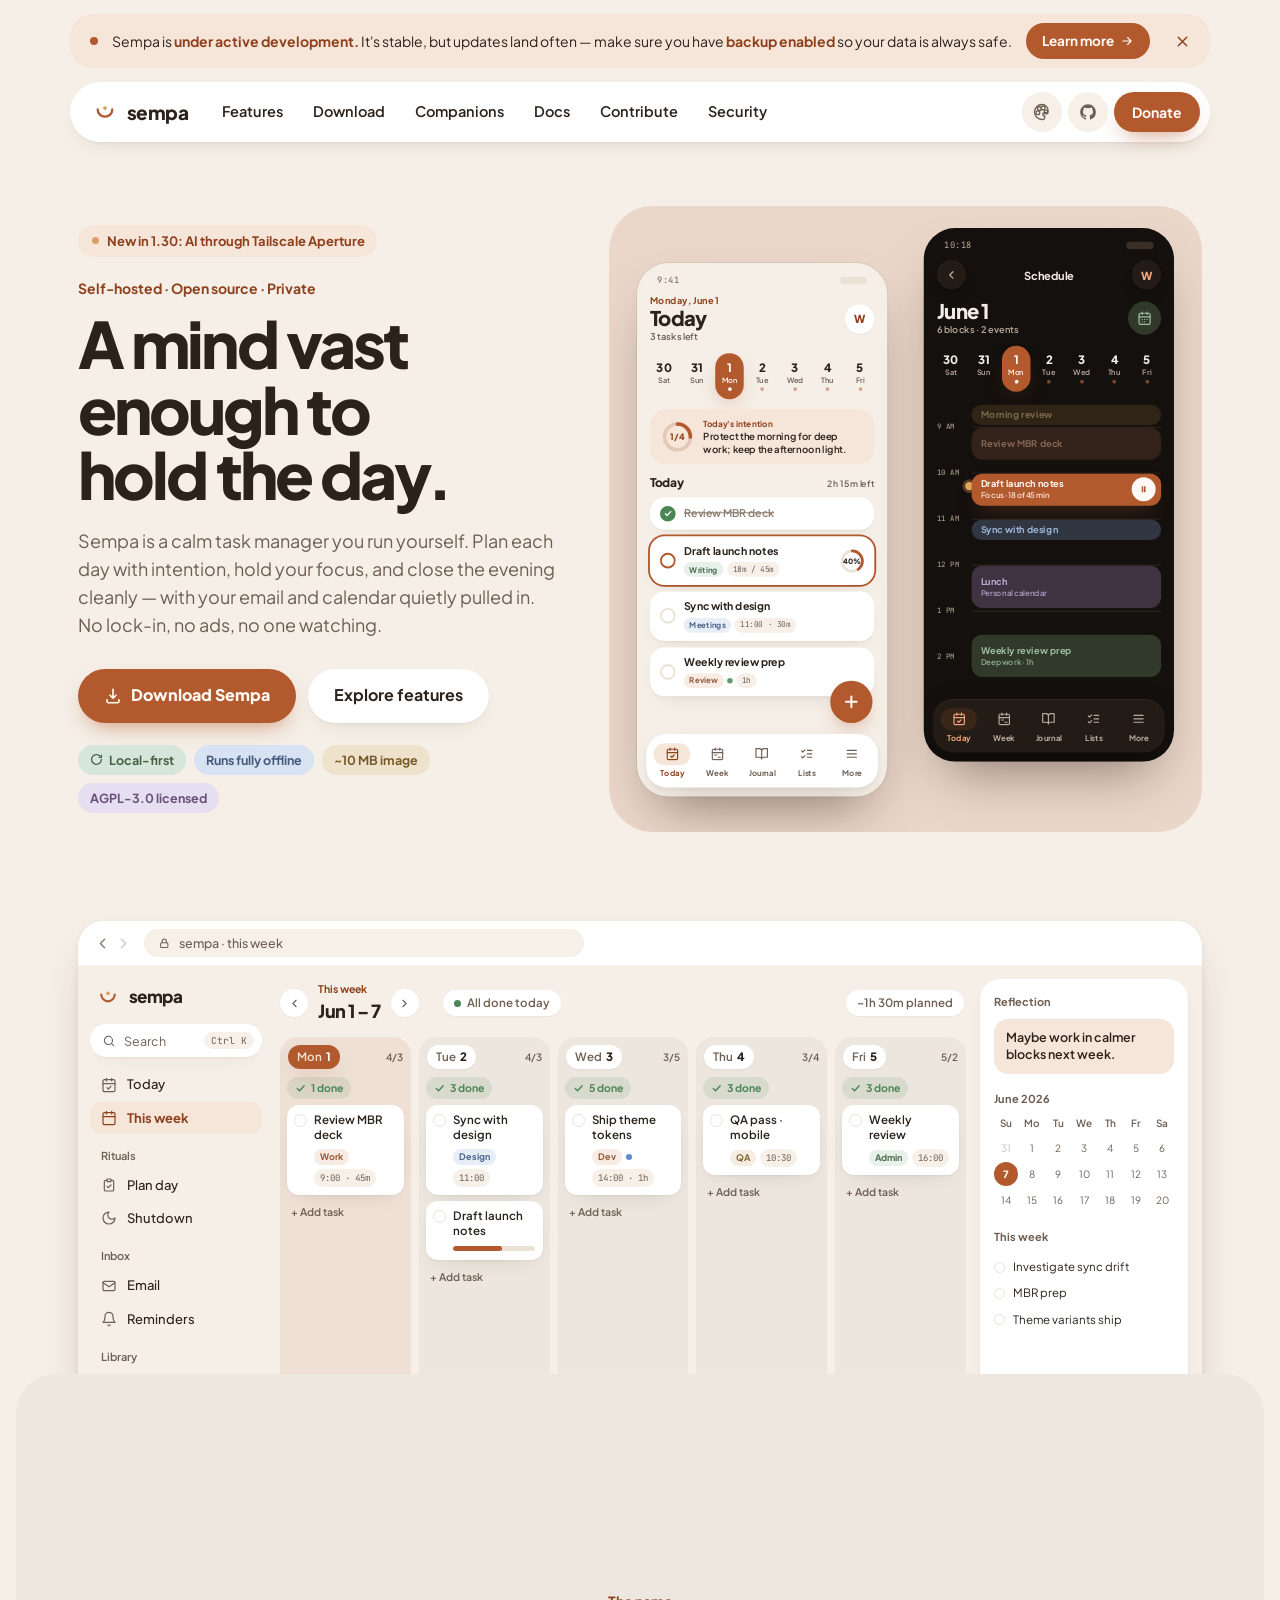
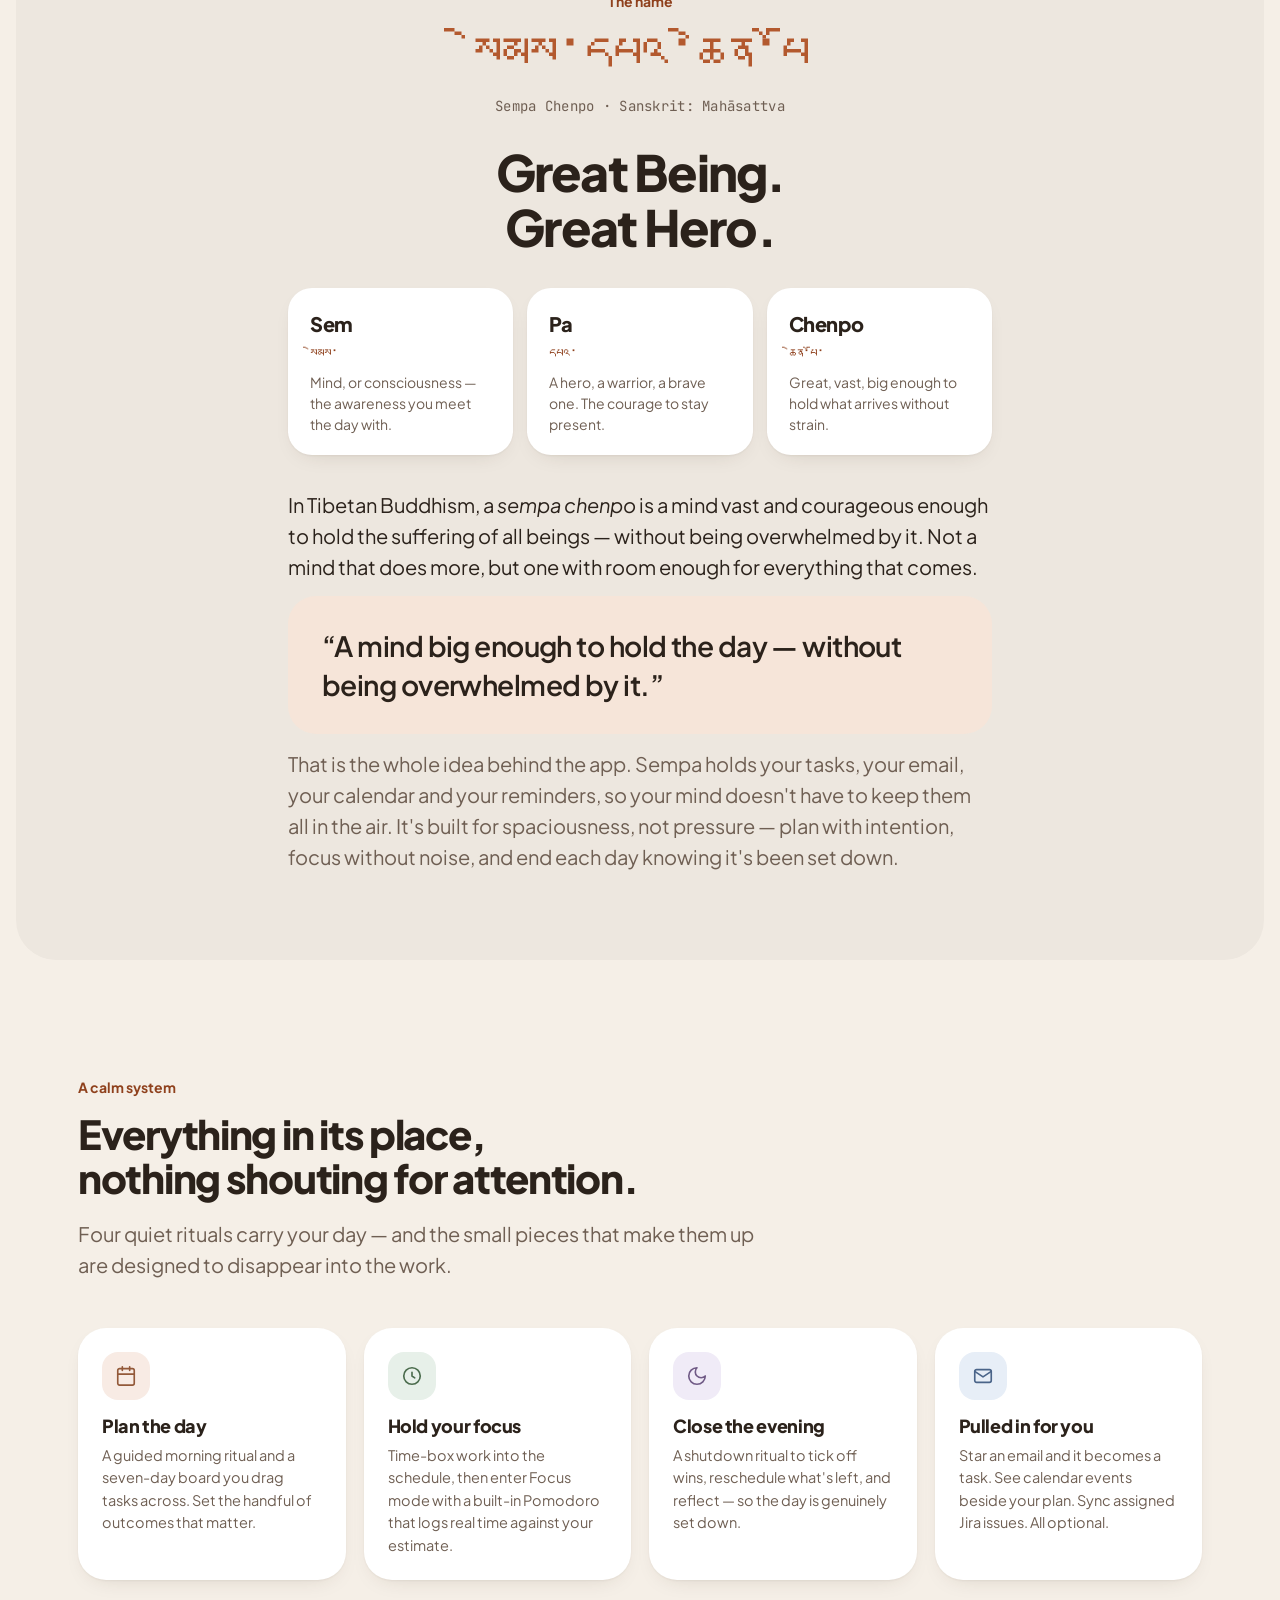
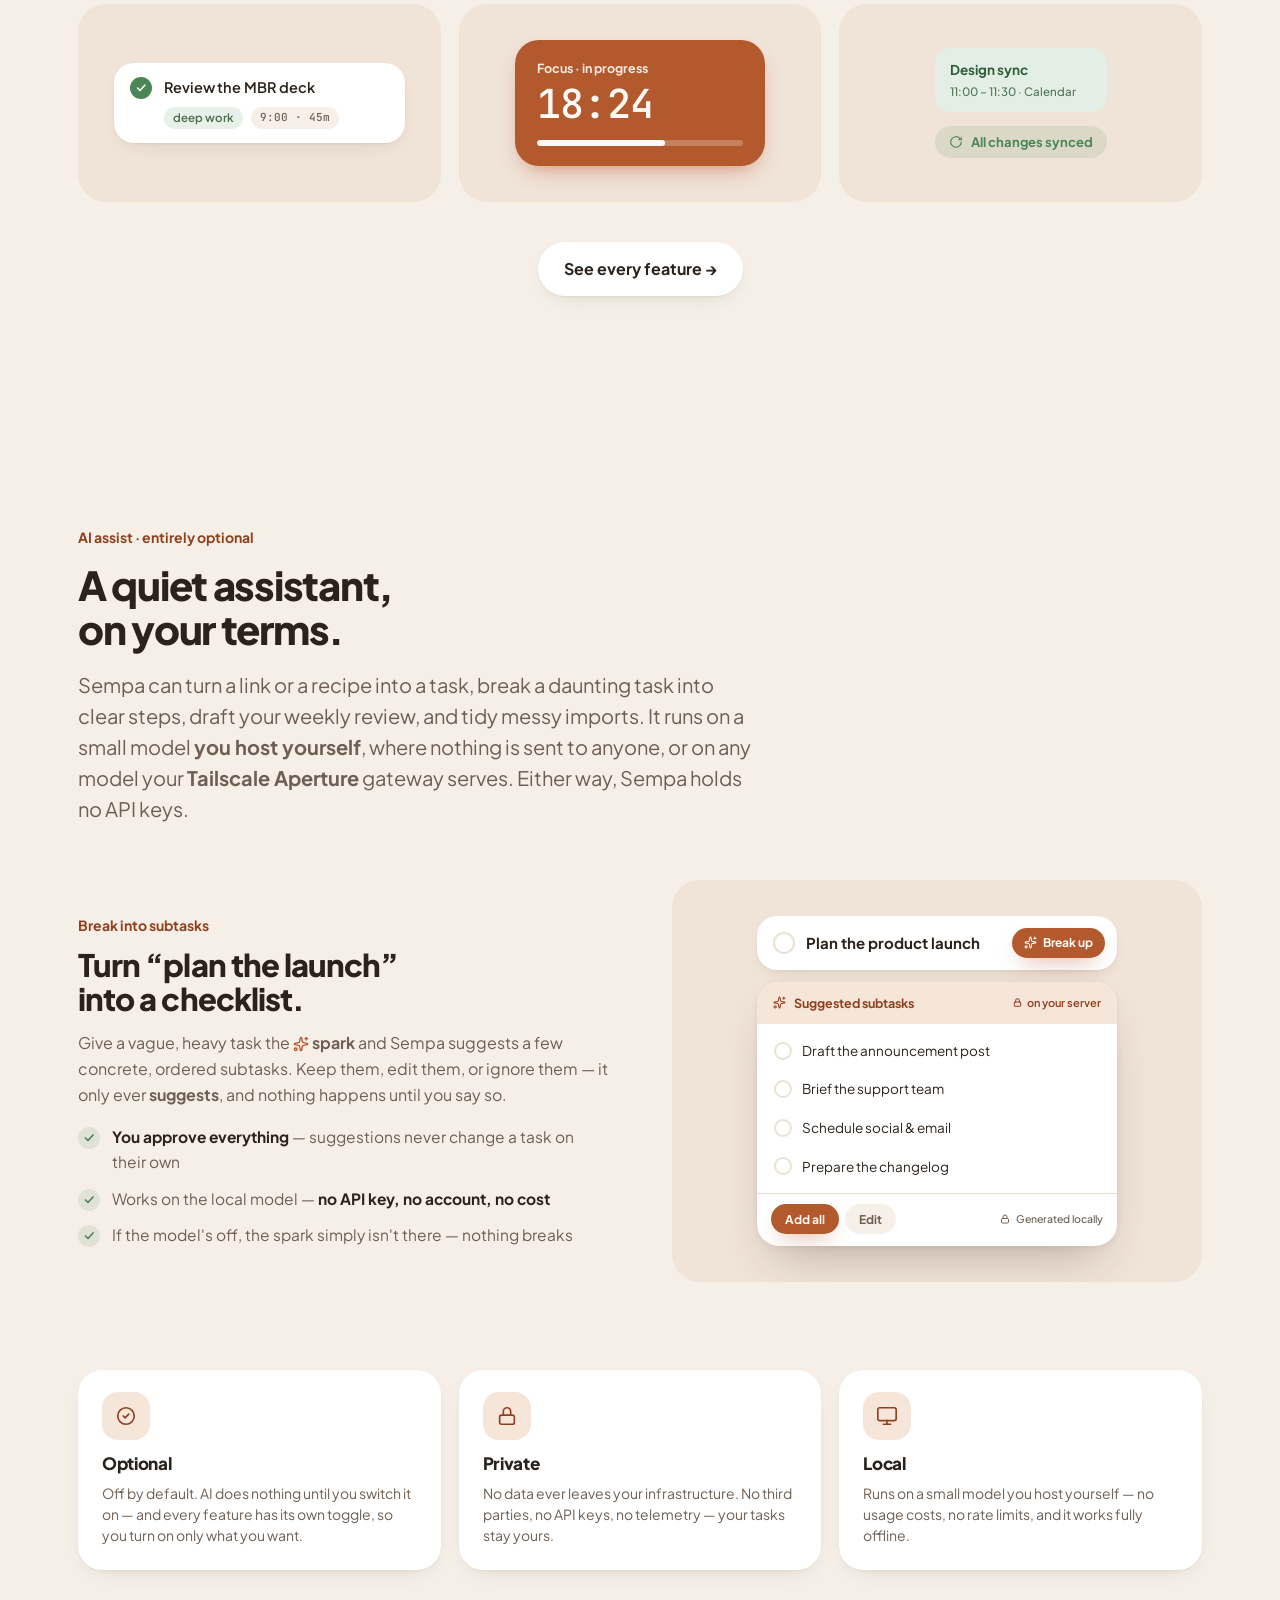
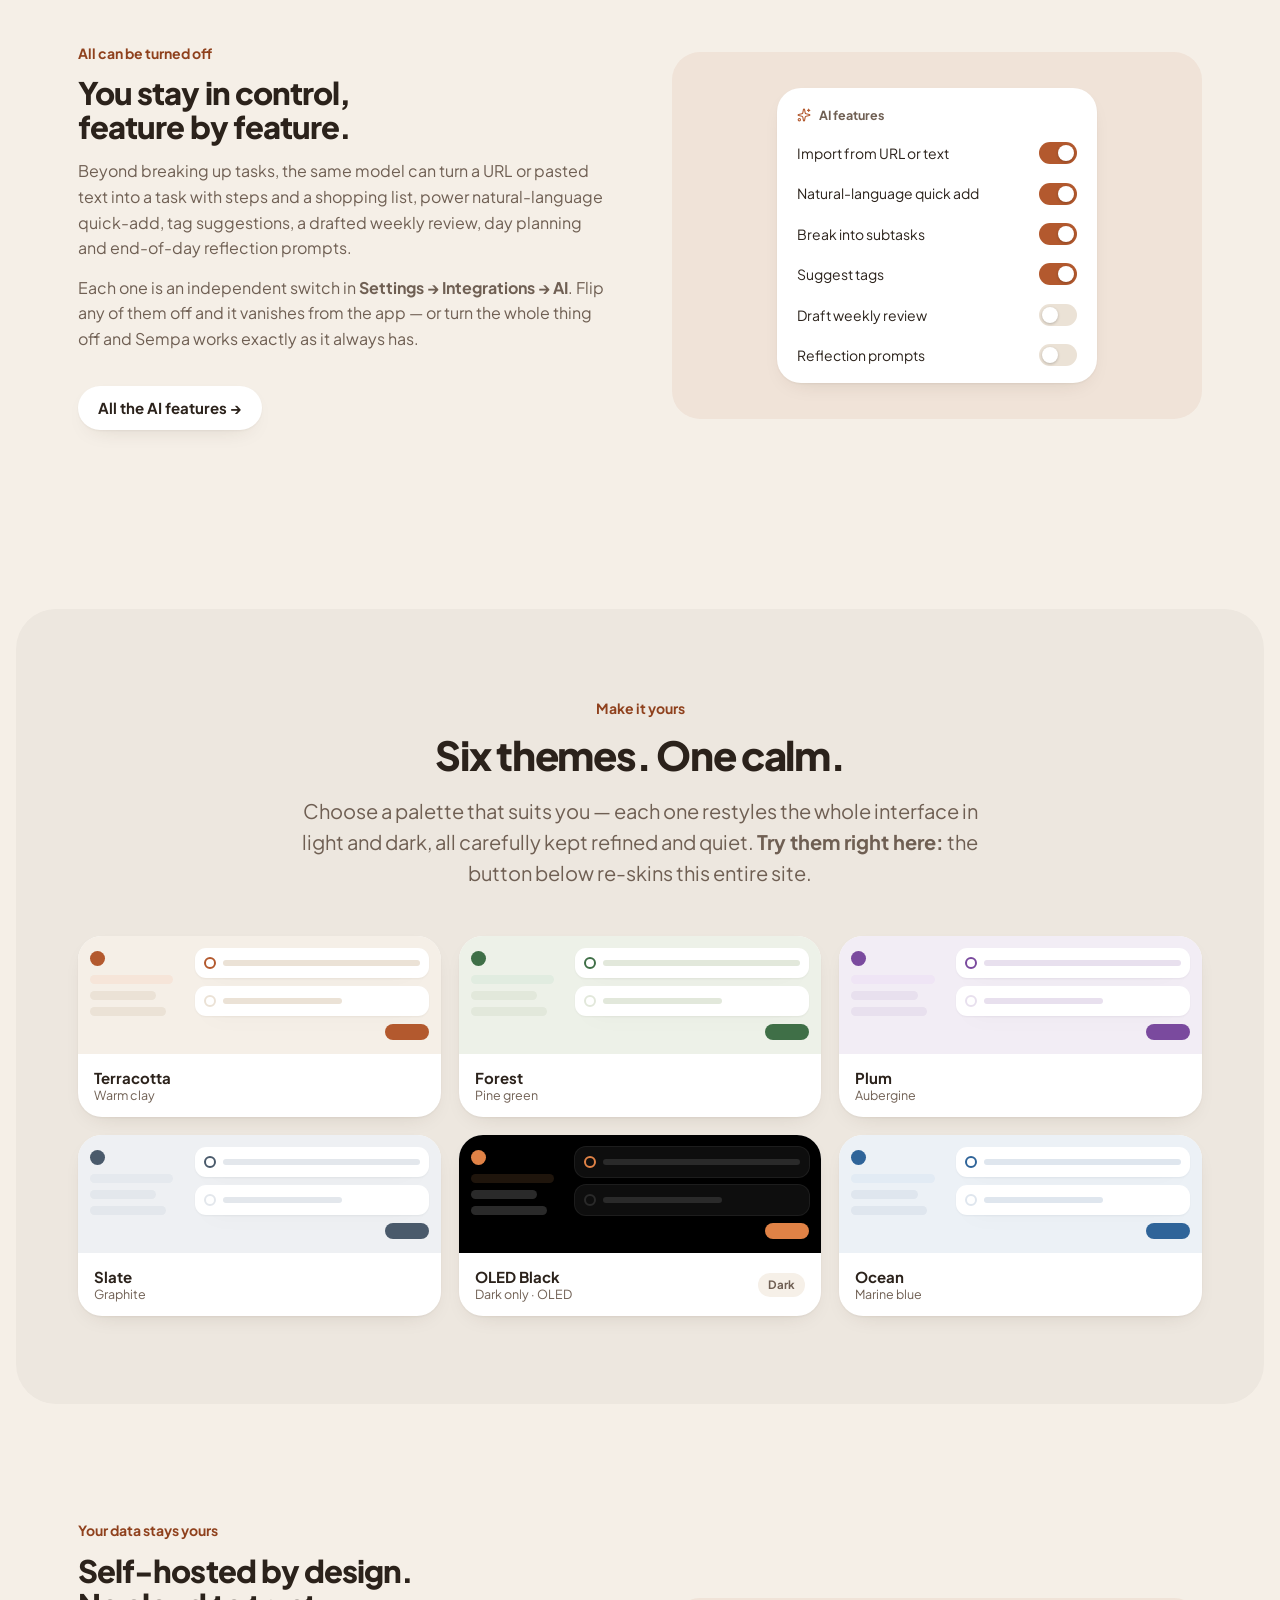
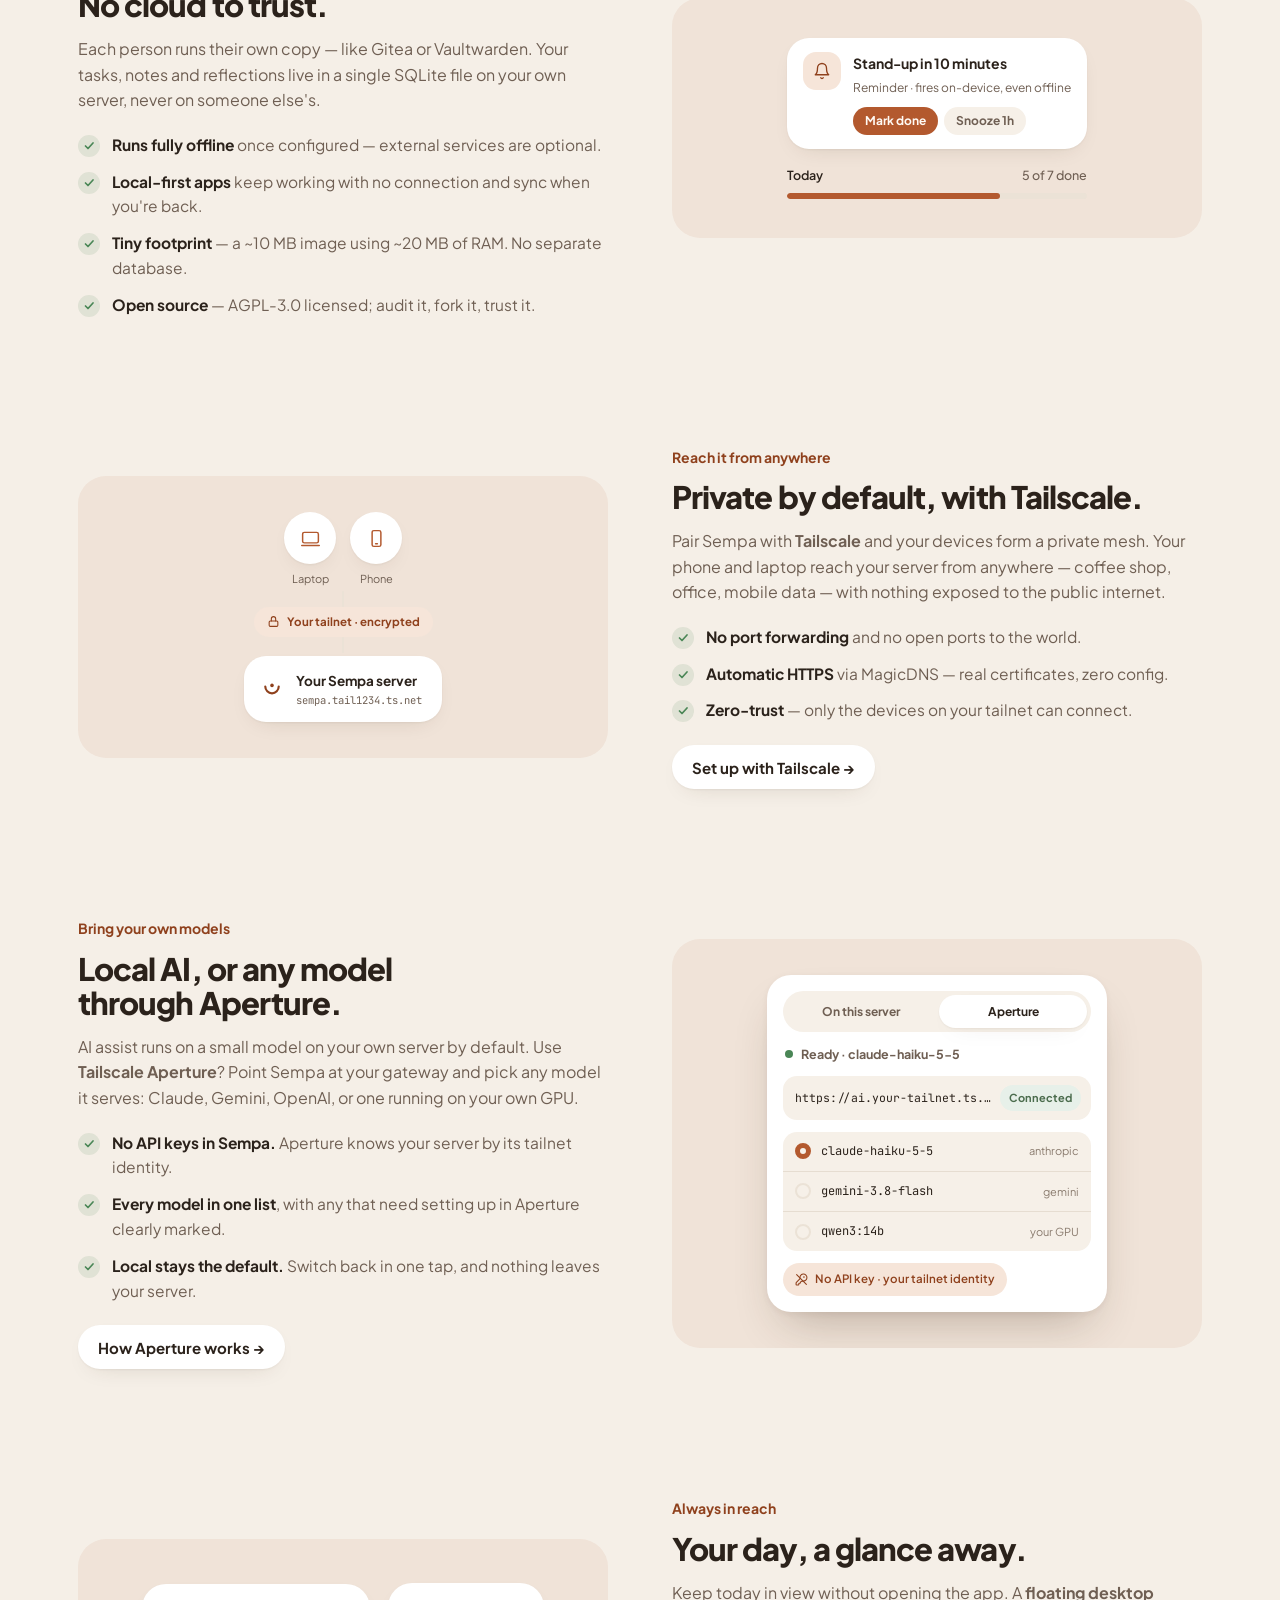
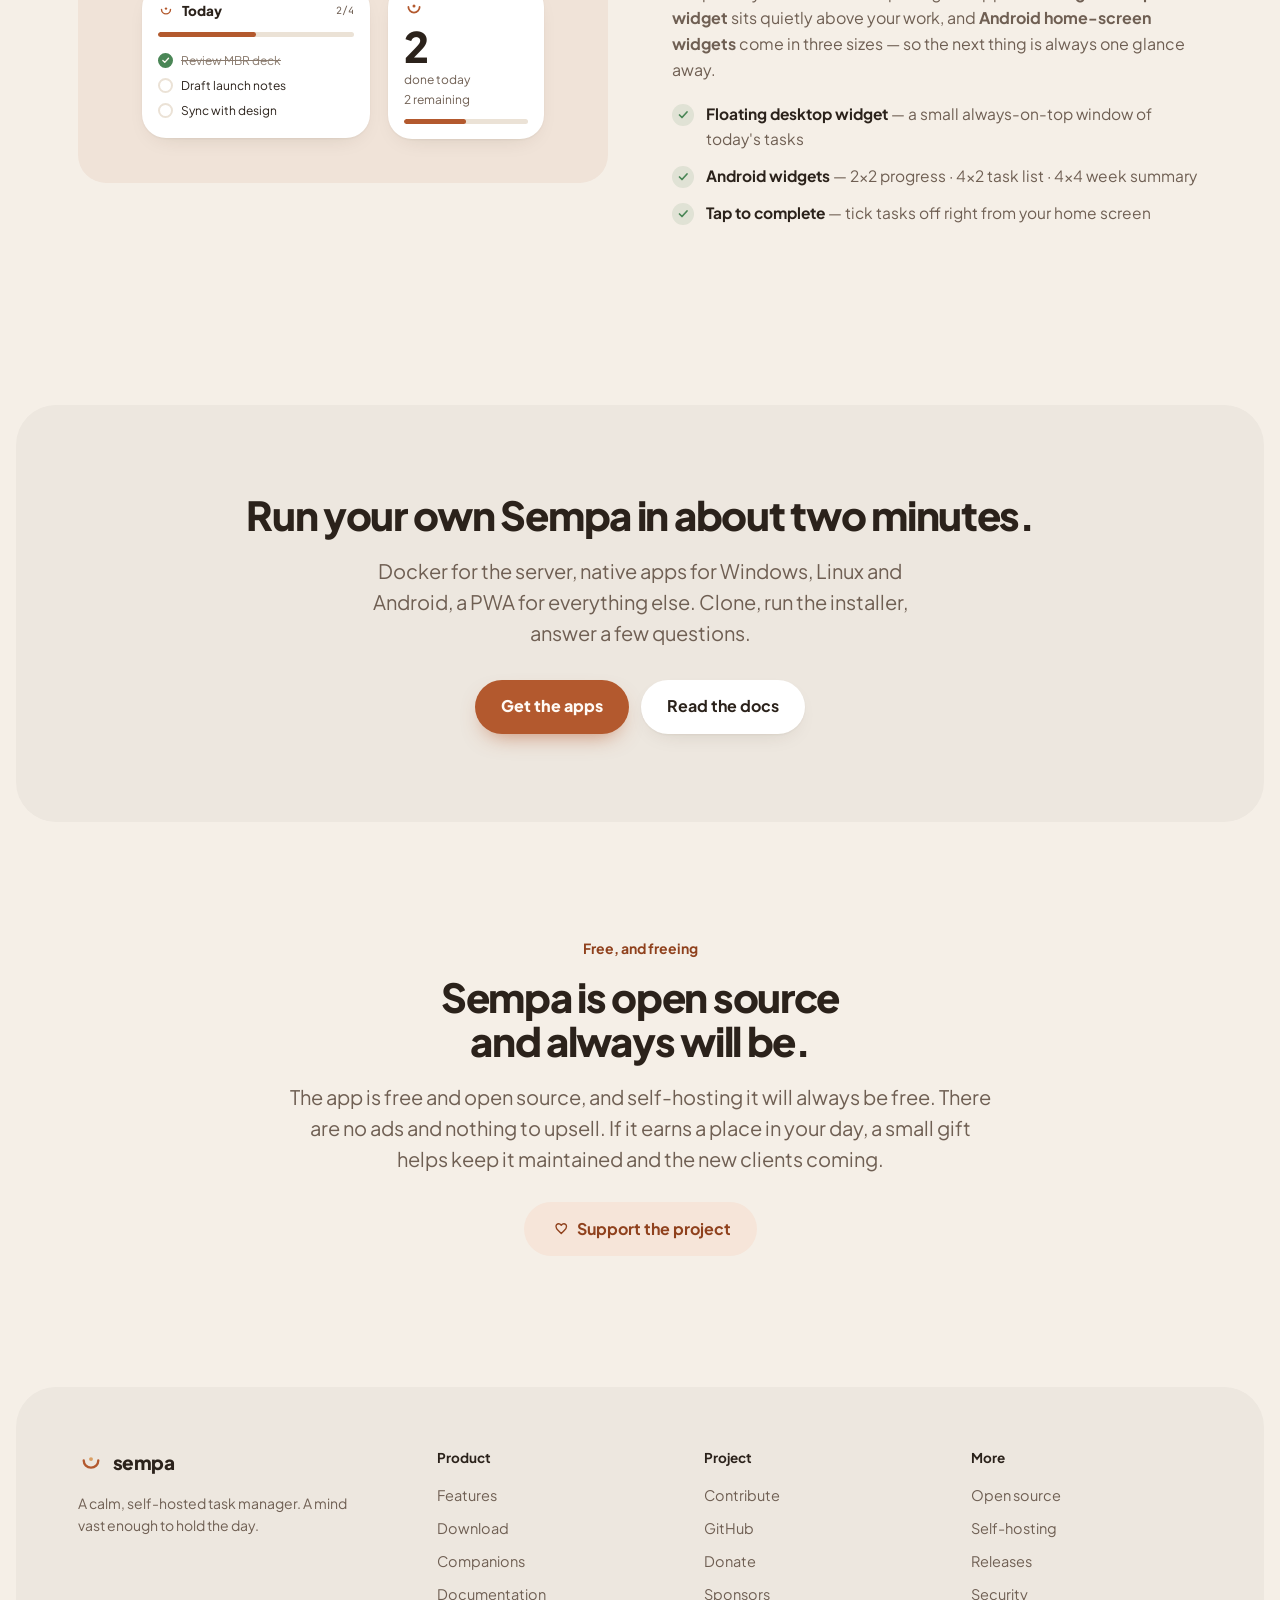
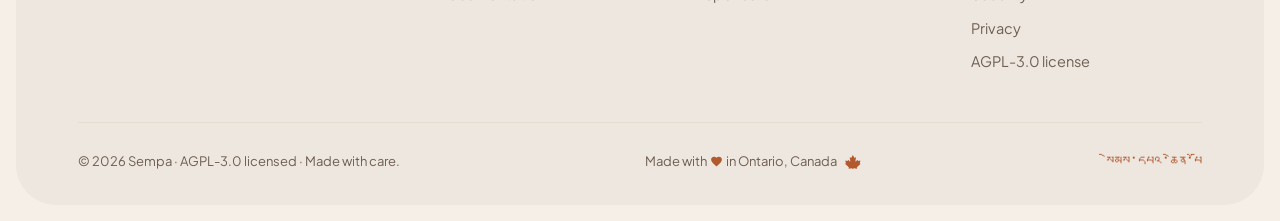
<file: index.html>
<!DOCTYPE html>
<html lang="en" data-theme="terracotta">
<head>
<meta charset="UTF-8"/>
<meta name="viewport" content="width=device-width, initial-scale=1.0"/>
<title>Sempa — a calm, self-hosted task manager</title>
<meta name="description" content="Sempa is a calm, self-hosted, open-source task manager. Plan your day, hold your focus, and close each evening with intention — your data stays on your server."/>
<link rel="preconnect" href="https://fonts.googleapis.com"/>
<link rel="preconnect" href="https://fonts.gstatic.com" crossorigin/>
<link href="https://fonts.googleapis.com/css2?family=Plus+Jakarta+Sans:wght@400;500;600;700;800&family=JetBrains+Mono:wght@400;500;600&display=swap" rel="stylesheet"/>
<script>(function(){try{var t=localStorage.getItem('sempa-site-theme')||'terracotta';var m=localStorage.getItem('sempa-site-mode')||'light';if(t==='oled')m='dark';document.documentElement.setAttribute('data-theme',t);if(m==='dark')document.documentElement.classList.add('dark');}catch(e){}})();</script>
<link rel="icon" href="/favicon.ico?v=3" sizes="any"/>
<link rel="icon" href="/assets/favicon.svg?v=3" type="image/svg+xml"/>
<link rel="icon" type="image/png" sizes="32x32" href="/assets/favicon-32.png?v=3"/>
<link rel="icon" type="image/png" sizes="16x16" href="/assets/favicon-16.png?v=3"/>
<link rel="apple-touch-icon" href="/assets/apple-touch-icon.png?v=3"/>
<link rel="stylesheet" href="assets/site.css"/>
<script src="assets/site.js" defer></script>
</head>
<body>

<!-- ══ DEV BANNER ══ -->
<aside class="dev-banner" id="dev-banner" role="region" aria-label="Project status" hidden>
  <div class="dev-banner-in">
    <span class="db-dot" aria-hidden="true"></span>
    <p>Sempa is <b>under active development.</b> It's stable, but updates land often — make sure you have <b>backup enabled</b> so your data is always safe.</p>
    <a class="db-btn" href="docs.html#active-development">
      Learn more
      <svg viewBox="0 0 24 24" fill="none" stroke="currentColor" stroke-width="2" stroke-linecap="round" stroke-linejoin="round" aria-hidden="true"><path d="M5 12h14M13 6l6 6-6 6"/></svg>
    </a>
    <button class="db-close" id="dev-banner-close" type="button" aria-label="Dismiss banner">
      <svg viewBox="0 0 24 24" fill="none" stroke="currentColor" stroke-width="2" stroke-linecap="round" stroke-linejoin="round" aria-hidden="true"><path d="M18 6 6 18M6 6l12 12"/></svg>
    </button>
  </div>
</aside>

<!-- ══ NAV ══ -->
<header class="nav">
  <div class="nav-in">
    <a class="brand" href="index.html" aria-label="Sempa home">
      <svg viewBox="0 0 100 100" fill="none" aria-hidden="true"><path d="M22,40 a28,28 0 0 0 56,0" stroke="currentColor" stroke-width="9" stroke-linecap="round"/><circle cx="50" cy="35" r="7.5" fill="currentColor"/></svg>
      sempa
    </a>
    <nav class="nav-links" id="nav-links">
      <a href="features.html">Features</a>
      <a href="download.html">Download</a>
      <a href="companions.html">Companions</a>
      <a href="docs.html">Docs</a>
      <a href="contribute.html">Contribute</a>
      <a href="security.html">Security</a>
    </nav>
    <div class="nav-right">
      <div style="position:relative">
        <button class="icon-btn" id="theme-trigger" aria-label="Change theme" title="Theme">
          <svg viewBox="0 0 24 24" fill="none" stroke="currentColor" stroke-width="1.8" stroke-linecap="round" stroke-linejoin="round"><circle cx="13.5" cy="6.5" r="2.5"/><circle cx="17.5" cy="12" r="2.5"/><circle cx="8.5" cy="7.5" r="2.5"/><circle cx="6.5" cy="13" r="2.5"/><path d="M12 22a10 10 0 1 1 0-20 8 8 0 0 1 8 8c0 2-1.5 3-3 3h-2a2 2 0 0 0-1.5 3.3A2 2 0 0 1 12 22Z"/></svg>
        </button>
        <div class="theme-pop" id="theme-pop"></div>
      </div>
      <a class="icon-btn donate-hide" href="https://github.com/moorew/sempa" target="_blank" rel="noopener" aria-label="GitHub repository" title="GitHub">
        <svg viewBox="0 0 24 24" fill="currentColor" aria-hidden="true"><path d="M12 1.5A10.5 10.5 0 0 0 1.5 12c0 4.64 3 8.57 7.18 9.96.53.1.72-.23.72-.5v-1.76c-2.92.63-3.54-1.4-3.54-1.4-.48-1.22-1.17-1.55-1.17-1.55-.95-.65.07-.64.07-.64 1.06.07 1.61 1.09 1.61 1.09.94 1.6 2.46 1.14 3.06.87.1-.68.37-1.14.67-1.4-2.33-.27-4.78-1.16-4.78-5.18 0-1.15.41-2.08 1.08-2.82-.11-.27-.47-1.34.1-2.79 0 0 .88-.28 2.88 1.07a10 10 0 0 1 5.24 0c2-1.35 2.88-1.07 2.88-1.07.57 1.45.21 2.52.1 2.79.67.74 1.08 1.67 1.08 2.82 0 4.03-2.46 4.91-4.8 5.17.38.33.71.97.71 1.96v2.9c0 .28.19.61.73.5A10.5 10.5 0 0 0 22.5 12 10.5 10.5 0 0 0 12 1.5Z"/></svg>
      </a>
      <a class="btn btn-primary btn-sm donate-hide" href="donate.html">Donate</a>
      <button class="icon-btn nav-toggle" id="nav-toggle" aria-label="Menu">
        <svg viewBox="0 0 24 24" fill="none" stroke="currentColor" stroke-width="1.8" stroke-linecap="round"><path d="M3 6h18M3 12h18M3 18h18"/></svg>
      </button>
    </div>
  </div>
</header>

<!-- ══ HERO ══ -->
<section class="hero">
  <div class="wrap">
    <div class="hero-grid">
      <div class="hero-copy">
        <a class="new-badge reveal" href="#aperture"><span class="nb-dot" aria-hidden="true"></span>New in 1.30: AI through Tailscale Aperture</a>
        <p class="eyebrow reveal">Self-hosted · Open source · Private</p>
        <h1 class="display reveal">A mind vast enough to hold the day.</h1>
        <p class="lede reveal">Sempa is a calm task manager you run yourself. Plan each day with intention, hold your focus, and close the evening cleanly — with your email and calendar quietly pulled in. No lock-in, no ads, no one watching.</p>
        <div class="hero-cta reveal">
          <a class="btn btn-primary btn-lg" href="download.html">
            <svg viewBox="0 0 24 24" fill="none" stroke="currentColor" stroke-width="2.2" stroke-linecap="round" stroke-linejoin="round"><path d="M12 3v12m0 0 4-4m-4 4-4-4M4 17v2a2 2 0 0 0 2 2h12a2 2 0 0 0 2-2v-2"/></svg>
            Download Sempa
          </a>
          <a class="btn btn-ghost btn-lg" href="features.html">Explore features</a>
        </div>
        <p class="hero-pills reveal">
          <span class="hp tint tint-strong hue-sage"><svg viewBox="0 0 24 24" fill="none" stroke="currentColor" stroke-width="2.4" stroke-linecap="round" stroke-linejoin="round" aria-hidden="true"><path d="M21 12a9 9 0 1 1-2.6-6.4"/><path d="M21 4v4h-4"/></svg>Local-first</span>
          <span class="hp tint tint-strong hue-sky">Runs fully offline</span>
          <span class="hp tint tint-strong hue-honey">~10 MB image</span>
          <span class="hp tint tint-strong hue-lilac">AGPL-3.0 licensed</span>
        </p>
      </div>

      <!-- Two live, themeable phones: Today in the site's mode, Schedule in the other -->
      <div class="hero-phones reveal" role="img" aria-label="Sempa on Android: the Today list and the day's schedule, one in light mode and one in dark">
       <div class="hp-in">
        <div class="phone ph-a" aria-hidden="true">
          <div class="ph-status"><span>9:41</span><i></i></div>
          <div class="ph-body">
            <div class="ph-head">
              <div><div class="ph-eb">Monday, June 1</div><b>Today</b><small>3 tasks left</small></div>
              <span class="ph-av">W</span>
            </div>
            <div class="ph-days">
              <span class="ph-day"><b>30</b><span>Sat</span><i class="no"></i></span>
              <span class="ph-day"><b>31</b><span>Sun</span><i class="no"></i></span>
              <span class="ph-day on"><b>1</b><span>Mon</span><i></i></span>
              <span class="ph-day"><b>2</b><span>Tue</span><i></i></span>
              <span class="ph-day"><b>3</b><span>Wed</span><i></i></span>
              <span class="ph-day"><b>4</b><span>Thu</span><i></i></span>
              <span class="ph-day"><b>5</b><span>Fri</span><i></i></span>
            </div>
            <div class="ph-int">
              <svg class="ph-ring" viewBox="0 0 36 36"><circle class="rt" cx="18" cy="18" r="14" fill="none" stroke-width="4"/><circle class="rv" cx="18" cy="18" r="14" fill="none" stroke-width="4" stroke-linecap="round" stroke-dasharray="22 88" transform="rotate(-90 18 18)"/><text x="18" y="21.3" text-anchor="middle">1/4</text></svg>
              <div><div class="k">Today's intention</div><div class="v">Protect the morning for deep work; keep the afternoon light.</div></div>
            </div>
            <div class="ph-sh"><b>Today</b><span>2h 15m left</span></div>
            <div class="ph-list">
              <div class="ph-card"><span class="ph-ck done"><svg viewBox="0 0 24 24" fill="none" stroke="currentColor" stroke-width="4" stroke-linecap="round" stroke-linejoin="round"><path d="m5 12 5 5L20 6"/></svg></span><div class="ph-tx"><span class="ph-t done">Review MBR deck</span></div></div>
              <div class="ph-card now"><span class="ph-ck on"></span><div class="ph-tx"><span class="ph-t">Draft launch notes</span><span class="ph-meta"><span class="ph-tag tint hue-sage">Writing</span><span class="ph-chip">18m / 45m</span></span></div><svg class="ph-pct" viewBox="0 0 28 28"><circle class="rt" cx="14" cy="14" r="11" fill="none" stroke-width="3"/><circle class="rv" cx="14" cy="14" r="11" fill="none" stroke-width="3" stroke-linecap="round" stroke-dasharray="27.6 69.1" transform="rotate(-90 14 14)"/><text x="14" y="16.8" text-anchor="middle">40%</text></svg></div>
              <div class="ph-card"><span class="ph-ck"></span><div class="ph-tx"><span class="ph-t">Sync with design</span><span class="ph-meta"><span class="ph-tag tint hue-sky">Meetings</span><span class="ph-chip">11:00 · 30m</span></span></div></div>
              <div class="ph-card"><span class="ph-ck"></span><div class="ph-tx"><span class="ph-t">Weekly review prep</span><span class="ph-meta"><span class="ph-tag tint hue-clay">Review</span><i class="hue-sage"></i><span class="ph-chip">1h</span></span></div></div>
            </div>
          </div>
          <div class="ph-fab"><svg viewBox="0 0 24 24" fill="none" stroke="currentColor" stroke-width="2.6" stroke-linecap="round"><path d="M12 5v14M5 12h14"/></svg></div>
          <div class="ph-tabs">
            <span class="ph-tab on"><span><svg viewBox="0 0 24 24" fill="none" stroke="currentColor" stroke-width="2" stroke-linecap="round" stroke-linejoin="round"><rect x="3" y="4" width="18" height="18" rx="2"/><path d="M8 2v4M16 2v4M3 10h18"/><path d="m9 16 2 2 4-4"/></svg></span>Today</span>
            <span class="ph-tab"><span><svg viewBox="0 0 24 24" fill="none" stroke="currentColor" stroke-width="2" stroke-linecap="round" stroke-linejoin="round"><rect x="3" y="4" width="18" height="18" rx="2"/><path d="M8 2v4M16 2v4M3 10h18M7 14h4M13 18h4"/></svg></span>Week</span>
            <span class="ph-tab"><span><svg viewBox="0 0 24 24" fill="none" stroke="currentColor" stroke-width="2" stroke-linecap="round" stroke-linejoin="round"><path d="M2 3h6a4 4 0 0 1 4 4v14a3 3 0 0 0-3-3H2zM22 3h-6a4 4 0 0 0-4 4v14a3 3 0 0 1 3-3h7z"/></svg></span>Journal</span>
            <span class="ph-tab"><span><svg viewBox="0 0 24 24" fill="none" stroke="currentColor" stroke-width="2" stroke-linecap="round" stroke-linejoin="round"><path d="m3 17 2 2 4-4M3 7l2 2 4-4M13 6h8M13 12h8M13 18h8"/></svg></span>Lists</span>
            <span class="ph-tab"><span><svg viewBox="0 0 24 24" fill="none" stroke="currentColor" stroke-width="2" stroke-linecap="round"><path d="M4 6h16M4 12h16M4 18h16"/></svg></span>More</span>
          </div>
        </div>

        <div class="phone ph-b dark" data-theme="terracotta" data-theme-flip aria-hidden="true">
          <div class="ph-status"><span>10:18</span><i></i></div>
          <div class="ph-body">
            <div class="ph-top">
              <span class="ph-rb"><svg viewBox="0 0 24 24" fill="none" stroke="currentColor" stroke-width="2.4" stroke-linecap="round" stroke-linejoin="round"><path d="m15 18-6-6 6-6"/></svg></span>
              <span class="ttl">Schedule</span>
              <span class="ph-av">W</span>
            </div>
            <div class="ph-head">
              <div><b>June 1</b><small>6 blocks · 2 events</small></div>
              <span class="ph-calbtn tint hue-sage"><svg viewBox="0 0 24 24" fill="none" stroke="currentColor" stroke-width="2" stroke-linecap="round" stroke-linejoin="round"><rect x="3" y="4" width="18" height="18" rx="2"/><path d="M8 2v4M16 2v4M3 10h18M8 14h.01M12 14h.01M16 14h.01M8 18h.01M12 18h.01"/></svg></span>
            </div>
            <div class="ph-days">
              <span class="ph-day"><b>30</b><span>Sat</span><i class="no"></i></span>
              <span class="ph-day"><b>31</b><span>Sun</span><i class="no"></i></span>
              <span class="ph-day on"><b>1</b><span>Mon</span><i></i></span>
              <span class="ph-day"><b>2</b><span>Tue</span><i></i></span>
              <span class="ph-day"><b>3</b><span>Wed</span><i></i></span>
              <span class="ph-day"><b>4</b><span>Thu</span><i></i></span>
              <span class="ph-day"><b>5</b><span>Fri</span><i></i></span>
            </div>
            <div class="ph-tl">
              <div class="ph-hr" style="top:20px"><span>9 AM</span><i></i></div>
              <div class="ph-hr" style="top:70px"><span>10 AM</span><i></i></div>
              <div class="ph-hr" style="top:120px"><span>11 AM</span><i></i></div>
              <div class="ph-hr" style="top:170px"><span>12 PM</span><i></i></div>
              <div class="ph-hr" style="top:220px"><span>1 PM</span><i></i></div>
              <div class="ph-hr" style="top:270px"><span>2 PM</span><i></i></div>
              <div class="ph-blk tint hue-honey done" style="top:1px;height:22px"><div><span class="bt">Morning review</span></div></div>
              <div class="ph-blk tint hue-clay done" style="top:26px;height:35px"><div><span class="bt">Review MBR deck</span></div></div>
              <div class="ph-blk now" style="top:76px;height:35px"><div><span class="bt">Draft launch notes</span><span class="bs">Focus · 18 of 45 min</span></div><span class="pause"><svg viewBox="0 0 24 24" fill="currentColor"><path d="M7 4h4v16H7zM13 4h4v16h-4z"/></svg></span></div>
              <div class="ph-blk tint hue-sky" style="top:126px;height:22px"><div><span class="bt">Sync with design</span></div></div>
              <div class="ph-blk tint hue-lilac" style="top:176px;height:46px"><div><span class="bt">Lunch</span><span class="bs">Personal calendar</span></div></div>
              <div class="ph-blk tint hue-sage" style="top:251px;height:46px"><div><span class="bt">Weekly review prep</span><span class="bs">Deep work · 1h</span></div></div>
              <div class="ph-now" style="top:85px"><b></b><i></i></div>
            </div>
          </div>
          <div class="ph-tabs">
            <span class="ph-tab on"><span><svg viewBox="0 0 24 24" fill="none" stroke="currentColor" stroke-width="2" stroke-linecap="round" stroke-linejoin="round"><rect x="3" y="4" width="18" height="18" rx="2"/><path d="M8 2v4M16 2v4M3 10h18"/><path d="m9 16 2 2 4-4"/></svg></span>Today</span>
            <span class="ph-tab"><span><svg viewBox="0 0 24 24" fill="none" stroke="currentColor" stroke-width="2" stroke-linecap="round" stroke-linejoin="round"><rect x="3" y="4" width="18" height="18" rx="2"/><path d="M8 2v4M16 2v4M3 10h18M7 14h4M13 18h4"/></svg></span>Week</span>
            <span class="ph-tab"><span><svg viewBox="0 0 24 24" fill="none" stroke="currentColor" stroke-width="2" stroke-linecap="round" stroke-linejoin="round"><path d="M2 3h6a4 4 0 0 1 4 4v14a3 3 0 0 0-3-3H2zM22 3h-6a4 4 0 0 0-4 4v14a3 3 0 0 1 3-3h7z"/></svg></span>Journal</span>
            <span class="ph-tab"><span><svg viewBox="0 0 24 24" fill="none" stroke="currentColor" stroke-width="2" stroke-linecap="round" stroke-linejoin="round"><path d="m3 17 2 2 4-4M3 7l2 2 4-4M13 6h8M13 12h8M13 18h8"/></svg></span>Lists</span>
            <span class="ph-tab"><span><svg viewBox="0 0 24 24" fill="none" stroke="currentColor" stroke-width="2" stroke-linecap="round"><path d="M4 6h16M4 12h16M4 18h16"/></svg></span>More</span>
          </div>
        </div>
       </div>
        <script>(function(){try{var r=document.documentElement,p=document.querySelector('[data-theme-flip]'),t=r.getAttribute('data-theme')||'terracotta';p.setAttribute('data-theme',t);p.classList.toggle('dark',t==='oled'||!r.classList.contains('dark'));}catch(e){}})();</script>
      </div>
    </div>
  </div>
  <div class="wrap hero-stage">
    <div class="appshot reveal" role="img" aria-label="Sempa week view — a calm Kanban across seven days with a reflection and calendar panel">
      <div class="as-bar">
        <span class="as-chrome-nav">
          <svg viewBox="0 0 24 24" fill="none" stroke="currentColor" stroke-width="2" stroke-linecap="round" stroke-linejoin="round" aria-hidden="true"><path d="M15 18l-6-6 6-6"/></svg>
          <svg viewBox="0 0 24 24" fill="none" stroke="currentColor" stroke-width="2" stroke-linecap="round" stroke-linejoin="round" aria-hidden="true"><path d="M9 18l6-6-6-6"/></svg>
        </span>
        <div class="as-omni">
          <svg viewBox="0 0 24 24" fill="none" stroke="currentColor" stroke-width="2" stroke-linecap="round" stroke-linejoin="round" aria-hidden="true"><rect x="5" y="11" width="14" height="9" rx="2"/><path d="M8 11V8a4 4 0 0 1 8 0v3"/></svg>
          <span>sempa · this week</span>
        </div>
      </div>
      <div class="as-body">
        <aside class="as-rail">
          <div class="as-logo"><svg viewBox="0 0 100 100" fill="none"><path d="M22,40 a28,28 0 0 0 56,0" stroke="currentColor" stroke-width="9" stroke-linecap="round"/><circle cx="50" cy="35" r="7.5" fill="currentColor"/></svg><b>sempa</b></div>
          <nav class="as-nav">
            <div class="as-search"><svg viewBox="0 0 24 24" fill="none" stroke="currentColor" stroke-width="1.8" stroke-linecap="round" stroke-linejoin="round"><circle cx="11" cy="11" r="7"/><path d="m20 20-3.5-3.5"/></svg><span>Search</span><kbd>Ctrl K</kbd></div>
            <div class="as-i"><svg viewBox="0 0 24 24" fill="none" stroke="currentColor" stroke-width="1.8" stroke-linecap="round" stroke-linejoin="round"><rect x="3" y="4" width="18" height="18" rx="2"/><path d="M8 2v4M16 2v4M3 10h18"/><path d="m9 16 2 2 4-4"/></svg><span>Today</span></div>
            <div class="as-i on"><svg viewBox="0 0 24 24" fill="none" stroke="currentColor" stroke-width="1.8" stroke-linecap="round" stroke-linejoin="round"><rect x="3" y="4" width="18" height="18" rx="2"/><path d="M8 2v4M16 2v4M3 10h18"/></svg><span>This week</span></div>
            <div class="as-sec">Rituals</div>
            <div class="as-i"><svg viewBox="0 0 24 24" fill="none" stroke="currentColor" stroke-width="1.8" stroke-linecap="round" stroke-linejoin="round"><path d="M9 5H7a2 2 0 0 0-2 2v12a2 2 0 0 0 2 2h10a2 2 0 0 0 2-2V7a2 2 0 0 0-2-2h-2"/><rect x="9" y="3" width="6" height="4" rx="1"/><path d="m9 14 2 2 4-4"/></svg><span>Plan day</span></div>
            <div class="as-i"><svg viewBox="0 0 24 24" fill="none" stroke="currentColor" stroke-width="1.8" stroke-linecap="round" stroke-linejoin="round"><path d="M12 3a6 6 0 0 0 9 9 9 9 0 1 1-9-9Z"/></svg><span>Shutdown</span></div>
            <div class="as-sec">Inbox</div>
            <div class="as-i"><svg viewBox="0 0 24 24" fill="none" stroke="currentColor" stroke-width="1.8" stroke-linecap="round" stroke-linejoin="round"><rect x="3" y="5" width="18" height="14" rx="2"/><path d="m3 7 9 6 9-6"/></svg><span>Email</span></div>
            <div class="as-i"><svg viewBox="0 0 24 24" fill="none" stroke="currentColor" stroke-width="1.8" stroke-linecap="round" stroke-linejoin="round"><path d="M6 8a6 6 0 0 1 12 0c0 7 3 9 3 9H3s3-2 3-9"/><path d="M10.3 21a1.94 1.94 0 0 0 3.4 0"/></svg><span>Reminders</span></div>
            <div class="as-sec">Library</div>
            <div class="as-i"><svg viewBox="0 0 24 24" fill="none" stroke="currentColor" stroke-width="1.8" stroke-linecap="round" stroke-linejoin="round"><path d="m12 2 9 5-9 5-9-5 9-5Z"/><path d="m3 12 9 5 9-5"/></svg><span>Backlog</span></div>
            <div class="as-i"><svg viewBox="0 0 24 24" fill="none" stroke="currentColor" stroke-width="1.8" stroke-linecap="round" stroke-linejoin="round"><path d="M4 19.5A2.5 2.5 0 0 1 6.5 17H20"/><path d="M6.5 2H20v20H6.5A2.5 2.5 0 0 1 4 19.5v-15A2.5 2.5 0 0 1 6.5 2Z"/></svg><span>Journal</span></div>
            <div class="as-foot">
              <span class="as-ib"><svg viewBox="0 0 24 24" fill="none" stroke="currentColor" stroke-width="1.8" stroke-linecap="round"><path d="M4 6h10M18 6h2M4 12h2M10 12h10M4 18h12M20 18h0"/><circle cx="16" cy="6" r="2"/><circle cx="8" cy="12" r="2"/><circle cx="18" cy="18" r="2"/></svg></span>
              <span class="as-ib"><svg viewBox="0 0 24 24" fill="none" stroke="currentColor" stroke-width="1.8" stroke-linecap="round" stroke-linejoin="round"><path d="M12 3a6 6 0 0 0 9 9 9 9 0 1 1-9-9Z"/></svg></span>
              <span class="as-ib"><svg viewBox="0 0 24 24" fill="none" stroke="currentColor" stroke-width="1.8" stroke-linecap="round" stroke-linejoin="round"><rect x="3" y="3" width="7" height="7" rx="1"/><rect x="14" y="3" width="7" height="7" rx="1"/><rect x="14" y="14" width="7" height="7" rx="1"/><rect x="3" y="14" width="7" height="7" rx="1"/></svg></span>
              <span class="as-av">W</span>
            </div>
          </nav>
        </aside>
        <div class="as-main">
          <div class="as-top">
            <span class="as-arw"><svg viewBox="0 0 24 24" fill="none" stroke="currentColor" stroke-width="2" stroke-linecap="round" stroke-linejoin="round"><path d="m15 18-6-6 6-6"/></svg></span>
            <div class="as-wk"><div><div class="eb">This week</div><b>Jun 1 – 7</b></div></div>
            <span class="as-arw"><svg viewBox="0 0 24 24" fill="none" stroke="currentColor" stroke-width="2" stroke-linecap="round" stroke-linejoin="round"><path d="m9 18 6-6-6-6"/></svg></span>
            <span class="as-chip" style="margin-left:14px"><span class="d"></span>All done today</span>
            <span class="as-chip" style="margin-left:auto">~1h 30m planned</span>
          </div>
          <div class="as-week">
            <div class="as-col is-today">
              <div class="as-dh"><span class="as-day"><span class="dow">Mon</span><span class="dn">1</span></span><span class="fr">4/3</span></div>
              <div class="as-done"><svg viewBox="0 0 24 24" fill="none" stroke="currentColor" stroke-width="3" stroke-linecap="round" stroke-linejoin="round"><path d="m5 12 5 5L20 6"/></svg>1 done</div>
              <div class="as-card"><span class="as-ck"></span><div><div class="t">Review MBR deck</div><div class="m"><b class="tint hue-clay">Work</b><span>9:00 · 45m</span></div></div></div>
              <div class="as-add">+ Add task</div>
            </div>
            <div class="as-col">
              <div class="as-dh"><span class="as-day"><span class="dow">Tue</span><span class="dn">2</span></span><span class="fr">4/3</span></div>
              <div class="as-done"><svg viewBox="0 0 24 24" fill="none" stroke="currentColor" stroke-width="3" stroke-linecap="round" stroke-linejoin="round"><path d="m5 12 5 5L20 6"/></svg>3 done</div>
              <div class="as-card"><span class="as-ck"></span><div><div class="t">Sync with design</div><div class="m"><b class="tint hue-sky">Design</b><span>11:00</span></div></div></div>
              <div class="as-card"><span class="as-ck"></span><div><div class="t">Draft launch notes</div><div class="as-track"><i style="width:60%"></i></div></div></div>
              <div class="as-add">+ Add task</div>
            </div>
            <div class="as-col">
              <div class="as-dh"><span class="as-day"><span class="dow">Wed</span><span class="dn">3</span></span><span class="fr">3/5</span></div>
              <div class="as-done"><svg viewBox="0 0 24 24" fill="none" stroke="currentColor" stroke-width="3" stroke-linecap="round" stroke-linejoin="round"><path d="m5 12 5 5L20 6"/></svg>5 done</div>
              <div class="as-card"><span class="as-ck"></span><div><div class="t">Ship theme tokens</div><div class="m"><b class="tint hue-clay">Dev</b><i class="hue-sky"></i><span>14:00 · 1h</span></div></div></div>
              <div class="as-add">+ Add task</div>
            </div>
            <div class="as-col">
              <div class="as-dh"><span class="as-day"><span class="dow">Thu</span><span class="dn">4</span></span><span class="fr">3/4</span></div>
              <div class="as-done"><svg viewBox="0 0 24 24" fill="none" stroke="currentColor" stroke-width="3" stroke-linecap="round" stroke-linejoin="round"><path d="m5 12 5 5L20 6"/></svg>3 done</div>
              <div class="as-card"><span class="as-ck"></span><div><div class="t">QA pass · mobile</div><div class="m"><b class="tint hue-honey">QA</b><span>10:30</span></div></div></div>
              <div class="as-add">+ Add task</div>
            </div>
            <div class="as-col">
              <div class="as-dh"><span class="as-day"><span class="dow">Fri</span><span class="dn">5</span></span><span class="fr">5/2</span></div>
              <div class="as-done"><svg viewBox="0 0 24 24" fill="none" stroke="currentColor" stroke-width="3" stroke-linecap="round" stroke-linejoin="round"><path d="m5 12 5 5L20 6"/></svg>3 done</div>
              <div class="as-card"><span class="as-ck"></span><div><div class="t">Weekly review</div><div class="m"><b class="tint hue-sage">Admin</b><span>16:00</span></div></div></div>
              <div class="as-add">+ Add task</div>
            </div>
          </div>
        </div>
        <aside class="as-right">
          <div class="as-mh">Reflection</div>
          <div class="as-ref">Maybe work in calmer blocks next week.</div>
          <div class="as-mh">June 2026</div>
          <div class="as-cal">
            <div class="wd">Su</div><div class="wd">Mo</div><div class="wd">Tu</div><div class="wd">We</div><div class="wd">Th</div><div class="wd">Fr</div><div class="wd">Sa</div>
            <div class="dy" style="opacity:.4">31</div><div class="dy">1</div><div class="dy">2</div><div class="dy">3</div><div class="dy">4</div><div class="dy">5</div><div class="dy">6</div>
            <div class="dy on">7</div><div class="dy">8</div><div class="dy">9</div><div class="dy">10</div><div class="dy">11</div><div class="dy">12</div><div class="dy">13</div>
            <div class="dy">14</div><div class="dy">15</div><div class="dy">16</div><div class="dy">17</div><div class="dy">18</div><div class="dy">19</div><div class="dy">20</div>
          </div>
          <div style="margin-top:16px" class="as-mh">This week</div>
          <div class="as-obj"><i></i>Investigate sync drift</div>
          <div class="as-obj"><i></i>MBR prep</div>
          <div class="as-obj"><i></i>Theme variants ship</div>
        </aside>
      </div>
    </div>
  </div>
</section>

<!-- ══ PHILOSOPHY · SEMPA CHENPO ══ -->
<section class="philo band tuck-under">
  <div class="wrap narrow">
    <p class="eyebrow center reveal">The name</p>
    <div class="center reveal">
      <p class="tib" lang="bo">སེམས་དཔའ་ཆེན་པོ</p>
      <p class="translit">Sempa Chenpo · Sanskrit: Mahāsattva</p>
    </div>
    <h2 class="h1 center reveal" style="margin:26px auto 0;max-width:16ch">Great Being. Great Hero.</h2>
    <div class="gloss reveal">
      <div class="g"><b>Sem</b><div class="r">སེམས་</div><p>Mind, or consciousness — the awareness you meet the day with.</p></div>
      <div class="g"><b>Pa</b><div class="r">དཔའ་</div><p>A hero, a warrior, a brave one. The courage to stay present.</p></div>
      <div class="g"><b>Chenpo</b><div class="r">ཆེན་པོ་</div><p>Great, vast, big enough to hold what arrives without strain.</p></div>
    </div>
    <p class="lede reveal" style="color:var(--sempa-text)">In Tibetan Buddhism, a <i>sempa chenpo</i> is a mind vast and courageous enough to hold the suffering of all beings — without being overwhelmed by it. Not a mind that does more, but one with room enough for everything that comes.</p>
    <p class="pull reveal">“A mind big enough to hold the day — without being overwhelmed by it.”</p>
    <p class="lede reveal">That is the whole idea behind the app. Sempa holds your tasks, your email, your calendar and your reminders, so your mind doesn't have to keep them all in the air. It's built for spaciousness, not pressure — plan with intention, focus without noise, and end each day knowing it's been set down.</p>
  </div>
</section>

<!-- ══ FEATURE HIGHLIGHTS ══ -->
<section>
  <div class="wrap">
    <div class="sec-head reveal">
      <span class="eyebrow">A calm system</span>
      <h2 class="h2">Everything in its place,<br/>nothing shouting for attention.</h2>
      <p class="lede">Four quiet rituals carry your day — and the small pieces that make them up are designed to disappear into the work.</p>
    </div>

    <div class="grid g-4 reveal">
      <div class="card">
        <div class="ic tint hue-clay"><svg viewBox="0 0 24 24" fill="none" stroke="currentColor" stroke-width="1.8" stroke-linecap="round" stroke-linejoin="round"><rect x="3" y="4" width="18" height="18" rx="2"/><path d="M8 2v4M16 2v4M3 10h18"/></svg></div>
        <h3>Plan the day</h3>
        <p>A guided morning ritual and a seven-day board you drag tasks across. Set the handful of outcomes that matter.</p>
      </div>
      <div class="card">
        <div class="ic tint hue-sage"><svg viewBox="0 0 24 24" fill="none" stroke="currentColor" stroke-width="1.8" stroke-linecap="round" stroke-linejoin="round"><circle cx="12" cy="12" r="9"/><path d="M12 8v4l3 2"/></svg></div>
        <h3>Hold your focus</h3>
        <p>Time-box work into the schedule, then enter Focus mode with a built-in Pomodoro that logs real time against your estimate.</p>
      </div>
      <div class="card">
        <div class="ic tint hue-lilac"><svg viewBox="0 0 24 24" fill="none" stroke="currentColor" stroke-width="1.8" stroke-linecap="round" stroke-linejoin="round"><path d="M12 3a6 6 0 0 0 9 9 9 9 0 1 1-9-9Z"/></svg></div>
        <h3>Close the evening</h3>
        <p>A shutdown ritual to tick off wins, reschedule what's left, and reflect — so the day is genuinely set down.</p>
      </div>
      <div class="card">
        <div class="ic tint hue-sky"><svg viewBox="0 0 24 24" fill="none" stroke="currentColor" stroke-width="1.8" stroke-linecap="round" stroke-linejoin="round"><rect x="3" y="5" width="18" height="14" rx="2"/><path d="m3 7 9 6 9-6"/></svg></div>
        <h3>Pulled in for you</h3>
        <p>Star an email and it becomes a task. See calendar events beside your plan. Sync assigned Jira issues. All optional.</p>
      </div>
    </div>

    <!-- live element teaser strip -->
    <div class="grid g-3 reveal" style="margin-top:24px">
      <div class="ft-stage" style="min-height:170px">
        <div class="ui-task">
          <div class="row">
            <span class="ui-check done"><svg viewBox="0 0 24 24" fill="none" stroke="currentColor" stroke-width="3" stroke-linecap="round" stroke-linejoin="round"><path d="m5 12 5 5L20 6"/></svg></span>
            <div style="flex:1">
              <div class="tt">Review the MBR deck</div>
              <div class="meta">
                <span class="evt-pill tint hue-sage">deep work</span>
                <span class="evt-pill chip-time">9:00 · 45m</span>
              </div>
            </div>
          </div>
        </div>
      </div>
      <div class="ft-stage" style="min-height:170px">
        <div class="ui-pomo">
          <div class="lbl">Focus · in progress</div>
          <div class="time">18:24</div>
          <div class="bar"><i></i></div>
        </div>
      </div>
      <div class="ft-stage" style="min-height:170px">
        <div style="display:flex;flex-direction:column;gap:14px;align-items:center">
          <div class="ui-cal-evt"><div class="t">Design sync</div><div class="h">11:00 – 11:30 · Calendar</div></div>
          <div class="ui-sync"><svg viewBox="0 0 24 24" fill="none" stroke="currentColor" stroke-width="2" stroke-linecap="round" stroke-linejoin="round"><path d="M21 12a9 9 0 1 1-2.6-6.4"/><path d="M21 4v4h-4"/></svg>All changes synced</div>
        </div>
      </div>
    </div>

    <div class="center reveal" style="margin-top:40px">
      <a class="btn btn-ghost btn-lg" href="features.html">See every feature →</a>
    </div>
  </div>
</section>

<!-- ══ AI ASSIST (spotlight) ══ -->
<section>
  <div class="wrap">
    <div class="sec-head reveal">
      <span class="eyebrow">AI assist · entirely optional</span>
      <h2 class="h2">A quiet assistant,<br/>on your terms.</h2>
      <p class="lede">Sempa can turn a link or a recipe into a task, break a daunting task into clear steps, draft your weekly review, and tidy messy imports. It runs on a small model <b>you host yourself</b>, where nothing is sent to anyone, or on any model your <b>Tailscale Aperture</b> gateway serves. Either way, Sempa holds no API keys.</p>
    </div>

    <div class="feature-row" style="border:0;padding-top:8px">
      <div class="ft-copy reveal">
        <span class="eyebrow">Break into subtasks</span>
        <h3>Turn “plan the launch” into a checklist.</h3>
        <p>Give a vague, heavy task the <b><svg viewBox="0 0 24 24" fill="none" stroke="currentColor" stroke-width="2" stroke-linecap="round" stroke-linejoin="round" aria-hidden="true" style="width:1em;height:1em;vertical-align:-.14em;color:var(--sempa-accent)"><path d="M11.017 2.814a1 1 0 0 1 1.966 0l1.051 5.558a2 2 0 0 0 1.594 1.594l5.558 1.051a1 1 0 0 1 0 1.966l-5.558 1.051a2 2 0 0 0-1.594 1.594l-1.051 5.558a1 1 0 0 1-1.966 0l-1.051-5.558a2 2 0 0 0-1.594-1.594l-5.558-1.051a1 1 0 0 1 0-1.966l5.558-1.051a2 2 0 0 0 1.594-1.594z"/><path d="M20 2v4"/><path d="M22 4h-4"/><circle cx="4" cy="20" r="2"/></svg> spark</b> and Sempa suggests a few concrete, ordered subtasks. Keep them, edit them, or ignore them — it only ever <b>suggests</b>, and nothing happens until you say so.</p>
        <ul class="checklist" style="margin-top:18px">
          <li><b>You approve everything</b> — suggestions never change a task on their own</li>
          <li>Works on the local model — <b>no API key, no account, no cost</b></li>
          <li>If the model's off, the spark simply isn't there — nothing breaks</li>
        </ul>
      </div>
      <div class="ft-stage reveal">
        <div class="ai-demo">
          <div class="ai-parent">
            <div class="row">
              <span class="ui-check"></span>
              <span class="tt">Plan the product launch</span>
              <span class="ai-spark solid"><svg viewBox="0 0 24 24" fill="none" stroke="currentColor" stroke-width="1.9" stroke-linecap="round" stroke-linejoin="round" aria-hidden="true"><path d="M11.017 2.814a1 1 0 0 1 1.966 0l1.051 5.558a2 2 0 0 0 1.594 1.594l5.558 1.051a1 1 0 0 1 0 1.966l-5.558 1.051a2 2 0 0 0-1.594 1.594l-1.051 5.558a1 1 0 0 1-1.966 0l-1.051-5.558a2 2 0 0 0-1.594-1.594l-5.558-1.051a1 1 0 0 1 0-1.966l5.558-1.051a2 2 0 0 0 1.594-1.594z"/><path d="M20 2v4"/><path d="M22 4h-4"/><circle cx="4" cy="20" r="2"/></svg>Break up</span>
            </div>
          </div>
          <div class="ai-panel">
            <div class="ai-head">
              <svg viewBox="0 0 24 24" fill="none" stroke="currentColor" stroke-width="1.9" stroke-linecap="round" stroke-linejoin="round" aria-hidden="true"><path d="M11.017 2.814a1 1 0 0 1 1.966 0l1.051 5.558a2 2 0 0 0 1.594 1.594l5.558 1.051a1 1 0 0 1 0 1.966l-5.558 1.051a2 2 0 0 0-1.594 1.594l-1.051 5.558a1 1 0 0 1-1.966 0l-1.051-5.558a2 2 0 0 0-1.594-1.594l-5.558-1.051a1 1 0 0 1 0-1.966l5.558-1.051a2 2 0 0 0 1.594-1.594z"/><path d="M20 2v4"/><path d="M22 4h-4"/><circle cx="4" cy="20" r="2"/></svg>
              Suggested subtasks
              <span class="priv"><svg viewBox="0 0 24 24" fill="none" stroke="currentColor" stroke-width="2.2" stroke-linecap="round" stroke-linejoin="round"><rect x="5" y="11" width="14" height="9" rx="2"/><path d="M8 11V8a4 4 0 0 1 8 0v3"/></svg>on your server</span>
            </div>
            <div class="ai-list">
              <div class="ai-row"><span class="b"></span>Draft the announcement post</div>
              <div class="ai-row"><span class="b"></span>Brief the support team</div>
              <div class="ai-row"><span class="b"></span>Schedule social &amp; email</div>
              <div class="ai-row"><span class="b"></span>Prepare the changelog</div>
            </div>
            <div class="ai-acts">
              <span class="keep">Add all</span>
              <span class="edit">Edit</span>
              <span class="ai-foot"><svg viewBox="0 0 24 24" fill="none" stroke="currentColor" stroke-width="2" stroke-linecap="round" stroke-linejoin="round"><rect x="5" y="11" width="14" height="9" rx="2"/><path d="M8 11V8a4 4 0 0 1 8 0v3"/></svg>Generated locally</span>
            </div>
          </div>
        </div>
      </div>
    </div>

    <div class="ai-pillars reveal" style="margin-top:24px">
      <div class="ai-pillar">
        <span class="pic"><svg viewBox="0 0 24 24" fill="none" stroke="currentColor" stroke-width="1.8" stroke-linecap="round" stroke-linejoin="round"><circle cx="12" cy="12" r="9"/><path d="m9 12 2 2 4-4"/></svg></span>
        <h4>Optional</h4>
        <p>Off by default. AI does nothing until you switch it on — and every feature has its own toggle, so you turn on only what you want.</p>
      </div>
      <div class="ai-pillar">
        <span class="pic"><svg viewBox="0 0 24 24" fill="none" stroke="currentColor" stroke-width="1.8" stroke-linecap="round" stroke-linejoin="round"><rect x="4" y="11" width="16" height="10" rx="2"/><path d="M8 11V7a4 4 0 0 1 8 0v4"/></svg></span>
        <h4>Private</h4>
        <p>No data ever leaves your infrastructure. No third parties, no API keys, no telemetry — your tasks stay yours.</p>
      </div>
      <div class="ai-pillar">
        <span class="pic"><svg viewBox="0 0 24 24" fill="none" stroke="currentColor" stroke-width="1.8" stroke-linecap="round" stroke-linejoin="round"><rect x="2" y="3" width="20" height="14" rx="2"/><path d="M8 21h8M12 17v4"/></svg></span>
        <h4>Local</h4>
        <p>Runs on a small model you host yourself — no usage costs, no rate limits, and it works fully offline.</p>
      </div>
    </div>

    <div class="feature-row" style="margin-top:8px">
      <div class="ft-copy reveal">
        <span class="eyebrow">All can be turned off</span>
        <h3>You stay in control, feature by feature.</h3>
        <p>Beyond breaking up tasks, the same model can turn a URL or pasted text into a task with steps and a shopping list, power natural-language quick-add, tag suggestions, a drafted weekly review, day planning and end-of-day reflection prompts.</p>
        <p>Each one is an independent switch in <b>Settings → Integrations → AI</b>. Flip any of them off and it vanishes from the app — or turn the whole thing off and Sempa works exactly as it always has.</p>
        <a class="btn btn-ghost" href="features.html#ai" style="margin-top:20px">All the AI features →</a>
      </div>
      <div class="ft-stage reveal">
        <div class="ai-toggles">
          <div class="ai-tg-h"><svg viewBox="0 0 24 24" fill="none" stroke="currentColor" stroke-width="1.9" stroke-linecap="round" stroke-linejoin="round" aria-hidden="true"><path d="M11.017 2.814a1 1 0 0 1 1.966 0l1.051 5.558a2 2 0 0 0 1.594 1.594l5.558 1.051a1 1 0 0 1 0 1.966l-5.558 1.051a2 2 0 0 0-1.594 1.594l-1.051 5.558a1 1 0 0 1-1.966 0l-1.051-5.558a2 2 0 0 0-1.594-1.594l-5.558-1.051a1 1 0 0 1 0-1.966l5.558-1.051a2 2 0 0 0 1.594-1.594z"/><path d="M20 2v4"/><path d="M22 4h-4"/><circle cx="4" cy="20" r="2"/></svg>AI features</div>
          <div class="ai-tg"><span>Import from URL or text</span><span class="ai-sw on"></span></div>
          <div class="ai-tg"><span>Natural-language quick add</span><span class="ai-sw on"></span></div>
          <div class="ai-tg"><span>Break into subtasks</span><span class="ai-sw on"></span></div>
          <div class="ai-tg"><span>Suggest tags</span><span class="ai-sw on"></span></div>
          <div class="ai-tg"><span>Draft weekly review</span><span class="ai-sw"></span></div>
          <div class="ai-tg"><span>Reflection prompts</span><span class="ai-sw"></span></div>
        </div>
      </div>
    </div>
  </div>
</section>

<!-- ══ THEME SHOWCASE ══ -->
<section class="band">
  <div class="wrap">
    <div class="sec-head center reveal">
      <span class="eyebrow">Make it yours</span>
      <h2 class="h2">Six themes. One calm.</h2>
      <p class="lede">Choose a palette that suits you — each one restyles the whole interface in light and dark, all carefully kept refined and quiet. <b>Try them right here:</b> the button below re-skins this entire site.</p>
    </div>
    <div class="theme-cards reveal" id="home-theme-cards"></div>
  </div>
</section>

<!-- ══ PRIVACY / LOCAL-FIRST ══ -->
<section>
  <div class="wrap">
    <div class="feature-row" style="border:0;padding-top:0">
      <div class="ft-copy reveal">
        <span class="eyebrow">Your data stays yours</span>
        <h3>Self-hosted by design. No cloud to trust.</h3>
        <p>Each person runs their own copy — like Gitea or Vaultwarden. Your tasks, notes and reflections live in a single SQLite file on your own server, never on someone else's.</p>
        <ul class="checklist" style="margin-top:20px">
          <li><b>Runs fully offline</b> once configured — external services are optional.</li>
          <li><b>Local-first apps</b> keep working with no connection and sync when you're back.</li>
          <li><b>Tiny footprint</b> — a ~10 MB image using ~20 MB of RAM. No separate database.</li>
          <li><b>Open source</b> — AGPL-3.0 licensed; audit it, fork it, trust it.</li>
        </ul>
      </div>
      <div class="ft-stage reveal">
        <div style="display:flex;flex-direction:column;gap:16px;width:100%;max-width:300px">
          <div class="ui-reminder">
            <span class="bell"><svg viewBox="0 0 24 24" fill="none" stroke="currentColor" stroke-width="1.8" stroke-linecap="round" stroke-linejoin="round"><path d="M6 8a6 6 0 0 1 12 0c0 7 3 9 3 9H3s3-2 3-9"/><path d="M10.3 21a1.94 1.94 0 0 0 3.4 0"/></svg></span>
            <div style="flex:1"><div class="rt">Stand-up in 10 minutes</div><div class="ui-sub" style="margin-top:3px">Reminder · fires on-device, even offline</div>
              <div class="acts"><span>Mark done</span><span class="ghost">Snooze 1h</span></div></div>
          </div>
          <div class="ui-progress" style="max-width:300px">
            <div class="pr-row"><span>Today</span><span class="d">5 of 7 done</span></div>
            <div class="track"><i style="width:71%"></i></div>
          </div>
        </div>
      </div>
    </div>

    <div class="feature-row flip">
      <div class="ft-copy reveal">
        <span class="eyebrow">Reach it from anywhere</span>
        <h3>Private by default, with Tailscale.</h3>
        <p>Pair Sempa with <b>Tailscale</b> and your devices form a private mesh. Your phone and laptop reach your server from anywhere — coffee shop, office, mobile data — with nothing exposed to the public internet.</p>
        <ul class="checklist" style="margin-top:20px">
          <li><b>No port forwarding</b> and no open ports to the world.</li>
          <li><b>Automatic HTTPS</b> via MagicDNS — real certificates, zero config.</li>
          <li><b>Zero-trust</b> — only the devices on your tailnet can connect.</li>
        </ul>
        <a class="btn btn-ghost" href="docs.html#tailscale" style="margin-top:22px">Set up with Tailscale →</a>
      </div>
      <div class="ft-stage reveal">
        <div style="display:flex;flex-direction:column;align-items:center;width:100%;max-width:300px">
          <div style="display:flex;gap:14px">
            <div style="display:flex;flex-direction:column;align-items:center;gap:6px;font-size:11px;color:var(--sempa-text-soft)">
              <div style="width:52px;height:52px;border-radius:999px;background:var(--card-bg);box-shadow:var(--sempa-shadow-1);display:flex;align-items:center;justify-content:center;color:var(--sempa-accent)"><svg width="21" height="21" viewBox="0 0 24 24" fill="none" stroke="currentColor" stroke-width="1.7" stroke-linecap="round" stroke-linejoin="round"><rect x="3" y="5" width="18" height="12" rx="2"/><path d="M2 20h20"/></svg></div>Laptop
            </div>
            <div style="display:flex;flex-direction:column;align-items:center;gap:6px;font-size:11px;color:var(--sempa-text-soft)">
              <div style="width:52px;height:52px;border-radius:999px;background:var(--card-bg);box-shadow:var(--sempa-shadow-1);display:flex;align-items:center;justify-content:center;color:var(--sempa-accent)"><svg width="21" height="21" viewBox="0 0 24 24" fill="none" stroke="currentColor" stroke-width="1.7" stroke-linecap="round" stroke-linejoin="round"><rect x="7" y="3" width="10" height="18" rx="2"/><path d="M11 18h2"/></svg></div>Phone
            </div>
          </div>
          <div style="display:flex;flex-direction:column;align-items:center;margin:3px 0">
            <div style="width:2px;height:16px;border-radius:2px;background:var(--sempa-track)"></div>
            <div style="display:flex;align-items:center;gap:7px;height:30px;padding:0 13px;border-radius:999px;background:var(--sempa-accent-bg);color:var(--sempa-accent-ink);font-size:11.5px;font-weight:700"><svg width="13" height="13" viewBox="0 0 24 24" fill="none" stroke="currentColor" stroke-width="2" stroke-linecap="round" stroke-linejoin="round"><rect x="4" y="11" width="16" height="10" rx="2"/><path d="M8 11V7a4 4 0 0 1 8 0v4"/></svg>Your tailnet · encrypted</div>
            <div style="width:2px;height:16px;border-radius:2px;background:var(--sempa-track)"></div>
          </div>
          <div style="display:flex;align-items:center;gap:12px;padding:14px 20px 14px 16px;border-radius:22px;background:var(--card-bg);box-shadow:var(--sempa-shadow-1)">
            <svg width="24" height="24" viewBox="0 0 100 100" fill="none" style="color:var(--sempa-accent-ink)"><path d="M22,40 a28,28 0 0 0 56,0" stroke="currentColor" stroke-width="9" stroke-linecap="round"/><circle cx="50" cy="35" r="7.5" fill="currentColor"/></svg>
            <div><div style="font-weight:700;font-size:13.5px;color:var(--sempa-text)">Your Sempa server</div><div class="mono" style="font-size:10.5px;color:var(--sempa-text-soft)">sempa.tail1234.ts.net</div></div>
          </div>
        </div>
      </div>
    </div>

    <div class="feature-row" id="aperture">
      <div class="ft-copy reveal">
        <span class="eyebrow">Bring your own models</span>
        <h3>Local AI, or any model through Aperture.</h3>
        <p>AI assist runs on a small model on your own server by default. Use <b>Tailscale Aperture</b>? Point Sempa at your gateway and pick any model it serves: Claude, Gemini, OpenAI, or one running on your own GPU.</p>
        <ul class="checklist" style="margin-top:20px">
          <li><b>No API keys in Sempa.</b> Aperture knows your server by its tailnet identity.</li>
          <li><b>Every model in one list</b>, with any that need setting up in Aperture clearly marked.</li>
          <li><b>Local stays the default.</b> Switch back in one tap, and nothing leaves your server.</li>
        </ul>
        <a class="btn btn-ghost" href="docs.html#aperture" style="margin-top:22px">How Aperture works &rarr;</a>
      </div>
      <div class="ft-stage reveal">
        <div class="ap-demo" aria-hidden="true">
          <div class="ap-seg"><span>On this server</span><span class="on">Aperture</span></div>
          <div class="ap-status"><i></i>Ready &middot; claude-haiku-5-5</div>
          <div class="ap-url"><span class="mono">https://ai.your-tailnet.ts.net</span><span class="ap-ok">Connected</span></div>
          <div class="ap-list">
            <div class="ap-model on"><span class="r"></span><span class="n mono">claude-haiku-5-5</span><span class="p">anthropic</span></div>
            <div class="ap-model"><span class="r"></span><span class="n mono">gemini-3.8-flash</span><span class="p">gemini</span></div>
            <div class="ap-model"><span class="r"></span><span class="n mono">qwen3:14b</span><span class="p">your GPU</span></div>
          </div>
          <div class="ap-foot"><svg viewBox="0 0 24 24" fill="none" stroke="currentColor" stroke-width="2" stroke-linecap="round" stroke-linejoin="round" aria-hidden="true"><path d="M2.586 17.414A2 2 0 0 0 2 18.828V21a1 1 0 0 0 1 1h3a1 1 0 0 0 1-1v-1a1 1 0 0 1 1-1h1a1 1 0 0 0 1-1v-1a1 1 0 0 1 1-1h.172a2 2 0 0 0 1.414-.586l.814-.814a6.5 6.5 0 1 0-4-4z"/><circle cx="16.5" cy="7.5" r=".5" fill="currentColor"/><path d="m3 3 18 18"/></svg>No API key &middot; your tailnet identity</div>
        </div>
      </div>
    </div>

    <div class="feature-row flip">
      <div class="ft-copy reveal">
        <span class="eyebrow">Always in reach</span>
        <h3>Your day, a glance away.</h3>
        <p>Keep today in view without opening the app. A <b>floating desktop widget</b> sits quietly above your work, and <b>Android home-screen widgets</b> come in three sizes — so the next thing is always one glance away.</p>
        <ul class="checklist" style="margin-top:20px">
          <li><b>Floating desktop widget</b> — a small always-on-top window of today's tasks</li>
          <li><b>Android widgets</b> — 2×2 progress · 4×2 task list · 4×4 week summary</li>
          <li><b>Tap to complete</b> — tick tasks off right from your home screen</li>
        </ul>
      </div>
      <div class="ft-stage reveal">
        <div class="widget-stage">
          <div class="wg" style="width:228px">
            <div class="wg-head"><svg viewBox="0 0 100 100" fill="none"><path d="M22,40 a28,28 0 0 0 56,0" stroke="currentColor" stroke-width="9" stroke-linecap="round"/><circle cx="50" cy="35" r="7.5" fill="currentColor"/></svg><b>Today</b><span class="d">2/4</span></div>
            <div class="wg-trk"><i></i></div>
            <div class="wg-line done"><span class="b"></span><span>Review MBR deck</span></div>
            <div class="wg-line"><span class="b"></span><span>Draft launch notes</span></div>
            <div class="wg-line"><span class="b"></span><span>Sync with design</span></div>
          </div>
          <div class="wg wg-sm">
            <svg viewBox="0 0 100 100" fill="none" style="width:20px;height:20px;color:var(--sempa-accent)"><path d="M22,40 a28,28 0 0 0 56,0" stroke="currentColor" stroke-width="9" stroke-linecap="round"/><circle cx="50" cy="35" r="7.5" fill="currentColor"/></svg>
            <div class="big">2</div>
            <div class="sub">done today</div>
            <div class="rem">2 remaining</div>
            <div style="flex:1"></div>
            <div class="wg-trk" style="margin-bottom:0"><i></i></div>
          </div>
        </div>
      </div>
    </div>
  </div>
</section>

<!-- ══ DOWNLOAD BAND ══ -->
<section class="band">
  <div class="wrap center">
    <h2 class="h2 reveal">Run your own Sempa in about two minutes.</h2>
    <p class="lede reveal center" style="margin:18px auto 32px;max-width:540px">Docker for the server, native apps for Windows, Linux and Android, a PWA for everything else. Clone, run the installer, answer a few questions.</p>
    <div class="hero-cta reveal" style="justify-content:center">
      <a class="btn btn-primary btn-lg" href="download.html">Get the apps</a>
      <a class="btn btn-ghost btn-lg" href="docs.html">Read the docs</a>
    </div>
  </div>
</section>

<!-- ══ DONATE TEASER ══ -->
<section>
  <div class="wrap narrow center">
    <p class="eyebrow reveal">Free, and freeing</p>
    <h2 class="h2 reveal" style="margin-top:16px">Sempa is open source and always will be.</h2>
    <p class="lede reveal" style="margin:18px auto 0">The app is free and open source, and self-hosting it will always be free. There are no ads and nothing to upsell. If it earns a place in your day, a small gift helps keep it maintained and the new clients coming.</p>
    <div class="hero-cta reveal" style="justify-content:center;margin-top:28px">
      <a class="btn btn-soft btn-lg" href="donate.html">
        <svg viewBox="0 0 24 24" fill="none" stroke="currentColor" stroke-width="1.8" stroke-linecap="round" stroke-linejoin="round"><path d="M19 14c1.5-1.5 3-3.3 3-5.5A3.5 3.5 0 0 0 18.5 5c-1.4 0-2.6.8-3.5 2-.9-1.2-2.1-2-3.5-2A3.5 3.5 0 0 0 8 8.5c0 2.2 1.5 4 3 5.5l4 4 4-4Z"/></svg>
        Support the project
      </a>
    </div>
  </div>
</section>

<!-- ══ FOOTER ══ -->
<footer class="footer">
  <div class="wrap">
    <div class="footer-grid">
      <div>
        <a class="brand" href="index.html"><svg viewBox="0 0 100 100" fill="none"><path d="M22,40 a28,28 0 0 0 56,0" stroke="currentColor" stroke-width="9" stroke-linecap="round"/><circle cx="50" cy="35" r="7.5" fill="currentColor"/></svg>sempa</a>
        <p class="tagline">A calm, self-hosted task manager. A mind vast enough to hold the day.</p>
      </div>
      <div class="fcol"><div class="fh">Product</div><a href="features.html">Features</a><a href="download.html">Download</a><a href="companions.html">Companions</a><a href="docs.html">Documentation</a></div>
      <div class="fcol"><div class="fh">Project</div><a href="contribute.html">Contribute</a><a href="https://github.com/moorew/sempa" target="_blank" rel="noopener">GitHub</a><a href="donate.html">Donate</a><a href="sponsors.html">Sponsors</a></div>
      <div class="fcol"><div class="fh">More</div><a href="open-source.html">Open source</a><a href="docs.html#self-hosting">Self-hosting</a><a href="https://github.com/moorew/sempa/releases" target="_blank" rel="noopener">Releases</a><a href="security.html">Security</a><a href="privacy.html">Privacy</a><a href="https://github.com/moorew/sempa/blob/main/LICENSE" target="_blank" rel="noopener">AGPL-3.0 license</a></div>
    </div>
    <div class="footer-base">
      <span>© <span id="yr">2026</span> Sempa · AGPL-3.0 licensed · Made with care.</span>
      <span class="made-ca"><span class="mc-txt">Made with <svg class="heart" viewBox="0 0 24 24" aria-hidden="true"><path d="M12 21.35l-1.45-1.32C5.4 15.36 2 12.28 2 8.5 2 5.42 4.42 3 7.5 3c1.74 0 3.41.81 4.5 2.09C13.09 3.81 14.76 3 16.5 3 19.58 3 22 5.42 22 8.5c0 3.78-3.4 6.86-8.55 11.54L12 21.35z"></path></svg> in Ontario, Canada</span><svg class="maple" viewBox="0 0 630.80101 562" aria-hidden="true"><g transform="translate(-225.97627,-261.21204)"><path d="m 541.37727,261.21204 -54.548,99.275 c -5.274,9.495 -16.917,13.434 -26.909,9.09 l -46.183,-19.637 25.577,163.639 c 1.366,8.938 -9.362,14.39 -15.879,8.123 l -72.244,-70.184 -11.031,32.364 c -4.097,11.916 -16.744,18.799 -28.971,15.759 l -72.121,-18.061 20.606,100.122 c 2.358,11.482 -3.747,23.048 -14.546,27.517 l -19.152,7.757 141.215,124.851 c 10.179,9.061 14.617,22.841 11.637,36.121 l -8.242,37.214 133.699,-17.577 c 13.343,-1.738 25.159,8.84 24.848,22.183 l -3.392,155.155 15.636,0 15.635,0 -3.392,-155.155 c -0.248,-13.405 11.568,-23.983 24.848,-22.183 l 133.578,17.577 -8.242,-37.214 c -2.855,-13.218 1.7,-27.06 11.878,-36.121 l 141.095,-124.851 -37.698,-15.516 24.607,-120.002 -93.701,23.516 -18.302,-53.456 -72.243,70.184 c -6.456,6.329 -17.244,0.815 -15.88,-8.123 l 25.575,-163.639 -46.181,19.637 c -10.054,4.282 -21.697,0.405 -26.91,-9.09 l -54.667,-99.275 z"></path></g></svg></span>
      <span class="tib-mini" lang="bo" title="Sempa Chenpo — a mind vast enough to hold the day">སེམས་དཔའ་ཆེན་པོ</span>
    </div>
  </div>
</footer>

<script>
  document.getElementById('yr').textContent = new Date().getFullYear();
  // Dev banner — dismissable, persists in localStorage
  (function(){
    var b=document.getElementById('dev-banner'); if(!b) return;
    var KEY='sempa-dev-banner-dismissed';
    try{ if(localStorage.getItem(KEY)==='1') return; }catch(e){}
    b.hidden=false;
    var x=document.getElementById('dev-banner-close');
    if(x) x.addEventListener('click',function(){
      b.hidden=true;
      try{ localStorage.setItem(KEY,'1'); }catch(e){}
    });
  })();
  // Home theme showcase cards. Each preview carries its own data-theme, so it is
  // drawn from that palette's real light tokens (OLED is dark-only). Click re-skins the site.
  (function(){
    var order=['terracotta','forest','plum','slate','oled','ocean'];
    var names={terracotta:'Terracotta',forest:'Forest',plum:'Plum',slate:'Slate',oled:'OLED Black',ocean:'Ocean'};
    var subs={terracotta:'Warm clay',forest:'Pine green',plum:'Aubergine',slate:'Graphite',oled:'Dark only · OLED',ocean:'Marine blue'};
    var host=document.getElementById('home-theme-cards'); if(!host) return;
    host.innerHTML = order.map(function(id){
      return '<button class="tcardx" data-apply="'+id+'" aria-label="Preview '+names[id]+' theme">'+
        '<div class="prev" data-theme="'+id+'" aria-hidden="true">'+
          '<div class="pr-rail">'+
            '<div class="pr-dot"></div>'+
            '<div class="pr-l on" style="width:88%"></div>'+
            '<div class="pr-l" style="width:70%"></div>'+
            '<div class="pr-l" style="width:80%"></div>'+
          '</div>'+
          '<div class="pr-main">'+
            '<div class="pr-card"><span class="pr-pill on"></span><span class="pr-tx"></span></div>'+
            '<div class="pr-card"><span class="pr-pill"></span><span class="pr-tx" style="max-width:55%"></span></div>'+
            '<div class="pr-btn"></div>'+
          '</div>'+
        '</div>'+
        '<div class="cap"><div><div class="nm">'+names[id]+'</div><div class="sb">'+subs[id]+'</div></div>'+
        (id==='oled'?'<span class="badge">Dark</span>':'')+'</div>'+
      '</button>';
    }).join('');
    host.querySelectorAll('[data-apply]').forEach(function(b){
      b.addEventListener('click',function(){
        var id=b.getAttribute('data-apply');
        var mode='light'; try{ mode = localStorage.getItem('sempa-site-mode')||'light'; }catch(e){}
        if(id==='oled') mode='dark';
        window.SempaSite.apply(id, mode);
      });
    });
  })();
</script>
</body>
</html>
</file>
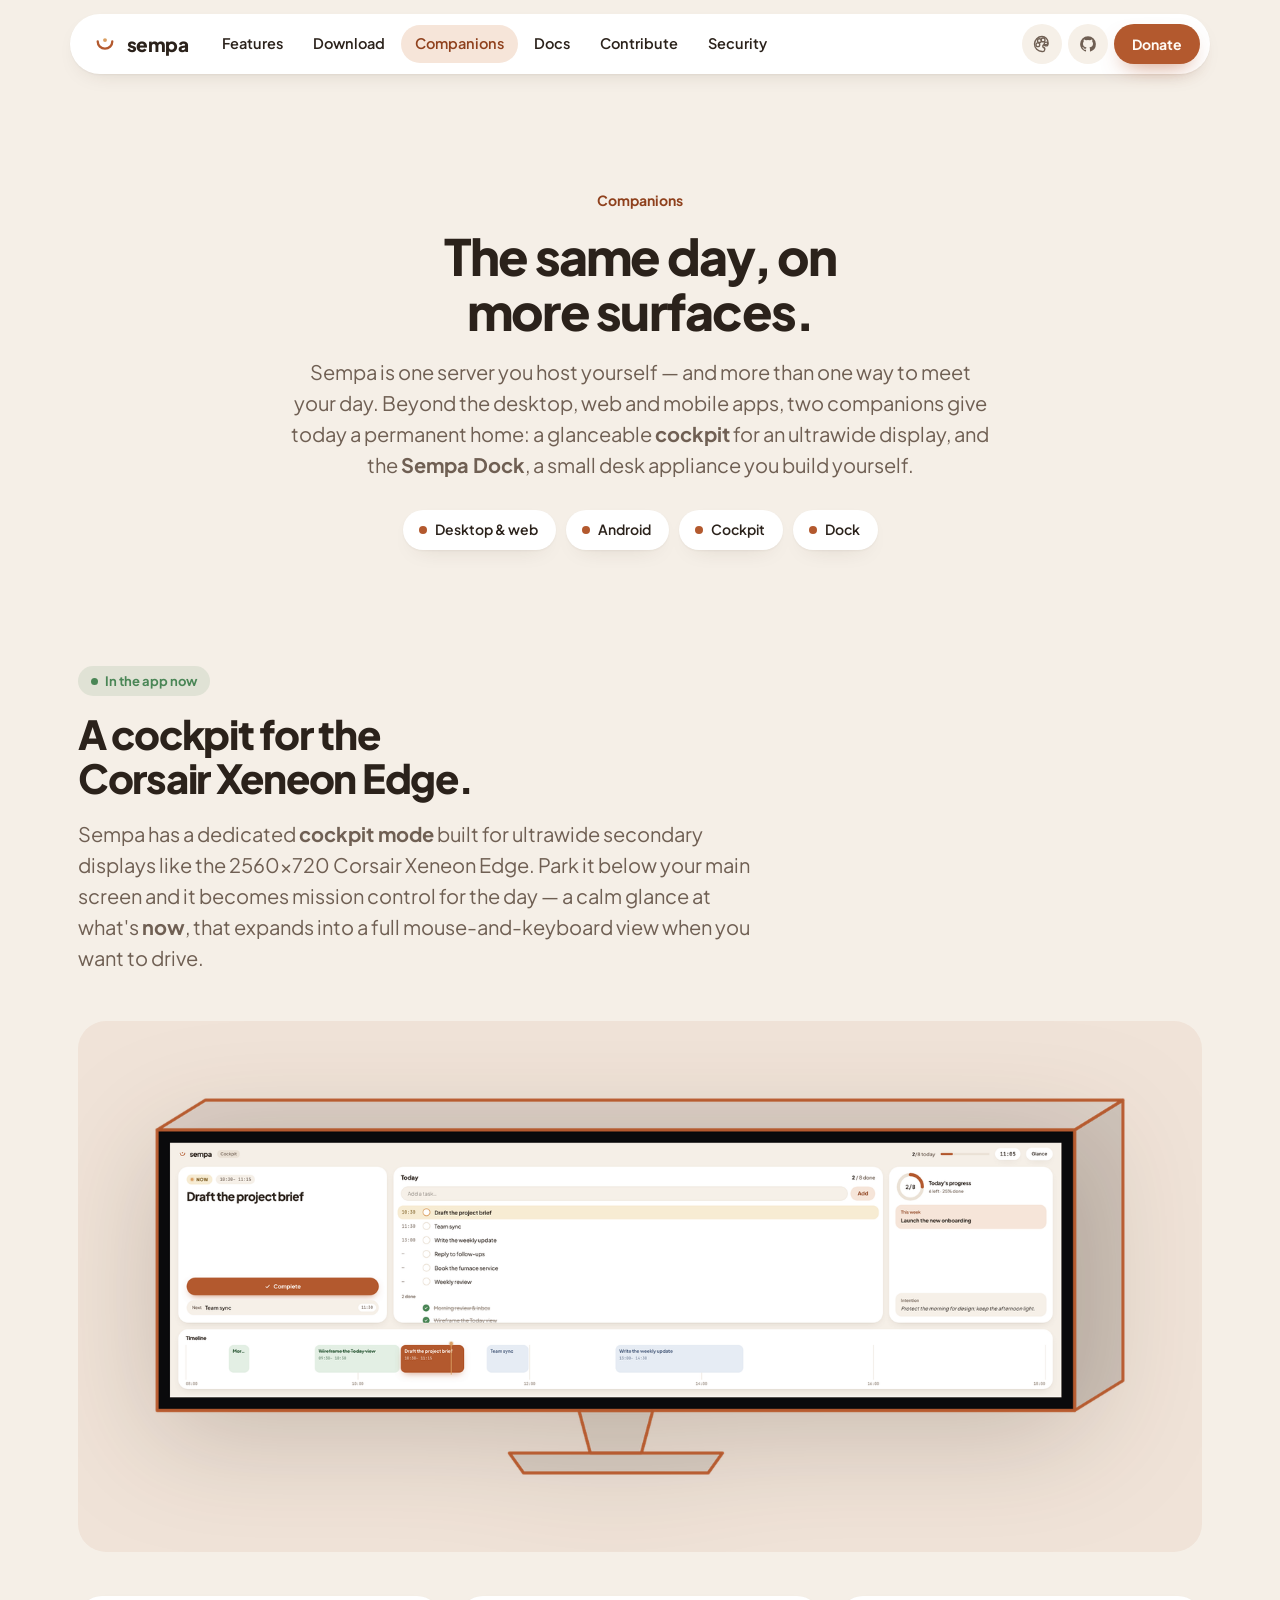
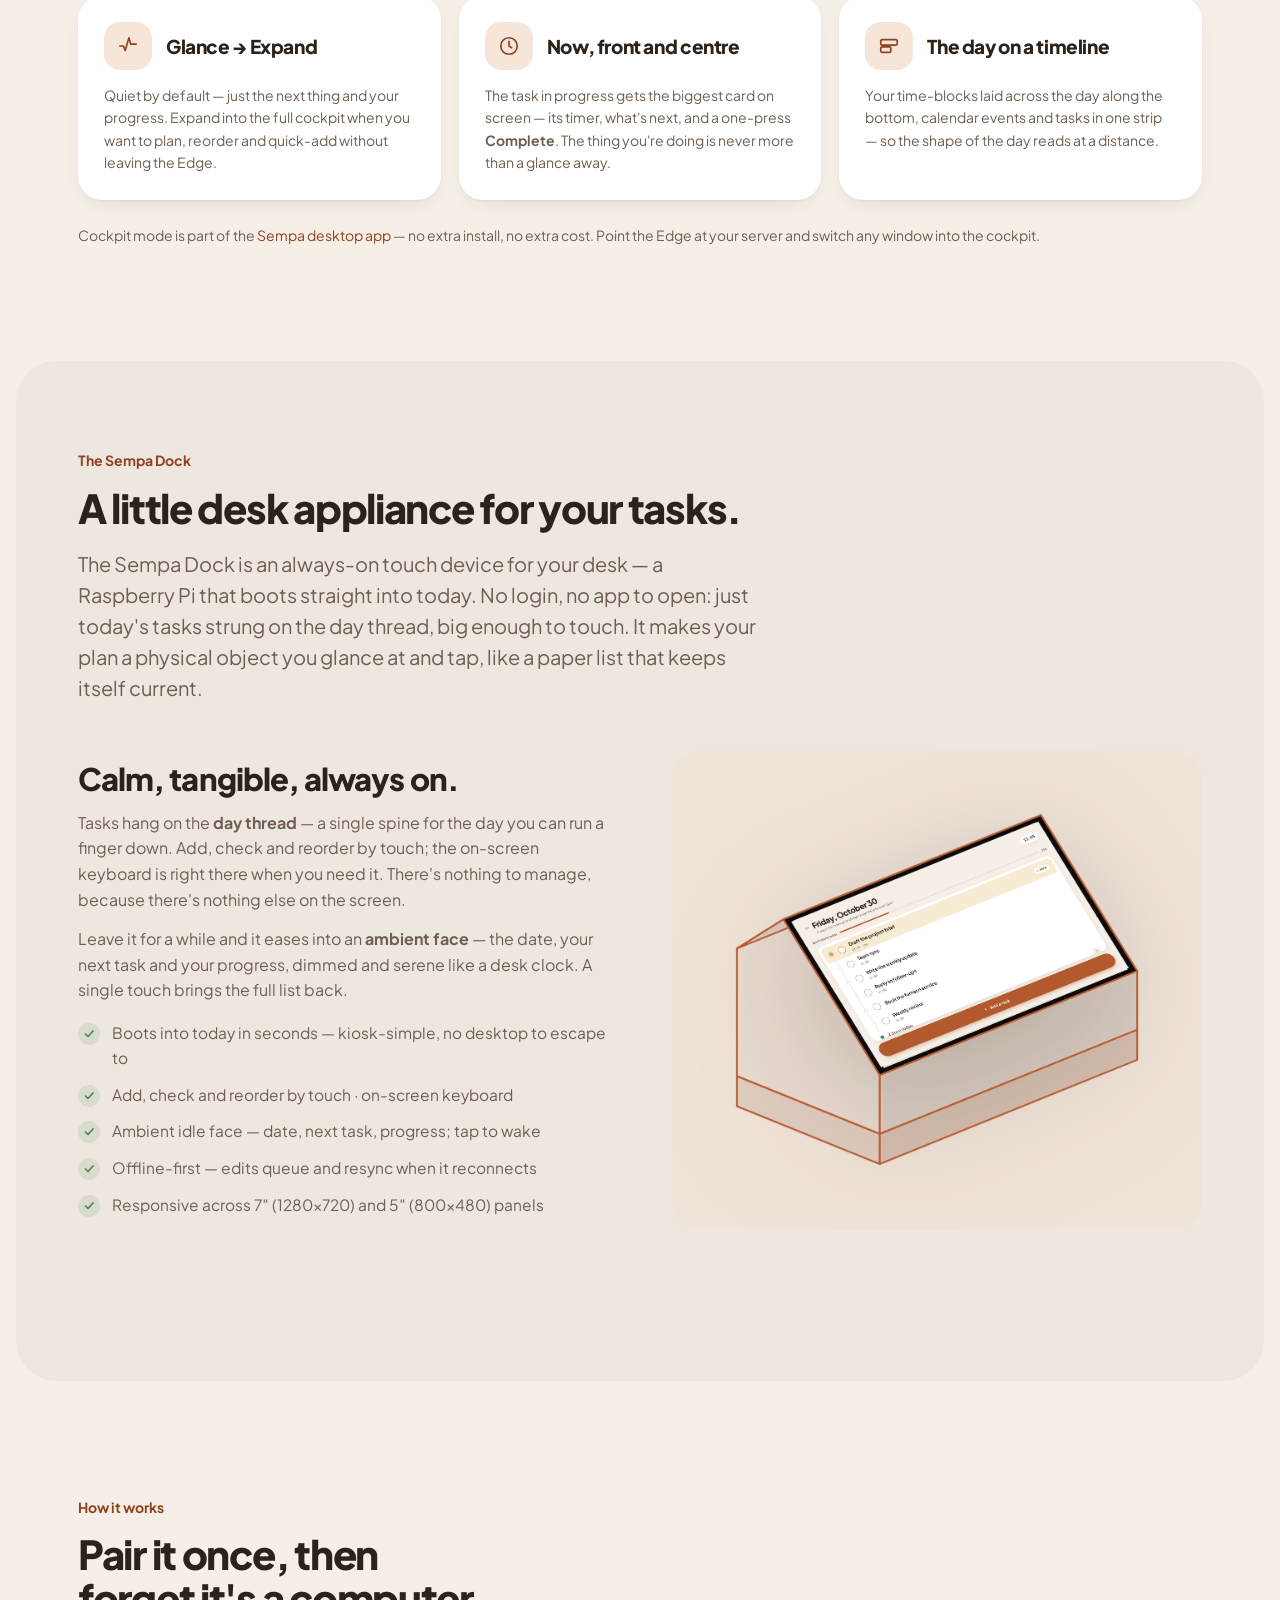
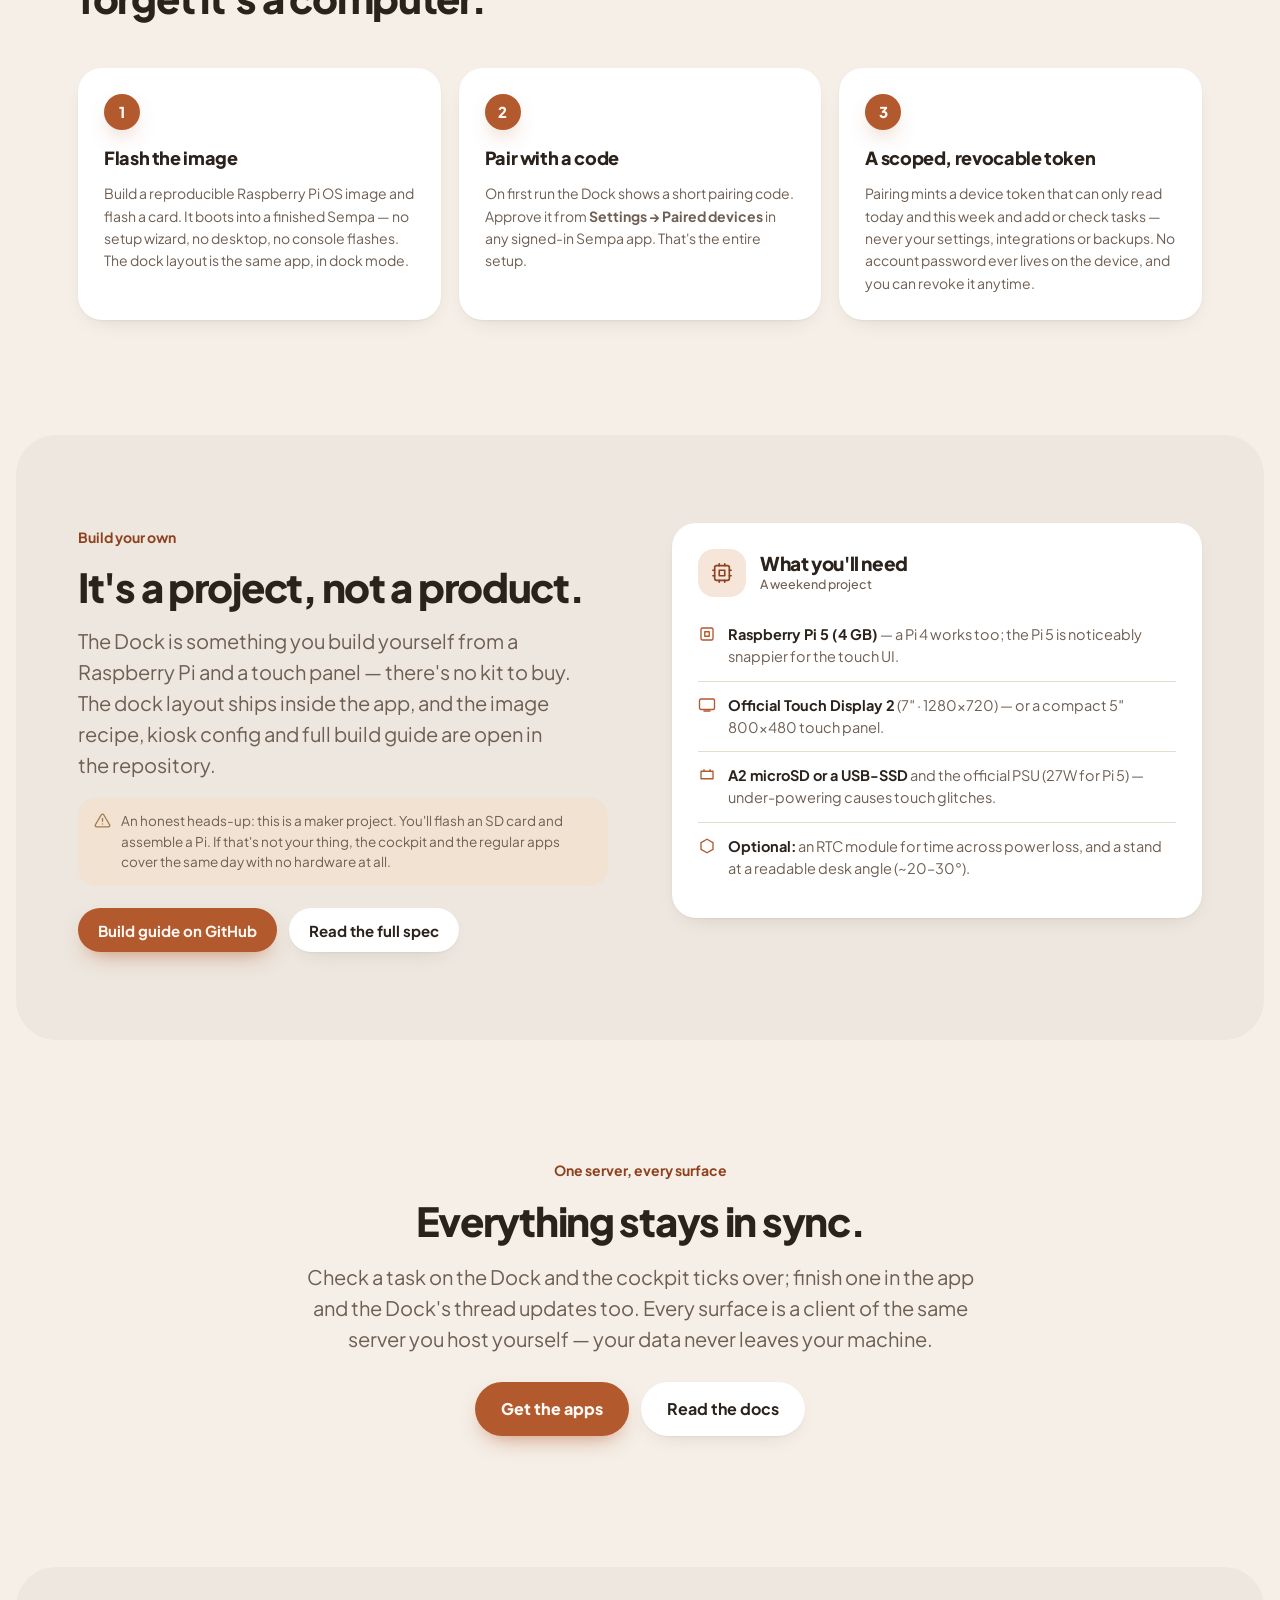
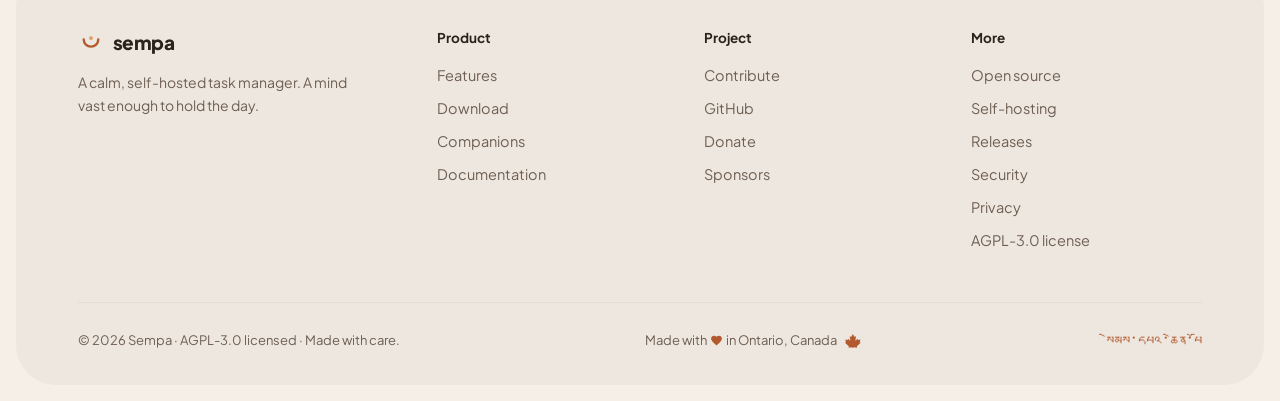
<file: companions.html>
<!DOCTYPE html>
<html lang="en" data-theme="terracotta">
<head>
<meta charset="UTF-8"/>
<meta name="viewport" content="width=device-width, initial-scale=1.0"/>
<title>Companions — Sempa</title>
<meta name="description" content="Two more surfaces for your day: a glanceable cockpit mode for the ultrawide Corsair Xeneon Edge, and the Sempa Dock — a build-it-yourself Raspberry Pi desk appliance. Both clients of the same server you host."/>
<meta property="og:title" content="Sempa Companions — Cockpit &amp; the Sempa Dock"/>
<meta property="og:description" content="A glanceable cockpit for an ultrawide display, and a small desk appliance you build yourself. The same day, on more surfaces."/>
<meta property="og:type" content="website"/>
<link rel="preconnect" href="https://fonts.googleapis.com"/>
<link rel="preconnect" href="https://fonts.gstatic.com" crossorigin/>
<link href="https://fonts.googleapis.com/css2?family=Plus+Jakarta+Sans:wght@400;500;600;700;800&family=JetBrains+Mono:wght@400;500;600&display=swap" rel="stylesheet"/>
<script>(function(){try{var t=localStorage.getItem('sempa-site-theme')||'terracotta';var m=localStorage.getItem('sempa-site-mode')||'light';if(t==='oled')m='dark';document.documentElement.setAttribute('data-theme',t);if(m==='dark')document.documentElement.classList.add('dark');}catch(e){}})();</script>
<link rel="icon" href="/favicon.ico?v=3" sizes="any"/>
<link rel="icon" href="/assets/favicon.svg?v=3" type="image/svg+xml"/>
<link rel="icon" type="image/png" sizes="32x32" href="/assets/favicon-32.png?v=3"/>
<link rel="icon" type="image/png" sizes="16x16" href="/assets/favicon-16.png?v=3"/>
<link rel="apple-touch-icon" href="/assets/apple-touch-icon.png?v=3"/>
<link rel="stylesheet" href="assets/site.css"/>
<script src="assets/site.js" defer></script>
<style>
  .dev-stage{background:var(--stage-bg);border-radius:var(--r-xl);
    position:relative;overflow:hidden;padding:clamp(18px,3.5vw,48px);display:flex;align-items:center;justify-content:center}
  .dev-stage img{position:relative;max-width:100%;height:auto;display:block;
    filter:drop-shadow(0 24px 58px rgba(40,24,12,.20))}
  .dev-wide img{width:min(100%,1120px)}
  html.dark .dev-stage img{filter:drop-shadow(0 26px 60px rgba(0,0,0,.55))}
  /* theme-aware art: light art in light mode, dark art in dark mode */
  img.art-dark{display:none}
  html.dark img.art-light{display:none}
  html.dark img.art-dark{display:block}
  .surfaces{display:flex;flex-wrap:wrap;gap:10px;justify-content:center;margin-top:30px}
  .surfaces .chip{display:inline-flex;align-items:center;gap:8px;height:40px;padding:0 18px 0 16px;border-radius:999px;
    background:var(--card-bg);box-shadow:var(--sempa-shadow-1);font-size:14px;font-weight:600;color:var(--sempa-text)}
  .surfaces .chip svg{width:16px;height:16px;color:var(--sempa-accent)}
  .surfaces .chip.dot::before{content:"";width:8px;height:8px;border-radius:50%;background:var(--sempa-accent)}
  .spec-list{list-style:none;margin:0;padding:0;display:flex;flex-direction:column}
  .spec-list li{display:flex;gap:12px;padding:13px 0;border-bottom:1px solid var(--sempa-border);font-size:14.5px;color:var(--sempa-text-soft);line-height:1.5}
  .spec-list li:last-child{border-bottom:0}
  .spec-list li b{color:var(--sempa-text);font-weight:700}
  .spec-list svg{width:18px;height:18px;color:var(--sempa-accent);flex-shrink:0;margin-top:1px}
  .stepnum{font-size:15px;font-weight:800;color:var(--sempa-btn-fg);background:var(--sempa-btn-bg);box-shadow:var(--sempa-shadow-accent);
    border-radius:9999px;width:36px;height:36px;display:inline-flex;align-items:center;justify-content:center;margin-bottom:4px}
  .availpill{display:inline-flex;align-items:center;gap:7px;height:30px;padding:0 13px;border-radius:9999px;
    font-size:13px;font-weight:700;color:var(--sempa-success);background:var(--sempa-success-soft)}
  .availpill::before{content:"";width:7px;height:7px;border-radius:50%;background:var(--sempa-success)}
</style>
</head>
<body>

<header class="nav">
  <div class="nav-in">
    <a class="brand" href="index.html" aria-label="Sempa home">
      <svg viewBox="0 0 100 100" fill="none" aria-hidden="true"><path d="M22,40 a28,28 0 0 0 56,0" stroke="currentColor" stroke-width="9" stroke-linecap="round"/><circle cx="50" cy="35" r="7.5" fill="currentColor"/></svg>
      sempa
    </a>
    <nav class="nav-links" id="nav-links">
      <a href="features.html">Features</a>
      <a href="download.html">Download</a>
      <a href="companions.html">Companions</a>
      <a href="docs.html">Docs</a>
      <a href="contribute.html">Contribute</a>
      <a href="security.html">Security</a>
    </nav>
    <div class="nav-right">
      <div style="position:relative">
        <button class="icon-btn" id="theme-trigger" aria-label="Change theme" title="Theme">
          <svg viewBox="0 0 24 24" fill="none" stroke="currentColor" stroke-width="1.8" stroke-linecap="round" stroke-linejoin="round"><circle cx="13.5" cy="6.5" r="2.5"/><circle cx="17.5" cy="12" r="2.5"/><circle cx="8.5" cy="7.5" r="2.5"/><circle cx="6.5" cy="13" r="2.5"/><path d="M12 22a10 10 0 1 1 0-20 8 8 0 0 1 8 8c0 2-1.5 3-3 3h-2a2 2 0 0 0-1.5 3.3A2 2 0 0 1 12 22Z"/></svg>
        </button>
        <div class="theme-pop" id="theme-pop"></div>
      </div>
      <a class="icon-btn donate-hide" href="https://github.com/moorew/sempa" target="_blank" rel="noopener" aria-label="GitHub repository" title="GitHub">
        <svg viewBox="0 0 24 24" fill="currentColor" aria-hidden="true"><path d="M12 1.5A10.5 10.5 0 0 0 1.5 12c0 4.64 3 8.57 7.18 9.96.53.1.72-.23.72-.5v-1.76c-2.92.63-3.54-1.4-3.54-1.4-.48-1.22-1.17-1.55-1.17-1.55-.95-.65.07-.64.07-.64 1.06.07 1.61 1.09 1.61 1.09.94 1.6 2.46 1.14 3.06.87.1-.68.37-1.14.67-1.4-2.33-.27-4.78-1.16-4.78-5.18 0-1.15.41-2.08 1.08-2.82-.11-.27-.47-1.34.1-2.79 0 0 .88-.28 2.88 1.07a10 10 0 0 1 5.24 0c2-1.35 2.88-1.07 2.88-1.07.57 1.45.21 2.52.1 2.79.67.74 1.08 1.67 1.08 2.82 0 4.03-2.46 4.91-4.8 5.17.38.33.71.97.71 1.96v2.9c0 .28.19.61.73.5A10.5 10.5 0 0 0 22.5 12 10.5 10.5 0 0 0 12 1.5Z"/></svg>
      </a>
      <a class="btn btn-primary btn-sm donate-hide" href="donate.html">Donate</a>
      <button class="icon-btn nav-toggle" id="nav-toggle" aria-label="Menu">
        <svg viewBox="0 0 24 24" fill="none" stroke="currentColor" stroke-width="1.8" stroke-linecap="round"><path d="M3 6h18M3 12h18M3 18h18"/></svg>
      </button>
    </div>
  </div>
</header>

<!-- ══ HERO ══ -->
<section id="top" style="padding-bottom:0">
  <div class="wrap narrow center">
    <p class="eyebrow reveal">Companions</p>
    <h1 class="h1 reveal" style="margin-top:16px">The same day, on more surfaces.</h1>
    <p class="lede reveal" style="margin:18px auto 0">Sempa is one server you host yourself — and more than one way to meet your day. Beyond the desktop, web and mobile apps, two companions give today a permanent home: a glanceable <b>cockpit</b> for an ultrawide display, and the <b>Sempa Dock</b>, a small desk appliance you build yourself.</p>
    <div class="surfaces reveal">
      <span class="chip dot">Desktop &amp; web</span>
      <span class="chip dot">Android</span>
      <span class="chip dot">Cockpit</span>
      <span class="chip dot">Dock</span>
    </div>
  </div>
</section>

<!-- ══ COCKPIT ══ -->
<section>
  <div class="wrap">
    <div class="sec-head reveal">
      <span class="availpill" style="margin-bottom:16px">In the app now</span>
      <h2 class="h2">A cockpit for the Corsair Xeneon Edge.</h2>
      <p class="lede">Sempa has a dedicated <b>cockpit mode</b> built for ultrawide secondary displays like the 2560×720 Corsair Xeneon Edge. Park it below your main screen and it becomes mission control for the day — a calm glance at what's <b>now</b>, that expands into a full mouse-and-keyboard view when you want to drive.</p>
    </div>

    <div class="dev-stage dev-wide reveal">
      <img class="art-light" src="assets/img/cockpit-light.png" alt="Sempa cockpit mode on an ultrawide Corsair Xeneon Edge — a NOW card with the current task and a Complete button, the day's task list for Tuesday June 18, a Today's progress panel, and a timeline of the day's time-blocks along the bottom."/>
      <img class="art-dark" src="assets/img/cockpit-dark.png" alt="Sempa cockpit mode on an ultrawide Corsair Xeneon Edge in dark mode — a NOW card with the current task and a Complete button, the day's task list, a Today's progress panel, and a timeline of time-blocks along the bottom."/>
    </div>

    <div class="grid g-3 reveal" style="margin-top:44px">
      <div class="plat">
        <div class="top">
          <span class="glyph"><svg viewBox="0 0 24 24" fill="none" stroke="currentColor" stroke-width="1.8" stroke-linecap="round" stroke-linejoin="round"><path d="M3 12h4l2 5 4-14 2 7h6"/></svg></span>
          <div><h3>Glance → Expand</h3></div>
        </div>
        <p class="muted" style="font-size:14px">Quiet by default — just the next thing and your progress. Expand into the full cockpit when you want to plan, reorder and quick-add without leaving the Edge.</p>
      </div>
      <div class="plat">
        <div class="top">
          <span class="glyph"><svg viewBox="0 0 24 24" fill="none" stroke="currentColor" stroke-width="1.8" stroke-linecap="round" stroke-linejoin="round"><circle cx="12" cy="12" r="9"/><path d="M12 7v5l3 2"/></svg></span>
          <div><h3>Now, front and centre</h3></div>
        </div>
        <p class="muted" style="font-size:14px">The task in progress gets the biggest card on screen — its timer, what's next, and a one-press <b>Complete</b>. The thing you're doing is never more than a glance away.</p>
      </div>
      <div class="plat">
        <div class="top">
          <span class="glyph"><svg viewBox="0 0 24 24" fill="none" stroke="currentColor" stroke-width="1.8" stroke-linecap="round" stroke-linejoin="round"><rect x="3" y="5" width="18" height="6" rx="1.5"/><rect x="3" y="13" width="11" height="6" rx="1.5"/></svg></span>
          <div><h3>The day on a timeline</h3></div>
        </div>
        <p class="muted" style="font-size:14px">Your time-blocks laid across the day along the bottom, calendar events and tasks in one strip — so the shape of the day reads at a distance.</p>
      </div>
    </div>

    <p class="reveal" style="margin-top:24px;font-size:14px;color:var(--sempa-text-soft)">Cockpit mode is part of the <a href="download.html" style="color:var(--sempa-accent-ink)">Sempa desktop app</a> — no extra install, no extra cost. Point the Edge at your server and switch any window into the cockpit.</p>
  </div>
</section>

<!-- ══ DOCK ══ -->
<section class="band">
  <div class="wrap">
    <div class="sec-head reveal">
      <span class="eyebrow">The Sempa Dock</span>
      <h2 class="h2">A little desk appliance for your tasks.</h2>
      <p class="lede">The Sempa Dock is an always-on touch device for your desk — a Raspberry Pi that boots straight into today. No login, no app to open: just today's tasks strung on the day thread, big enough to touch. It makes your plan a physical object you glance at and tap, like a paper list that keeps itself current.</p>
    </div>

    <div class="feature-row flip" style="border-top:0;padding-top:0">
      <div class="ft-copy reveal">
        <h3>Calm, tangible, always on.</h3>
        <p>Tasks hang on the <b>day thread</b> — a single spine for the day you can run a finger down. Add, check and reorder by touch; the on-screen keyboard is right there when you need it. There's nothing to manage, because there's nothing else on the screen.</p>
        <p>Leave it for a while and it eases into an <b>ambient face</b> — the date, your next task and your progress, dimmed and serene like a desk clock. A single touch brings the full list back.</p>
        <ul class="checklist" style="margin-top:18px">
          <li>Boots into today in seconds — kiosk-simple, no desktop to escape to</li>
          <li>Add, check and reorder by touch · on-screen keyboard</li>
          <li>Ambient idle face — date, next task, progress; tap to wake</li>
          <li>Offline-first — edits queue and resync when it reconnects</li>
          <li>Responsive across 7″ (1280×720) and 5″ (800×480) panels</li>
        </ul>
      </div>
      <div class="dev-stage reveal">
        <img class="art-light" src="assets/img/dock-light.png" alt="The Sempa Dock — a small angled Raspberry Pi touch appliance on a desk, its light paper-style screen showing Tuesday June 18, the day's tasks strung on a vertical thread, and an Add a task button."/>
        <img class="art-dark" src="assets/img/dock-dark.png" alt="The Sempa Dock in dark mode — a small angled Raspberry Pi touch appliance showing Tuesday June 18, the day's tasks on a vertical thread, and an Add a task button."/>
      </div>
    </div>
  </div>
</section>

<!-- ══ HOW IT WORKS ══ -->
<section>
  <div class="wrap">
    <div class="sec-head reveal">
      <span class="eyebrow">How it works</span>
      <h2 class="h2">Pair it once, then forget it's a computer.</h2>
    </div>
    <div class="grid g-3 reveal">
      <div class="plat">
        <span class="stepnum">1</span>
        <h3 style="font-size:18px">Flash the image</h3>
        <p class="muted" style="font-size:14px">Build a reproducible Raspberry Pi OS image and flash a card. It boots into a finished Sempa — no setup wizard, no desktop, no console flashes. The dock layout is the same app, in dock mode.</p>
      </div>
      <div class="plat">
        <span class="stepnum">2</span>
        <h3 style="font-size:18px">Pair with a code</h3>
        <p class="muted" style="font-size:14px">On first run the Dock shows a short pairing code. Approve it from <b>Settings → Paired devices</b> in any signed-in Sempa app. That's the entire setup.</p>
      </div>
      <div class="plat">
        <span class="stepnum">3</span>
        <h3 style="font-size:18px">A scoped, revocable token</h3>
        <p class="muted" style="font-size:14px">Pairing mints a device token that can only read today and this week and add or check tasks — never your settings, integrations or backups. No account password ever lives on the device, and you can revoke it anytime.</p>
      </div>
    </div>
  </div>
</section>

<!-- ══ BUILD YOUR OWN ══ -->
<section class="band">
  <div class="wrap">
    <div class="grid g-2" style="align-items:start;gap:clamp(28px,5vw,64px)">
      <div class="reveal">
        <span class="eyebrow">Build your own</span>
        <h2 class="h2" style="margin-top:14px">It's a project, not a product.</h2>
        <p class="lede" style="margin-top:16px">The Dock is something you build yourself from a Raspberry Pi and a touch panel — there's no kit to buy. The dock layout ships inside the app, and the image recipe, kiosk config and full build guide are open in the repository.</p>
        <p class="note-warn" style="margin-top:18px">
          <svg viewBox="0 0 24 24" fill="none" stroke="currentColor" stroke-width="1.9" stroke-linecap="round" stroke-linejoin="round"><path d="M12 9v4m0 4h.01M10.3 3.9 2 18a2 2 0 0 0 1.7 3h16.6a2 2 0 0 0 1.7-3L13.7 3.9a2 2 0 0 0-3.4 0Z"/></svg>
          <span>An honest heads-up: this is a maker project. You'll flash an SD card and assemble a Pi. If that's not your thing, the cockpit and the regular apps cover the same day with no hardware at all.</span>
        </p>
        <div class="hero-cta" style="margin-top:22px">
          <a class="btn btn-primary" href="https://github.com/moorew/sempa/tree/main/sempa-linux/dock" target="_blank" rel="noopener">Build guide on GitHub</a>
          <a class="btn btn-ghost" href="https://github.com/moorew/sempa/blob/main/sempa-linux/PI_DOCK_SPEC.md" target="_blank" rel="noopener">Read the full spec</a>
        </div>
      </div>
      <div class="plat reveal">
        <div class="top">
          <span class="glyph"><svg viewBox="0 0 24 24" fill="none" stroke="currentColor" stroke-width="1.8" stroke-linecap="round" stroke-linejoin="round"><rect x="4" y="4" width="16" height="16" rx="2"/><rect x="9" y="9" width="6" height="6"/><path d="M9 2v2M15 2v2M9 20v2M15 20v2M2 9h2M2 15h2M20 9h2M20 15h2"/></svg></span>
          <div><h3>What you'll need</h3><div class="ver">A weekend project</div></div>
        </div>
        <ul class="spec-list">
          <li><svg viewBox="0 0 24 24" fill="none" stroke="currentColor" stroke-width="1.8" stroke-linecap="round" stroke-linejoin="round"><rect x="4" y="4" width="16" height="16" rx="2"/><rect x="9" y="9" width="6" height="6"/></svg><span><b>Raspberry Pi 5 (4 GB)</b> — a Pi 4 works too; the Pi 5 is noticeably snappier for the touch UI.</span></li>
          <li><svg viewBox="0 0 24 24" fill="none" stroke="currentColor" stroke-width="1.8" stroke-linecap="round" stroke-linejoin="round"><rect x="2" y="4" width="20" height="14" rx="2"/><path d="M8 20h8"/></svg><span><b>Official Touch Display 2</b> (7″ · 1280×720) — or a compact 5″ 800×480 touch panel.</span></li>
          <li><svg viewBox="0 0 24 24" fill="none" stroke="currentColor" stroke-width="1.8" stroke-linecap="round" stroke-linejoin="round"><path d="M4 7h16v10H4z"/><path d="M8 7V5M16 7V5"/></svg><span><b>A2 microSD or a USB-SSD</b> and the official PSU (27W for Pi 5) — under-powering causes touch glitches.</span></li>
          <li><svg viewBox="0 0 24 24" fill="none" stroke="currentColor" stroke-width="1.8" stroke-linecap="round" stroke-linejoin="round"><path d="M12 3l8 4.5v9L12 21l-8-4.5v-9L12 3Z"/></svg><span><b>Optional:</b> an RTC module for time across power loss, and a stand at a readable desk angle (~20–30°).</span></li>
        </ul>
      </div>
    </div>
  </div>
</section>

<!-- ══ ONE SERVER ══ -->
<section>
  <div class="wrap narrow center">
    <span class="eyebrow reveal">One server, every surface</span>
    <h2 class="h2 reveal" style="margin-top:16px">Everything stays in sync.</h2>
    <p class="lede reveal" style="margin:18px auto 0">Check a task on the Dock and the cockpit ticks over; finish one in the app and the Dock's thread updates too. Every surface is a client of the same server you host yourself — your data never leaves your machine.</p>
    <div class="hero-cta reveal" style="justify-content:center;margin-top:28px">
      <a class="btn btn-primary btn-lg" href="download.html">Get the apps</a>
      <a class="btn btn-ghost btn-lg" href="docs.html">Read the docs</a>
    </div>
  </div>
</section>

<footer class="footer">
  <div class="wrap">
    <div class="footer-grid">
      <div>
        <a class="brand" href="index.html"><svg viewBox="0 0 100 100" fill="none"><path d="M22,40 a28,28 0 0 0 56,0" stroke="currentColor" stroke-width="9" stroke-linecap="round"/><circle cx="50" cy="35" r="7.5" fill="currentColor"/></svg>sempa</a>
        <p class="tagline">A calm, self-hosted task manager. A mind vast enough to hold the day.</p>
      </div>
      <div class="fcol"><div class="fh">Product</div><a href="features.html">Features</a><a href="download.html">Download</a><a href="companions.html">Companions</a><a href="docs.html">Documentation</a></div>
      <div class="fcol"><div class="fh">Project</div><a href="contribute.html">Contribute</a><a href="https://github.com/moorew/sempa" target="_blank" rel="noopener">GitHub</a><a href="donate.html">Donate</a><a href="sponsors.html">Sponsors</a></div>
      <div class="fcol"><div class="fh">More</div><a href="open-source.html">Open source</a><a href="docs.html#self-hosting">Self-hosting</a><a href="https://github.com/moorew/sempa/releases" target="_blank" rel="noopener">Releases</a><a href="security.html">Security</a><a href="privacy.html">Privacy</a><a href="https://github.com/moorew/sempa/blob/main/LICENSE" target="_blank" rel="noopener">AGPL-3.0 license</a></div>
    </div>
    <div class="footer-base">
      <span>© <span class="yr">2026</span> Sempa · AGPL-3.0 licensed · Made with care.</span>
      <span class="made-ca"><span class="mc-txt">Made with <svg class="heart" viewBox="0 0 24 24" aria-hidden="true"><path d="M12 21.35l-1.45-1.32C5.4 15.36 2 12.28 2 8.5 2 5.42 4.42 3 7.5 3c1.74 0 3.41.81 4.5 2.09C13.09 3.81 14.76 3 16.5 3 19.58 3 22 5.42 22 8.5c0 3.78-3.4 6.86-8.55 11.54L12 21.35z"></path></svg> in Ontario, Canada</span><svg class="maple" viewBox="0 0 630.80101 562" aria-hidden="true"><g transform="translate(-225.97627,-261.21204)"><path d="m 541.37727,261.21204 -54.548,99.275 c -5.274,9.495 -16.917,13.434 -26.909,9.09 l -46.183,-19.637 25.577,163.639 c 1.366,8.938 -9.362,14.39 -15.879,8.123 l -72.244,-70.184 -11.031,32.364 c -4.097,11.916 -16.744,18.799 -28.971,15.759 l -72.121,-18.061 20.606,100.122 c 2.358,11.482 -3.747,23.048 -14.546,27.517 l -19.152,7.757 141.215,124.851 c 10.179,9.061 14.617,22.841 11.637,36.121 l -8.242,37.214 133.699,-17.577 c 13.343,-1.738 25.159,8.84 24.848,22.183 l -3.392,155.155 15.636,0 15.635,0 -3.392,-155.155 c -0.248,-13.405 11.568,-23.983 24.848,-22.183 l 133.578,17.577 -8.242,-37.214 c -2.855,-13.218 1.7,-27.06 11.878,-36.121 l 141.095,-124.851 -37.698,-15.516 24.607,-120.002 -93.701,23.516 -18.302,-53.456 -72.243,70.184 c -6.456,6.329 -17.244,0.815 -15.88,-8.123 l 25.575,-163.639 -46.181,19.637 c -10.054,4.282 -21.697,0.405 -26.91,-9.09 l -54.667,-99.275 z"></path></g></svg></span>
      <span class="tib-mini" lang="bo" title="Sempa Chenpo — a mind vast enough to hold the day">སེམས་དཔའ་ཆེན་པོ</span>
    </div>
  </div>
</footer>
<script>document.querySelectorAll('.yr').forEach(function(e){e.textContent=new Date().getFullYear();});</script>
</body>
</html>
</file>
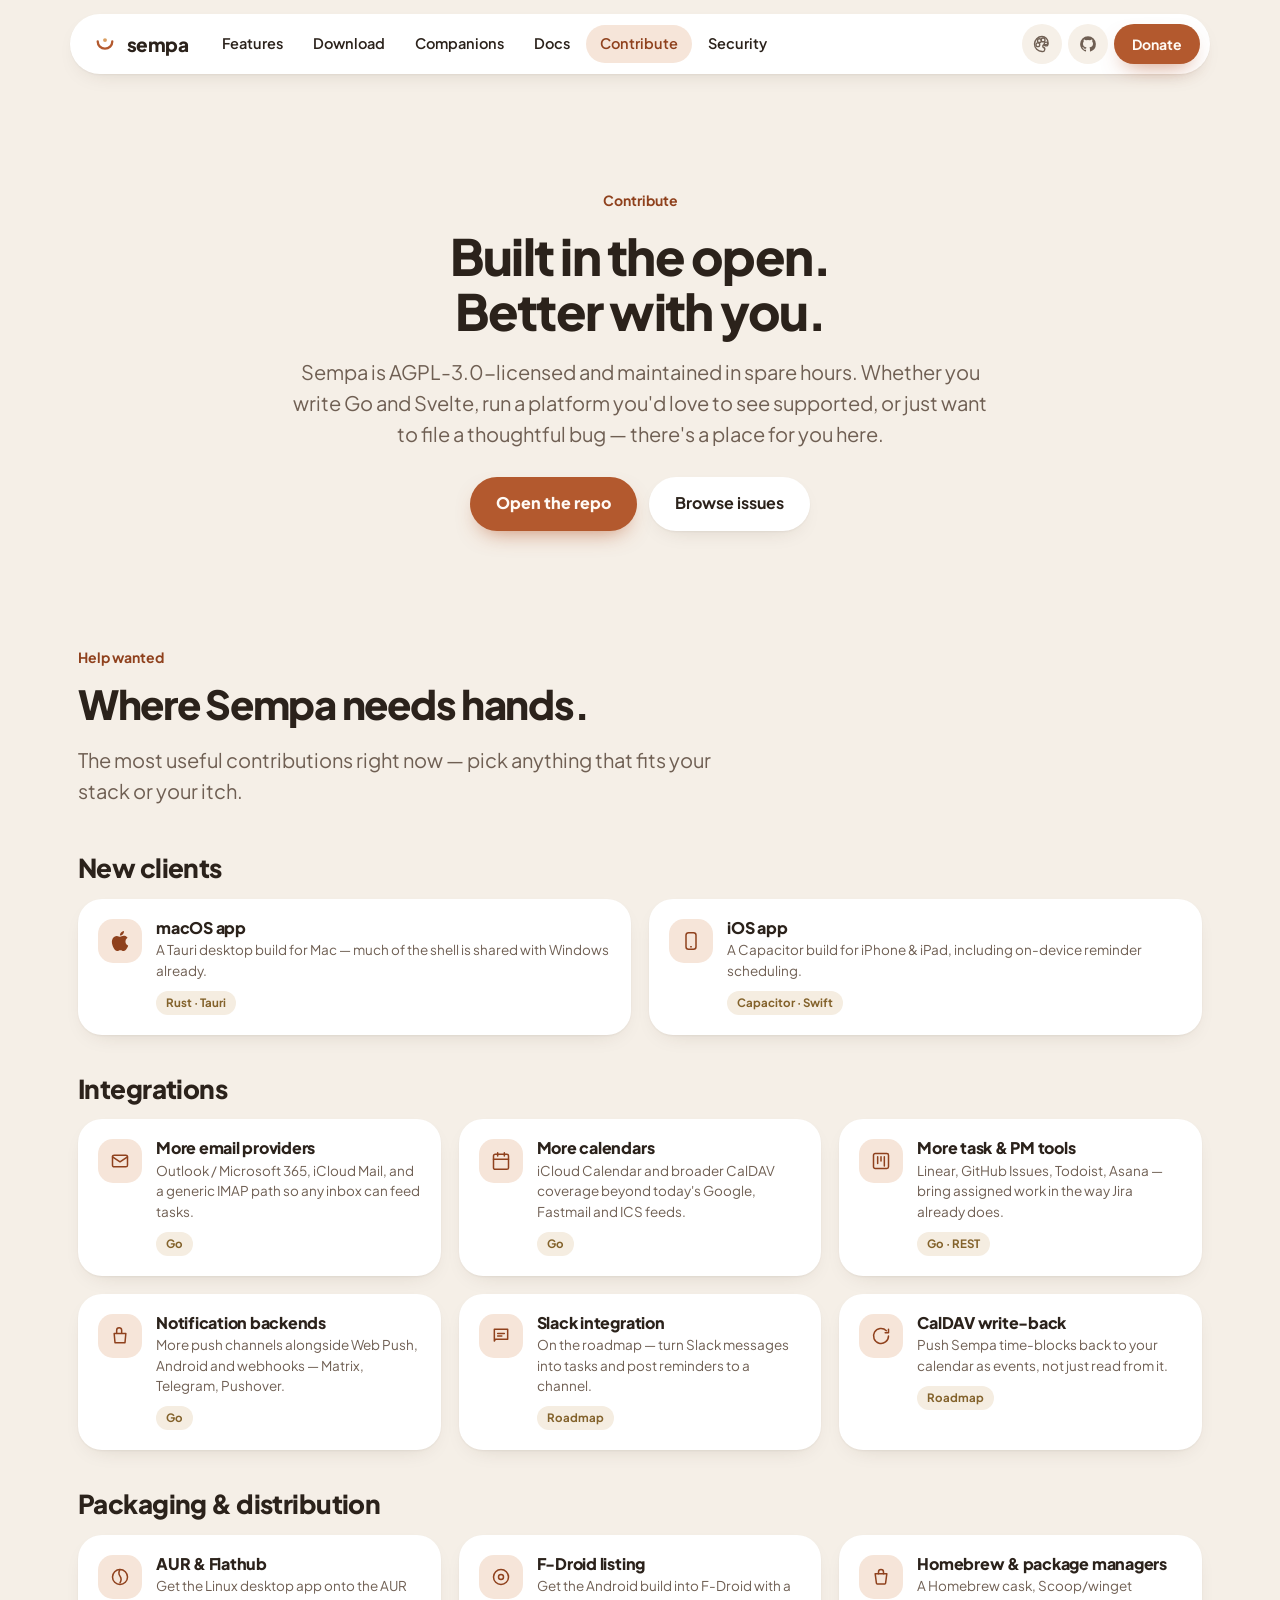
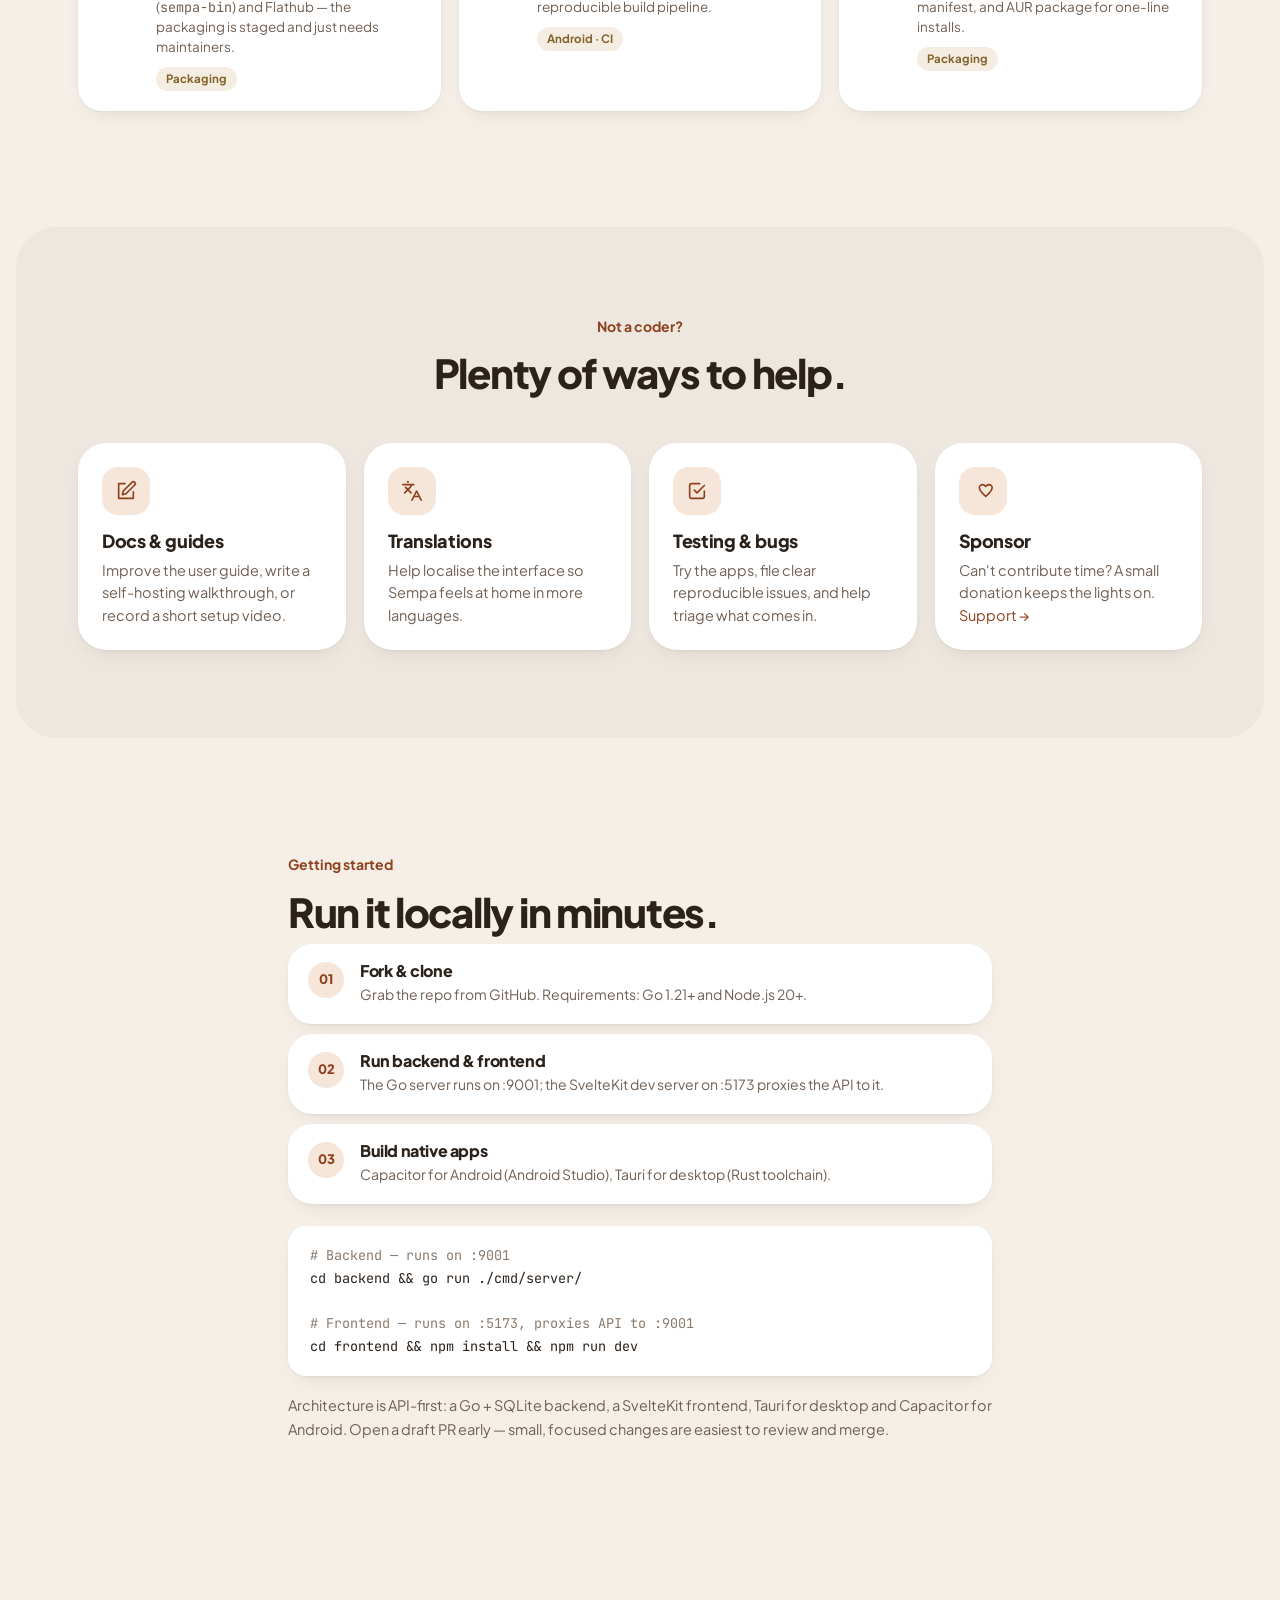
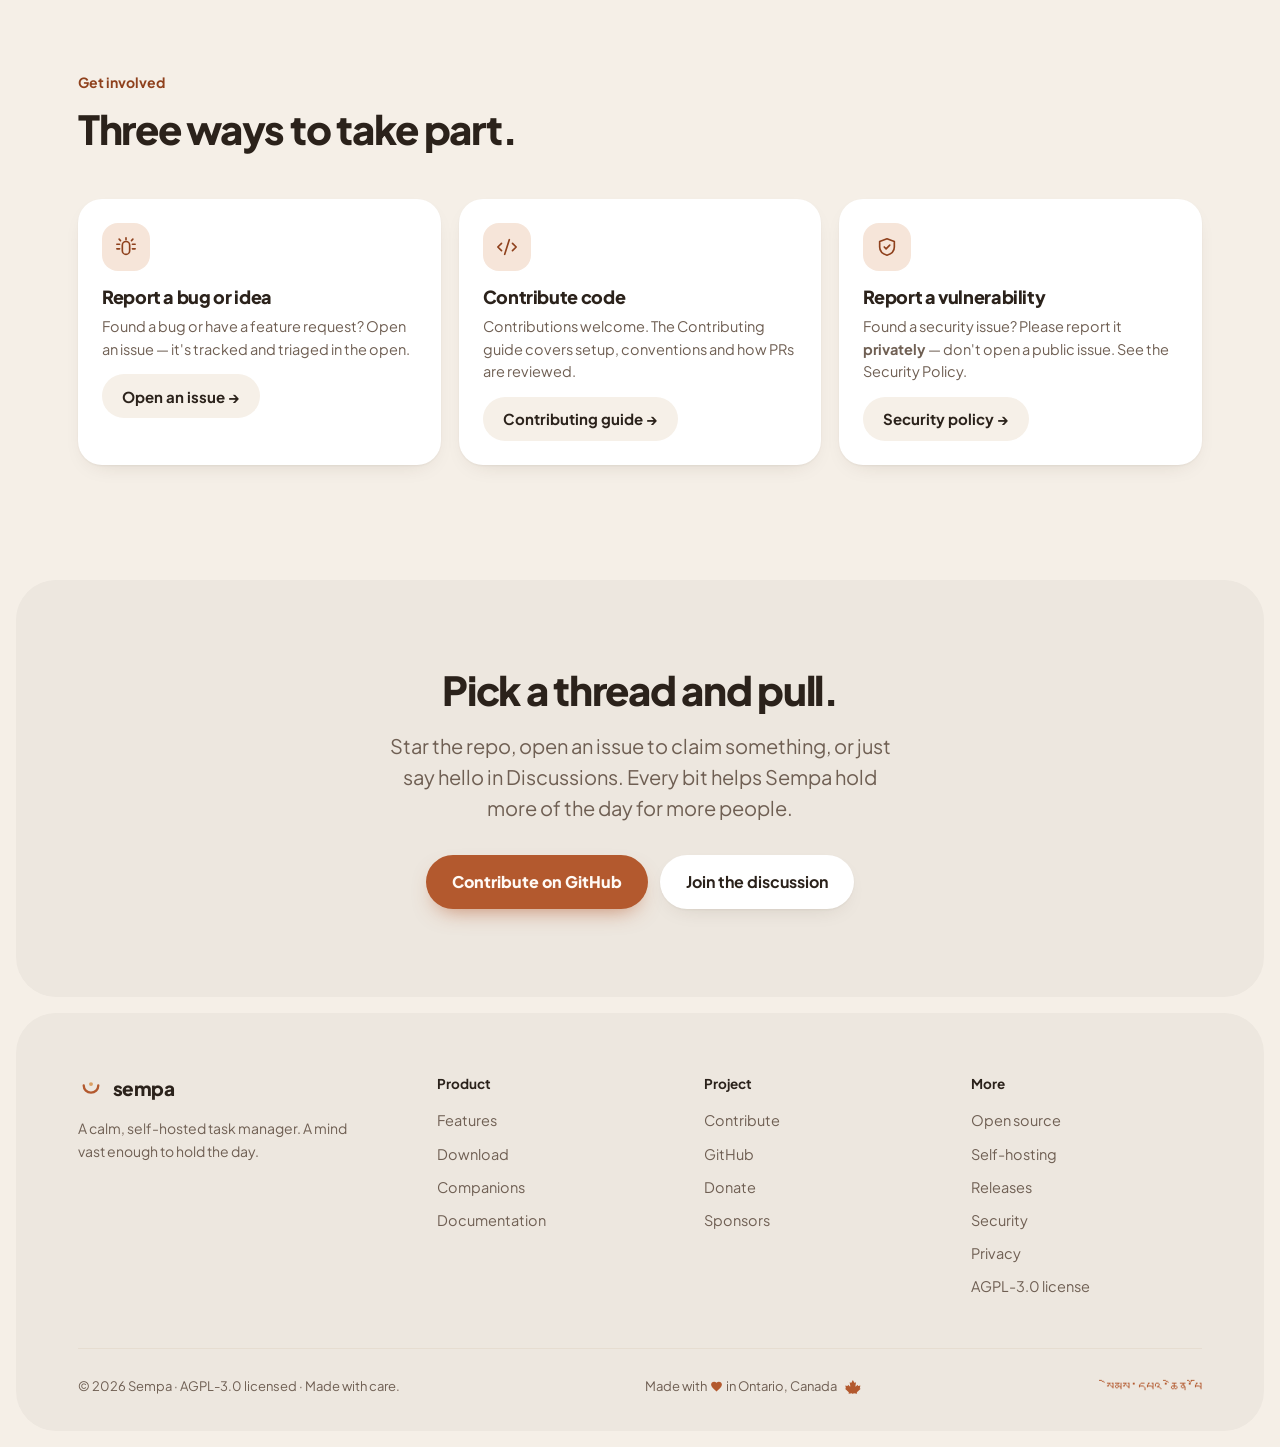
<file: contribute.html>
<!DOCTYPE html>
<html lang="en" data-theme="terracotta">
<head>
<meta charset="UTF-8"/>
<meta name="viewport" content="width=device-width, initial-scale=1.0"/>
<title>Contribute — Sempa</title>
<meta name="description" content="Sempa is open source and welcomes help — native clients for macOS and iOS, new integrations, packaging, docs and testing. Here's how to get involved."/>
<link rel="preconnect" href="https://fonts.googleapis.com"/>
<link rel="preconnect" href="https://fonts.gstatic.com" crossorigin/>
<link href="https://fonts.googleapis.com/css2?family=Plus+Jakarta+Sans:wght@400;500;600;700;800&family=JetBrains+Mono:wght@400;500;600&display=swap" rel="stylesheet"/>
<script>(function(){try{var t=localStorage.getItem('sempa-site-theme')||'terracotta';var m=localStorage.getItem('sempa-site-mode')||'light';if(t==='oled')m='dark';document.documentElement.setAttribute('data-theme',t);if(m==='dark')document.documentElement.classList.add('dark');}catch(e){}})();</script>
<link rel="icon" href="/favicon.ico?v=3" sizes="any"/>
<link rel="icon" href="/assets/favicon.svg?v=3" type="image/svg+xml"/>
<link rel="icon" type="image/png" sizes="32x32" href="/assets/favicon-32.png?v=3"/>
<link rel="icon" type="image/png" sizes="16x16" href="/assets/favicon-16.png?v=3"/>
<link rel="apple-touch-icon" href="/assets/apple-touch-icon.png?v=3"/>
<link rel="stylesheet" href="assets/site.css"/>
<script src="assets/site.js" defer></script>
<style>
  .want{display:flex;gap:14px;padding:20px;border-radius:var(--r-lg);background:var(--card-bg);box-shadow:var(--sempa-shadow-1);align-items:flex-start}
  .want .wi{width:44px;height:44px;border-radius:15px;background:var(--sempa-accent-bg);color:var(--sempa-accent-ink);display:flex;align-items:center;justify-content:center;flex-shrink:0}
  .want .wi svg{width:20px;height:20px}
  .want h4{font-size:16px;font-weight:800;letter-spacing:-.015em;margin-bottom:4px}
  .want p{font-size:13.5px;color:var(--sempa-text-soft);line-height:1.5}
  .want .tag{--tint:var(--hue-honey);font-size:11.5px;font-weight:700;margin-top:10px;display:inline-flex;align-items:center;height:24px;padding:0 10px;border-radius:999px;
    background:color-mix(in srgb,var(--tint) var(--sempa-tint-bg),var(--sempa-bg-panel));color:color-mix(in srgb,var(--tint) var(--sempa-tint-fg),var(--sempa-text))}
  .step{display:flex;gap:16px;align-items:flex-start;padding:18px 20px;margin-top:10px;border-radius:var(--r-lg);background:var(--card-bg);box-shadow:var(--sempa-shadow-1)}
  .step .n{font-size:13px;font-weight:800;color:var(--sempa-accent-ink);background:var(--sempa-accent-bg);width:36px;height:36px;border-radius:999px;
    display:inline-flex;align-items:center;justify-content:center;flex-shrink:0}
  .step h4{font-size:16px;font-weight:800;margin-bottom:4px}
  .step p{font-size:14px;color:var(--sempa-text-soft)}
</style>
</head>
<body>

<header class="nav">
  <div class="nav-in">
    <a class="brand" href="index.html" aria-label="Sempa home">
      <svg viewBox="0 0 100 100" fill="none" aria-hidden="true"><path d="M22,40 a28,28 0 0 0 56,0" stroke="currentColor" stroke-width="9" stroke-linecap="round"/><circle cx="50" cy="35" r="7.5" fill="currentColor"/></svg>
      sempa
    </a>
    <nav class="nav-links" id="nav-links">
      <a href="features.html">Features</a>
      <a href="download.html">Download</a>
      <a href="companions.html">Companions</a>
      <a href="docs.html">Docs</a>
      <a href="contribute.html">Contribute</a>
      <a href="security.html">Security</a>
    </nav>
    <div class="nav-right">
      <div style="position:relative">
        <button class="icon-btn" id="theme-trigger" aria-label="Change theme" title="Theme">
          <svg viewBox="0 0 24 24" fill="none" stroke="currentColor" stroke-width="1.8" stroke-linecap="round" stroke-linejoin="round"><circle cx="13.5" cy="6.5" r="2.5"/><circle cx="17.5" cy="12" r="2.5"/><circle cx="8.5" cy="7.5" r="2.5"/><circle cx="6.5" cy="13" r="2.5"/><path d="M12 22a10 10 0 1 1 0-20 8 8 0 0 1 8 8c0 2-1.5 3-3 3h-2a2 2 0 0 0-1.5 3.3A2 2 0 0 1 12 22Z"/></svg>
        </button>
        <div class="theme-pop" id="theme-pop"></div>
      </div>
      <a class="icon-btn donate-hide" href="https://github.com/moorew/sempa" target="_blank" rel="noopener" aria-label="GitHub repository" title="GitHub">
        <svg viewBox="0 0 24 24" fill="currentColor" aria-hidden="true"><path d="M12 1.5A10.5 10.5 0 0 0 1.5 12c0 4.64 3 8.57 7.18 9.96.53.1.72-.23.72-.5v-1.76c-2.92.63-3.54-1.4-3.54-1.4-.48-1.22-1.17-1.55-1.17-1.55-.95-.65.07-.64.07-.64 1.06.07 1.61 1.09 1.61 1.09.94 1.6 2.46 1.14 3.06.87.1-.68.37-1.14.67-1.4-2.33-.27-4.78-1.16-4.78-5.18 0-1.15.41-2.08 1.08-2.82-.11-.27-.47-1.34.1-2.79 0 0 .88-.28 2.88 1.07a10 10 0 0 1 5.24 0c2-1.35 2.88-1.07 2.88-1.07.57 1.45.21 2.52.1 2.79.67.74 1.08 1.67 1.08 2.82 0 4.03-2.46 4.91-4.8 5.17.38.33.71.97.71 1.96v2.9c0 .28.19.61.73.5A10.5 10.5 0 0 0 22.5 12 10.5 10.5 0 0 0 12 1.5Z"/></svg>
      </a>
      <a class="btn btn-primary btn-sm donate-hide" href="donate.html">Donate</a>
      <button class="icon-btn nav-toggle" id="nav-toggle" aria-label="Menu">
        <svg viewBox="0 0 24 24" fill="none" stroke="currentColor" stroke-width="1.8" stroke-linecap="round"><path d="M3 6h18M3 12h18M3 18h18"/></svg>
      </button>
    </div>
  </div>
</header>

<section style="padding-bottom:0">
  <div class="wrap narrow center">
    <p class="eyebrow reveal">Contribute</p>
    <h1 class="h1 reveal" style="margin-top:16px">Built in the open. Better with you.</h1>
    <p class="lede reveal" style="margin:18px auto 0">Sempa is AGPL-3.0-licensed and maintained in spare hours. Whether you write Go and Svelte, run a platform you'd love to see supported, or just want to file a thoughtful bug — there's a place for you here.</p>
    <div class="hero-cta reveal" style="justify-content:center;margin-top:28px">
      <a class="btn btn-primary btn-lg" href="https://github.com/moorew/sempa" target="_blank" rel="noopener">Open the repo</a>
      <a class="btn btn-ghost btn-lg" href="https://github.com/moorew/sempa/issues" target="_blank" rel="noopener">Browse issues</a>
    </div>
  </div>
</section>

<!-- ══ HELP WANTED ══ -->
<section>
  <div class="wrap">
    <div class="sec-head reveal">
      <span class="eyebrow">Help wanted</span>
      <h2 class="h2">Where Sempa needs hands.</h2>
      <p class="lede">The most useful contributions right now — pick anything that fits your stack or your itch.</p>
    </div>

    <h3 class="h3 reveal" style="margin-bottom:16px">New clients</h3>
    <div class="grid g-2 reveal" style="margin-bottom:40px">
      <div class="want"><span class="wi"><svg viewBox="0 0 24 24" fill="currentColor"><path d="M12.152 6.896c-.948 0-2.415-1.078-3.96-1.04-2.04.027-3.91 1.183-4.961 3.014-2.117 3.675-.546 9.103 1.519 12.09 1.013 1.454 2.208 3.09 3.792 3.039 1.52-.065 2.09-.987 3.935-.987 1.831 0 2.35.987 3.96.948 1.637-.026 2.676-1.48 3.676-2.948 1.156-1.688 1.636-3.325 1.662-3.415-.039-.013-3.182-1.221-3.22-4.857-.026-3.04 2.48-4.494 2.597-4.559-1.429-2.09-3.623-2.324-4.39-2.376-2-.156-3.675 1.09-4.61 1.09zM15.53 3.83c.843-1.012 1.4-2.427 1.245-3.83-1.207.052-2.662.805-3.532 1.818-.78.896-1.454 2.338-1.273 3.714 1.338.104 2.715-.688 3.559-1.701z"/></svg></span><div><h4>macOS app</h4><p>A Tauri desktop build for Mac — much of the shell is shared with Windows already.</p><span class="tag">Rust · Tauri</span></div></div>
      <div class="want"><span class="wi"><svg viewBox="0 0 24 24" fill="none" stroke="currentColor" stroke-width="1.8"><rect x="6" y="2" width="12" height="20" rx="3"/><path d="M11 19h2"/></svg></span><div><h4>iOS app</h4><p>A Capacitor build for iPhone &amp; iPad, including on-device reminder scheduling.</p><span class="tag">Capacitor · Swift</span></div></div>
    </div>

    <h3 class="h3 reveal" style="margin-bottom:16px">Integrations</h3>
    <div class="grid g-3 reveal" style="margin-bottom:40px">
      <div class="want"><span class="wi"><svg viewBox="0 0 24 24" fill="none" stroke="currentColor" stroke-width="1.8" stroke-linecap="round" stroke-linejoin="round"><rect x="3" y="5" width="18" height="14" rx="2"/><path d="m3 7 9 6 9-6"/></svg></span><div><h4>More email providers</h4><p>Outlook / Microsoft 365, iCloud Mail, and a generic IMAP path so any inbox can feed tasks.</p><span class="tag">Go</span></div></div>
      <div class="want"><span class="wi"><svg viewBox="0 0 24 24" fill="none" stroke="currentColor" stroke-width="1.8" stroke-linecap="round" stroke-linejoin="round"><rect x="3" y="4" width="18" height="18" rx="2"/><path d="M8 2v4M16 2v4M3 10h18"/></svg></span><div><h4>More calendars</h4><p>iCloud Calendar and broader CalDAV coverage beyond today's Google, Fastmail and ICS feeds.</p><span class="tag">Go</span></div></div>
      <div class="want"><span class="wi"><svg viewBox="0 0 24 24" fill="none" stroke="currentColor" stroke-width="1.8" stroke-linecap="round" stroke-linejoin="round"><rect x="3" y="3" width="18" height="18" rx="2"/><path d="M8 7v8M12 7v5M16 7v11"/></svg></span><div><h4>More task &amp; PM tools</h4><p>Linear, GitHub Issues, Todoist, Asana — bring assigned work in the way Jira already does.</p><span class="tag">Go · REST</span></div></div>
      <div class="want"><span class="wi"><svg viewBox="0 0 24 24" fill="none" stroke="currentColor" stroke-width="1.8" stroke-linecap="round" stroke-linejoin="round"><path d="M14 9V5a3 3 0 0 0-6 0v4M5 9h14l-1 11H6L5 9Z"/></svg></span><div><h4>Notification backends</h4><p>More push channels alongside Web Push, Android and webhooks — Matrix, Telegram, Pushover.</p><span class="tag">Go</span></div></div>
      <div class="want"><span class="wi"><svg viewBox="0 0 24 24" fill="none" stroke="currentColor" stroke-width="1.8" stroke-linecap="round" stroke-linejoin="round"><path d="M4 4h16v12H5.2L4 18V4Z"/><path d="M8 9h8M8 12h5"/></svg></span><div><h4>Slack integration</h4><p>On the roadmap — turn Slack messages into tasks and post reminders to a channel.</p><span class="tag">Roadmap</span></div></div>
      <div class="want"><span class="wi"><svg viewBox="0 0 24 24" fill="none" stroke="currentColor" stroke-width="1.8" stroke-linecap="round" stroke-linejoin="round"><path d="M21 12a9 9 0 1 1-2.6-6.4"/><path d="M21 4v4h-4"/></svg></span><div><h4>CalDAV write-back</h4><p>Push Sempa time-blocks back to your calendar as events, not just read from it.</p><span class="tag">Roadmap</span></div></div>
    </div>

    <h3 class="h3 reveal" style="margin-bottom:16px">Packaging &amp; distribution</h3>
    <div class="grid g-3 reveal">
      <div class="want"><span class="wi"><svg viewBox="0 0 24 24" fill="none" stroke="currentColor" stroke-width="1.8" stroke-linecap="round" stroke-linejoin="round"><path d="M12 3c-2 3-2 5 0 8s2 5 0 8"/><circle cx="12" cy="12" r="9"/></svg></span><div><h4>AUR &amp; Flathub</h4><p>Get the Linux desktop app onto the AUR (<span class="mono">sempa-bin</span>) and Flathub — the packaging is staged and just needs maintainers.</p><span class="tag">Packaging</span></div></div>
      <div class="want"><span class="wi"><svg viewBox="0 0 24 24" fill="none" stroke="currentColor" stroke-width="1.8"><circle cx="12" cy="12" r="9"/><circle cx="12" cy="12" r="3"/></svg></span><div><h4>F-Droid listing</h4><p>Get the Android build into F-Droid with a reproducible build pipeline.</p><span class="tag">Android · CI</span></div></div>
      <div class="want"><span class="wi"><svg viewBox="0 0 24 24" fill="none" stroke="currentColor" stroke-width="1.8" stroke-linecap="round" stroke-linejoin="round"><path d="M5 8h14l-1.5 11.5a1 1 0 0 1-1 .9H7.5a1 1 0 0 1-1-.9L5 8Z"/><path d="M9 8V6a3 3 0 0 1 6 0v2"/></svg></span><div><h4>Homebrew &amp; package managers</h4><p>A Homebrew cask, Scoop/winget manifest, and AUR package for one-line installs.</p><span class="tag">Packaging</span></div></div>
    </div>
  </div>
</section>

<!-- ══ OTHER WAYS ══ -->
<section class="band">
  <div class="wrap">
    <div class="sec-head center reveal"><span class="eyebrow">Not a coder?</span><h2 class="h2">Plenty of ways to help.</h2></div>
    <div class="grid g-4 reveal">
      <div class="card"><div class="ic"><svg viewBox="0 0 24 24" fill="none" stroke="currentColor" stroke-width="1.8" stroke-linecap="round" stroke-linejoin="round"><path d="M11 4H4v16h16v-7"/><path d="M18.5 2.5a2.1 2.1 0 0 1 3 3L12 15l-4 1 1-4 9.5-9.5Z"/></svg></div><h3>Docs &amp; guides</h3><p>Improve the user guide, write a self-hosting walkthrough, or record a short setup video.</p></div>
      <div class="card"><div class="ic"><svg viewBox="0 0 24 24" fill="none" stroke="currentColor" stroke-width="1.8" stroke-linecap="round" stroke-linejoin="round"><path d="m5 8 6 6M4 14l6-6 2-3M2 5h12M7 2h1M22 22l-5-10-5 10M14 18h6"/></svg></div><h3>Translations</h3><p>Help localise the interface so Sempa feels at home in more languages.</p></div>
      <div class="card"><div class="ic"><svg viewBox="0 0 24 24" fill="none" stroke="currentColor" stroke-width="1.8" stroke-linecap="round" stroke-linejoin="round"><path d="M9 11l3 3 8-8"/><path d="M20 12v6a2 2 0 0 1-2 2H6a2 2 0 0 1-2-2V6a2 2 0 0 1 2-2h9"/></svg></div><h3>Testing &amp; bugs</h3><p>Try the apps, file clear reproducible issues, and help triage what comes in.</p></div>
      <div class="card"><div class="ic"><svg viewBox="0 0 24 24" fill="none" stroke="currentColor" stroke-width="1.8" stroke-linecap="round" stroke-linejoin="round"><path d="M19 14c1.5-1.5 3-3.3 3-5.5A3.5 3.5 0 0 0 18.5 5c-1.4 0-2.6.8-3.5 2-.9-1.2-2.1-2-3.5-2A3.5 3.5 0 0 0 8 8.5c0 2.2 1.5 4 3 5.5l4 4 4-4Z"/></svg></div><h3>Sponsor</h3><p>Can't contribute time? A small donation keeps the lights on. <a href="donate.html" style="color:var(--sempa-accent-ink)">Support →</a></p></div>
    </div>
  </div>
</section>

<!-- ══ DEV SETUP ══ -->
<section>
  <div class="wrap narrow">
    <div class="sec-head reveal" style="margin-bottom:8px"><span class="eyebrow" style="display:block;margin-bottom:14px">Getting started</span><h2 class="h2">Run it locally in minutes.</h2></div>
    <div class="reveal">
      <div class="step"><span class="n">01</span><div><h4>Fork &amp; clone</h4><p>Grab the repo from GitHub. Requirements: Go 1.21+ and Node.js 20+.</p></div></div>
      <div class="step"><span class="n">02</span><div><h4>Run backend &amp; frontend</h4><p>The Go server runs on :9001; the SvelteKit dev server on :5173 proxies the API to it.</p></div></div>
      <div class="step"><span class="n">03</span><div><h4>Build native apps</h4><p>Capacitor for Android (Android Studio), Tauri for desktop (Rust toolchain).</p></div></div>
    </div>
    <div class="code reveal" style="margin-top:22px"><span class="c"># Backend — runs on :9001</span>
cd backend && go run ./cmd/server/

<span class="c"># Frontend — runs on :5173, proxies API to :9001</span>
cd frontend && npm install && npm run dev</div>
    <p class="muted reveal" style="margin-top:18px;font-size:14.5px">Architecture is API-first: a Go + SQLite backend, a SvelteKit frontend, Tauri for desktop and Capacitor for Android. Open a draft PR early — small, focused changes are easiest to review and merge.</p>
  </div>
</section>

<!-- ══ HOW TO TAKE PART ══ -->
<section>
  <div class="wrap">
    <div class="sec-head reveal"><span class="eyebrow">Get involved</span><h2 class="h2">Three ways to take part.</h2></div>
    <div class="grid g-3 reveal">
      <div class="card"><div class="ic"><svg viewBox="0 0 24 24" fill="none" stroke="currentColor" stroke-width="1.8" stroke-linecap="round" stroke-linejoin="round"><rect x="8" y="6" width="8" height="14" rx="4"/><path d="M12 2v2M5 9H2m3 5H2m20-5h-3m3 5h-3M6 5 4.5 3.5M18 5l1.5-1.5"/></svg></div><h3>Report a bug or idea</h3><p>Found a bug or have a feature request? Open an issue — it's tracked and triaged in the open.</p><a class="btn btn-ghost" style="margin-top:14px" href="https://github.com/moorew/sempa/issues" target="_blank" rel="noopener">Open an issue →</a></div>
      <div class="card"><div class="ic"><svg viewBox="0 0 24 24" fill="none" stroke="currentColor" stroke-width="1.8" stroke-linecap="round" stroke-linejoin="round"><path d="m18 16 4-4-4-4M6 8l-4 4 4 4M14.5 4l-5 16"/></svg></div><h3>Contribute code</h3><p>Contributions welcome. The Contributing guide covers setup, conventions and how PRs are reviewed.</p><a class="btn btn-ghost" style="margin-top:14px" href="https://github.com/moorew/sempa/blob/main/CONTRIBUTING.md" target="_blank" rel="noopener">Contributing guide →</a></div>
      <div class="card"><div class="ic"><svg viewBox="0 0 24 24" fill="none" stroke="currentColor" stroke-width="1.8" stroke-linecap="round" stroke-linejoin="round"><path d="M12 3 4 6v6c0 5 3.4 7.6 8 9 4.6-1.4 8-4 8-9V6l-8-3Z"/><path d="m9 12 2 2 4-4"/></svg></div><h3>Report a vulnerability</h3><p>Found a security issue? Please report it <b>privately</b> — don't open a public issue. See the Security Policy.</p><a class="btn btn-ghost" style="margin-top:14px" href="https://github.com/moorew/sempa/blob/main/SECURITY.md" target="_blank" rel="noopener">Security policy →</a></div>
    </div>
  </div>
</section>

<!-- ══ CTA ══ -->
<section class="band">
  <div class="wrap center">
    <h2 class="h2 reveal">Pick a thread and pull.</h2>
    <p class="lede reveal center" style="margin:18px auto 30px;max-width:520px">Star the repo, open an issue to claim something, or just say hello in Discussions. Every bit helps Sempa hold more of the day for more people.</p>
    <div class="hero-cta reveal" style="justify-content:center">
      <a class="btn btn-primary btn-lg" href="https://github.com/moorew/sempa" target="_blank" rel="noopener">Contribute on GitHub</a>
      <a class="btn btn-ghost btn-lg" href="https://github.com/moorew/sempa/discussions" target="_blank" rel="noopener">Join the discussion</a>
    </div>
  </div>
</section>

<footer class="footer">
  <div class="wrap">
    <div class="footer-grid">
      <div>
        <a class="brand" href="index.html"><svg viewBox="0 0 100 100" fill="none"><path d="M22,40 a28,28 0 0 0 56,0" stroke="currentColor" stroke-width="9" stroke-linecap="round"/><circle cx="50" cy="35" r="7.5" fill="currentColor"/></svg>sempa</a>
        <p class="tagline">A calm, self-hosted task manager. A mind vast enough to hold the day.</p>
      </div>
      <div class="fcol"><div class="fh">Product</div><a href="features.html">Features</a><a href="download.html">Download</a><a href="companions.html">Companions</a><a href="docs.html">Documentation</a></div>
      <div class="fcol"><div class="fh">Project</div><a href="contribute.html">Contribute</a><a href="https://github.com/moorew/sempa" target="_blank" rel="noopener">GitHub</a><a href="donate.html">Donate</a><a href="sponsors.html">Sponsors</a></div>
      <div class="fcol"><div class="fh">More</div><a href="open-source.html">Open source</a><a href="docs.html#self-hosting">Self-hosting</a><a href="https://github.com/moorew/sempa/releases" target="_blank" rel="noopener">Releases</a><a href="security.html">Security</a><a href="privacy.html">Privacy</a><a href="https://github.com/moorew/sempa/blob/main/LICENSE" target="_blank" rel="noopener">AGPL-3.0 license</a></div>
    </div>
    <div class="footer-base">
      <span>© <span class="yr">2026</span> Sempa · AGPL-3.0 licensed · Made with care.</span>
      <span class="made-ca"><span class="mc-txt">Made with <svg class="heart" viewBox="0 0 24 24" aria-hidden="true"><path d="M12 21.35l-1.45-1.32C5.4 15.36 2 12.28 2 8.5 2 5.42 4.42 3 7.5 3c1.74 0 3.41.81 4.5 2.09C13.09 3.81 14.76 3 16.5 3 19.58 3 22 5.42 22 8.5c0 3.78-3.4 6.86-8.55 11.54L12 21.35z"></path></svg> in Ontario, Canada</span><svg class="maple" viewBox="0 0 630.80101 562" aria-hidden="true"><g transform="translate(-225.97627,-261.21204)"><path d="m 541.37727,261.21204 -54.548,99.275 c -5.274,9.495 -16.917,13.434 -26.909,9.09 l -46.183,-19.637 25.577,163.639 c 1.366,8.938 -9.362,14.39 -15.879,8.123 l -72.244,-70.184 -11.031,32.364 c -4.097,11.916 -16.744,18.799 -28.971,15.759 l -72.121,-18.061 20.606,100.122 c 2.358,11.482 -3.747,23.048 -14.546,27.517 l -19.152,7.757 141.215,124.851 c 10.179,9.061 14.617,22.841 11.637,36.121 l -8.242,37.214 133.699,-17.577 c 13.343,-1.738 25.159,8.84 24.848,22.183 l -3.392,155.155 15.636,0 15.635,0 -3.392,-155.155 c -0.248,-13.405 11.568,-23.983 24.848,-22.183 l 133.578,17.577 -8.242,-37.214 c -2.855,-13.218 1.7,-27.06 11.878,-36.121 l 141.095,-124.851 -37.698,-15.516 24.607,-120.002 -93.701,23.516 -18.302,-53.456 -72.243,70.184 c -6.456,6.329 -17.244,0.815 -15.88,-8.123 l 25.575,-163.639 -46.181,19.637 c -10.054,4.282 -21.697,0.405 -26.91,-9.09 l -54.667,-99.275 z"></path></g></svg></span>
      <span class="tib-mini" lang="bo" title="Sempa Chenpo — a mind vast enough to hold the day">སེམས་དཔའ་ཆེན་པོ</span>
    </div>
  </div>
</footer>
<script>document.querySelectorAll('.yr').forEach(function(e){e.textContent=new Date().getFullYear();});</script>
</body>
</html>
</file>
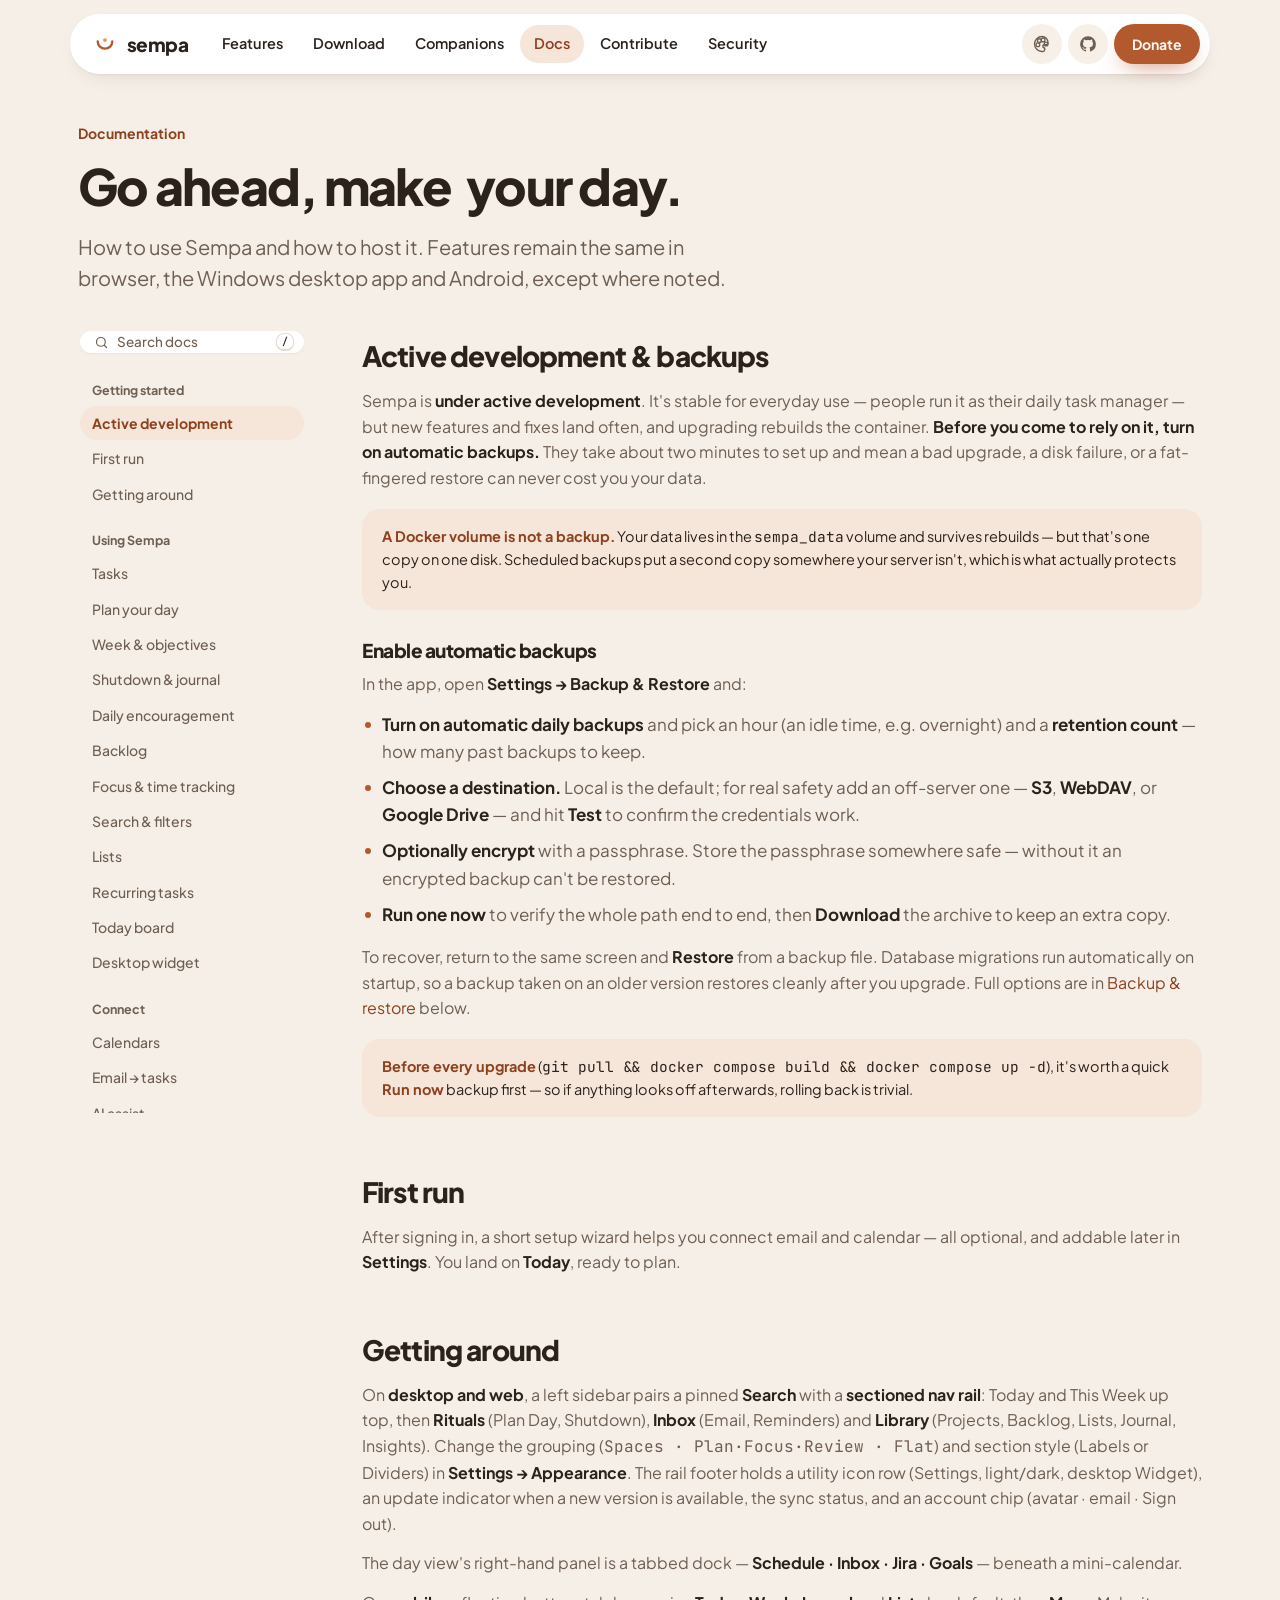
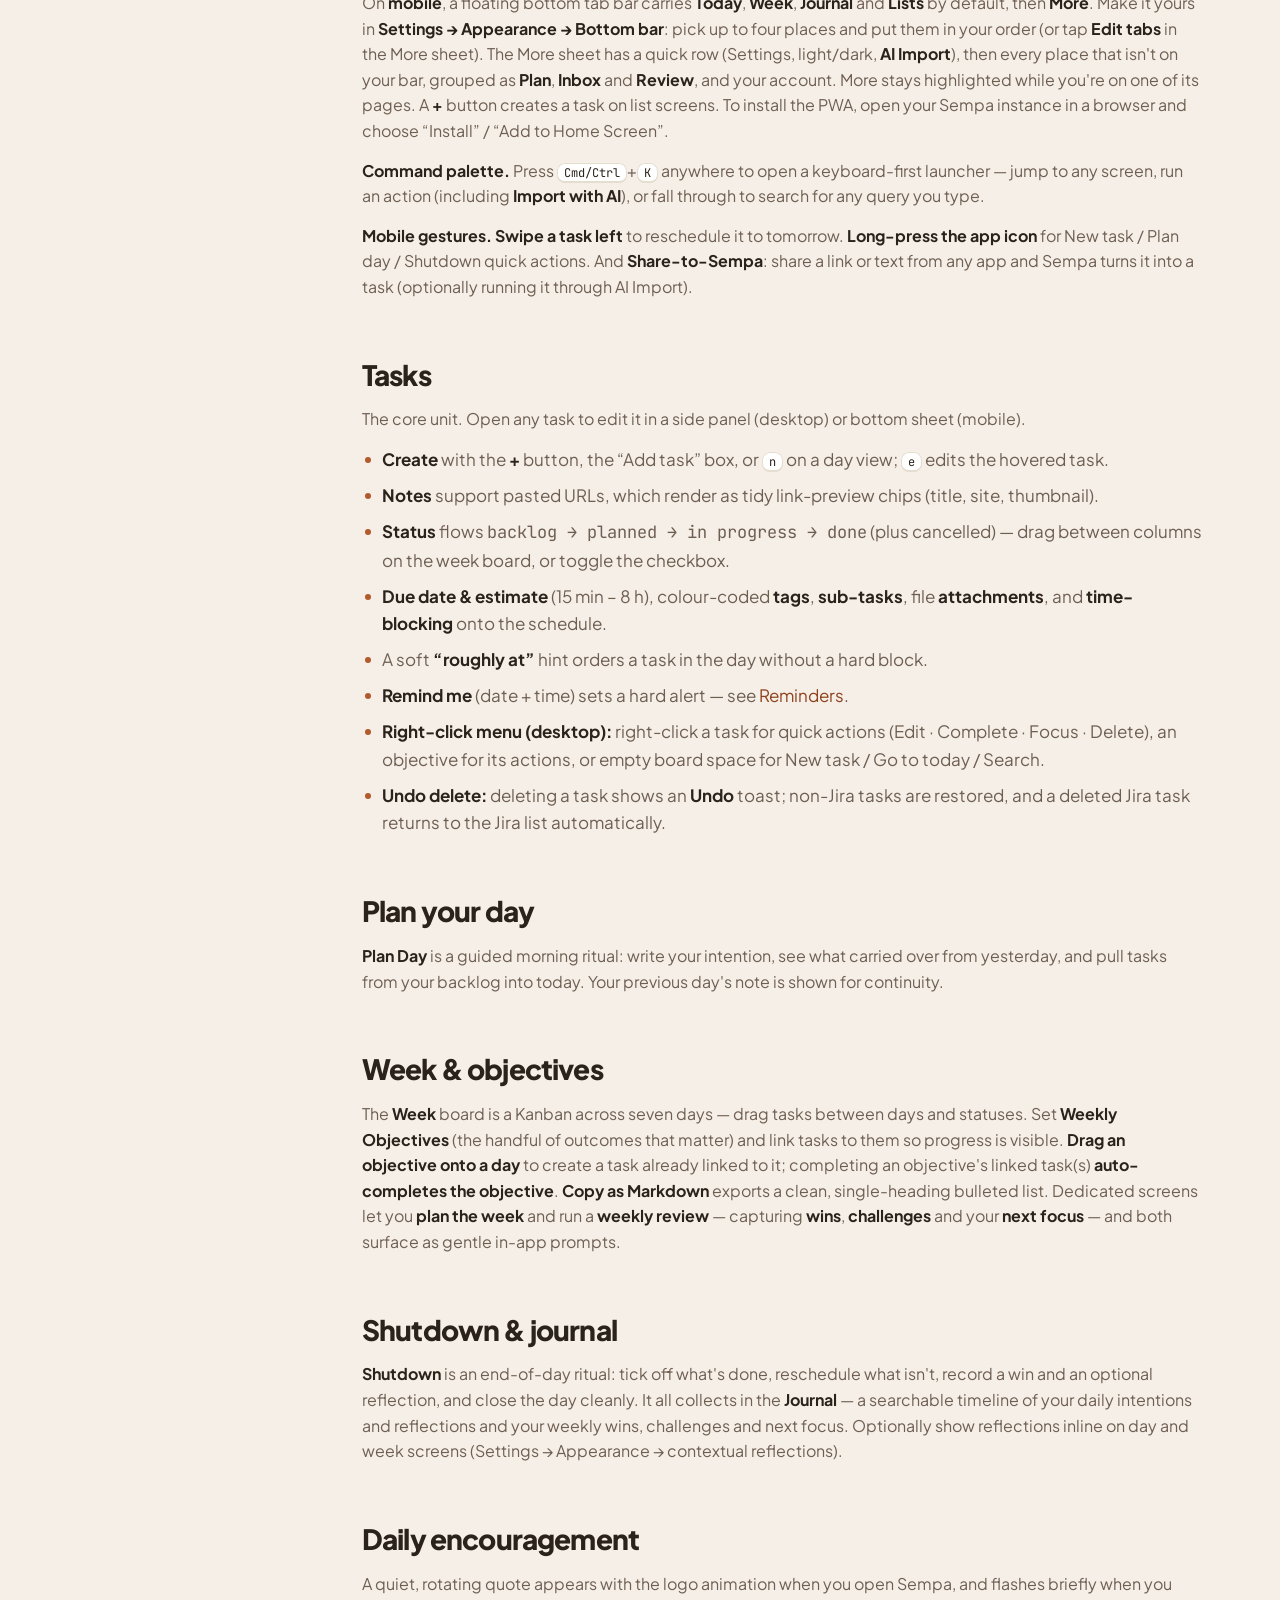
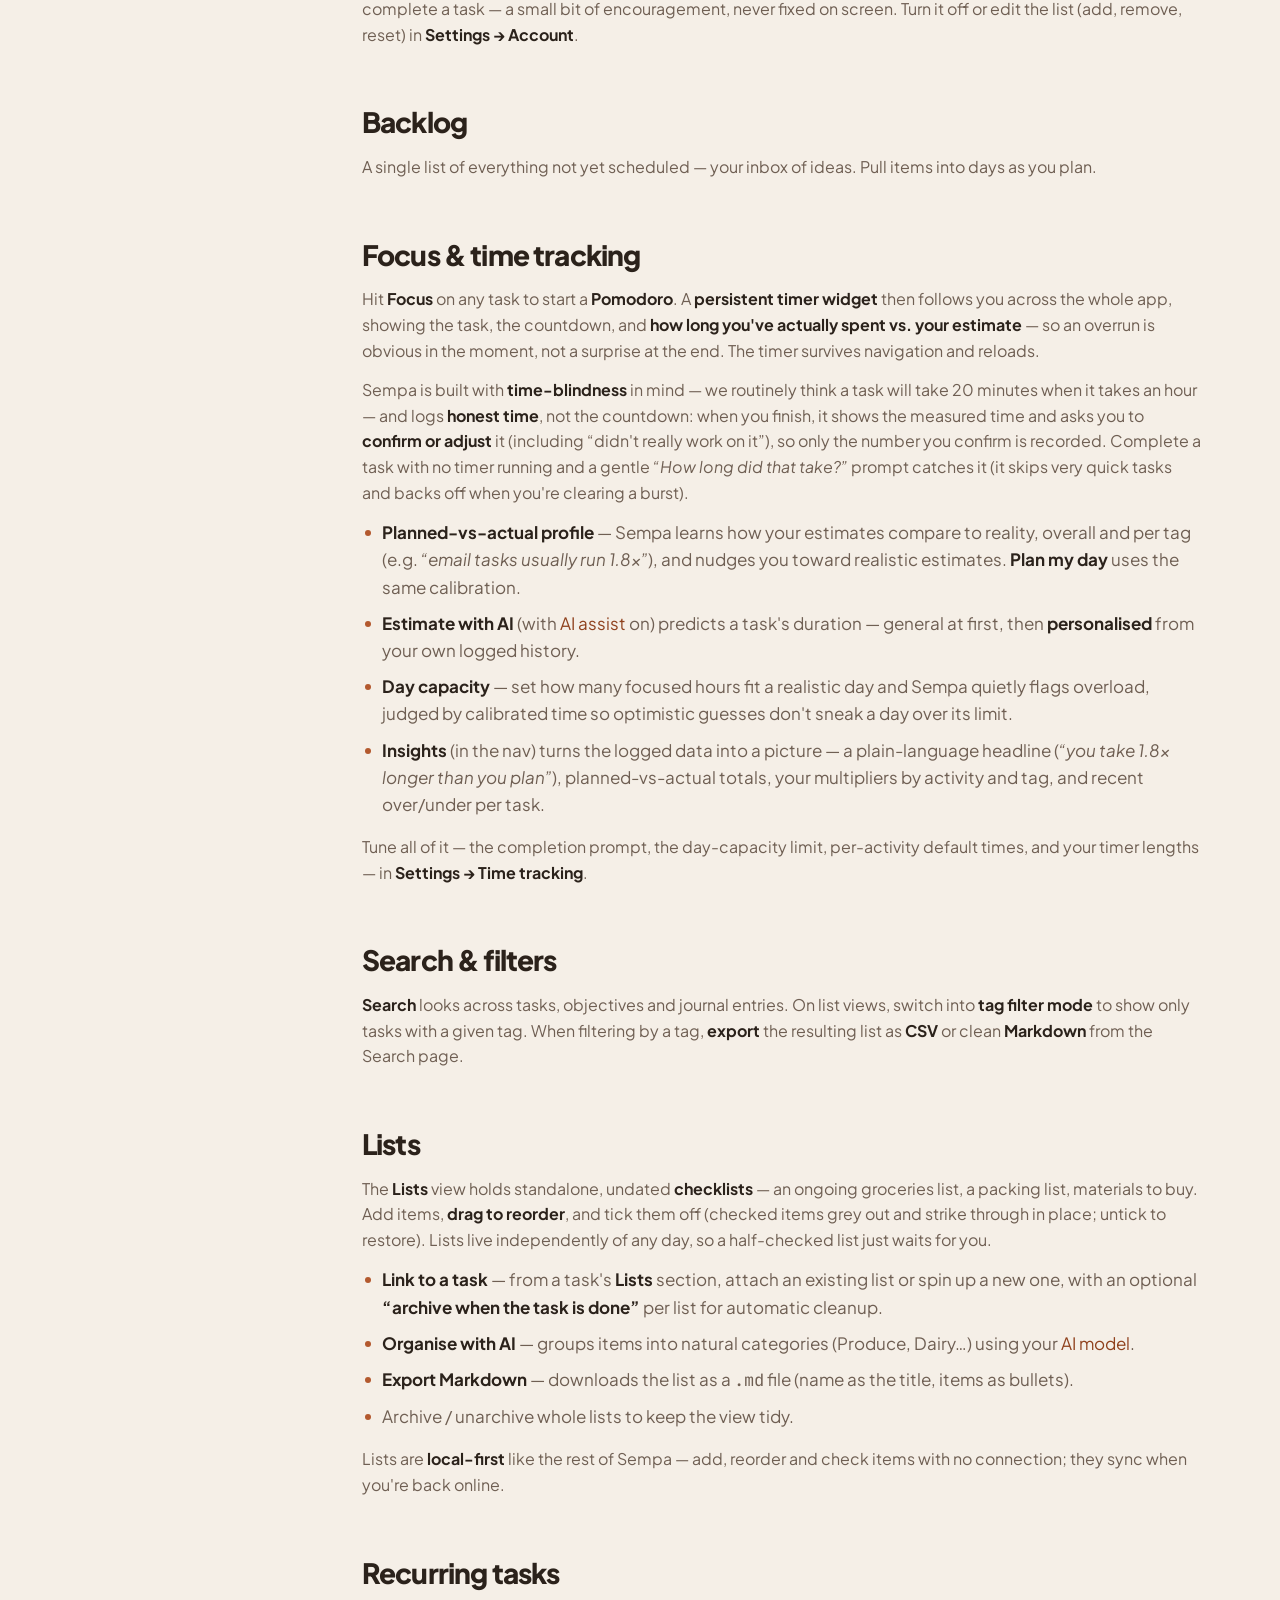
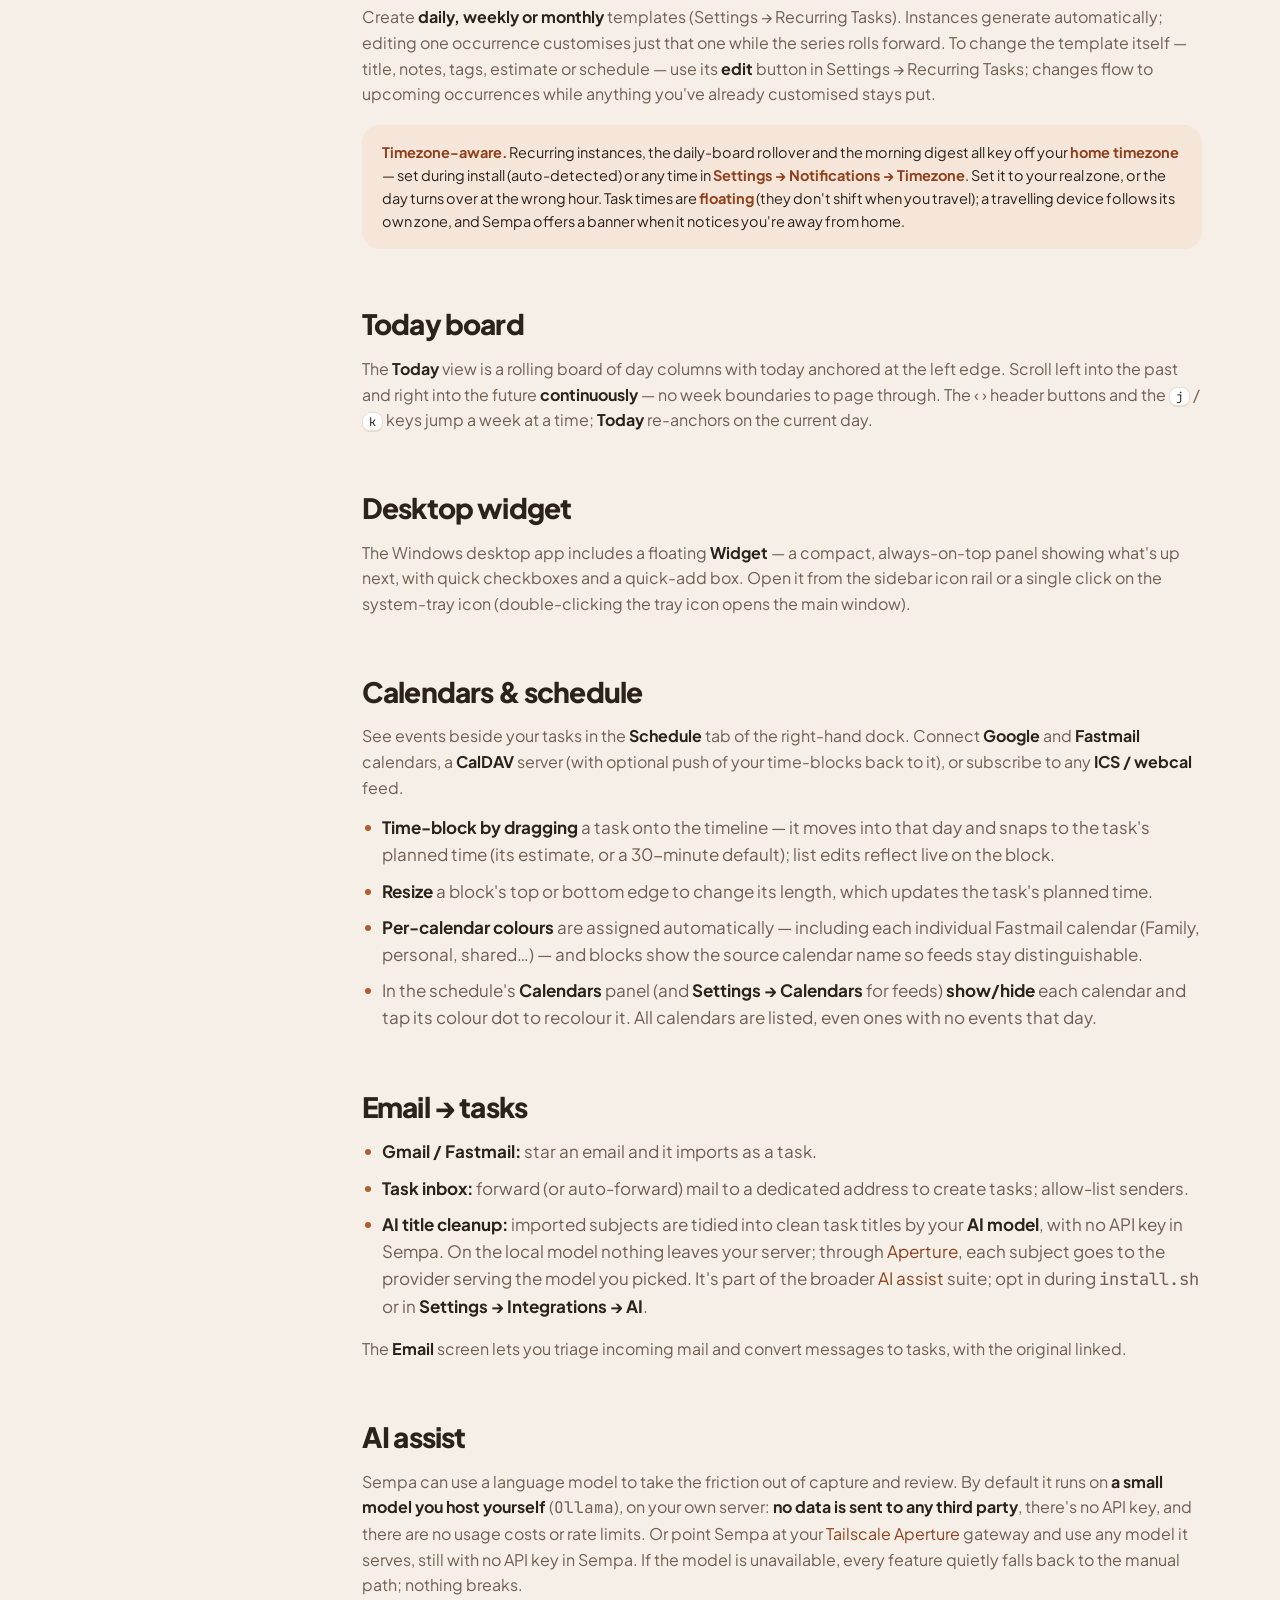
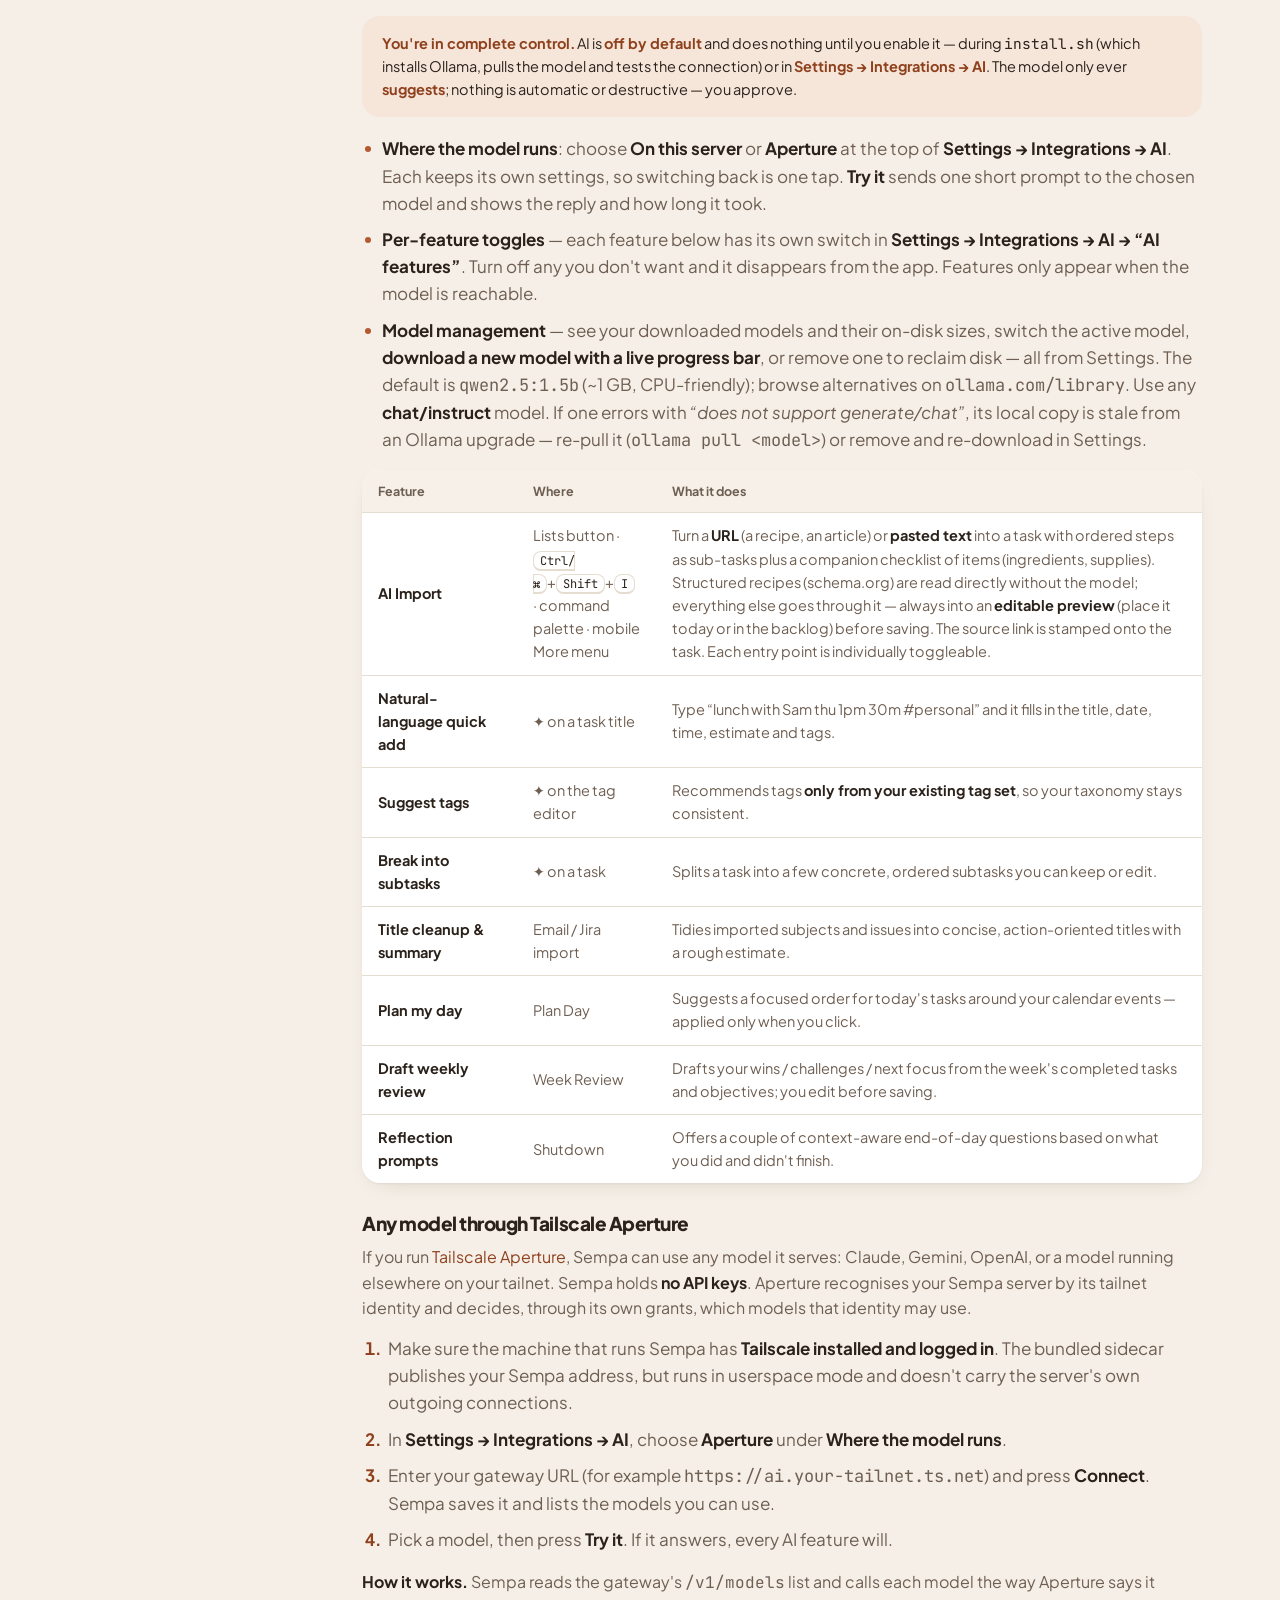
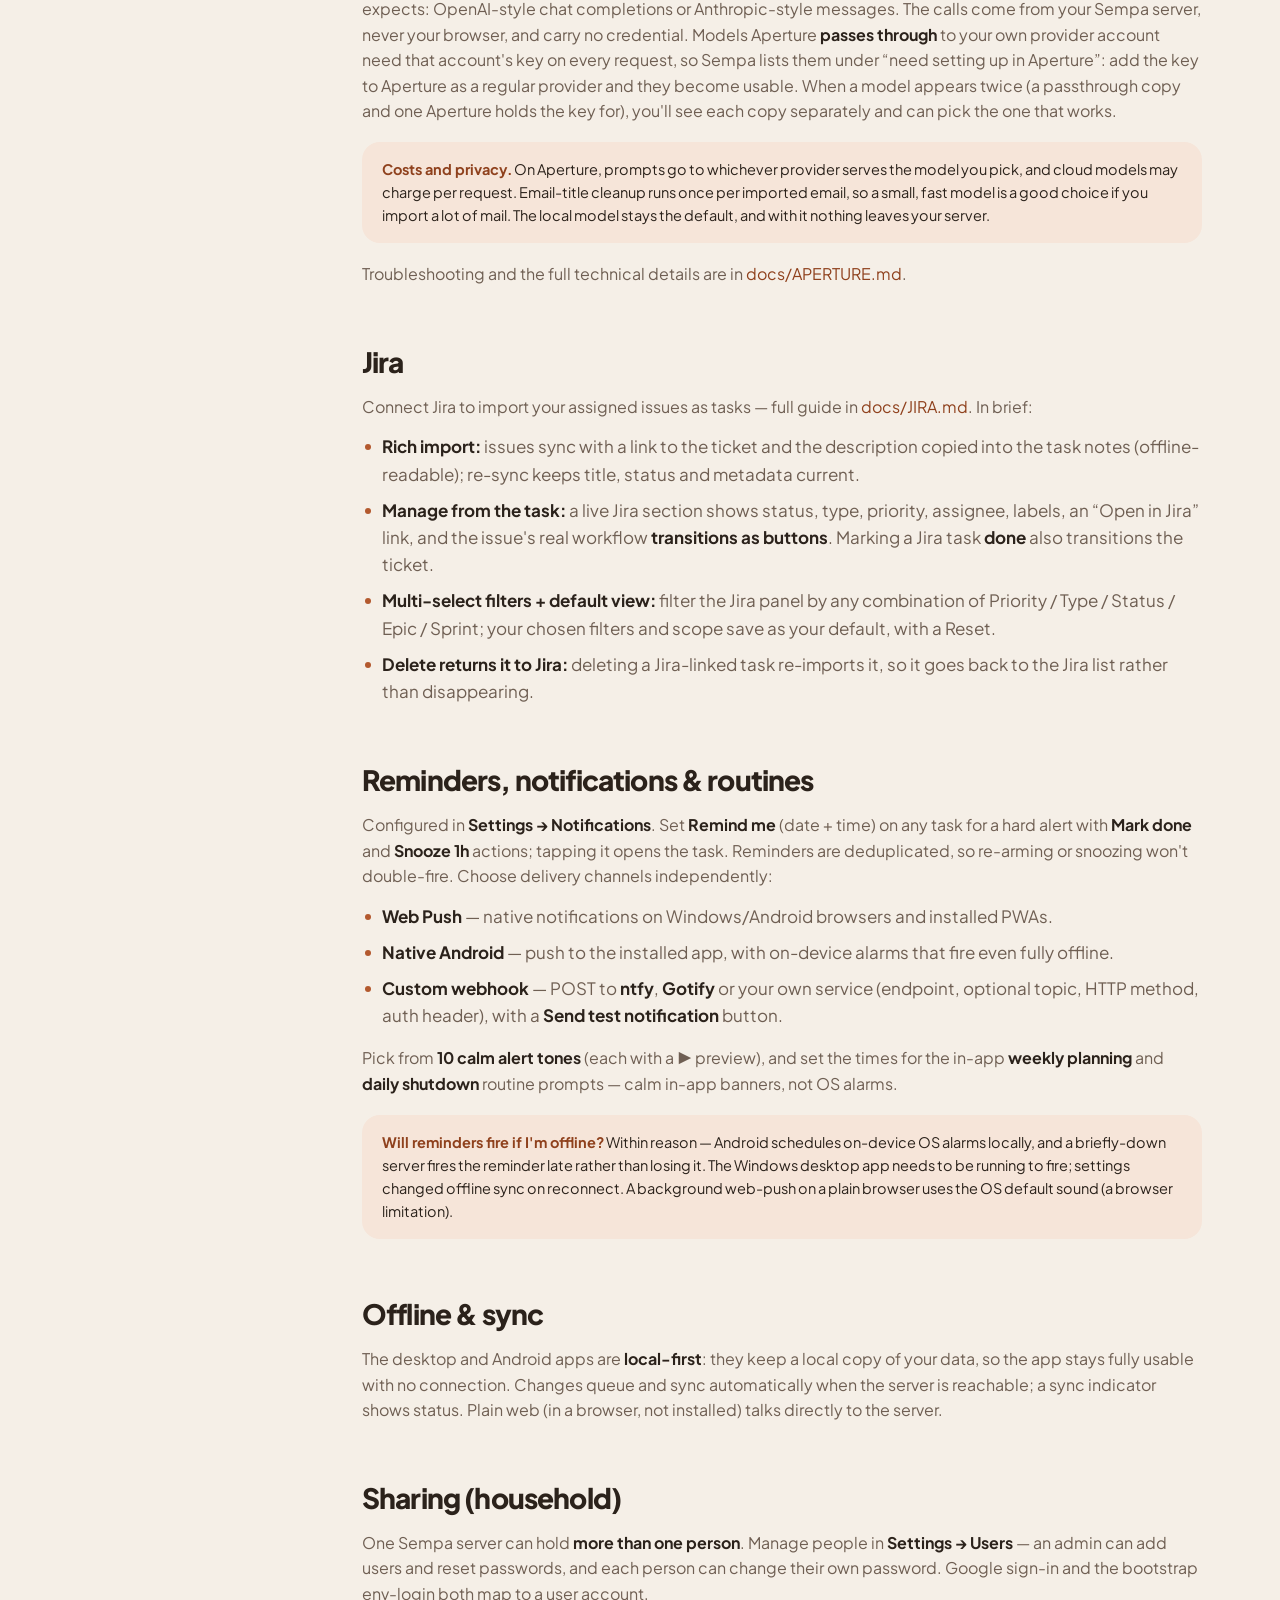
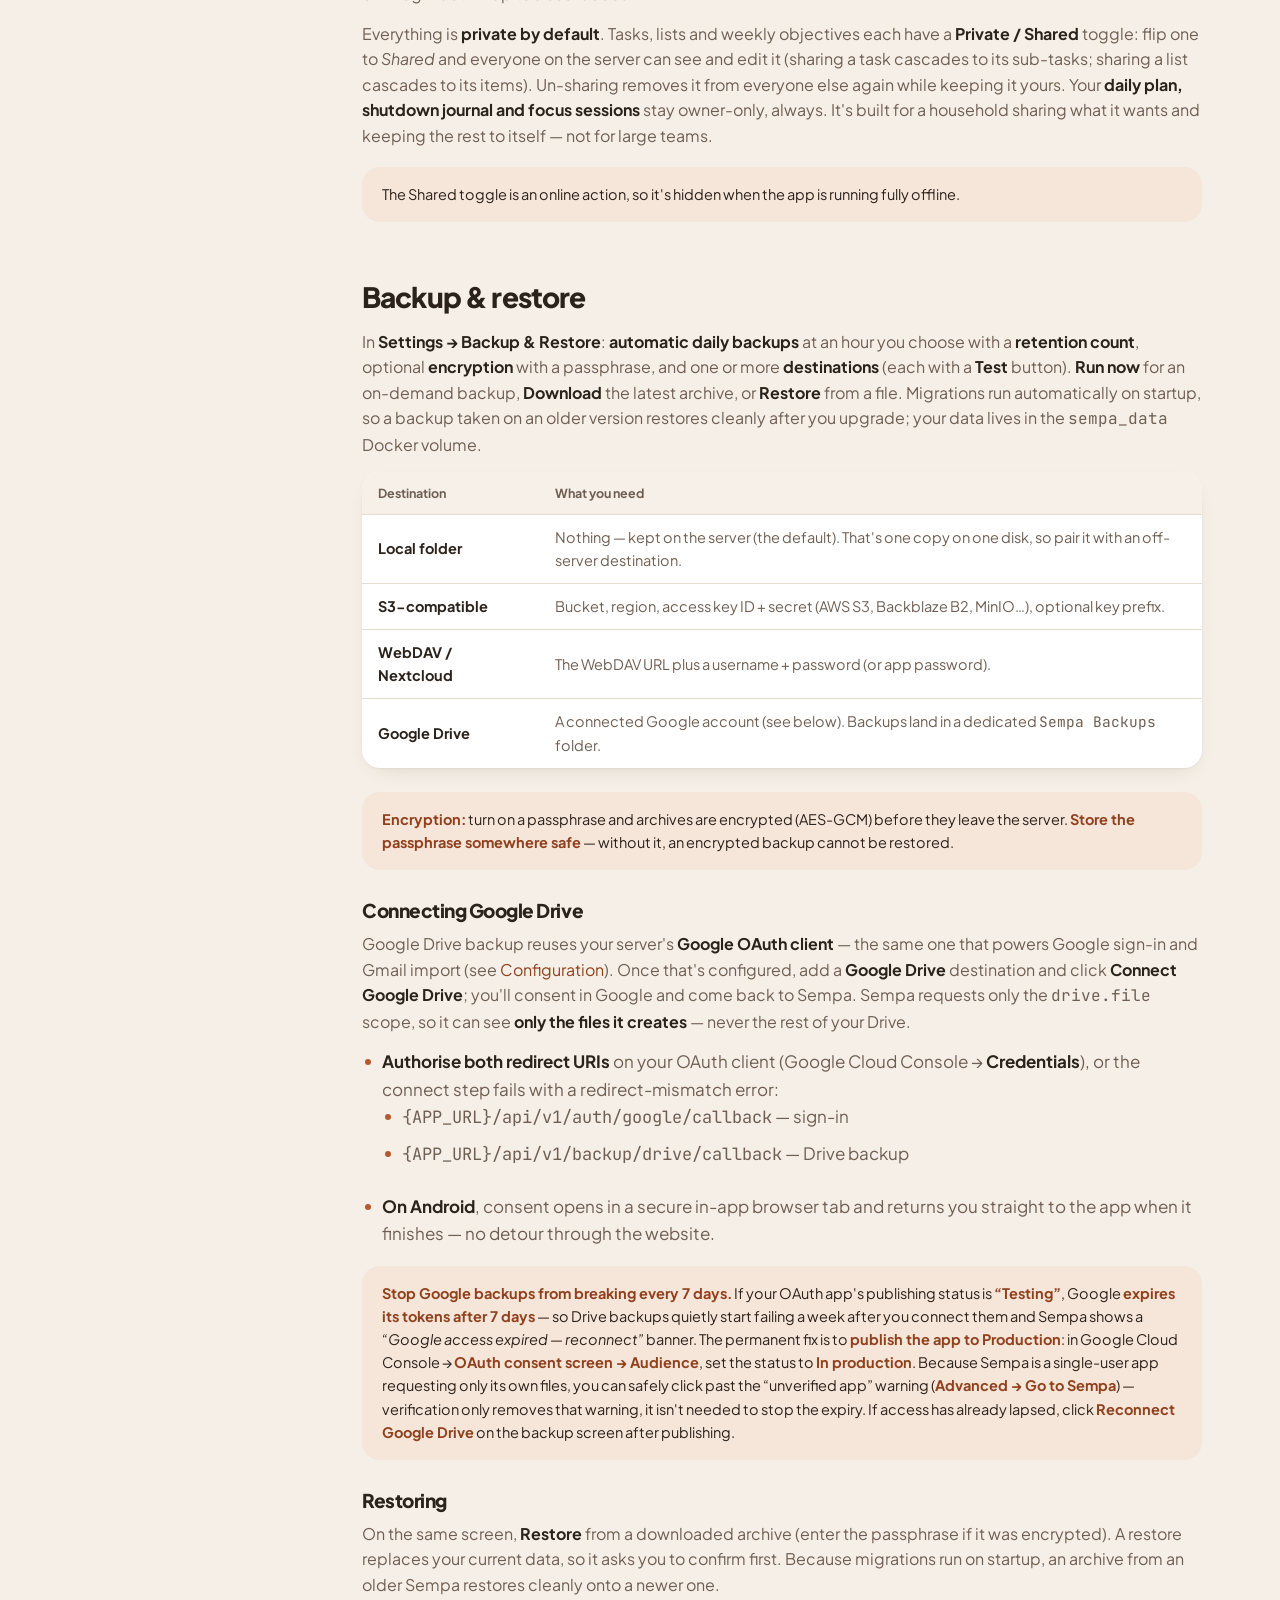
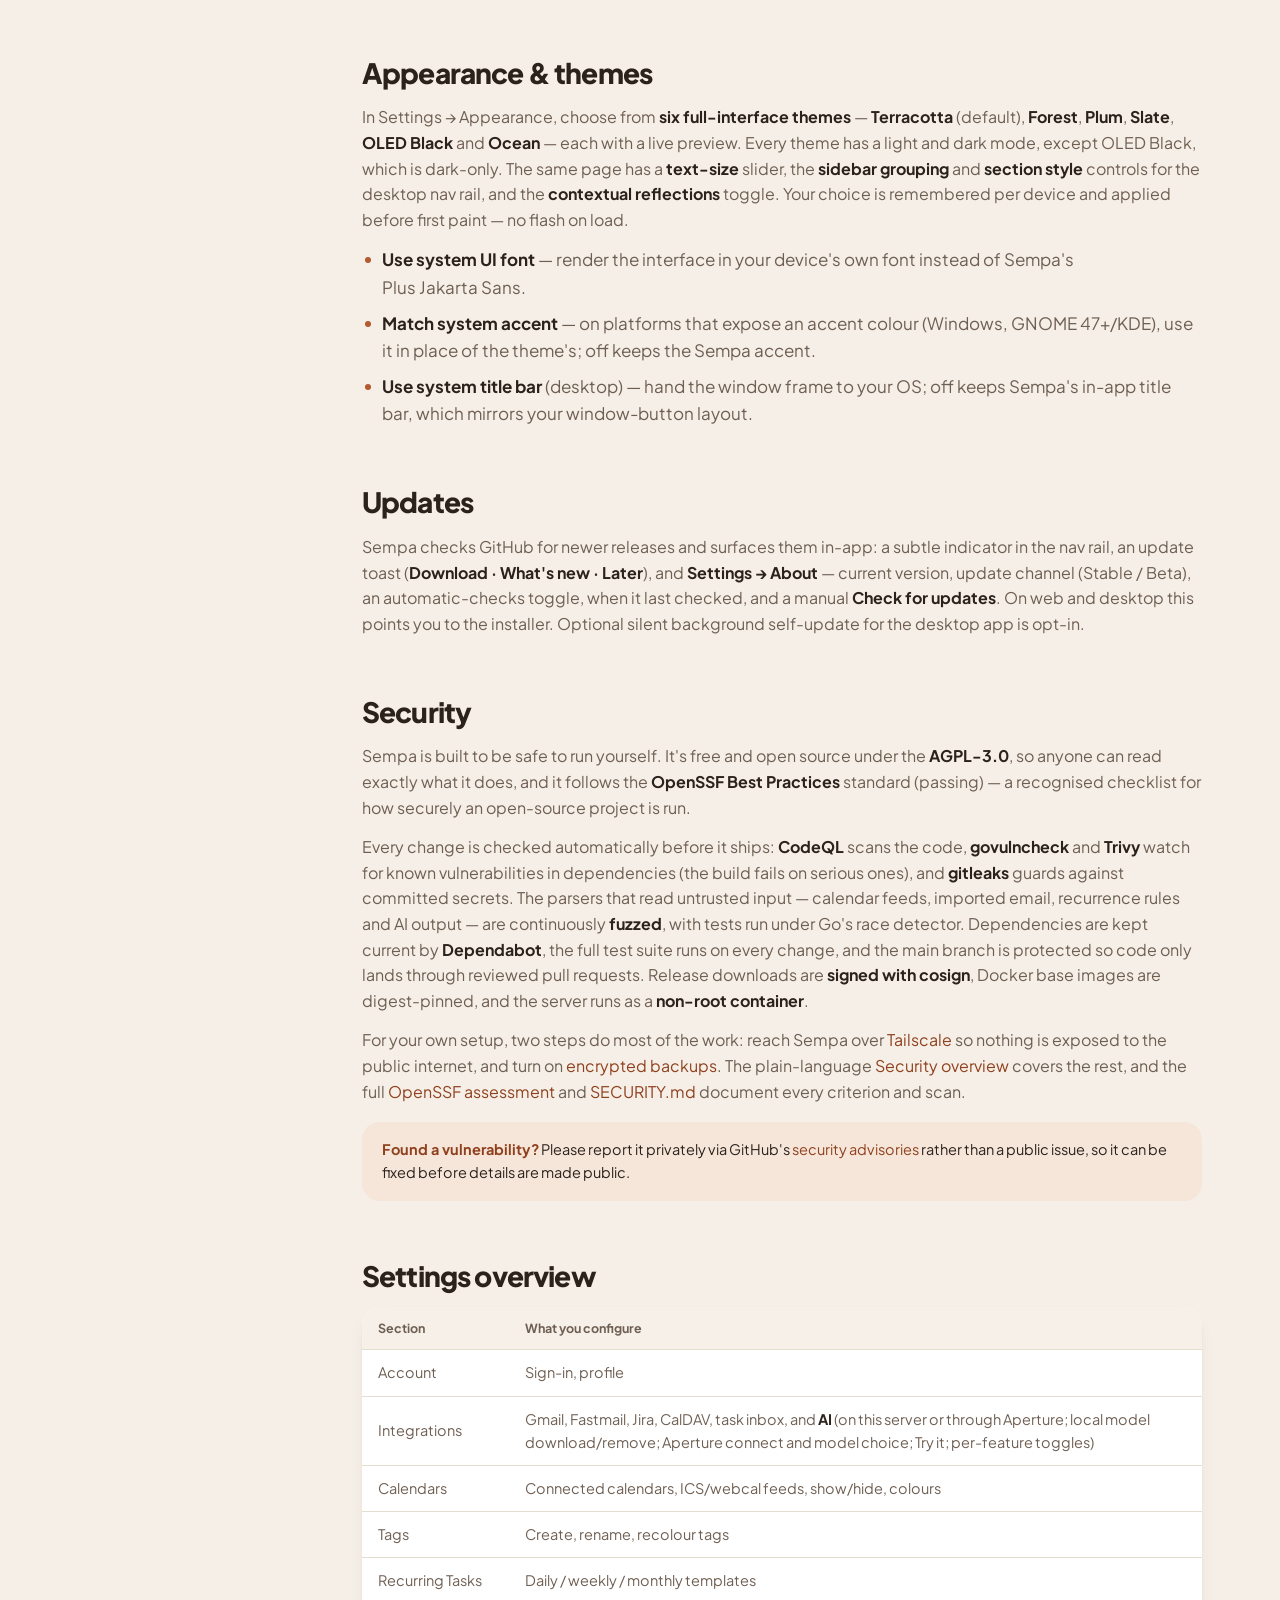
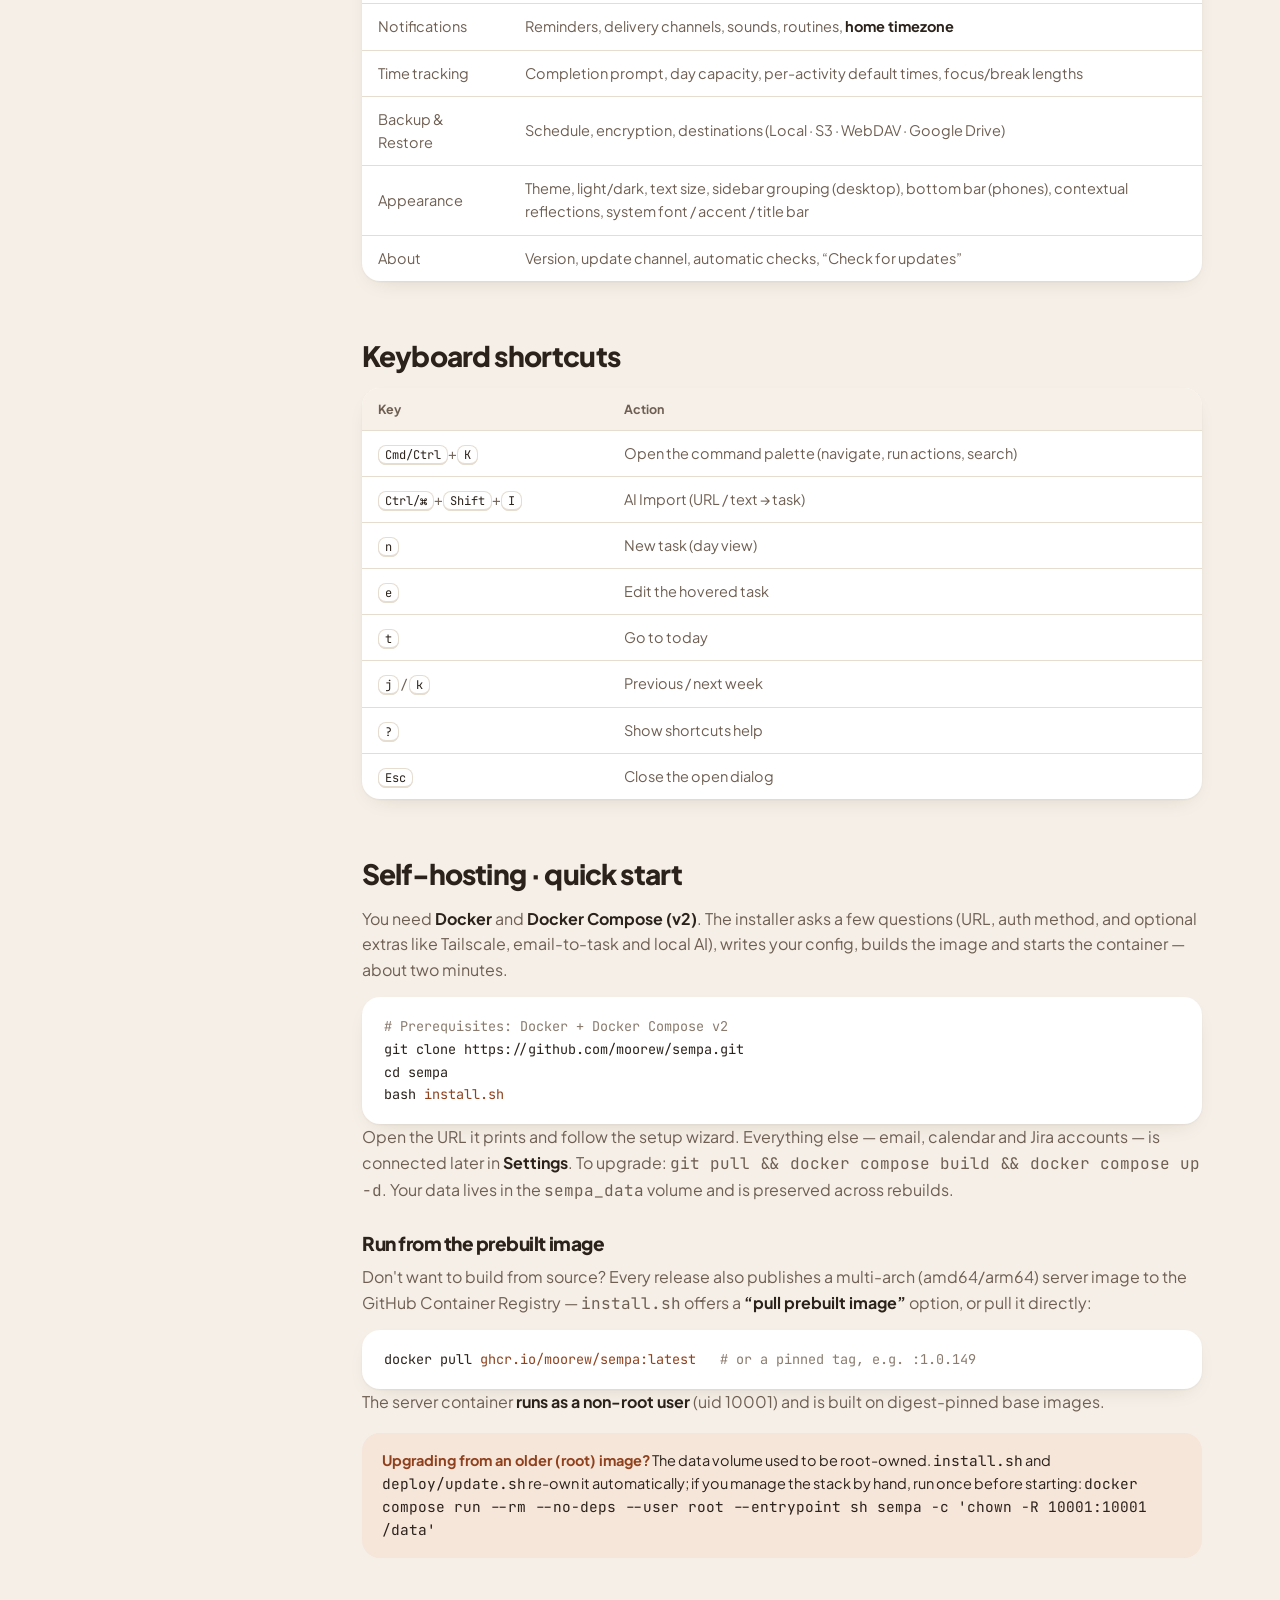
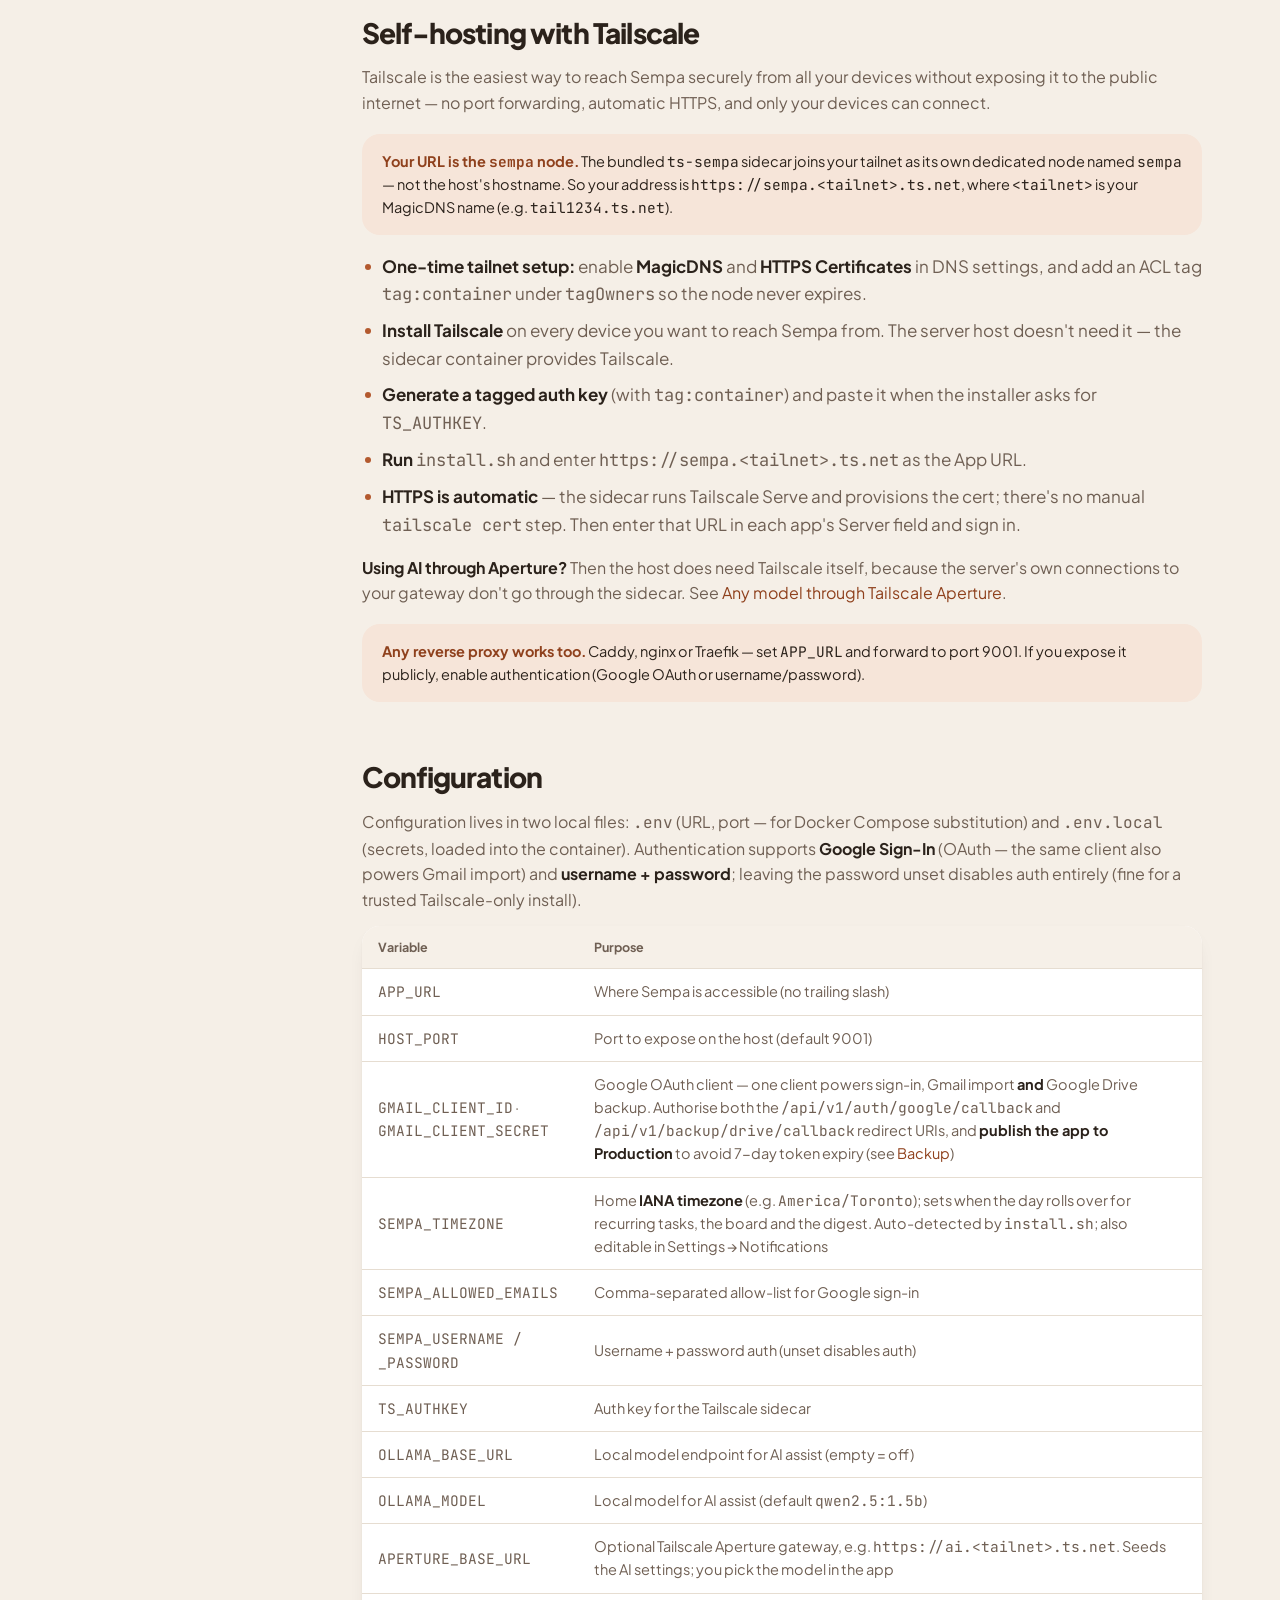
<file: docs.html>
<!DOCTYPE html>
<html lang="en" data-theme="terracotta">
<head>
<meta charset="UTF-8"/>
<meta name="viewport" content="width=device-width, initial-scale=1.0"/>
<title>Documentation — Sempa</title>
<meta name="description" content="How to use Sempa day to day, and how to self-host it — tasks, planning, focus, reflection, AI assist (local or through Tailscale Aperture), integrations, reminders, backup, and the Docker + Tailscale setup."/>
<link rel="preconnect" href="https://fonts.googleapis.com"/>
<link rel="preconnect" href="https://fonts.gstatic.com" crossorigin/>
<link href="https://fonts.googleapis.com/css2?family=Plus+Jakarta+Sans:wght@400;500;600;700;800&family=JetBrains+Mono:wght@400;500;600&display=swap" rel="stylesheet"/>
<script>(function(){try{var t=localStorage.getItem('sempa-site-theme')||'terracotta';var m=localStorage.getItem('sempa-site-mode')||'light';if(t==='oled')m='dark';document.documentElement.setAttribute('data-theme',t);if(m==='dark')document.documentElement.classList.add('dark');}catch(e){}})();</script>
<link rel="icon" href="/favicon.ico?v=3" sizes="any"/>
<link rel="icon" href="/assets/favicon.svg?v=3" type="image/svg+xml"/>
<link rel="icon" type="image/png" sizes="32x32" href="/assets/favicon-32.png?v=3"/>
<link rel="icon" type="image/png" sizes="16x16" href="/assets/favicon-16.png?v=3"/>
<link rel="apple-touch-icon" href="/assets/apple-touch-icon.png?v=3"/>
<link rel="stylesheet" href="assets/site.css"/>
<script src="assets/site.js" defer></script>
</head>
<body>

<header class="nav">
  <div class="nav-in">
    <a class="brand" href="index.html" aria-label="Sempa home">
      <svg viewBox="0 0 100 100" fill="none" aria-hidden="true"><path d="M22,40 a28,28 0 0 0 56,0" stroke="currentColor" stroke-width="9" stroke-linecap="round"/><circle cx="50" cy="35" r="7.5" fill="currentColor"/></svg>
      sempa
    </a>
    <nav class="nav-links" id="nav-links">
      <a href="features.html">Features</a>
      <a href="download.html">Download</a>
      <a href="companions.html">Companions</a>
      <a href="docs.html">Docs</a>
      <a href="contribute.html">Contribute</a>
      <a href="security.html">Security</a>
    </nav>
    <div class="nav-right">
      <div style="position:relative">
        <button class="icon-btn" id="theme-trigger" aria-label="Change theme" title="Theme">
          <svg viewBox="0 0 24 24" fill="none" stroke="currentColor" stroke-width="1.8" stroke-linecap="round" stroke-linejoin="round"><circle cx="13.5" cy="6.5" r="2.5"/><circle cx="17.5" cy="12" r="2.5"/><circle cx="8.5" cy="7.5" r="2.5"/><circle cx="6.5" cy="13" r="2.5"/><path d="M12 22a10 10 0 1 1 0-20 8 8 0 0 1 8 8c0 2-1.5 3-3 3h-2a2 2 0 0 0-1.5 3.3A2 2 0 0 1 12 22Z"/></svg>
        </button>
        <div class="theme-pop" id="theme-pop"></div>
      </div>
      <a class="icon-btn donate-hide" href="https://github.com/moorew/sempa" target="_blank" rel="noopener" aria-label="GitHub repository" title="GitHub">
        <svg viewBox="0 0 24 24" fill="currentColor" aria-hidden="true"><path d="M12 1.5A10.5 10.5 0 0 0 1.5 12c0 4.64 3 8.57 7.18 9.96.53.1.72-.23.72-.5v-1.76c-2.92.63-3.54-1.4-3.54-1.4-.48-1.22-1.17-1.55-1.17-1.55-.95-.65.07-.64.07-.64 1.06.07 1.61 1.09 1.61 1.09.94 1.6 2.46 1.14 3.06.87.1-.68.37-1.14.67-1.4-2.33-.27-4.78-1.16-4.78-5.18 0-1.15.41-2.08 1.08-2.82-.11-.27-.47-1.34.1-2.79 0 0 .88-.28 2.88 1.07a10 10 0 0 1 5.24 0c2-1.35 2.88-1.07 2.88-1.07.57 1.45.21 2.52.1 2.79.67.74 1.08 1.67 1.08 2.82 0 4.03-2.46 4.91-4.8 5.17.38.33.71.97.71 1.96v2.9c0 .28.19.61.73.5A10.5 10.5 0 0 0 22.5 12 10.5 10.5 0 0 0 12 1.5Z"/></svg>
      </a>
      <a class="btn btn-primary btn-sm donate-hide" href="donate.html">Donate</a>
      <button class="icon-btn nav-toggle" id="nav-toggle" aria-label="Menu">
        <svg viewBox="0 0 24 24" fill="none" stroke="currentColor" stroke-width="1.8" stroke-linecap="round"><path d="M3 6h18M3 12h18M3 18h18"/></svg>
      </button>
    </div>
  </div>
</header>

<section style="padding-top:48px">
  <div class="wrap">
    <div class="sec-head reveal" style="margin-bottom:36px">
      <span class="eyebrow" style="display:block;margin-bottom:14px">Documentation</span>
      <h1 class="h1">Go ahead, make  your day.</h1>
      <p class="lede">How to use Sempa and how to host it. Features remain the same in browser, the Windows desktop app and Android, except where noted.</p>
      <button class="docs-search-hero" id="docs-search-hero" type="button" aria-label="Search documentation">
        <svg viewBox="0 0 24 24" fill="none" stroke="currentColor" stroke-width="1.9" stroke-linecap="round" stroke-linejoin="round" aria-hidden="true"><circle cx="11" cy="11" r="7"/><path d="m20 20-3.2-3.2"/></svg>
        <span>Search the docs…</span>
        <kbd>/</kbd>
      </button>
    </div>

    <div class="docs">
      <!-- TOC -->
      <aside class="docs-toc" id="toc">
        <button class="docs-search-trigger" id="docs-search-trigger" type="button" aria-label="Search documentation">
          <svg viewBox="0 0 24 24" fill="none" stroke="currentColor" stroke-width="1.9" stroke-linecap="round" stroke-linejoin="round" aria-hidden="true"><circle cx="11" cy="11" r="7"/><path d="m20 20-3.2-3.2"/></svg>
          <span>Search docs</span>
          <kbd>/</kbd>
        </button>
        <div class="toc-h">Getting started</div>
        <a href="#active-development">Active development</a>
        <a href="#first-run">First run</a>
        <a href="#getting-around">Getting around</a>
        <div class="toc-h">Using Sempa</div>
        <a href="#tasks">Tasks</a>
        <a href="#plan">Plan your day</a>
        <a href="#week">Week &amp; objectives</a>
        <a href="#reflect">Shutdown &amp; journal</a>
        <a href="#encouragement">Daily encouragement</a>
        <a href="#backlog">Backlog</a>
        <a href="#focus">Focus &amp; time tracking</a>
        <a href="#search">Search &amp; filters</a>
        <a href="#lists">Lists</a>
        <a href="#recurring">Recurring tasks</a>
        <a href="#today">Today board</a>
        <a href="#widget">Desktop widget</a>
        <div class="toc-h">Connect</div>
        <a href="#calendars">Calendars</a>
        <a href="#email">Email → tasks</a>
        <a href="#ai">AI assist</a>
        <a href="#aperture">AI through Aperture</a>
        <a href="#jira">Jira</a>
        <a href="#reminders">Reminders &amp; routines</a>
        <div class="toc-h">Your data &amp; app</div>
        <a href="#offline">Offline &amp; sync</a>
        <a href="#sharing">Sharing (household)</a>
        <a href="#backup">Backup &amp; restore</a>
        <a href="#appearance">Appearance &amp; themes</a>
        <a href="#updates">Updates</a>
        <a href="#security">Security</a>
        <a href="#settings">Settings</a>
        <a href="#shortcuts">Shortcuts</a>
        <div class="toc-h">Self-hosting</div>
        <a href="#self-hosting">Quick start</a>
        <a href="#tailscale">Tailscale</a>
        <a href="#config">Configuration</a>
      </aside>

      <!-- BODY -->
      <div class="docs-body">
        <h2 id="active-development">Active development &amp; backups</h2>
        <p>Sempa is <b>under active development</b>. It's stable for everyday use — people run it as their daily task manager — but new features and fixes land often, and upgrading rebuilds the container. <b>Before you come to rely on it, turn on automatic backups.</b> They take about two minutes to set up and mean a bad upgrade, a disk failure, or a fat-fingered restore can never cost you your data.</p>
        <div class="callout"><b>A Docker volume is not a backup.</b> Your data lives in the <span class="mono">sempa_data</span> volume and survives rebuilds — but that's one copy on one disk. Scheduled backups put a second copy somewhere your server isn't, which is what actually protects you.</div>
        <h3>Enable automatic backups</h3>
        <p>In the app, open <b>Settings &rarr; Backup &amp; Restore</b> and:</p>
        <ul>
          <li><b>Turn on automatic daily backups</b> and pick an hour (an idle time, e.g. overnight) and a <b>retention count</b> — how many past backups to keep.</li>
          <li><b>Choose a destination.</b> Local is the default; for real safety add an off-server one — <b>S3</b>, <b>WebDAV</b>, or <b>Google Drive</b> — and hit <b>Test</b> to confirm the credentials work.</li>
          <li><b>Optionally encrypt</b> with a passphrase. Store the passphrase somewhere safe — without it an encrypted backup can't be restored.</li>
          <li><b>Run one now</b> to verify the whole path end to end, then <b>Download</b> the archive to keep an extra copy.</li>
        </ul>
        <p>To recover, return to the same screen and <b>Restore</b> from a backup file. Database migrations run automatically on startup, so a backup taken on an older version restores cleanly after you upgrade. Full options are in <a href="#backup" style="color:var(--sempa-accent-ink)">Backup &amp; restore</a> below.</p>
        <div class="callout"><b>Before every upgrade</b> (<span class="mono">git pull &amp;&amp; docker compose build &amp;&amp; docker compose up -d</span>), it's worth a quick <b>Run now</b> backup first — so if anything looks off afterwards, rolling back is trivial.</div>

        <h2 id="first-run">First run</h2>
        <p>After signing in, a short setup wizard helps you connect email and calendar — all optional, and addable later in <b>Settings</b>. You land on <b>Today</b>, ready to plan.</p>

        <h2 id="getting-around">Getting around</h2>
        <p>On <b>desktop and web</b>, a left sidebar pairs a pinned <b>Search</b> with a <b>sectioned nav rail</b>: Today and This Week up top, then <b>Rituals</b> (Plan Day, Shutdown), <b>Inbox</b> (Email, Reminders) and <b>Library</b> (Projects, Backlog, Lists, Journal, Insights). Change the grouping (<span class="mono">Spaces · Plan·Focus·Review · Flat</span>) and section style (Labels or Dividers) in <b>Settings → Appearance</b>. The rail footer holds a utility icon row (Settings, light/dark, desktop Widget), an update indicator when a new version is available, the sync status, and an account chip (avatar · email · Sign out).</p>
        <p>The day view's right-hand panel is a tabbed dock — <b>Schedule · Inbox · Jira · Goals</b> — beneath a mini-calendar.</p>
        <p>On <b>mobile</b>, a floating bottom tab bar carries <b>Today</b>, <b>Week</b>, <b>Journal</b> and <b>Lists</b> by default, then <b>More</b>. Make it yours in <b>Settings → Appearance → Bottom bar</b>: pick up to four places and put them in your order (or tap <b>Edit tabs</b> in the More sheet). The More sheet has a quick row (Settings, light/dark, <b>AI Import</b>), then every place that isn't on your bar, grouped as <b>Plan</b>, <b>Inbox</b> and <b>Review</b>, and your account. More stays highlighted while you're on one of its pages. A <b>+</b> button creates a task on list screens. To install the PWA, open your Sempa instance in a browser and choose “Install” / “Add to Home Screen”.</p>
        <p><b>Command palette.</b> Press <kbd>Cmd/Ctrl</kbd>+<kbd>K</kbd> anywhere to open a keyboard-first launcher — jump to any screen, run an action (including <b>Import with AI</b>), or fall through to search for any query you type.</p>
        <p><b>Mobile gestures.</b> <b>Swipe a task left</b> to reschedule it to tomorrow. <b>Long-press the app icon</b> for New task / Plan day / Shutdown quick actions. And <b>Share-to-Sempa</b>: share a link or text from any app and Sempa turns it into a task (optionally running it through AI Import).</p>

        <h2 id="tasks">Tasks</h2>
        <p>The core unit. Open any task to edit it in a side panel (desktop) or bottom sheet (mobile).</p>
        <ul>
          <li><b>Create</b> with the <b>+</b> button, the “Add task” box, or <kbd>n</kbd> on a day view; <kbd>e</kbd> edits the hovered task.</li>
          <li><b>Notes</b> support pasted URLs, which render as tidy link-preview chips (title, site, thumbnail).</li>
          <li><b>Status</b> flows <span class="mono">backlog → planned → in progress → done</span> (plus cancelled) — drag between columns on the week board, or toggle the checkbox.</li>
          <li><b>Due date &amp; estimate</b> (15 min – 8 h), colour-coded <b>tags</b>, <b>sub-tasks</b>, file <b>attachments</b>, and <b>time-blocking</b> onto the schedule.</li>
          <li>A soft <b>“roughly at”</b> hint orders a task in the day without a hard block.</li>
          <li><b>Remind me</b> (date + time) sets a hard alert — see <a href="#reminders" style="color:var(--sempa-accent-ink)">Reminders</a>.</li>
          <li><b>Right-click menu (desktop):</b> right-click a task for quick actions (Edit · Complete · Focus · Delete), an objective for its actions, or empty board space for New task / Go to today / Search.</li>
          <li><b>Undo delete:</b> deleting a task shows an <b>Undo</b> toast; non-Jira tasks are restored, and a deleted Jira task returns to the Jira list automatically.</li>
        </ul>

        <h2 id="plan">Plan your day</h2>
        <p><b>Plan Day</b> is a guided morning ritual: write your intention, see what carried over from yesterday, and pull tasks from your backlog into today. Your previous day's note is shown for continuity.</p>

        <h2 id="week">Week &amp; objectives</h2>
        <p>The <b>Week</b> board is a Kanban across seven days — drag tasks between days and statuses. Set <b>Weekly Objectives</b> (the handful of outcomes that matter) and link tasks to them so progress is visible. <b>Drag an objective onto a day</b> to create a task already linked to it; completing an objective's linked task(s) <b>auto-completes the objective</b>. <b>Copy as Markdown</b> exports a clean, single-heading bulleted list. Dedicated screens let you <b>plan the week</b> and run a <b>weekly review</b> — capturing <b>wins</b>, <b>challenges</b> and your <b>next focus</b> — and both surface as gentle in-app prompts.</p>

        <h2 id="reflect">Shutdown &amp; journal</h2>
        <p><b>Shutdown</b> is an end-of-day ritual: tick off what's done, reschedule what isn't, record a win and an optional reflection, and close the day cleanly. It all collects in the <b>Journal</b> — a searchable timeline of your daily intentions and reflections and your weekly wins, challenges and next focus. Optionally show reflections inline on day and week screens (Settings → Appearance → contextual reflections).</p>

        <h2 id="encouragement">Daily encouragement</h2>
        <p>A quiet, rotating quote appears with the logo animation when you open Sempa, and flashes briefly when you complete a task — a small bit of encouragement, never fixed on screen. Turn it off or edit the list (add, remove, reset) in <b>Settings &rarr; Account</b>.</p>

        <h2 id="backlog">Backlog</h2>
        <p>A single list of everything not yet scheduled — your inbox of ideas. Pull items into days as you plan.</p>

        <h2 id="focus">Focus &amp; time tracking</h2>
        <p>Hit <b>Focus</b> on any task to start a <b>Pomodoro</b>. A <b>persistent timer widget</b> then follows you across the whole app, showing the task, the countdown, and <b>how long you've actually spent vs. your estimate</b> — so an overrun is obvious in the moment, not a surprise at the end. The timer survives navigation and reloads.</p>
        <p>Sempa is built with <b>time-blindness</b> in mind — we routinely think a task will take 20 minutes when it takes an hour — and logs <b>honest time</b>, not the countdown: when you finish, it shows the measured time and asks you to <b>confirm or adjust</b> it (including “didn't really work on it”), so only the number you confirm is recorded. Complete a task with no timer running and a gentle <i>“How long did that take?”</i> prompt catches it (it skips very quick tasks and backs off when you're clearing a burst).</p>
        <ul>
          <li><b>Planned-vs-actual profile</b> — Sempa learns how your estimates compare to reality, overall and per tag (e.g. <i>“email tasks usually run 1.8&times;”</i>), and nudges you toward realistic estimates. <b>Plan my day</b> uses the same calibration.</li>
          <li><b>Estimate with AI</b> (with <a href="#ai" style="color:var(--sempa-accent-ink)">AI assist</a> on) predicts a task's duration — general at first, then <b>personalised</b> from your own logged history.</li>
          <li><b>Day capacity</b> — set how many focused hours fit a realistic day and Sempa quietly flags overload, judged by calibrated time so optimistic guesses don't sneak a day over its limit.</li>
          <li><b>Insights</b> (in the nav) turns the logged data into a picture — a plain-language headline (<i>“you take 1.8&times; longer than you plan”</i>), planned-vs-actual totals, your multipliers by activity and tag, and recent over/under per task.</li>
        </ul>
        <p>Tune all of it — the completion prompt, the day-capacity limit, per-activity default times, and your timer lengths — in <b>Settings &rarr; Time&nbsp;tracking</b>.</p>

        <h2 id="search">Search &amp; filters</h2>
        <p><b>Search</b> looks across tasks, objectives and journal entries. On list views, switch into <b>tag filter mode</b> to show only tasks with a given tag. When filtering by a tag, <b>export</b> the resulting list as <b>CSV</b> or clean <b>Markdown</b> from the Search page.</p>

        <h2 id="lists">Lists</h2>
        <p>The <b>Lists</b> view holds standalone, undated <b>checklists</b> — an ongoing groceries list, a packing list, materials to buy. Add items, <b>drag to reorder</b>, and tick them off (checked items grey out and strike through in place; untick to restore). Lists live independently of any day, so a half-checked list just waits for you.</p>
        <ul>
          <li><b>Link to a task</b> — from a task's <b>Lists</b> section, attach an existing list or spin up a new one, with an optional <b>“archive when the task is done”</b> per list for automatic cleanup.</li>
          <li><b>Organise with AI</b> — groups items into natural categories (Produce, Dairy…) using your <a href="#ai" style="color:var(--sempa-accent-ink)">AI model</a>.</li>
          <li><b>Export Markdown</b> — downloads the list as a <span class="mono">.md</span> file (name as the title, items as bullets).</li>
          <li>Archive / unarchive whole lists to keep the view tidy.</li>
        </ul>
        <p>Lists are <b>local-first</b> like the rest of Sempa — add, reorder and check items with no connection; they sync when you're back online.</p>

        <h2 id="recurring">Recurring tasks</h2>
        <p>Create <b>daily, weekly or monthly</b> templates (Settings → Recurring Tasks). Instances generate automatically; editing one occurrence customises just that one while the series rolls forward. To change the template itself — title, notes, tags, estimate or schedule — use its <b>edit</b> button in Settings → Recurring Tasks; changes flow to upcoming occurrences while anything you've already customised stays put.</p>
        <div class="callout"><b>Timezone-aware.</b> Recurring instances, the daily-board rollover and the morning digest all key off your <b>home timezone</b> — set during install (auto-detected) or any time in <b>Settings &rarr; Notifications &rarr; Timezone</b>. Set it to your real zone, or the day turns over at the wrong hour. Task times are <b>floating</b> (they don't shift when you travel); a travelling device follows its own zone, and Sempa offers a banner when it notices you're away from home.</div>

        <h2 id="today">Today board</h2>
        <p>The <b>Today</b> view is a rolling board of day columns with today anchored at the left edge. Scroll left into the past and right into the future <b>continuously</b> — no week boundaries to page through. The ‹ › header buttons and the <kbd>j</kbd> / <kbd>k</kbd> keys jump a week at a time; <b>Today</b> re-anchors on the current day.</p>

        <h2 id="widget">Desktop widget</h2>
        <p>The Windows desktop app includes a floating <b>Widget</b> — a compact, always-on-top panel showing what's up next, with quick checkboxes and a quick-add box. Open it from the sidebar icon rail or a single click on the system-tray icon (double-clicking the tray icon opens the main window).</p>

        <h2 id="calendars">Calendars &amp; schedule</h2>
        <p>See events beside your tasks in the <b>Schedule</b> tab of the right-hand dock. Connect <b>Google</b> and <b>Fastmail</b> calendars, a <b>CalDAV</b> server (with optional push of your time-blocks back to it), or subscribe to any <b>ICS / webcal</b> feed.</p>
        <ul>
          <li><b>Time-block by dragging</b> a task onto the timeline — it moves into that day and snaps to the task's planned time (its estimate, or a 30-minute default); list edits reflect live on the block.</li>
          <li><b>Resize</b> a block's top or bottom edge to change its length, which updates the task's planned time.</li>
          <li><b>Per-calendar colours</b> are assigned automatically — including each individual Fastmail calendar (Family, personal, shared…) — and blocks show the source calendar name so feeds stay distinguishable.</li>
          <li>In the schedule's <b>Calendars</b> panel (and <b>Settings &rarr; Calendars</b> for feeds) <b>show/hide</b> each calendar and tap its colour dot to recolour it. All calendars are listed, even ones with no events that day.</li>
        </ul>

        <h2 id="email">Email → tasks</h2>
        <ul>
          <li><b>Gmail / Fastmail:</b> star an email and it imports as a task.</li>
          <li><b>Task inbox:</b> forward (or auto-forward) mail to a dedicated address to create tasks; allow-list senders.</li>
          <li><b>AI title cleanup:</b> imported subjects are tidied into clean task titles by your <b>AI model</b>, with no API key in Sempa. On the local model nothing leaves your server; through <a href="#aperture" style="color:var(--sempa-accent-ink)">Aperture</a>, each subject goes to the provider serving the model you picked. It's part of the broader <a href="#ai" style="color:var(--sempa-accent-ink)">AI assist</a> suite; opt in during <span class="mono">install.sh</span> or in <b>Settings &rarr; Integrations &rarr; AI</b>.</li>
        </ul>
        <p>The <b>Email</b> screen lets you triage incoming mail and convert messages to tasks, with the original linked.</p>

        <h2 id="ai">AI assist</h2>
        <p>Sempa can use a language model to take the friction out of capture and review. By default it runs on <b>a small model you host yourself</b> (<span class="mono">Ollama</span>), on your own server: <b>no data is sent to any third party</b>, there's no API key, and there are no usage costs or rate limits. Or point Sempa at your <a href="#aperture" style="color:var(--sempa-accent-ink)">Tailscale Aperture</a> gateway and use any model it serves, still with no API key in Sempa. If the model is unavailable, every feature quietly falls back to the manual path; nothing breaks.</p>
        <div class="callout"><b>You're in complete control.</b> AI is <b>off by default</b> and does nothing until you enable it — during <span class="mono">install.sh</span> (which installs Ollama, pulls the model and tests the connection) or in <b>Settings &rarr; Integrations &rarr; AI</b>. The model only ever <b>suggests</b>; nothing is automatic or destructive — you approve.</div>
        <ul>
          <li><b>Where the model runs</b>: choose <b>On this server</b> or <b>Aperture</b> at the top of <b>Settings &rarr; Integrations &rarr; AI</b>. Each keeps its own settings, so switching back is one tap. <b>Try it</b> sends one short prompt to the chosen model and shows the reply and how long it took.</li>
          <li><b>Per-feature toggles</b> — each feature below has its own switch in <b>Settings &rarr; Integrations &rarr; AI &rarr; &ldquo;AI features&rdquo;</b>. Turn off any you don't want and it disappears from the app. Features only appear when the model is reachable.</li>
          <li><b>Model management</b> — see your downloaded models and their on-disk sizes, switch the active model, <b>download a new model with a live progress bar</b>, or remove one to reclaim disk — all from Settings. The default is <span class="mono">qwen2.5:1.5b</span> (~1&nbsp;GB, CPU-friendly); browse alternatives on <span class="mono">ollama.com/library</span>. Use any <b>chat/instruct</b> model. If one errors with <i>“does not support generate/chat”</i>, its local copy is stale from an Ollama upgrade — re-pull it (<span class="mono">ollama pull &lt;model&gt;</span>) or remove and re-download in Settings.</li>
        </ul>
        <table class="docs-table">
          <tr><th>Feature</th><th>Where</th><th>What it does</th></tr>
          <tr><td><b>AI Import</b></td><td>Lists button · <kbd>Ctrl/⌘</kbd>+<kbd>Shift</kbd>+<kbd>I</kbd> · command palette · mobile More menu</td><td>Turn a <b>URL</b> (a recipe, an article) or <b>pasted text</b> into a task with ordered steps as sub-tasks plus a companion checklist of items (ingredients, supplies). Structured recipes (schema.org) are read directly without the model; everything else goes through it — always into an <b>editable preview</b> (place it today or in the backlog) before saving. The source link is stamped onto the task. Each entry point is individually toggleable.</td></tr>
          <tr><td><b>Natural-language quick add</b></td><td>&#10022; on a task title</td><td>Type &ldquo;lunch with Sam thu 1pm 30m #personal&rdquo; and it fills in the title, date, time, estimate and tags.</td></tr>
          <tr><td><b>Suggest tags</b></td><td>&#10022; on the tag editor</td><td>Recommends tags <b>only from your existing tag set</b>, so your taxonomy stays consistent.</td></tr>
          <tr><td><b>Break into subtasks</b></td><td>&#10022; on a task</td><td>Splits a task into a few concrete, ordered subtasks you can keep or edit.</td></tr>
          <tr><td><b>Title cleanup &amp; summary</b></td><td>Email / Jira import</td><td>Tidies imported subjects and issues into concise, action-oriented titles with a rough estimate.</td></tr>
          <tr><td><b>Plan my day</b></td><td>Plan Day</td><td>Suggests a focused order for today's tasks around your calendar events — applied only when you click.</td></tr>
          <tr><td><b>Draft weekly review</b></td><td>Week Review</td><td>Drafts your wins / challenges / next focus from the week's completed tasks and objectives; you edit before saving.</td></tr>
          <tr><td><b>Reflection prompts</b></td><td>Shutdown</td><td>Offers a couple of context-aware end-of-day questions based on what you did and didn't finish.</td></tr>
        </table>

        <h3 id="aperture">Any model through Tailscale Aperture</h3>
        <p>If you run <a href="https://tailscale.com/docs/aperture" style="color:var(--sempa-accent-ink)">Tailscale Aperture</a>, Sempa can use any model it serves: Claude, Gemini, OpenAI, or a model running elsewhere on your tailnet. Sempa holds <b>no API keys</b>. Aperture recognises your Sempa server by its tailnet identity and decides, through its own grants, which models that identity may use.</p>
        <ol>
          <li>Make sure the machine that runs Sempa has <b>Tailscale installed and logged in</b>. The bundled sidecar publishes your Sempa address, but runs in userspace mode and doesn't carry the server's own outgoing connections.</li>
          <li>In <b>Settings &rarr; Integrations &rarr; AI</b>, choose <b>Aperture</b> under <b>Where the model runs</b>.</li>
          <li>Enter your gateway URL (for example <span class="mono">https://ai.your-tailnet.ts.net</span>) and press <b>Connect</b>. Sempa saves it and lists the models you can use.</li>
          <li>Pick a model, then press <b>Try it</b>. If it answers, every AI feature will.</li>
        </ol>
        <p><b>How it works.</b> Sempa reads the gateway's <span class="mono">/v1/models</span> list and calls each model the way Aperture says it expects: OpenAI-style chat completions or Anthropic-style messages. The calls come from your Sempa server, never your browser, and carry no credential. Models Aperture <b>passes through</b> to your own provider account need that account's key on every request, so Sempa lists them under &ldquo;need setting up in Aperture&rdquo;: add the key to Aperture as a regular provider and they become usable. When a model appears twice (a passthrough copy and one Aperture holds the key for), you'll see each copy separately and can pick the one that works.</p>
        <div class="callout"><b>Costs and privacy.</b> On Aperture, prompts go to whichever provider serves the model you pick, and cloud models may charge per request. Email-title cleanup runs once per imported email, so a small, fast model is a good choice if you import a lot of mail. The local model stays the default, and with it nothing leaves your server.</div>
        <p>Troubleshooting and the full technical details are in <a href="https://github.com/moorew/sempa/blob/main/docs/APERTURE.md" style="color:var(--sempa-accent-ink)">docs/APERTURE.md</a>.</p>

        <h2 id="jira">Jira</h2>
        <p>Connect Jira to import your assigned issues as tasks — full guide in <a href="https://github.com/moorew/sempa/blob/main/docs/JIRA.md" target="_blank" rel="noopener" style="color:var(--sempa-accent-ink)">docs/JIRA.md</a>. In brief:</p>
        <ul>
          <li><b>Rich import:</b> issues sync with a link to the ticket and the description copied into the task notes (offline-readable); re-sync keeps title, status and metadata current.</li>
          <li><b>Manage from the task:</b> a live Jira section shows status, type, priority, assignee, labels, an “Open in Jira” link, and the issue's real workflow <b>transitions as buttons</b>. Marking a Jira task <b>done</b> also transitions the ticket.</li>
          <li><b>Multi-select filters + default view:</b> filter the Jira panel by any combination of Priority / Type / Status / Epic / Sprint; your chosen filters and scope save as your default, with a Reset.</li>
          <li><b>Delete returns it to Jira:</b> deleting a Jira-linked task re-imports it, so it goes back to the Jira list rather than disappearing.</li>
        </ul>

        <h2 id="reminders">Reminders, notifications &amp; routines</h2>
        <p>Configured in <b>Settings → Notifications</b>. Set <b>Remind me</b> (date + time) on any task for a hard alert with <b>Mark done</b> and <b>Snooze 1h</b> actions; tapping it opens the task. Reminders are deduplicated, so re-arming or snoozing won't double-fire. Choose delivery channels independently:</p>
        <ul>
          <li><b>Web Push</b> — native notifications on Windows/Android browsers and installed PWAs.</li>
          <li><b>Native Android</b> — push to the installed app, with on-device alarms that fire even fully offline.</li>
          <li><b>Custom webhook</b> — POST to <b>ntfy</b>, <b>Gotify</b> or your own service (endpoint, optional topic, HTTP method, auth header), with a <b>Send test notification</b> button.</li>
        </ul>
        <p>Pick from <b>10 calm alert tones</b> (each with a ▶ preview), and set the times for the in-app <b>weekly planning</b> and <b>daily shutdown</b> routine prompts — calm in-app banners, not OS alarms.</p>
        <div class="callout"><b>Will reminders fire if I'm offline?</b> Within reason — Android schedules on-device OS alarms locally, and a briefly-down server fires the reminder late rather than losing it. The Windows desktop app needs to be running to fire; settings changed offline sync on reconnect. A background web-push on a plain browser uses the OS default sound (a browser limitation).</div>

        <h2 id="offline">Offline &amp; sync</h2>
        <p>The desktop and Android apps are <b>local-first</b>: they keep a local copy of your data, so the app stays fully usable with no connection. Changes queue and sync automatically when the server is reachable; a sync indicator shows status. Plain web (in a browser, not installed) talks directly to the server.</p>

        <h2 id="sharing">Sharing (household)</h2>
        <p>One Sempa server can hold <b>more than one person</b>. Manage people in <b>Settings &rarr; Users</b> — an admin can add users and reset passwords, and each person can change their own password. Google sign-in and the bootstrap env-login both map to a user account.</p>
        <p>Everything is <b>private by default</b>. Tasks, lists and weekly objectives each have a <b>Private / Shared</b> toggle: flip one to <i>Shared</i> and everyone on the server can see and edit it (sharing a task cascades to its sub-tasks; sharing a list cascades to its items). Un-sharing removes it from everyone else again while keeping it yours. Your <b>daily plan, shutdown journal and focus sessions</b> stay owner-only, always. It's built for a household sharing what it wants and keeping the rest to itself — not for large teams.</p>
        <div class="callout">The Shared toggle is an online action, so it's hidden when the app is running fully offline.</div>

        <h2 id="backup">Backup &amp; restore</h2>
        <p>In <b>Settings &rarr; Backup &amp; Restore</b>: <b>automatic daily backups</b> at an hour you choose with a <b>retention count</b>, optional <b>encryption</b> with a passphrase, and one or more <b>destinations</b> (each with a <b>Test</b> button). <b>Run now</b> for an on-demand backup, <b>Download</b> the latest archive, or <b>Restore</b> from a file. Migrations run automatically on startup, so a backup taken on an older version restores cleanly after you upgrade; your data lives in the <span class="mono">sempa_data</span> Docker volume.</p>
        <table class="docs-table">
          <tr><th>Destination</th><th>What you need</th></tr>
          <tr><td><b>Local folder</b></td><td>Nothing — kept on the server (the default). That's one copy on one disk, so pair it with an off-server destination.</td></tr>
          <tr><td><b>S3-compatible</b></td><td>Bucket, region, access key ID + secret (AWS S3, Backblaze B2, MinIO…), optional key prefix.</td></tr>
          <tr><td><b>WebDAV / Nextcloud</b></td><td>The WebDAV URL plus a username + password (or app password).</td></tr>
          <tr><td><b>Google Drive</b></td><td>A connected Google account (see below). Backups land in a dedicated <span class="mono">Sempa&nbsp;Backups</span> folder.</td></tr>
        </table>
        <div class="callout"><b>Encryption:</b> turn on a passphrase and archives are encrypted (AES-GCM) before they leave the server. <b>Store the passphrase somewhere safe</b> — without it, an encrypted backup cannot be restored.</div>

        <h3>Connecting Google Drive</h3>
        <p>Google Drive backup reuses your server's <b>Google OAuth client</b> — the same one that powers Google sign-in and Gmail import (see <a href="#config" style="color:var(--sempa-accent-ink)">Configuration</a>). Once that's configured, add a <b>Google Drive</b> destination and click <b>Connect Google Drive</b>; you'll consent in Google and come back to Sempa. Sempa requests only the <span class="mono">drive.file</span> scope, so it can see <b>only the files it creates</b> — never the rest of your Drive.</p>
        <ul>
          <li><b>Authorise both redirect URIs</b> on your OAuth client (Google Cloud Console &rarr; <b>Credentials</b>), or the connect step fails with a redirect-mismatch error:
            <ul>
              <li><span class="mono">{APP_URL}/api/v1/auth/google/callback</span> — sign-in</li>
              <li><span class="mono">{APP_URL}/api/v1/backup/drive/callback</span> — Drive backup</li>
            </ul>
          </li>
          <li><b>On Android</b>, consent opens in a secure in-app browser tab and returns you straight to the app when it finishes — no detour through the website.</li>
        </ul>
        <div class="callout"><b>Stop Google backups from breaking every 7 days.</b> If your OAuth app's publishing status is <b>“Testing”</b>, Google <b>expires its tokens after 7 days</b> — so Drive backups quietly start failing a week after you connect them and Sempa shows a <i>“Google access expired — reconnect”</i> banner. The permanent fix is to <b>publish the app to Production</b>: in Google Cloud Console &rarr; <b>OAuth consent screen &rarr; Audience</b>, set the status to <b>In production</b>. Because Sempa is a single-user app requesting only its own files, you can safely click past the “unverified app” warning (<b>Advanced &rarr; Go to Sempa</b>) — verification only removes that warning, it isn't needed to stop the expiry. If access has already lapsed, click <b>Reconnect Google Drive</b> on the backup screen after publishing.</div>

        <h3>Restoring</h3>
        <p>On the same screen, <b>Restore</b> from a downloaded archive (enter the passphrase if it was encrypted). A restore replaces your current data, so it asks you to confirm first. Because migrations run on startup, an archive from an older Sempa restores cleanly onto a newer one.</p>

        <h2 id="appearance">Appearance &amp; themes</h2>
        <p>In Settings → Appearance, choose from <b>six full-interface themes</b> — <b>Terracotta</b> (default), <b>Forest</b>, <b>Plum</b>, <b>Slate</b>, <b>OLED Black</b> and <b>Ocean</b> — each with a live preview. Every theme has a light and dark mode, except OLED Black, which is dark-only. The same page has a <b>text-size</b> slider, the <b>sidebar grouping</b> and <b>section style</b> controls for the desktop nav rail, and the <b>contextual reflections</b> toggle. Your choice is remembered per device and applied before first paint — no flash on load.</p>
        <ul>
          <li><b>Use system UI font</b> — render the interface in your device's own font instead of Sempa's Plus&nbsp;Jakarta&nbsp;Sans.</li>
          <li><b>Match system accent</b> — on platforms that expose an accent colour (Windows, GNOME&nbsp;47+/KDE), use it in place of the theme's; off keeps the Sempa accent.</li>
          <li><b>Use system title bar</b> (desktop) — hand the window frame to your OS; off keeps Sempa's in-app title bar, which mirrors your window-button layout.</li>
        </ul>

        <h2 id="updates">Updates</h2>
        <p>Sempa checks GitHub for newer releases and surfaces them in-app: a subtle indicator in the nav rail, an update toast (<b>Download · What's new · Later</b>), and <b>Settings → About</b> — current version, update channel (Stable / Beta), an automatic-checks toggle, when it last checked, and a manual <b>Check for updates</b>. On web and desktop this points you to the installer. Optional silent background self-update for the desktop app is opt-in.</p>

        <h2 id="security">Security</h2>
        <p>Sempa is built to be safe to run yourself. It's free and open source under the <b>AGPL-3.0</b>, so anyone can read exactly what it does, and it follows the <b>OpenSSF Best Practices</b> standard (passing) — a recognised checklist for how securely an open-source project is run.</p>
        <p>Every change is checked automatically before it ships: <b>CodeQL</b> scans the code, <b>govulncheck</b> and <b>Trivy</b> watch for known vulnerabilities in dependencies (the build fails on serious ones), and <b>gitleaks</b> guards against committed secrets. The parsers that read untrusted input — calendar feeds, imported email, recurrence rules and AI output — are continuously <b>fuzzed</b>, with tests run under Go's race detector. Dependencies are kept current by <b>Dependabot</b>, the full test suite runs on every change, and the main branch is protected so code only lands through reviewed pull requests. Release downloads are <b>signed with cosign</b>, Docker base images are digest-pinned, and the server runs as a <b>non-root container</b>.</p>
        <p>For your own setup, two steps do most of the work: reach Sempa over <a href="#tailscale" style="color:var(--sempa-accent-ink)">Tailscale</a> so nothing is exposed to the public internet, and turn on <a href="#backup" style="color:var(--sempa-accent-ink)">encrypted backups</a>. The plain-language <a href="security.html" style="color:var(--sempa-accent-ink)">Security overview</a> covers the rest, and the full <a href="https://www.bestpractices.dev/projects/13228" target="_blank" rel="noopener" style="color:var(--sempa-accent-ink)">OpenSSF assessment</a> and <a href="https://github.com/moorew/sempa/blob/main/SECURITY.md" target="_blank" rel="noopener" style="color:var(--sempa-accent-ink)">SECURITY.md</a> document every criterion and scan.</p>
        <div class="callout"><b>Found a vulnerability?</b> Please report it privately via GitHub's <a href="https://github.com/moorew/sempa/security/advisories/new" target="_blank" rel="noopener" style="color:var(--sempa-accent-ink)">security advisories</a> rather than a public issue, so it can be fixed before details are made public.</div>

        <h2 id="settings">Settings overview</h2>
        <table class="docs-table">
          <tr><th>Section</th><th>What you configure</th></tr>
          <tr><td>Account</td><td>Sign-in, profile</td></tr>
          <tr><td>Integrations</td><td>Gmail, Fastmail, Jira, CalDAV, task inbox, and <b>AI</b> (on this server or through Aperture; local model download/remove; Aperture connect and model choice; Try it; per-feature toggles)</td></tr>
          <tr><td>Calendars</td><td>Connected calendars, ICS/webcal feeds, show/hide, colours</td></tr>
          <tr><td>Tags</td><td>Create, rename, recolour tags</td></tr>
          <tr><td>Recurring Tasks</td><td>Daily / weekly / monthly templates</td></tr>
          <tr><td>Notifications</td><td>Reminders, delivery channels, sounds, routines, <b>home timezone</b></td></tr>
          <tr><td>Time tracking</td><td>Completion prompt, day capacity, per-activity default times, focus/break lengths</td></tr>
          <tr><td>Backup &amp; Restore</td><td>Schedule, encryption, destinations (Local · S3 · WebDAV · Google Drive)</td></tr>
          <tr><td>Appearance</td><td>Theme, light/dark, text size, sidebar grouping (desktop), bottom bar (phones), contextual reflections, system font / accent / title bar</td></tr>
          <tr><td>About</td><td>Version, update channel, automatic checks, “Check for updates”</td></tr>
        </table>

        <h2 id="shortcuts">Keyboard shortcuts</h2>
        <table class="docs-table">
          <tr><th>Key</th><th>Action</th></tr>
          <tr><td><kbd>Cmd/Ctrl</kbd>+<kbd>K</kbd></td><td>Open the command palette (navigate, run actions, search)</td></tr>
          <tr><td><kbd>Ctrl/⌘</kbd>+<kbd>Shift</kbd>+<kbd>I</kbd></td><td>AI Import (URL / text → task)</td></tr>
          <tr><td><kbd>n</kbd></td><td>New task (day view)</td></tr>
          <tr><td><kbd>e</kbd></td><td>Edit the hovered task</td></tr>
          <tr><td><kbd>t</kbd></td><td>Go to today</td></tr>
          <tr><td><kbd>j</kbd> / <kbd>k</kbd></td><td>Previous / next week</td></tr>
          <tr><td><kbd>?</kbd></td><td>Show shortcuts help</td></tr>
          <tr><td><kbd>Esc</kbd></td><td>Close the open dialog</td></tr>
        </table>

        <h2 id="self-hosting">Self-hosting · quick start</h2>
        <p>You need <b>Docker</b> and <b>Docker Compose (v2)</b>. The installer asks a few questions (URL, auth method, and optional extras like Tailscale, email-to-task and local AI), writes your config, builds the image and starts the container — about two minutes.</p>
        <div class="code"><span class="c"># Prerequisites: Docker + Docker Compose v2</span>
git clone https://github.com/moorew/sempa.git
cd sempa
bash <span class="k">install.sh</span></div>
        <p>Open the URL it prints and follow the setup wizard. Everything else — email, calendar and Jira accounts — is connected later in <b>Settings</b>. To upgrade: <span class="mono">git pull &amp;&amp; docker compose build &amp;&amp; docker compose up -d</span>. Your data lives in the <span class="mono">sempa_data</span> volume and is preserved across rebuilds.</p>
        <h3>Run from the prebuilt image</h3>
        <p>Don't want to build from source? Every release also publishes a multi-arch (amd64/arm64) server image to the GitHub Container Registry — <span class="mono">install.sh</span> offers a <b>“pull prebuilt image”</b> option, or pull it directly:</p>
        <div class="code">docker pull <span class="k">ghcr.io/moorew/sempa:latest</span>   <span class="c"># or a pinned tag, e.g. :1.0.149</span></div>
        <p>The server container <b>runs as a non-root user</b> (uid 10001) and is built on digest-pinned base images.</p>
        <div class="callout"><b>Upgrading from an older (root) image?</b> The data volume used to be root-owned. <span class="mono">install.sh</span> and <span class="mono">deploy/update.sh</span> re-own it automatically; if you manage the stack by hand, run once before starting: <span class="mono">docker compose run --rm --no-deps --user root --entrypoint sh sempa -c 'chown -R 10001:10001 /data'</span></div>

        <h2 id="tailscale">Self-hosting with Tailscale</h2>
        <p>Tailscale is the easiest way to reach Sempa securely from all your devices without exposing it to the public internet — no port forwarding, automatic HTTPS, and only your devices can connect.</p>
        <div class="callout"><b>Your URL is the <span class="mono">sempa</span> node.</b> The bundled <span class="mono">ts-sempa</span> sidecar joins your tailnet as its own dedicated node named <span class="mono">sempa</span> — not the host's hostname. So your address is <span class="mono">https://sempa.&lt;tailnet&gt;.ts.net</span>, where <span class="mono">&lt;tailnet&gt;</span> is your MagicDNS name (e.g. <span class="mono">tail1234.ts.net</span>).</div>
        <ul>
          <li><b>One-time tailnet setup:</b> enable <b>MagicDNS</b> and <b>HTTPS Certificates</b> in DNS settings, and add an ACL tag <span class="mono">tag:container</span> under <span class="mono">tagOwners</span> so the node never expires.</li>
          <li><b>Install Tailscale</b> on every device you want to reach Sempa from. The server host doesn't need it — the sidecar container provides Tailscale.</li>
          <li><b>Generate a tagged auth key</b> (with <span class="mono">tag:container</span>) and paste it when the installer asks for <span class="mono">TS_AUTHKEY</span>.</li>
          <li><b>Run</b> <span class="mono">install.sh</span> and enter <span class="mono">https://sempa.&lt;tailnet&gt;.ts.net</span> as the App URL.</li>
          <li><b>HTTPS is automatic</b> — the sidecar runs Tailscale Serve and provisions the cert; there's no manual <span class="mono">tailscale cert</span> step. Then enter that URL in each app's Server field and sign in.</li>
        </ul>
        <p><b>Using AI through Aperture?</b> Then the host does need Tailscale itself, because the server's own connections to your gateway don't go through the sidecar. See <a href="#aperture" style="color:var(--sempa-accent-ink)">Any model through Tailscale Aperture</a>.</p>
        <div class="callout"><b>Any reverse proxy works too.</b> Caddy, nginx or Traefik — set <span class="mono">APP_URL</span> and forward to port 9001. If you expose it publicly, enable authentication (Google OAuth or username/password).</div>

        <h2 id="config">Configuration</h2>
        <p>Configuration lives in two local files: <span class="mono">.env</span> (URL, port — for Docker Compose substitution) and <span class="mono">.env.local</span> (secrets, loaded into the container). Authentication supports <b>Google Sign-In</b> (OAuth — the same client also powers Gmail import) and <b>username + password</b>; leaving the password unset disables auth entirely (fine for a trusted Tailscale-only install).</p>
        <table class="docs-table">
          <tr><th>Variable</th><th>Purpose</th></tr>
          <tr><td><span class="mono">APP_URL</span></td><td>Where Sempa is accessible (no trailing slash)</td></tr>
          <tr><td><span class="mono">HOST_PORT</span></td><td>Port to expose on the host (default 9001)</td></tr>
          <tr><td><span class="mono">GMAIL_CLIENT_ID</span> · <span class="mono">GMAIL_CLIENT_SECRET</span></td><td>Google OAuth client — one client powers sign-in, Gmail import <b>and</b> Google Drive backup. Authorise both the <span class="mono">/api/v1/auth/google/callback</span> and <span class="mono">/api/v1/backup/drive/callback</span> redirect URIs, and <b>publish the app to Production</b> to avoid 7-day token expiry (see <a href="#backup" style="color:var(--sempa-accent-ink)">Backup</a>)</td></tr>
          <tr><td><span class="mono">SEMPA_TIMEZONE</span></td><td>Home <b>IANA timezone</b> (e.g. <span class="mono">America/Toronto</span>); sets when the day rolls over for recurring tasks, the board and the digest. Auto-detected by <span class="mono">install.sh</span>; also editable in Settings → Notifications</td></tr>
          <tr><td><span class="mono">SEMPA_ALLOWED_EMAILS</span></td><td>Comma-separated allow-list for Google sign-in</td></tr>
          <tr><td><span class="mono">SEMPA_USERNAME / _PASSWORD</span></td><td>Username + password auth (unset disables auth)</td></tr>
          <tr><td><span class="mono">TS_AUTHKEY</span></td><td>Auth key for the Tailscale sidecar</td></tr>
          <tr><td><span class="mono">OLLAMA_BASE_URL</span></td><td>Local model endpoint for AI assist (empty = off)</td></tr>
          <tr><td><span class="mono">OLLAMA_MODEL</span></td><td>Local model for AI assist (default <span class="mono">qwen2.5:1.5b</span>)</td></tr>
          <tr><td><span class="mono">APERTURE_BASE_URL</span></td><td>Optional Tailscale Aperture gateway, e.g. <span class="mono">https://ai.&lt;tailnet&gt;.ts.net</span>. Seeds the AI settings; you pick the model in the app</td></tr>
          <tr><td><span class="mono">EMAIL_FORWARD_TOKEN</span> · <span class="mono">SMTP_ALLOWED_SENDERS</span></td><td>Email-to-task webhook token; sender allow-list</td></tr>
          <tr><td><span class="mono">VAPID_SUBJECT</span> · <span class="mono">FCM_KEY_PATH</span></td><td>Web Push contact; Android push key</td></tr>
          <tr><td><span class="mono">SMTP_PORT</span></td><td>Port for the built-in inbound SMTP server (default 2525)</td></tr>
          <tr><td><span class="mono">COMPOSE_PROFILES</span></td><td>Set to <span class="mono">ai</span> to start the optional <span class="mono">ollama</span> service (written automatically when you choose local AI)</td></tr>
          <tr><td><span class="mono">INBOX_POLL_INTERVAL</span></td><td>How often to poll the email inbox (default 1m)</td></tr>
          <tr><td><span class="mono">CALENDAR_POLL_INTERVAL</span></td><td>How often to refresh ICS feeds + the Fastmail calendar (default 15m; empty disables)</td></tr>
        </table>
        <p>Full details, integration setup and all optional variables are in the <a href="https://github.com/moorew/sempa#configuration" target="_blank" rel="noopener" style="color:var(--sempa-accent-ink)">repository README</a>.</p>

        <div class="callout" style="margin-top:32px"><b>Note:</b> this guide mirrors the project README. The canonical version lives in the repository — see the <a href="https://github.com/moorew/sempa/blob/main/README.md#user-guide" target="_blank" rel="noopener" style="color:var(--sempa-accent-ink)">README User Guide</a>.</div>
      </div>
    </div>
  </div>
</section>

<section class="band">
  <div class="wrap center">
    <h2 class="h2 reveal">Ready to set it up?</h2>
    <div class="hero-cta reveal" style="justify-content:center;margin-top:24px">
      <a class="btn btn-primary btn-lg" href="download.html">Download &amp; install</a>
      <a class="btn btn-ghost btn-lg" href="https://github.com/moorew/sempa/blob/main/README.md#user-guide" target="_blank" rel="noopener">User Guide on GitHub</a>
    </div>
  </div>
</section>

<!-- Docs search palette -->
<div class="docsearch" id="docsearch" hidden>
  <div class="docsearch-backdrop" data-ds-close="1"></div>
  <div class="docsearch-panel" role="dialog" aria-modal="true" aria-label="Search documentation">
    <div class="docsearch-input">
      <svg viewBox="0 0 24 24" fill="none" stroke="currentColor" stroke-width="1.9" stroke-linecap="round" stroke-linejoin="round" aria-hidden="true"><circle cx="11" cy="11" r="7"/><path d="m20 20-3.2-3.2"/></svg>
      <input type="text" id="docsearch-q" placeholder="Search the docs…" autocomplete="off" autocorrect="off" autocapitalize="off" spellcheck="false" aria-label="Search query"/>
      <kbd>Esc</kbd>
    </div>
    <div class="docsearch-results" id="docsearch-results"></div>
    <div class="docsearch-foot">
      <span><kbd>&uarr;</kbd><kbd>&darr;</kbd> navigate</span>
      <span><kbd>&crarr;</kbd> open</span>
      <span><kbd>esc</kbd> close</span>
    </div>
  </div>
</div>

<footer class="footer">
  <div class="wrap">
    <div class="footer-grid">
      <div>
        <a class="brand" href="index.html"><svg viewBox="0 0 100 100" fill="none"><path d="M22,40 a28,28 0 0 0 56,0" stroke="currentColor" stroke-width="9" stroke-linecap="round"/><circle cx="50" cy="35" r="7.5" fill="currentColor"/></svg>sempa</a>
        <p class="tagline">A calm, self-hosted task manager. A mind vast enough to hold the day.</p>
      </div>
      <div class="fcol"><div class="fh">Product</div><a href="features.html">Features</a><a href="download.html">Download</a><a href="companions.html">Companions</a><a href="docs.html">Documentation</a></div>
      <div class="fcol"><div class="fh">Project</div><a href="contribute.html">Contribute</a><a href="https://github.com/moorew/sempa" target="_blank" rel="noopener">GitHub</a><a href="donate.html">Donate</a><a href="sponsors.html">Sponsors</a></div>
      <div class="fcol"><div class="fh">More</div><a href="open-source.html">Open source</a><a href="docs.html#self-hosting">Self-hosting</a><a href="https://github.com/moorew/sempa/releases" target="_blank" rel="noopener">Releases</a><a href="security.html">Security</a><a href="privacy.html">Privacy</a><a href="https://github.com/moorew/sempa/blob/main/LICENSE" target="_blank" rel="noopener">AGPL-3.0 license</a></div>
    </div>
    <div class="footer-base">
      <span>© <span class="yr">2026</span> Sempa · AGPL-3.0 licensed · Made with care.</span>
      <span class="made-ca"><span class="mc-txt">Made with <svg class="heart" viewBox="0 0 24 24" aria-hidden="true"><path d="M12 21.35l-1.45-1.32C5.4 15.36 2 12.28 2 8.5 2 5.42 4.42 3 7.5 3c1.74 0 3.41.81 4.5 2.09C13.09 3.81 14.76 3 16.5 3 19.58 3 22 5.42 22 8.5c0 3.78-3.4 6.86-8.55 11.54L12 21.35z"></path></svg> in Ontario, Canada</span><svg class="maple" viewBox="0 0 630.80101 562" aria-hidden="true"><g transform="translate(-225.97627,-261.21204)"><path d="m 541.37727,261.21204 -54.548,99.275 c -5.274,9.495 -16.917,13.434 -26.909,9.09 l -46.183,-19.637 25.577,163.639 c 1.366,8.938 -9.362,14.39 -15.879,8.123 l -72.244,-70.184 -11.031,32.364 c -4.097,11.916 -16.744,18.799 -28.971,15.759 l -72.121,-18.061 20.606,100.122 c 2.358,11.482 -3.747,23.048 -14.546,27.517 l -19.152,7.757 141.215,124.851 c 10.179,9.061 14.617,22.841 11.637,36.121 l -8.242,37.214 133.699,-17.577 c 13.343,-1.738 25.159,8.84 24.848,22.183 l -3.392,155.155 15.636,0 15.635,0 -3.392,-155.155 c -0.248,-13.405 11.568,-23.983 24.848,-22.183 l 133.578,17.577 -8.242,-37.214 c -2.855,-13.218 1.7,-27.06 11.878,-36.121 l 141.095,-124.851 -37.698,-15.516 24.607,-120.002 -93.701,23.516 -18.302,-53.456 -72.243,70.184 c -6.456,6.329 -17.244,0.815 -15.88,-8.123 l 25.575,-163.639 -46.181,19.637 c -10.054,4.282 -21.697,0.405 -26.91,-9.09 l -54.667,-99.275 z"></path></g></svg></span>
      <span class="tib-mini" lang="bo" title="Sempa Chenpo — a mind vast enough to hold the day">སེམས་དཔའ་ཆེན་པོ</span>
    </div>
  </div>
</footer>
<script>
  document.querySelectorAll('.yr').forEach(function(e){e.textContent=new Date().getFullYear();});
  // Docs scrollspy
  (function(){
    var links=[].slice.call(document.querySelectorAll('.docs-toc a'));
    var ids=links.map(function(a){return a.getAttribute('href').slice(1);});
    var heads=ids.map(function(id){return document.getElementById(id);}).filter(Boolean);
    function spy(){
      var top=window.scrollY+120, cur=heads[0]&&heads[0].id;
      heads.forEach(function(h){ if(h.offsetTop<=top) cur=h.id; });
      links.forEach(function(a){ a.classList.toggle('active', a.getAttribute('href')==='#'+cur); });
    }
    window.addEventListener('scroll', spy, {passive:true}); spy();
  })();

  // Docs search palette
  (function(){
    var body=document.querySelector('.docs-body');
    var overlay=document.getElementById('docsearch');
    var input=document.getElementById('docsearch-q');
    var resultsEl=document.getElementById('docsearch-results');
    if(!body||!overlay||!input||!resultsEl) return;

    // Map section id -> TOC category label
    var cat={}, cur='Docs';
    [].forEach.call(document.querySelectorAll('.docs-toc > *'), function(n){
      if(n.classList&&n.classList.contains('toc-h')) cur=n.textContent.trim();
      else if(n.tagName==='A'){ var id=(n.getAttribute('href')||'').slice(1); if(id) cat[id]=cur; }
    });

    // Build an index from the live DOM (auto-includes any new sections)
    var index=[].map.call(body.querySelectorAll('h2[id]'), function(h){
      var txt='', n=h.nextElementSibling;
      while(n && n.tagName!=='H2'){ txt+=' '+(n.textContent||''); n=n.nextElementSibling; }
      return { id:h.id, el:h, title:h.textContent.trim(), cat:cat[h.id]||'Docs',
               text:txt.replace(/\s+/g,' ').trim() };
    });

    var sel=0, current=[];
    function esc(s){ return s.replace(/[&<>"]/g,function(c){return {'&':'&amp;','<':'&lt;','>':'&gt;','"':'&quot;'}[c];}); }
    function tokens(q){ return q.toLowerCase().split(/\s+/).filter(Boolean); }

    function highlight(str, toks){
      var out=esc(str);
      toks.forEach(function(t){
        if(!t) return;
        var re=new RegExp('('+t.replace(/[.*+?^${}()|[\]\\]/g,'\\$&')+')','ig');
        out=out.replace(re,'\u0001$1\u0002');
      });
      return out.split('\u0001').map(function(p){var i=p.indexOf('\u0002');return i<0?p:'<mark>'+p.slice(0,i)+'</mark>'+p.slice(i+1);}).join('');
    }

    function snippet(text, toks){
      var low=text.toLowerCase(), pos=-1;
      for(var i=0;i<toks.length;i++){ var p=low.indexOf(toks[i]); if(p>=0&&(pos<0||p<pos)) pos=p; }
      if(pos<0) return text.slice(0,150);
      var start=Math.max(0,pos-60), s=text.slice(start,start+170);
      return (start>0?'\u2026':'')+s+(start+170<text.length?'\u2026':'');
    }

    function score(item, toks){
      var t=item.title.toLowerCase(), x=item.text.toLowerCase(), s=0;
      for(var i=0;i<toks.length;i++){
        var tok=toks[i];
        if(t.indexOf(tok)>=0) s+=10; else if(x.indexOf(tok)>=0) s+=3; else return -1;
        if(t.indexOf(tok)===0) s+=4;
      }
      return s;
    }

    function render(q){
      var toks=tokens(q);
      if(!toks.length){
        current=index.slice();
        resultsEl.innerHTML=current.map(function(it,i){
          return '<button class="ds-item'+(i===sel?' sel':'')+'" data-i="'+i+'">'+
            '<div class="ds-cat">'+esc(it.cat)+'</div><div class="ds-title">'+esc(it.title)+'</div></button>';
        }).join('');
        return;
      }
      current=index.map(function(it){return {it:it,s:score(it,toks)};})
        .filter(function(r){return r.s>=0;})
        .sort(function(a,b){return b.s-a.s;})
        .map(function(r){return r.it;});
      sel=0;
      if(!current.length){
        resultsEl.innerHTML='<div class="ds-empty">No matches for <b>'+esc(q)+'</b>.</div>';
        return;
      }
      resultsEl.innerHTML=current.map(function(it,i){
        return '<button class="ds-item'+(i===sel?' sel':'')+'" data-i="'+i+'">'+
          '<div class="ds-cat">'+esc(it.cat)+'</div>'+
          '<div class="ds-title">'+highlight(it.title,toks)+'</div>'+
          '<div class="ds-snip">'+highlight(snippet(it.text,toks),toks)+'</div></button>';
      }).join('');
    }

    function setSel(i){
      var items=resultsEl.querySelectorAll('.ds-item');
      if(!items.length) return;
      sel=(i+items.length)%items.length;
      items.forEach(function(el,n){ el.classList.toggle('sel',n===sel); });
      var el=items[sel]; if(el) el.scrollIntoView({block:'nearest'});
    }

    function go(i){
      var it=current[i]; if(!it) return;
      close();
      var y=it.el.getBoundingClientRect().top+window.scrollY-84;
      window.scrollTo({top:y,behavior:'smooth'});
      it.el.classList.remove('docs-flash'); void it.el.offsetWidth; it.el.classList.add('docs-flash');
      if(history.replaceState) history.replaceState(null,'','#'+it.id);
    }

    function open(){
      overlay.hidden=false; document.body.style.overflow='hidden';
      input.value=''; sel=0; render('');
      setTimeout(function(){ input.focus(); },20);
    }
    function close(){ overlay.hidden=true; document.body.style.overflow=''; }

    input.addEventListener('input', function(){ render(input.value); });
    input.addEventListener('keydown', function(e){
      if(e.key==='ArrowDown'){ e.preventDefault(); setSel(sel+1); }
      else if(e.key==='ArrowUp'){ e.preventDefault(); setSel(sel-1); }
      else if(e.key==='Enter'){ e.preventDefault(); go(sel); }
    });
    resultsEl.addEventListener('click', function(e){
      var b=e.target.closest('.ds-item'); if(b) go(+b.getAttribute('data-i'));
    });
    resultsEl.addEventListener('mousemove', function(e){
      var b=e.target.closest('.ds-item'); if(b) setSel(+b.getAttribute('data-i'));
    });
    overlay.addEventListener('click', function(e){ if(e.target.getAttribute('data-ds-close')) close(); });

    var trig=document.getElementById('docs-search-trigger');
    var hero=document.getElementById('docs-search-hero');
    if(trig) trig.addEventListener('click', open);
    if(hero) hero.addEventListener('click', open);

    document.addEventListener('keydown', function(e){
      if(!overlay.hidden && e.key==='Escape'){ e.preventDefault(); close(); return; }
      var typing=/^(input|textarea|select)$/i.test((e.target.tagName||''))||e.target.isContentEditable;
      if((e.key==='/'||((e.metaKey||e.ctrlKey)&&e.key.toLowerCase()==='k')) && !typing && overlay.hidden){
        e.preventDefault(); open();
      }
    });
  })();
</script>
</body>
</html>
</file>
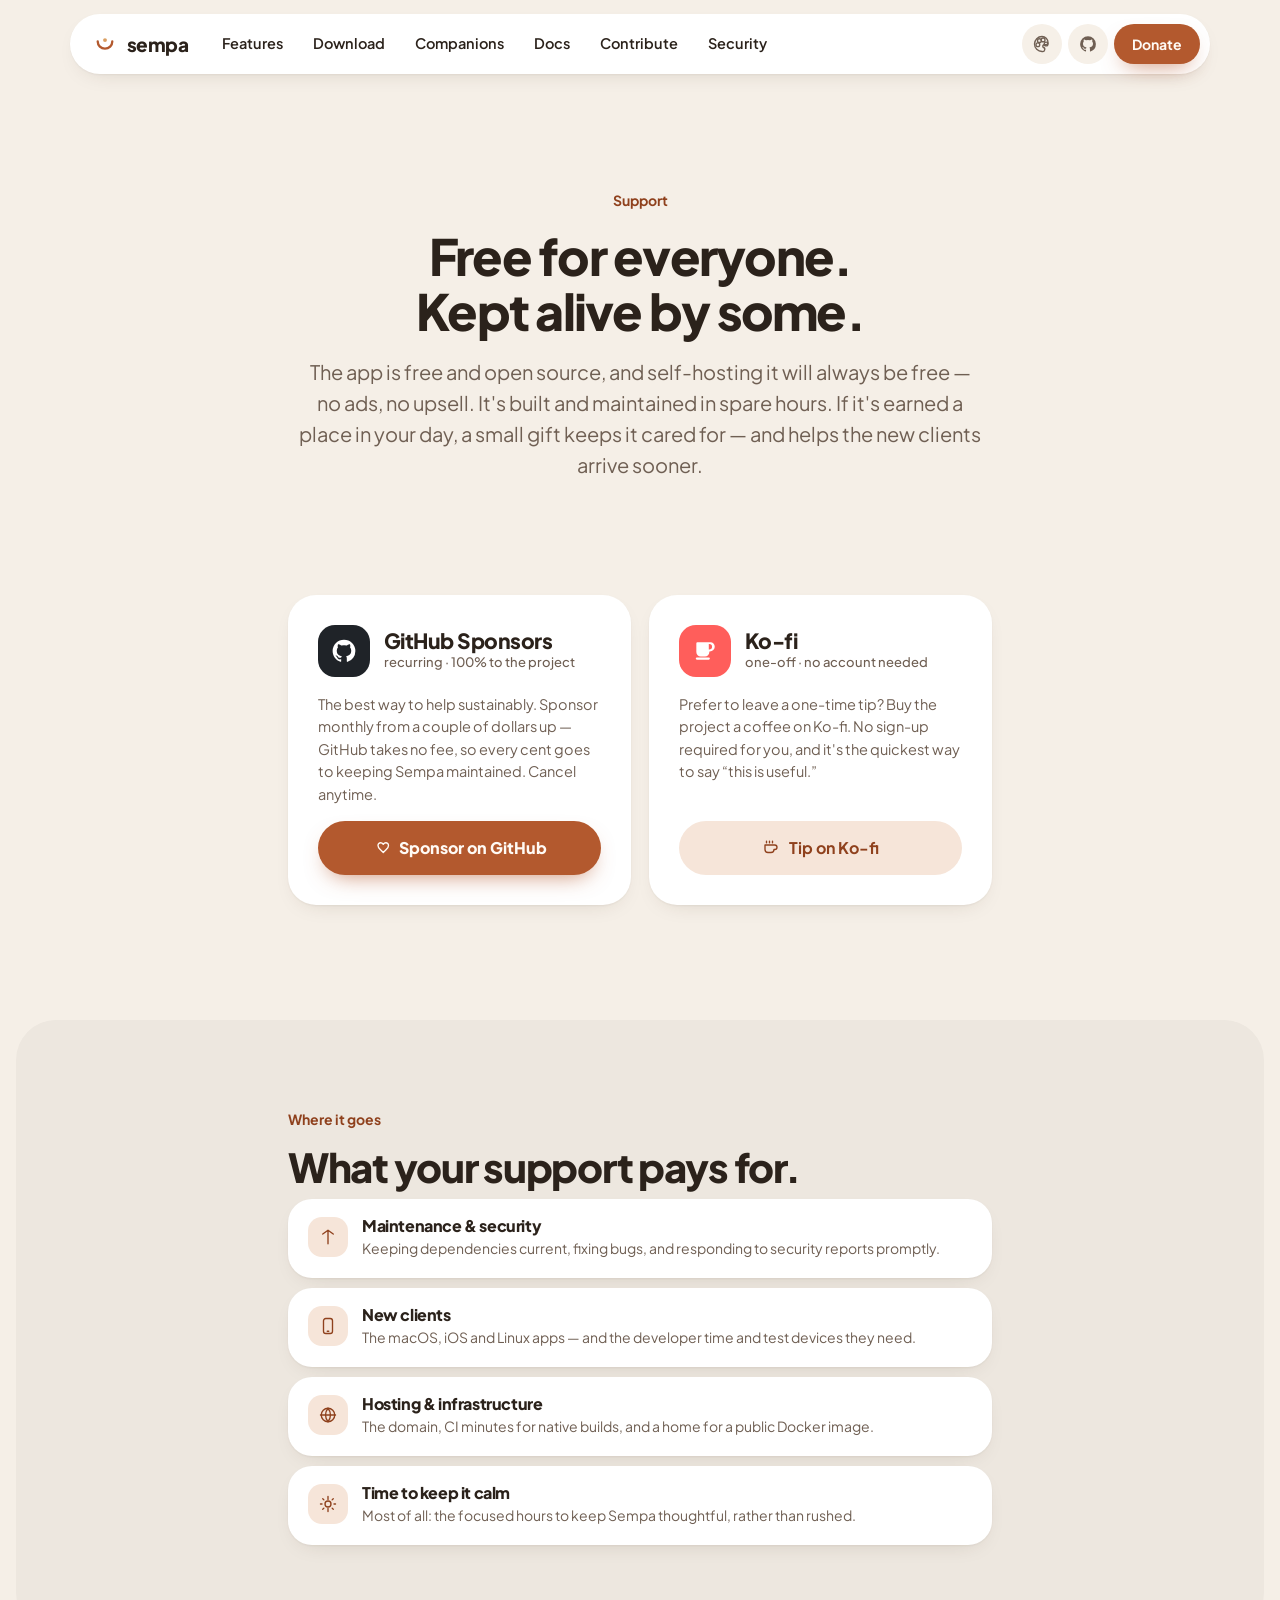
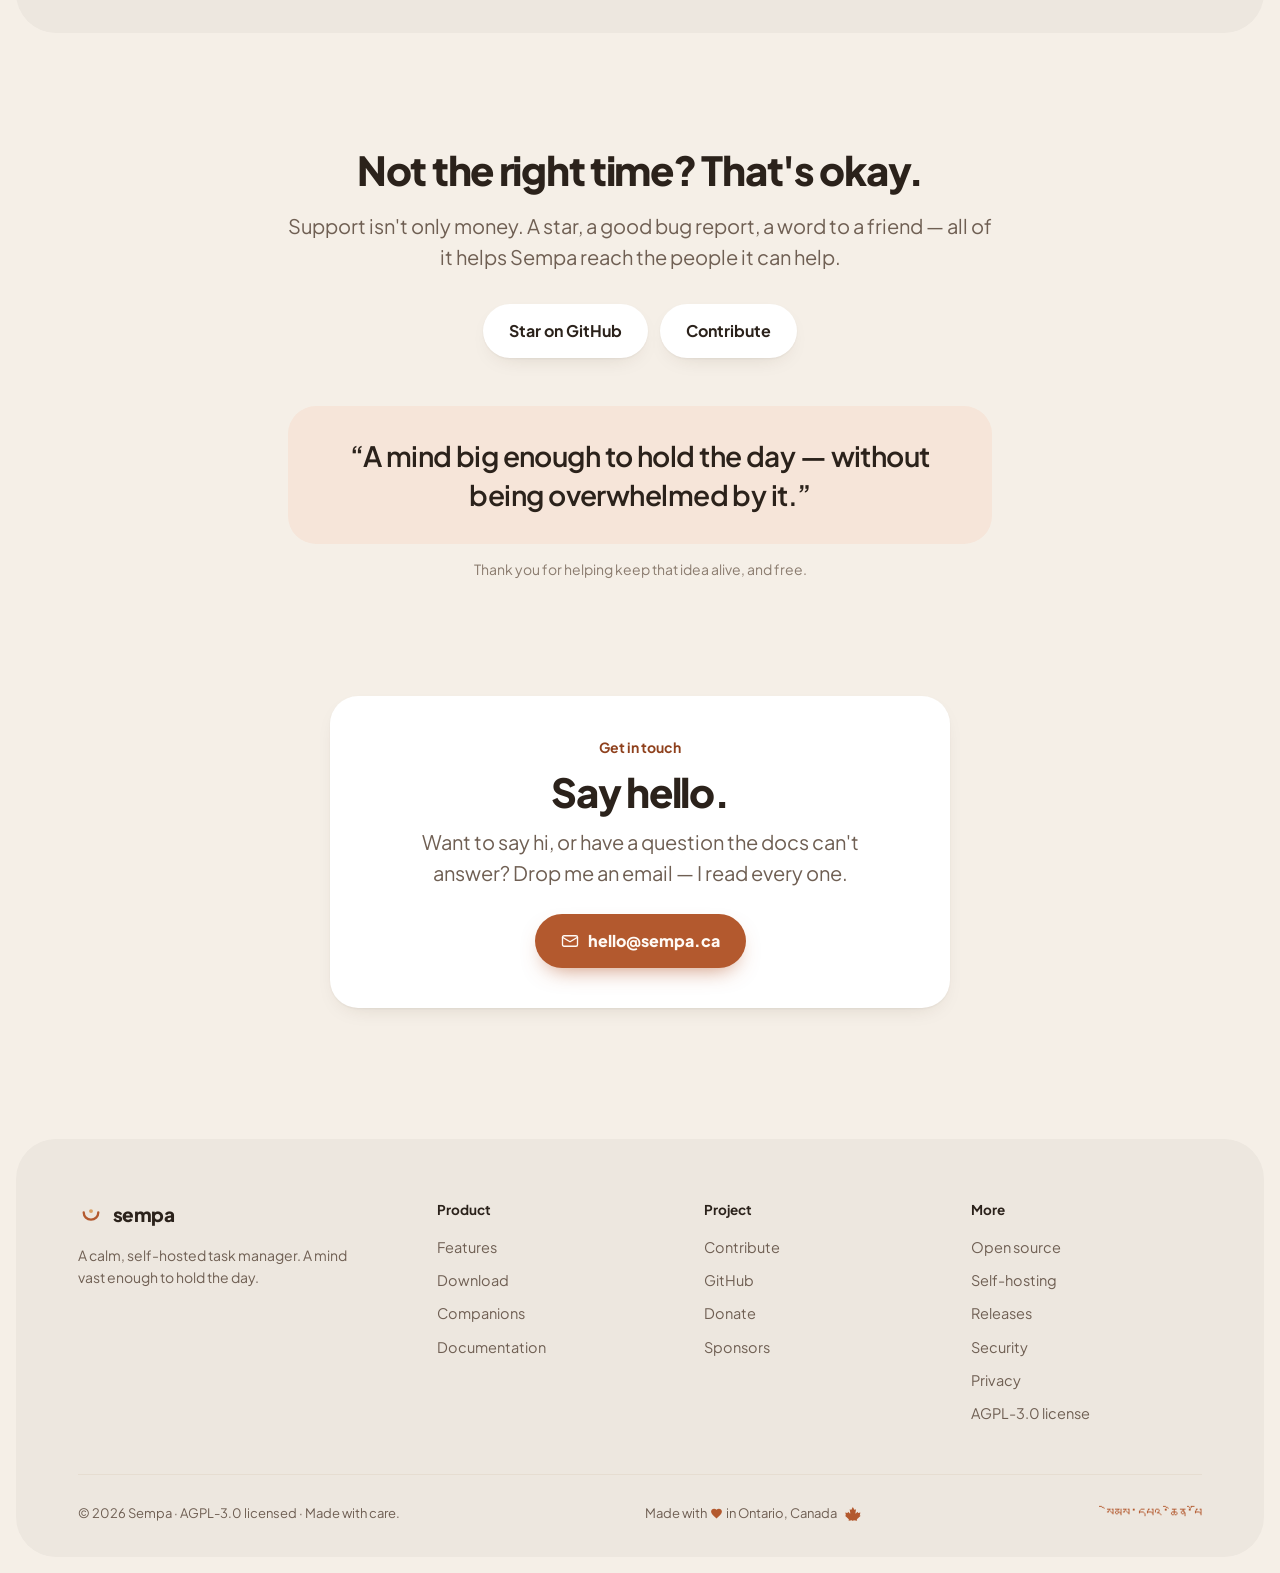
<file: donate.html>
<!DOCTYPE html>
<html lang="en" data-theme="terracotta">
<head>
<meta charset="UTF-8"/>
<meta name="viewport" content="width=device-width, initial-scale=1.0"/>
<title>Support Sempa — Donate</title>
<meta name="description" content="Sempa is free and open source, and always free to self-host. If it earns a place in your day, support its upkeep through GitHub Sponsors or Ko-fi."/>
<link rel="preconnect" href="https://fonts.googleapis.com"/>
<link rel="preconnect" href="https://fonts.gstatic.com" crossorigin/>
<link href="https://fonts.googleapis.com/css2?family=Plus+Jakarta+Sans:wght@400;500;600;700;800&family=JetBrains+Mono:wght@400;500;600&display=swap" rel="stylesheet"/>
<script>(function(){try{var t=localStorage.getItem('sempa-site-theme')||'terracotta';var m=localStorage.getItem('sempa-site-mode')||'light';if(t==='oled')m='dark';document.documentElement.setAttribute('data-theme',t);if(m==='dark')document.documentElement.classList.add('dark');}catch(e){}})();</script>
<link rel="icon" href="/favicon.ico?v=3" sizes="any"/>
<link rel="icon" href="/assets/favicon.svg?v=3" type="image/svg+xml"/>
<link rel="icon" type="image/png" sizes="32x32" href="/assets/favicon-32.png?v=3"/>
<link rel="icon" type="image/png" sizes="16x16" href="/assets/favicon-16.png?v=3"/>
<link rel="apple-touch-icon" href="/assets/apple-touch-icon.png?v=3"/>
<link rel="stylesheet" href="assets/site.css"/>
<script src="assets/site.js" defer></script>
<style>
  .give{display:flex;flex-direction:column;gap:16px;padding:30px;border-radius:var(--r-xl);background:var(--card-bg);box-shadow:var(--sempa-shadow-1)}
  .give .gtop{display:flex;align-items:center;gap:14px}
  .give .gico{width:52px;height:52px;border-radius:17px;display:flex;align-items:center;justify-content:center;flex-shrink:0}
  .give .gico svg{width:26px;height:26px}
  .give h3{font-size:21px;font-weight:800}
  .give .gsub{font-size:13px;font-weight:500;color:var(--sempa-text-soft)}
  .give p{font-size:14.5px;color:var(--sempa-text-soft);line-height:1.55}
  .give .btn{margin-top:auto}
  .fund{display:flex;gap:14px;align-items:flex-start;padding:18px 20px;margin-top:10px;border-radius:var(--r-lg);background:var(--card-bg);box-shadow:var(--sempa-shadow-1)}
  .fund .fi{width:40px;height:40px;border-radius:14px;background:var(--sempa-accent-bg);color:var(--sempa-accent-ink);display:flex;align-items:center;justify-content:center;flex-shrink:0}
  .fund .fi svg{width:18px;height:18px}
  .fund h4{font-size:16px;font-weight:800;margin-bottom:3px}
  .fund p{font-size:14px;color:var(--sempa-text-soft)}
</style>
</head>
<body>

<header class="nav">
  <div class="nav-in">
    <a class="brand" href="index.html" aria-label="Sempa home">
      <svg viewBox="0 0 100 100" fill="none" aria-hidden="true"><path d="M22,40 a28,28 0 0 0 56,0" stroke="currentColor" stroke-width="9" stroke-linecap="round"/><circle cx="50" cy="35" r="7.5" fill="currentColor"/></svg>
      sempa
    </a>
    <nav class="nav-links" id="nav-links">
      <a href="features.html">Features</a>
      <a href="download.html">Download</a>
      <a href="companions.html">Companions</a>
      <a href="docs.html">Docs</a>
      <a href="contribute.html">Contribute</a>
      <a href="security.html">Security</a>
    </nav>
    <div class="nav-right">
      <div style="position:relative">
        <button class="icon-btn" id="theme-trigger" aria-label="Change theme" title="Theme">
          <svg viewBox="0 0 24 24" fill="none" stroke="currentColor" stroke-width="1.8" stroke-linecap="round" stroke-linejoin="round"><circle cx="13.5" cy="6.5" r="2.5"/><circle cx="17.5" cy="12" r="2.5"/><circle cx="8.5" cy="7.5" r="2.5"/><circle cx="6.5" cy="13" r="2.5"/><path d="M12 22a10 10 0 1 1 0-20 8 8 0 0 1 8 8c0 2-1.5 3-3 3h-2a2 2 0 0 0-1.5 3.3A2 2 0 0 1 12 22Z"/></svg>
        </button>
        <div class="theme-pop" id="theme-pop"></div>
      </div>
      <a class="icon-btn donate-hide" href="https://github.com/moorew/sempa" target="_blank" rel="noopener" aria-label="GitHub repository" title="GitHub">
        <svg viewBox="0 0 24 24" fill="currentColor" aria-hidden="true"><path d="M12 1.5A10.5 10.5 0 0 0 1.5 12c0 4.64 3 8.57 7.18 9.96.53.1.72-.23.72-.5v-1.76c-2.92.63-3.54-1.4-3.54-1.4-.48-1.22-1.17-1.55-1.17-1.55-.95-.65.07-.64.07-.64 1.06.07 1.61 1.09 1.61 1.09.94 1.6 2.46 1.14 3.06.87.1-.68.37-1.14.67-1.4-2.33-.27-4.78-1.16-4.78-5.18 0-1.15.41-2.08 1.08-2.82-.11-.27-.47-1.34.1-2.79 0 0 .88-.28 2.88 1.07a10 10 0 0 1 5.24 0c2-1.35 2.88-1.07 2.88-1.07.57 1.45.21 2.52.1 2.79.67.74 1.08 1.67 1.08 2.82 0 4.03-2.46 4.91-4.8 5.17.38.33.71.97.71 1.96v2.9c0 .28.19.61.73.5A10.5 10.5 0 0 0 22.5 12 10.5 10.5 0 0 0 12 1.5Z"/></svg>
      </a>
      <a class="btn btn-primary btn-sm donate-hide" href="donate.html">Donate</a>
      <button class="icon-btn nav-toggle" id="nav-toggle" aria-label="Menu">
        <svg viewBox="0 0 24 24" fill="none" stroke="currentColor" stroke-width="1.8" stroke-linecap="round"><path d="M3 6h18M3 12h18M3 18h18"/></svg>
      </button>
    </div>
  </div>
</header>

<section style="padding-bottom:0">
  <div class="wrap narrow center">
    <p class="eyebrow reveal">Support</p>
    <h1 class="h1 reveal" style="margin-top:16px">Free for everyone.<br/>Kept alive by some.</h1>
    <p class="lede reveal" style="margin:18px auto 0">The app is free and open source, and self-hosting it will always be free — no ads, no upsell. It's built and maintained in spare hours. If it's earned a place in your day, a small gift keeps it cared for — and helps the new clients arrive sooner.</p>
  </div>
</section>

<!-- ══ TWO WAYS ══ -->
<section>
  <div class="wrap narrow">
    <div class="grid g-2 reveal">
      <div class="give">
        <div class="gtop">
          <span class="gico" style="background:#1f2328;color:#fff">
            <svg viewBox="0 0 24 24" fill="currentColor"><path d="M12 1.5A10.5 10.5 0 0 0 1.5 12c0 4.64 3 8.57 7.18 9.96.53.1.72-.23.72-.5v-1.76c-2.92.63-3.54-1.4-3.54-1.4-.48-1.22-1.17-1.55-1.17-1.55-.95-.65.07-.64.07-.64 1.06.07 1.61 1.09 1.61 1.09.94 1.6 2.46 1.14 3.06.87.1-.68.37-1.14.67-1.4-2.33-.27-4.78-1.16-4.78-5.18 0-1.15.41-2.08 1.08-2.82-.11-.27-.47-1.34.1-2.79 0 0 .88-.28 2.88 1.07a10 10 0 0 1 5.24 0c2-1.35 2.88-1.07 2.88-1.07.57 1.45.21 2.52.1 2.79.67.74 1.08 1.67 1.08 2.82 0 4.03-2.46 4.91-4.8 5.17.38.33.71.97.71 1.96v2.9c0 .28.19.61.73.5A10.5 10.5 0 0 0 22.5 12 10.5 10.5 0 0 0 12 1.5Z"/></svg>
          </span>
          <div><h3>GitHub Sponsors</h3><div class="gsub">recurring · 100% to the project</div></div>
        </div>
        <p>The best way to help sustainably. Sponsor monthly from a couple of dollars up — GitHub takes no fee, so every cent goes to keeping Sempa maintained. Cancel anytime.</p>
        <a class="btn btn-primary btn-lg" href="https://github.com/sponsors/moorew" target="_blank" rel="noopener">
          <svg viewBox="0 0 24 24" fill="none" stroke="currentColor" stroke-width="1.8" stroke-linecap="round" stroke-linejoin="round"><path d="M19 14c1.5-1.5 3-3.3 3-5.5A3.5 3.5 0 0 0 18.5 5c-1.4 0-2.6.8-3.5 2-.9-1.2-2.1-2-3.5-2A3.5 3.5 0 0 0 8 8.5c0 2.2 1.5 4 3 5.5l4 4 4-4Z"/></svg>
          Sponsor on GitHub
        </a>
      </div>

      <div class="give">
        <div class="gtop">
          <span class="gico" style="background:#ff5e5b;color:#fff">
            <svg viewBox="0 0 24 24" fill="currentColor"><path d="M5 4h12a4 4 0 0 1 4 4 4.5 4.5 0 0 1-4.5 4.5H16v.5a4 4 0 0 1-4 4H8a4 4 0 0 1-4-4V5a1 1 0 0 1 1-1Zm11 6.5a2.5 2.5 0 0 0 0-5h-.5v5h.5Z"/><path d="M4.5 19h11" stroke="currentColor" stroke-width="2" stroke-linecap="round"/></svg>
          </span>
          <div><h3>Ko-fi</h3><div class="gsub">one-off · no account needed</div></div>
        </div>
        <p>Prefer to leave a one-time tip? Buy the project a coffee on Ko-fi. No sign-up required for you, and it's the quickest way to say “this is useful.”</p>
        <a class="btn btn-soft btn-lg" href="https://ko-fi.com/clevercode" target="_blank" rel="noopener">
          <svg viewBox="0 0 24 24" fill="none" stroke="currentColor" stroke-width="1.8" stroke-linecap="round" stroke-linejoin="round"><path d="M4 8h13a3 3 0 0 1 0 6h-1M4 8v6a4 4 0 0 0 4 4h4a4 4 0 0 0 4-4M6 3v2M10 3v2M14 3v2"/></svg>
          Tip on Ko-fi
        </a>
      </div>
    </div>
  </div>
</section>

<!-- ══ WHAT IT FUNDS ══ -->
<section class="band">
  <div class="wrap narrow">
    <div class="sec-head reveal" style="margin-bottom:8px"><span class="eyebrow" style="display:block;margin-bottom:14px">Where it goes</span><h2 class="h2">What your support pays for.</h2></div>
    <div class="reveal">
      <div class="fund"><span class="fi"><svg viewBox="0 0 24 24" fill="none" stroke="currentColor" stroke-width="1.8" stroke-linecap="round" stroke-linejoin="round"><path d="M12 3v18M5 8l7-5 7 5"/></svg></span><div><h4>Maintenance &amp; security</h4><p>Keeping dependencies current, fixing bugs, and responding to security reports promptly.</p></div></div>
      <div class="fund"><span class="fi"><svg viewBox="0 0 24 24" fill="none" stroke="currentColor" stroke-width="1.8" stroke-linecap="round" stroke-linejoin="round"><rect x="6" y="2" width="12" height="20" rx="3"/><path d="M11 19h2"/></svg></span><div><h4>New clients</h4><p>The macOS, iOS and Linux apps — and the developer time and test devices they need.</p></div></div>
      <div class="fund"><span class="fi"><svg viewBox="0 0 24 24" fill="none" stroke="currentColor" stroke-width="1.8" stroke-linecap="round" stroke-linejoin="round"><circle cx="12" cy="12" r="9"/><path d="M2 12h20M12 3a14 14 0 0 1 0 18M12 3a14 14 0 0 0 0 18"/></svg></span><div><h4>Hosting &amp; infrastructure</h4><p>The domain, CI minutes for native builds, and a home for a public Docker image.</p></div></div>
      <div class="fund"><span class="fi"><svg viewBox="0 0 24 24" fill="none" stroke="currentColor" stroke-width="1.8" stroke-linecap="round" stroke-linejoin="round"><path d="M12 2v4M12 18v4M4 12H2M22 12h-2M5 5l1.5 1.5M17.5 17.5 19 19M19 5l-1.5 1.5M6.5 17.5 5 19"/><circle cx="12" cy="12" r="4"/></svg></span><div><h4>Time to keep it calm</h4><p>Most of all: the focused hours to keep Sempa thoughtful, rather than rushed.</p></div></div>
    </div>
  </div>
</section>

<!-- ══ FREE WAYS ══ -->
<section>
  <div class="wrap narrow center">
    <h2 class="h2 reveal">Not the right time? That's okay.</h2>
    <p class="lede reveal center" style="margin:18px auto 28px">Support isn't only money. A star, a good bug report, a word to a friend — all of it helps Sempa reach the people it can help.</p>
    <div class="hero-cta reveal" style="justify-content:center">
      <a class="btn btn-ghost btn-lg" href="https://github.com/moorew/sempa" target="_blank" rel="noopener">Star on GitHub</a>
      <a class="btn btn-ghost btn-lg" href="contribute.html">Contribute</a>
    </div>
    <p class="pull reveal" style="margin-top:48px">“A mind big enough to hold the day — without being overwhelmed by it.”</p>
    <p class="dim reveal" style="font-size:14px">Thank you for helping keep that idea alive, and free.</p>
  </div>
</section>

<!-- ══ GET IN TOUCH ══ -->
<section style="padding-top:0">
  <div class="wrap narrow center">
    <div class="contact-card reveal">
      <span class="eyebrow" style="display:block;margin-bottom:12px">Get in touch</span>
      <h2 class="h2" style="margin-bottom:12px">Say hello.</h2>
      <p class="lede" style="margin:0 auto 26px;max-width:470px">Want to say hi, or have a question the docs can't answer? Drop me an email — I read every one.</p>
      <a class="btn btn-primary btn-lg" href="mailto:hello@sempa.ca">
        <svg viewBox="0 0 24 24" fill="none" stroke="currentColor" stroke-width="1.8" stroke-linecap="round" stroke-linejoin="round"><rect x="2" y="5" width="20" height="14" rx="2"/><path d="m22 7-10 6L2 7"/></svg>
        hello@sempa.ca
      </a>
    </div>
  </div>
</section>

<footer class="footer">
  <div class="wrap">
    <div class="footer-grid">
      <div>
        <a class="brand" href="index.html"><svg viewBox="0 0 100 100" fill="none"><path d="M22,40 a28,28 0 0 0 56,0" stroke="currentColor" stroke-width="9" stroke-linecap="round"/><circle cx="50" cy="35" r="7.5" fill="currentColor"/></svg>sempa</a>
        <p class="tagline">A calm, self-hosted task manager. A mind vast enough to hold the day.</p>
      </div>
      <div class="fcol"><div class="fh">Product</div><a href="features.html">Features</a><a href="download.html">Download</a><a href="companions.html">Companions</a><a href="docs.html">Documentation</a></div>
      <div class="fcol"><div class="fh">Project</div><a href="contribute.html">Contribute</a><a href="https://github.com/moorew/sempa" target="_blank" rel="noopener">GitHub</a><a href="donate.html">Donate</a><a href="sponsors.html">Sponsors</a></div>
      <div class="fcol"><div class="fh">More</div><a href="open-source.html">Open source</a><a href="docs.html#self-hosting">Self-hosting</a><a href="https://github.com/moorew/sempa/releases" target="_blank" rel="noopener">Releases</a><a href="security.html">Security</a><a href="privacy.html">Privacy</a><a href="https://github.com/moorew/sempa/blob/main/LICENSE" target="_blank" rel="noopener">AGPL-3.0 license</a></div>
    </div>
    <div class="footer-base">
      <span>© <span class="yr">2026</span> Sempa · AGPL-3.0 licensed · Made with care.</span>
      <span class="made-ca"><span class="mc-txt">Made with <svg class="heart" viewBox="0 0 24 24" aria-hidden="true"><path d="M12 21.35l-1.45-1.32C5.4 15.36 2 12.28 2 8.5 2 5.42 4.42 3 7.5 3c1.74 0 3.41.81 4.5 2.09C13.09 3.81 14.76 3 16.5 3 19.58 3 22 5.42 22 8.5c0 3.78-3.4 6.86-8.55 11.54L12 21.35z"></path></svg> in Ontario, Canada</span><svg class="maple" viewBox="0 0 630.80101 562" aria-hidden="true"><g transform="translate(-225.97627,-261.21204)"><path d="m 541.37727,261.21204 -54.548,99.275 c -5.274,9.495 -16.917,13.434 -26.909,9.09 l -46.183,-19.637 25.577,163.639 c 1.366,8.938 -9.362,14.39 -15.879,8.123 l -72.244,-70.184 -11.031,32.364 c -4.097,11.916 -16.744,18.799 -28.971,15.759 l -72.121,-18.061 20.606,100.122 c 2.358,11.482 -3.747,23.048 -14.546,27.517 l -19.152,7.757 141.215,124.851 c 10.179,9.061 14.617,22.841 11.637,36.121 l -8.242,37.214 133.699,-17.577 c 13.343,-1.738 25.159,8.84 24.848,22.183 l -3.392,155.155 15.636,0 15.635,0 -3.392,-155.155 c -0.248,-13.405 11.568,-23.983 24.848,-22.183 l 133.578,17.577 -8.242,-37.214 c -2.855,-13.218 1.7,-27.06 11.878,-36.121 l 141.095,-124.851 -37.698,-15.516 24.607,-120.002 -93.701,23.516 -18.302,-53.456 -72.243,70.184 c -6.456,6.329 -17.244,0.815 -15.88,-8.123 l 25.575,-163.639 -46.181,19.637 c -10.054,4.282 -21.697,0.405 -26.91,-9.09 l -54.667,-99.275 z"></path></g></svg></span>
      <span class="tib-mini" lang="bo" title="Sempa Chenpo — a mind vast enough to hold the day">སེམས་དཔའ་ཆེན་པོ</span>
    </div>
  </div>
</footer>
<script>document.querySelectorAll('.yr').forEach(function(e){e.textContent=new Date().getFullYear();});</script>
</body>
</html>
</file>
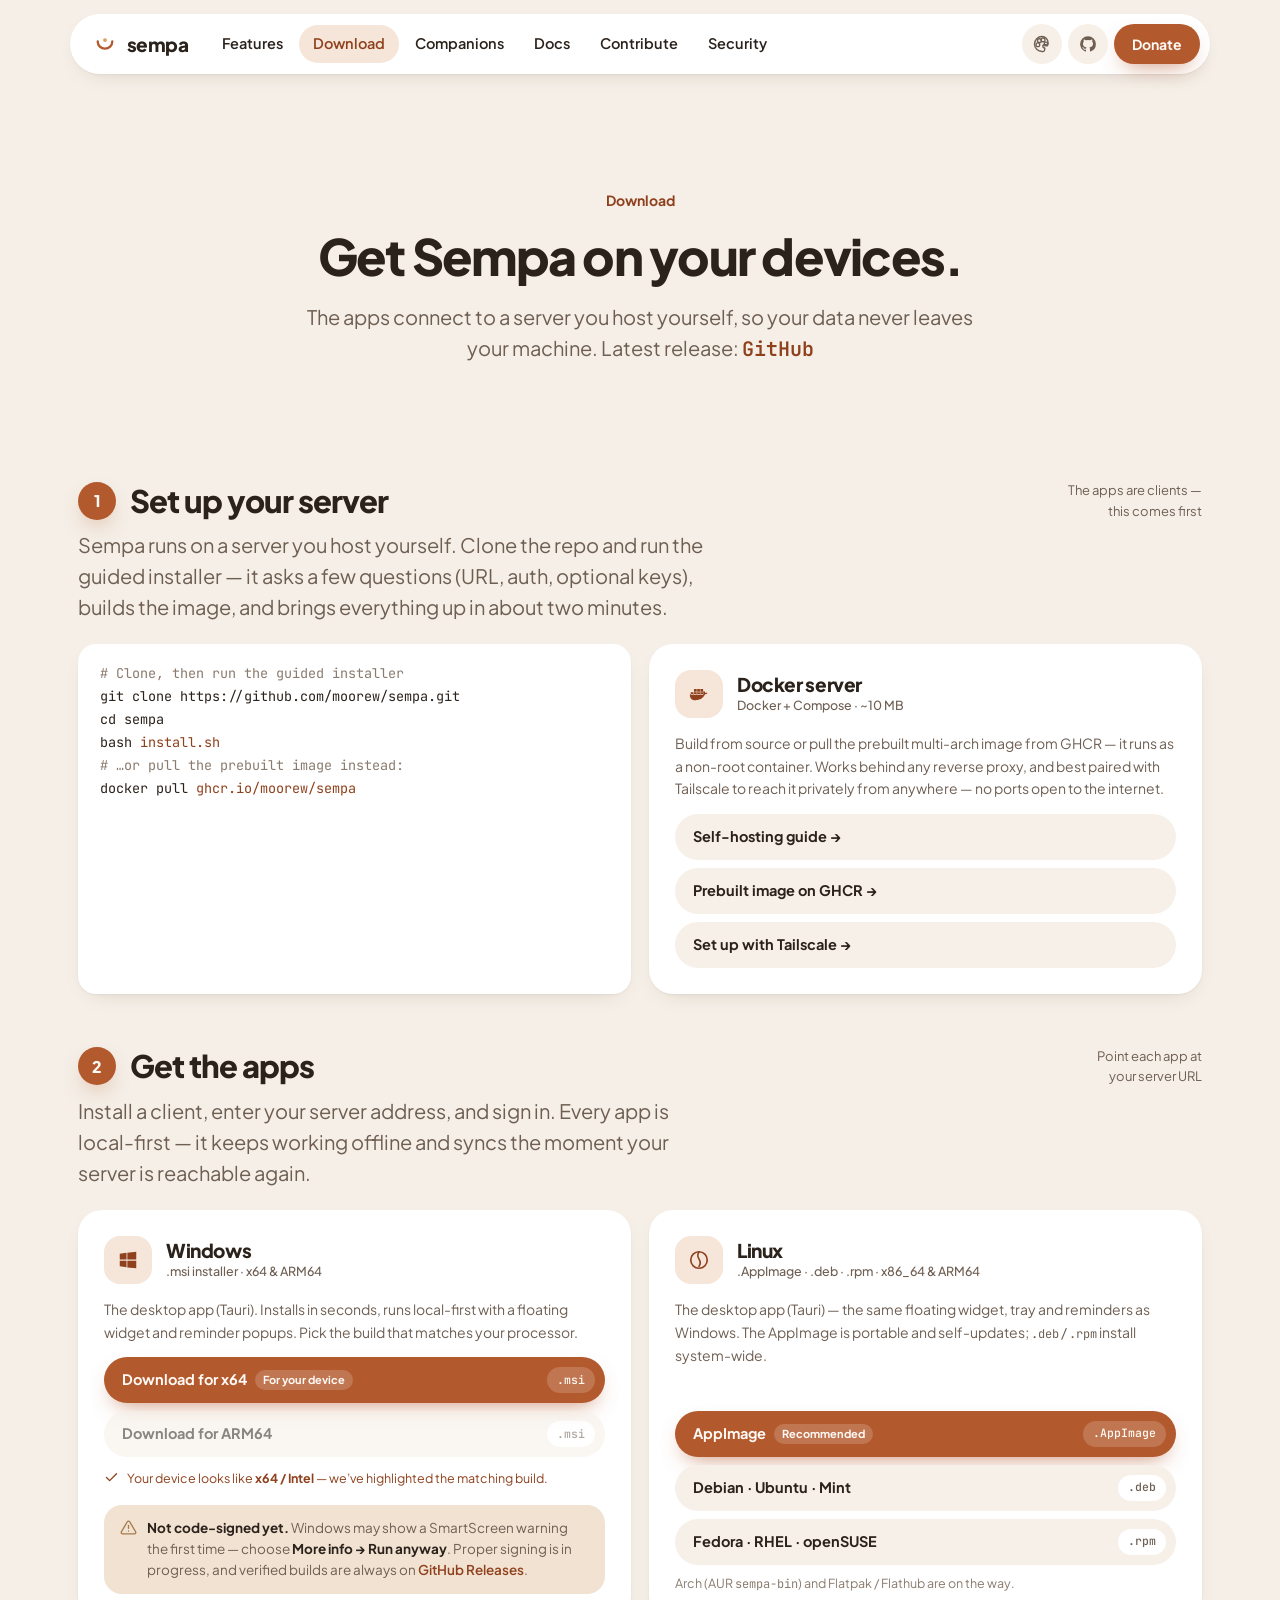
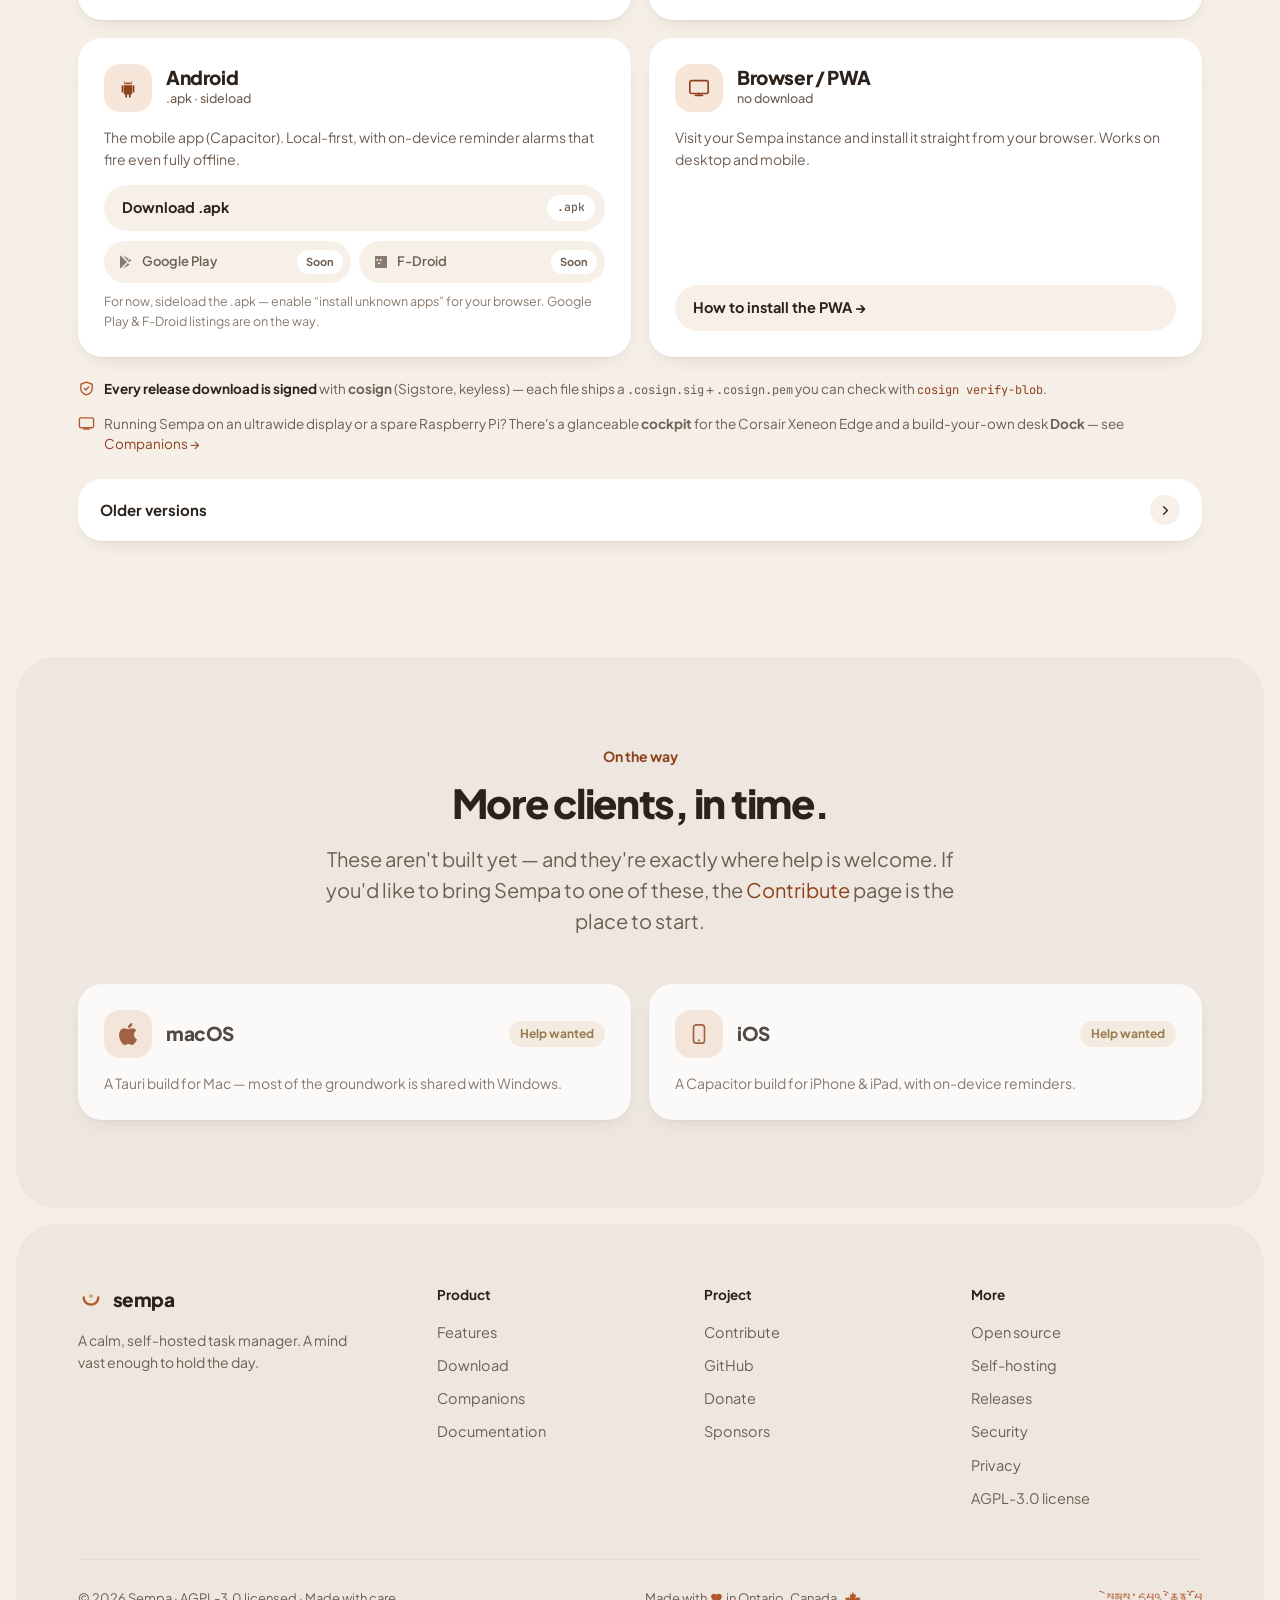
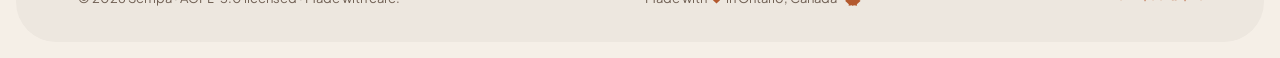
<file: download.html>
<!DOCTYPE html>
<html lang="en" data-theme="terracotta">
<head>
<meta charset="UTF-8"/>
<meta name="viewport" content="width=device-width, initial-scale=1.0"/>
<title>Download — Sempa</title>
<meta name="description" content="Download Sempa for Windows, Linux and Android, install the server with Docker, or add the PWA. Always the latest release, straight from GitHub."/>
<link rel="preconnect" href="https://fonts.googleapis.com"/>
<link rel="preconnect" href="https://fonts.gstatic.com" crossorigin/>
<link href="https://fonts.googleapis.com/css2?family=Plus+Jakarta+Sans:wght@400;500;600;700;800&family=JetBrains+Mono:wght@400;500;600&display=swap" rel="stylesheet"/>
<script>(function(){try{var t=localStorage.getItem('sempa-site-theme')||'terracotta';var m=localStorage.getItem('sempa-site-mode')||'light';if(t==='oled')m='dark';document.documentElement.setAttribute('data-theme',t);if(m==='dark')document.documentElement.classList.add('dark');}catch(e){}})();</script>
<link rel="icon" href="/favicon.ico?v=3" sizes="any"/>
<link rel="icon" href="/assets/favicon.svg?v=3" type="image/svg+xml"/>
<link rel="icon" type="image/png" sizes="32x32" href="/assets/favicon-32.png?v=3"/>
<link rel="icon" type="image/png" sizes="16x16" href="/assets/favicon-16.png?v=3"/>
<link rel="apple-touch-icon" href="/assets/apple-touch-icon.png?v=3"/>
<link rel="stylesheet" href="assets/site.css"/>
<script src="assets/site.js" defer></script>
<style>
  .older{margin-top:14px;border-radius:var(--r-lg);overflow:hidden;background:var(--card-bg);box-shadow:var(--sempa-shadow-1)}
  .older summary{list-style:none;cursor:pointer;padding:16px 22px;font-weight:700;font-size:15px;display:flex;align-items:center;justify-content:space-between}
  .older summary::-webkit-details-marker{display:none}
  .older summary .chev{width:30px;height:30px;border-radius:999px;background:var(--sempa-fill);display:inline-flex;align-items:center;justify-content:center;transition:transform .2s}
  .older[open] summary .chev{transform:rotate(90deg)}
  #older-list{display:flex;flex-direction:column;padding:0 8px 8px}
  .older-item{display:flex;align-items:center;justify-content:space-between;padding:11px 14px;border-radius:14px;font-size:14px;transition:.15s}
  .older-item:hover{background:var(--sempa-accent-bg);color:var(--sempa-accent-ink)}
  .dl-link.disabled{opacity:.55;pointer-events:none}
  .dl-row{display:flex;align-items:center;justify-content:space-between;gap:12px;min-height:46px;padding:8px 10px 8px 18px;border-radius:999px;
    background:var(--sempa-fill);font-size:14.5px;font-weight:700;transition:background-color .15s,color .15s}
  .dl-row:hover{background:var(--sempa-accent-bg);color:var(--sempa-accent-ink)}
  .dl-row .sz{font-family:'JetBrains Mono',monospace;font-size:11.5px;font-weight:500;color:var(--sempa-text-soft);
    height:26px;padding:0 10px;border-radius:999px;background:var(--sempa-bg-panel);display:inline-flex;align-items:center;white-space:nowrap}
  .dl-row:not(:has(.sz)){padding-right:18px}
  .dl-row.dl-rec{background:var(--sempa-btn-bg);color:var(--sempa-btn-fg);box-shadow:var(--sempa-shadow-accent)}
  .dl-row.dl-rec:hover{filter:brightness(1.06)}
  .dl-row.dl-rec .sz{background:color-mix(in srgb,var(--sempa-btn-fg) 18%,transparent);color:inherit}
  .dl-row .rec{display:none}
  .dl-row.dl-rec .rec{display:inline-flex;align-items:center;height:20px;margin-left:8px;padding:0 8px;border-radius:999px;
    background:color-mix(in srgb,var(--sempa-btn-fg) 18%,transparent);font-size:11px;font-weight:700;vertical-align:1px}
  .arch-hint{display:none;align-items:center;gap:8px;margin-top:4px;font-size:12.5px;color:var(--sempa-accent-ink);line-height:1.45}
  .arch-hint.on{display:flex}
  .arch-hint svg{width:15px;height:15px;flex-shrink:0}
  .signing-note{margin-top:10px}
  .signing-note a{color:var(--sempa-accent-ink);font-weight:600}
  .store-row{display:flex;gap:8px;margin-top:2px;flex-wrap:wrap}
  .store-soon{flex:1;display:flex;align-items:center;gap:8px;min-height:42px;padding:0 8px 0 14px;border-radius:999px;
    background:var(--sempa-fill);font-size:13px;font-weight:600;color:var(--sempa-text-soft);cursor:default;white-space:nowrap}
  .store-soon svg{width:16px;height:16px;flex-shrink:0;opacity:.8}
  .store-soon .soon{margin-left:auto;font-size:11px;font-weight:700;color:var(--sempa-text-soft);
    height:24px;padding:0 9px;border-radius:999px;background:var(--sempa-bg-panel);display:inline-flex;align-items:center}
</style>
</head>
<body>

<header class="nav">
  <div class="nav-in">
    <a class="brand" href="index.html" aria-label="Sempa home">
      <svg viewBox="0 0 100 100" fill="none" aria-hidden="true"><path d="M22,40 a28,28 0 0 0 56,0" stroke="currentColor" stroke-width="9" stroke-linecap="round"/><circle cx="50" cy="35" r="7.5" fill="currentColor"/></svg>
      sempa
    </a>
    <nav class="nav-links" id="nav-links">
      <a href="features.html">Features</a>
      <a href="download.html">Download</a>
      <a href="companions.html">Companions</a>
      <a href="docs.html">Docs</a>
      <a href="contribute.html">Contribute</a>
      <a href="security.html">Security</a>
    </nav>
    <div class="nav-right">
      <div style="position:relative">
        <button class="icon-btn" id="theme-trigger" aria-label="Change theme" title="Theme">
          <svg viewBox="0 0 24 24" fill="none" stroke="currentColor" stroke-width="1.8" stroke-linecap="round" stroke-linejoin="round"><circle cx="13.5" cy="6.5" r="2.5"/><circle cx="17.5" cy="12" r="2.5"/><circle cx="8.5" cy="7.5" r="2.5"/><circle cx="6.5" cy="13" r="2.5"/><path d="M12 22a10 10 0 1 1 0-20 8 8 0 0 1 8 8c0 2-1.5 3-3 3h-2a2 2 0 0 0-1.5 3.3A2 2 0 0 1 12 22Z"/></svg>
        </button>
        <div class="theme-pop" id="theme-pop"></div>
      </div>
      <a class="icon-btn donate-hide" href="https://github.com/moorew/sempa" target="_blank" rel="noopener" aria-label="GitHub repository" title="GitHub">
        <svg viewBox="0 0 24 24" fill="currentColor" aria-hidden="true"><path d="M12 1.5A10.5 10.5 0 0 0 1.5 12c0 4.64 3 8.57 7.18 9.96.53.1.72-.23.72-.5v-1.76c-2.92.63-3.54-1.4-3.54-1.4-.48-1.22-1.17-1.55-1.17-1.55-.95-.65.07-.64.07-.64 1.06.07 1.61 1.09 1.61 1.09.94 1.6 2.46 1.14 3.06.87.1-.68.37-1.14.67-1.4-2.33-.27-4.78-1.16-4.78-5.18 0-1.15.41-2.08 1.08-2.82-.11-.27-.47-1.34.1-2.79 0 0 .88-.28 2.88 1.07a10 10 0 0 1 5.24 0c2-1.35 2.88-1.07 2.88-1.07.57 1.45.21 2.52.1 2.79.67.74 1.08 1.67 1.08 2.82 0 4.03-2.46 4.91-4.8 5.17.38.33.71.97.71 1.96v2.9c0 .28.19.61.73.5A10.5 10.5 0 0 0 22.5 12 10.5 10.5 0 0 0 12 1.5Z"/></svg>
      </a>
      <a class="btn btn-primary btn-sm donate-hide" href="donate.html">Donate</a>
      <button class="icon-btn nav-toggle" id="nav-toggle" aria-label="Menu">
        <svg viewBox="0 0 24 24" fill="none" stroke="currentColor" stroke-width="1.8" stroke-linecap="round"><path d="M3 6h18M3 12h18M3 18h18"/></svg>
      </button>
    </div>
  </div>
</header>

<section id="releases" style="padding-bottom:0">
  <div class="wrap narrow center">
    <p class="eyebrow reveal">Download</p>
    <h1 class="h1 reveal" style="margin-top:16px">Get Sempa on your devices.</h1>
    <p class="lede reveal" style="margin:18px auto 0">The apps connect to a server you host yourself, so your data never leaves your machine. Latest release: <span class="mono" id="latest-tag" style="color:var(--sempa-accent-ink);font-weight:600">…</span> <span class="dim" id="latest-date"></span></p>
  </div>
</section>

<!-- ══ SERVER FIRST, THEN APPS ══ -->
<section>
  <div class="wrap">

    <!-- STEP 1 · Server -->
    <div class="flowstep reveal"><span class="fn">1</span><h2 class="h2" style="margin:0">Set up your server</h2><span class="fmeta donate-hide">The apps are clients —<br/>this comes first</span></div>
    <p class="lede reveal" style="margin:6px 0 22px;max-width:640px">Sempa runs on a server you host yourself. Clone the repo and run the guided installer — it asks a few questions (URL, auth, optional keys), builds the image, and brings everything up in about two minutes.</p>
    <div class="grid g-2 reveal" style="align-items:stretch;margin-bottom:14px">
      <div class="code" style="margin:0"><span class="c"># Clone, then run the guided installer</span>
git clone https://github.com/moorew/sempa.git
cd sempa
bash <span class="k">install.sh</span>
<span class="c"># …or pull the prebuilt image instead:</span>
docker pull <span class="k">ghcr.io/moorew/sempa</span></div>
      <div class="plat" style="justify-content:flex-start">
        <div class="top">
          <span class="glyph"><svg viewBox="0 0 24 24" fill="currentColor"><path d="M3 10h3v3H3v-3Zm3.5 0h3v3h-3v-3Zm3.5 0h3v3h-3v-3Zm3.5 0h3v3h-3v-3ZM6.5 6.5h3v3h-3v-3Zm3.5 0h3v3h-3v-3Zm3.5 0h3v3h-3v-3ZM21 11c-.4-.3-1.4-.4-2.1-.2-.1-.7-.5-1.3-1.1-1.8l-.4-.3-.3.4c-.4.5-.5 1.3-.4 1.9 0 .3.2.7.4 1-.3.2-.9.4-1.6.4H2c-.1 1.4.2 3 .9 4.2C3.9 18 5.6 18.8 8 18.8c5 0 8.8-2.3 10.6-6.5 1 0 1.9-.3 2.4-1.1l.3-.4-.3-.3Z"/></svg></span>
          <div><h3>Docker server</h3><div class="ver">Docker + Compose · ~10 MB</div></div>
        </div>
        <p class="muted" style="font-size:14px">Build from source or pull the prebuilt multi-arch image from GHCR — it runs as a non-root container. Works behind any reverse proxy, and best paired with Tailscale to reach it privately from anywhere — no ports open to the internet.</p>
        <div class="links">
          <a class="dl-row" href="docs.html#self-hosting"><span>Self-hosting guide →</span></a>
          <a class="dl-row" href="https://github.com/moorew/sempa/pkgs/container/sempa" target="_blank" rel="noopener"><span>Prebuilt image on GHCR →</span></a>
          <a class="dl-row" href="docs.html#tailscale"><span>Set up with Tailscale →</span></a>
        </div>
      </div>
    </div>

    <!-- STEP 2 · Apps -->
    <div class="flowstep reveal" style="margin-top:52px"><span class="fn">2</span><h2 class="h2" style="margin:0">Get the apps</h2><span class="fmeta donate-hide">Point each app at<br/>your server URL</span></div>
    <p class="lede reveal" style="margin:6px 0 22px;max-width:640px">Install a client, enter your server address, and sign in. Every app is local-first — it keeps working offline and syncs the moment your server is reachable again.</p>
    <div class="grid g-2 reveal">

      <!-- Windows -->
      <div class="plat">
        <div class="top">
          <span class="glyph"><svg viewBox="0 0 24 24" fill="currentColor"><path d="M3 5.1 10.4 4v7.4H3V5.1Zm0 13.8L10.4 20v-7.3H3v6.2Zm8.3 1.2L21 21V12.7h-9.7V20.1ZM11.3 4 21 3v8.4h-9.7V4Z"/></svg></span>
          <div><h3>Windows</h3><div class="ver">.msi installer · x64 &amp; ARM64</div></div>
        </div>
        <p class="muted" style="font-size:14px">The desktop app (Tauri). Installs in seconds, runs local-first with a floating widget and reminder popups. Pick the build that matches your processor.</p>
        <div class="links">
          <a class="dl-row dl-link disabled" id="dl-win-x64" href="#"><span>Download for x64<span class="rec">For your device</span></span><span class="sz" data-size>.msi</span></a>
          <div data-optional><a class="dl-row dl-link disabled" id="dl-win-arm" href="#"><span>Download for ARM64<span class="rec">For your device</span></span><span class="sz" data-size>.msi</span></a></div>
          <p class="arch-hint" id="arch-hint"></p>
          <p class="signing-note note-warn"><svg viewBox="0 0 24 24" fill="none" stroke="currentColor" stroke-width="1.9" stroke-linecap="round" stroke-linejoin="round"><path d="M12 9v4m0 4h.01M10.3 3.9 2 18a2 2 0 0 0 1.7 3h16.6a2 2 0 0 0 1.7-3L13.7 3.9a2 2 0 0 0-3.4 0Z"/></svg><span><b>Not code-signed yet.</b> Windows may show a SmartScreen warning the first time — choose <b>More info → Run anyway</b>. Proper signing is in progress, and verified builds are always on <a href="https://github.com/moorew/sempa/releases" target="_blank" rel="noopener" style="color:var(--sempa-accent-ink)">GitHub Releases</a>.</span></p>
        </div>
      </div>

      <!-- Linux -->
      <div class="plat">
        <div class="top">
          <span class="glyph"><svg viewBox="0 0 24 24" fill="none" stroke="currentColor" stroke-width="1.8" stroke-linecap="round" stroke-linejoin="round"><path d="M12 3c-2 3-2 5 0 8s2 5 0 8"/><circle cx="12" cy="12" r="9"/></svg></span>
          <div><h3>Linux</h3><div class="ver">.AppImage · .deb · .rpm · x86_64 &amp; ARM64</div></div>
        </div>
        <p class="muted" style="font-size:14px">The desktop app (Tauri) — the same floating widget, tray and reminders as Windows. The AppImage is portable and self-updates; <span class="mono" style="font-size:12px">.deb</span> / <span class="mono" style="font-size:12px">.rpm</span> install system-wide.</p>
        <div class="links">
          <a class="dl-row dl-rec dl-link disabled" id="dl-linux-appimage" href="#"><span>AppImage<span class="rec">Recommended</span></span><span class="sz" data-size>.AppImage</span></a>
          <a class="dl-row dl-link disabled" id="dl-linux-deb" href="#"><span>Debian · Ubuntu · Mint</span><span class="sz" data-size>.deb</span></a>
          <a class="dl-row dl-link disabled" id="dl-linux-rpm" href="#"><span>Fedora · RHEL · openSUSE</span><span class="sz" data-size>.rpm</span></a>
          <p class="dim" style="font-size:12.5px">Arch (AUR <span class="mono" style="font-size:12px">sempa-bin</span>) and Flatpak / Flathub are on the way.</p>
        </div>
      </div>

      <!-- Android -->
      <div class="plat">
        <div class="top">
          <span class="glyph"><svg viewBox="0 0 24 24" fill="currentColor"><path d="M6 9a1 1 0 0 0-1 1v6a1 1 0 0 0 2 0v-6a1 1 0 0 0-1-1Zm12 0a1 1 0 0 0-1 1v6a1 1 0 0 0 2 0v-6a1 1 0 0 0-1-1ZM7.5 9v9a1 1 0 0 0 1 1H9v2.5a1 1 0 0 0 2 0V19h2v2.5a1 1 0 0 0 2 0V19h.5a1 1 0 0 0 1-1V9h-9Zm8.2-2.2.9-1.6a.4.4 0 0 0-.7-.4l-.95 1.7A5.4 5.4 0 0 0 12 6c-1 0-1.95.2-2.8.5L8.2 4.8a.4.4 0 1 0-.7.4l.9 1.6A5 5 0 0 0 7.5 8h9a5 5 0 0 0-.8-1.2ZM10 7.2a.55.55 0 1 1 0-1.1.55.55 0 0 1 0 1.1Zm4 0a.55.55 0 1 1 0-1.1.55.55 0 0 1 0 1.1Z"/></svg></span>
          <div><h3>Android</h3><div class="ver">.apk · sideload</div></div>
        </div>
        <p class="muted" style="font-size:14px">The mobile app (Capacitor). Local-first, with on-device reminder alarms that fire even fully offline.</p>
        <div class="links">
          <a class="dl-row dl-link disabled" id="dl-android" href="#"><span>Download .apk</span><span class="sz" data-size>.apk</span></a>
          <div class="store-row">
            <span class="store-soon" title="Google Play listing on the way"><svg viewBox="0 0 24 24" fill="currentColor"><path d="M3.6 2.3a1 1 0 0 0-.6.9v17.6a1 1 0 0 0 .6.9l9.8-9.7L3.6 2.3Zm11.2 11.1 2.6 2.6-9.9 5.6 7.3-8.2Zm0-2.8L7.5 2.4l9.9 5.6-2.6 2.6Zm1.4 1.4 3.4-1.9c.6-.3.6-1.1 0-1.4l-3.4-1.9-2.8 2.8 2.8 2.3Z"/></svg>Google Play<span class="soon">Soon</span></span>
            <span class="store-soon" title="F-Droid listing on the way"><svg viewBox="0 0 24 24" fill="currentColor"><path d="M3 3h18v18H3V3Zm3.5 4.5a1.5 1.5 0 1 0 0 3 1.5 1.5 0 0 0 0-3Zm5 0a1.5 1.5 0 1 0 0 3 1.5 1.5 0 0 0 0-3ZM9 12.5a1.5 1.5 0 1 0 0 3 1.5 1.5 0 0 0 0-3Z"/></svg>F-Droid<span class="soon">Soon</span></span>
          </div>
          <p class="dim" style="font-size:12.5px">For now, sideload the .apk — enable “install unknown apps” for your browser. Google Play &amp; F-Droid listings are on the way.</p>
        </div>
      </div>

      <!-- PWA -->
      <div class="plat">
        <div class="top">
          <span class="glyph"><svg viewBox="0 0 24 24" fill="none" stroke="currentColor" stroke-width="1.8" stroke-linecap="round" stroke-linejoin="round"><rect x="2" y="4" width="20" height="14" rx="2"/><path d="M8 20h8M12 18v2"/></svg></span>
          <div><h3>Browser / PWA</h3><div class="ver">no download</div></div>
        </div>
        <p class="muted" style="font-size:14px">Visit your Sempa instance and install it straight from your browser. Works on desktop and mobile.</p>
        <div class="links">
          <a class="dl-row" href="docs.html#getting-around"><span>How to install the PWA →</span></a>
        </div>
      </div>
    </div>

    <p class="reveal" style="display:flex;gap:9px;align-items:flex-start;margin-top:22px;font-size:13.5px;color:var(--sempa-text-soft);line-height:1.55">
      <svg viewBox="0 0 24 24" fill="none" stroke="currentColor" stroke-width="1.9" stroke-linecap="round" stroke-linejoin="round" style="width:17px;height:17px;color:var(--sempa-accent);flex-shrink:0;margin-top:1px"><path d="M12 3 4 6v6c0 5 3.4 7.6 8 9 4.6-1.4 8-4 8-9V6l-8-3Z"/><path d="m9 12 2 2 4-4"/></svg>
      <span><b style="color:var(--sempa-text)">Every release download is signed</b> with <b>cosign</b> (Sigstore, keyless) — each file ships a <span class="mono" style="font-size:12px">.cosign.sig</span> + <span class="mono" style="font-size:12px">.cosign.pem</span> you can check with <a href="https://github.com/moorew/sempa#verifying-release-downloads" target="_blank" rel="noopener" style="color:var(--sempa-accent-ink)"><span class="mono" style="font-size:12px">cosign verify-blob</span></a>.</span>
    </p>

    <p class="reveal" style="display:flex;gap:9px;align-items:flex-start;margin-top:14px;font-size:13.5px;color:var(--sempa-text-soft);line-height:1.55">
      <svg viewBox="0 0 24 24" fill="none" stroke="currentColor" stroke-width="1.9" stroke-linecap="round" stroke-linejoin="round" style="width:17px;height:17px;color:var(--sempa-accent);flex-shrink:0;margin-top:1px"><rect x="2" y="4" width="20" height="14" rx="2"/><path d="M8 20h8M12 18v2"/></svg>
      <span>Running Sempa on an ultrawide display or a spare Raspberry Pi? There's a glanceable <b>cockpit</b> for the Corsair Xeneon Edge and a build-your-own desk <b>Dock</b> — see <a href="companions.html" style="color:var(--sempa-accent-ink)">Companions →</a></span>
    </p>

    <!-- older versions -->
    <details class="older reveal" style="margin-top:24px">
      <summary>Older versions <span class="chev"><svg width="15" height="15" viewBox="0 0 24 24" fill="none" stroke="currentColor" stroke-width="2" stroke-linecap="round" stroke-linejoin="round"><path d="m9 18 6-6-6-6"/></svg></span></summary>
      <div id="older-list"><div class="older-item"><span class="dim">Loading releases…</span></div></div>
    </details>
  </div>
</section>

<!-- ══ COMING SOON ══ -->
<section class="band">
  <div class="wrap">
    <div class="sec-head center reveal">
      <span class="eyebrow">On the way</span>
      <h2 class="h2">More clients, in time.</h2>
      <p class="lede">These aren't built yet — and they're exactly where help is welcome. If you'd like to bring Sempa to one of these, the <a href="contribute.html" style="color:var(--sempa-accent-ink)">Contribute</a> page is the place to start.</p>
    </div>
    <div class="grid g-2 reveal">
      <div class="plat soon"><div class="top"><span class="glyph"><svg viewBox="0 0 24 24" fill="currentColor"><path d="M12.152 6.896c-.948 0-2.415-1.078-3.96-1.04-2.04.027-3.91 1.183-4.961 3.014-2.117 3.675-.546 9.103 1.519 12.09 1.013 1.454 2.208 3.09 3.792 3.039 1.52-.065 2.09-.987 3.935-.987 1.831 0 2.35.987 3.96.948 1.637-.026 2.676-1.48 3.676-2.948 1.156-1.688 1.636-3.325 1.662-3.415-.039-.013-3.182-1.221-3.22-4.857-.026-3.04 2.48-4.494 2.597-4.559-1.429-2.09-3.623-2.324-4.39-2.376-2-.156-3.675 1.09-4.61 1.09zM15.53 3.83c.843-1.012 1.4-2.427 1.245-3.83-1.207.052-2.662.805-3.532 1.818-.78.896-1.454 2.338-1.273 3.714 1.338.104 2.715-.688 3.559-1.701z"/></svg></span><div><h3>macOS</h3></div><span class="soon-tag">Help wanted</span></div><p class="muted" style="font-size:14px">A Tauri build for Mac — most of the groundwork is shared with Windows.</p></div>
      <div class="plat soon"><div class="top"><span class="glyph"><svg viewBox="0 0 24 24" fill="none" stroke="currentColor" stroke-width="1.8"><rect x="6" y="2" width="12" height="20" rx="3"/><path d="M11 19h2"/></svg></span><div><h3>iOS</h3></div><span class="soon-tag">Help wanted</span></div><p class="muted" style="font-size:14px">A Capacitor build for iPhone &amp; iPad, with on-device reminders.</p></div>
    </div>
  </div>
</section>

<footer class="footer">
  <div class="wrap">
    <div class="footer-grid">
      <div>
        <a class="brand" href="index.html"><svg viewBox="0 0 100 100" fill="none"><path d="M22,40 a28,28 0 0 0 56,0" stroke="currentColor" stroke-width="9" stroke-linecap="round"/><circle cx="50" cy="35" r="7.5" fill="currentColor"/></svg>sempa</a>
        <p class="tagline">A calm, self-hosted task manager. A mind vast enough to hold the day.</p>
      </div>
      <div class="fcol"><div class="fh">Product</div><a href="features.html">Features</a><a href="download.html">Download</a><a href="companions.html">Companions</a><a href="docs.html">Documentation</a></div>
      <div class="fcol"><div class="fh">Project</div><a href="contribute.html">Contribute</a><a href="https://github.com/moorew/sempa" target="_blank" rel="noopener">GitHub</a><a href="donate.html">Donate</a><a href="sponsors.html">Sponsors</a></div>
      <div class="fcol"><div class="fh">More</div><a href="open-source.html">Open source</a><a href="docs.html#self-hosting">Self-hosting</a><a href="https://github.com/moorew/sempa/releases" target="_blank" rel="noopener">Releases</a><a href="security.html">Security</a><a href="privacy.html">Privacy</a><a href="https://github.com/moorew/sempa/blob/main/LICENSE" target="_blank" rel="noopener">AGPL-3.0 license</a></div>
    </div>
    <div class="footer-base">
      <span>© <span class="yr">2026</span> Sempa · AGPL-3.0 licensed · Made with care.</span>
      <span class="made-ca"><span class="mc-txt">Made with <svg class="heart" viewBox="0 0 24 24" aria-hidden="true"><path d="M12 21.35l-1.45-1.32C5.4 15.36 2 12.28 2 8.5 2 5.42 4.42 3 7.5 3c1.74 0 3.41.81 4.5 2.09C13.09 3.81 14.76 3 16.5 3 19.58 3 22 5.42 22 8.5c0 3.78-3.4 6.86-8.55 11.54L12 21.35z"></path></svg> in Ontario, Canada</span><svg class="maple" viewBox="0 0 630.80101 562" aria-hidden="true"><g transform="translate(-225.97627,-261.21204)"><path d="m 541.37727,261.21204 -54.548,99.275 c -5.274,9.495 -16.917,13.434 -26.909,9.09 l -46.183,-19.637 25.577,163.639 c 1.366,8.938 -9.362,14.39 -15.879,8.123 l -72.244,-70.184 -11.031,32.364 c -4.097,11.916 -16.744,18.799 -28.971,15.759 l -72.121,-18.061 20.606,100.122 c 2.358,11.482 -3.747,23.048 -14.546,27.517 l -19.152,7.757 141.215,124.851 c 10.179,9.061 14.617,22.841 11.637,36.121 l -8.242,37.214 133.699,-17.577 c 13.343,-1.738 25.159,8.84 24.848,22.183 l -3.392,155.155 15.636,0 15.635,0 -3.392,-155.155 c -0.248,-13.405 11.568,-23.983 24.848,-22.183 l 133.578,17.577 -8.242,-37.214 c -2.855,-13.218 1.7,-27.06 11.878,-36.121 l 141.095,-124.851 -37.698,-15.516 24.607,-120.002 -93.701,23.516 -18.302,-53.456 -72.243,70.184 c -6.456,6.329 -17.244,0.815 -15.88,-8.123 l 25.575,-163.639 -46.181,19.637 c -10.054,4.282 -21.697,0.405 -26.91,-9.09 l -54.667,-99.275 z"></path></g></svg></span>
      <span class="tib-mini" lang="bo" title="Sempa Chenpo — a mind vast enough to hold the day">སེམས་དཔའ་ཆེན་པོ</span>
    </div>
  </div>
</footer>
<script>document.querySelectorAll('.yr').forEach(function(e){e.textContent=new Date().getFullYear();});</script>
</body>
</html>
</file>
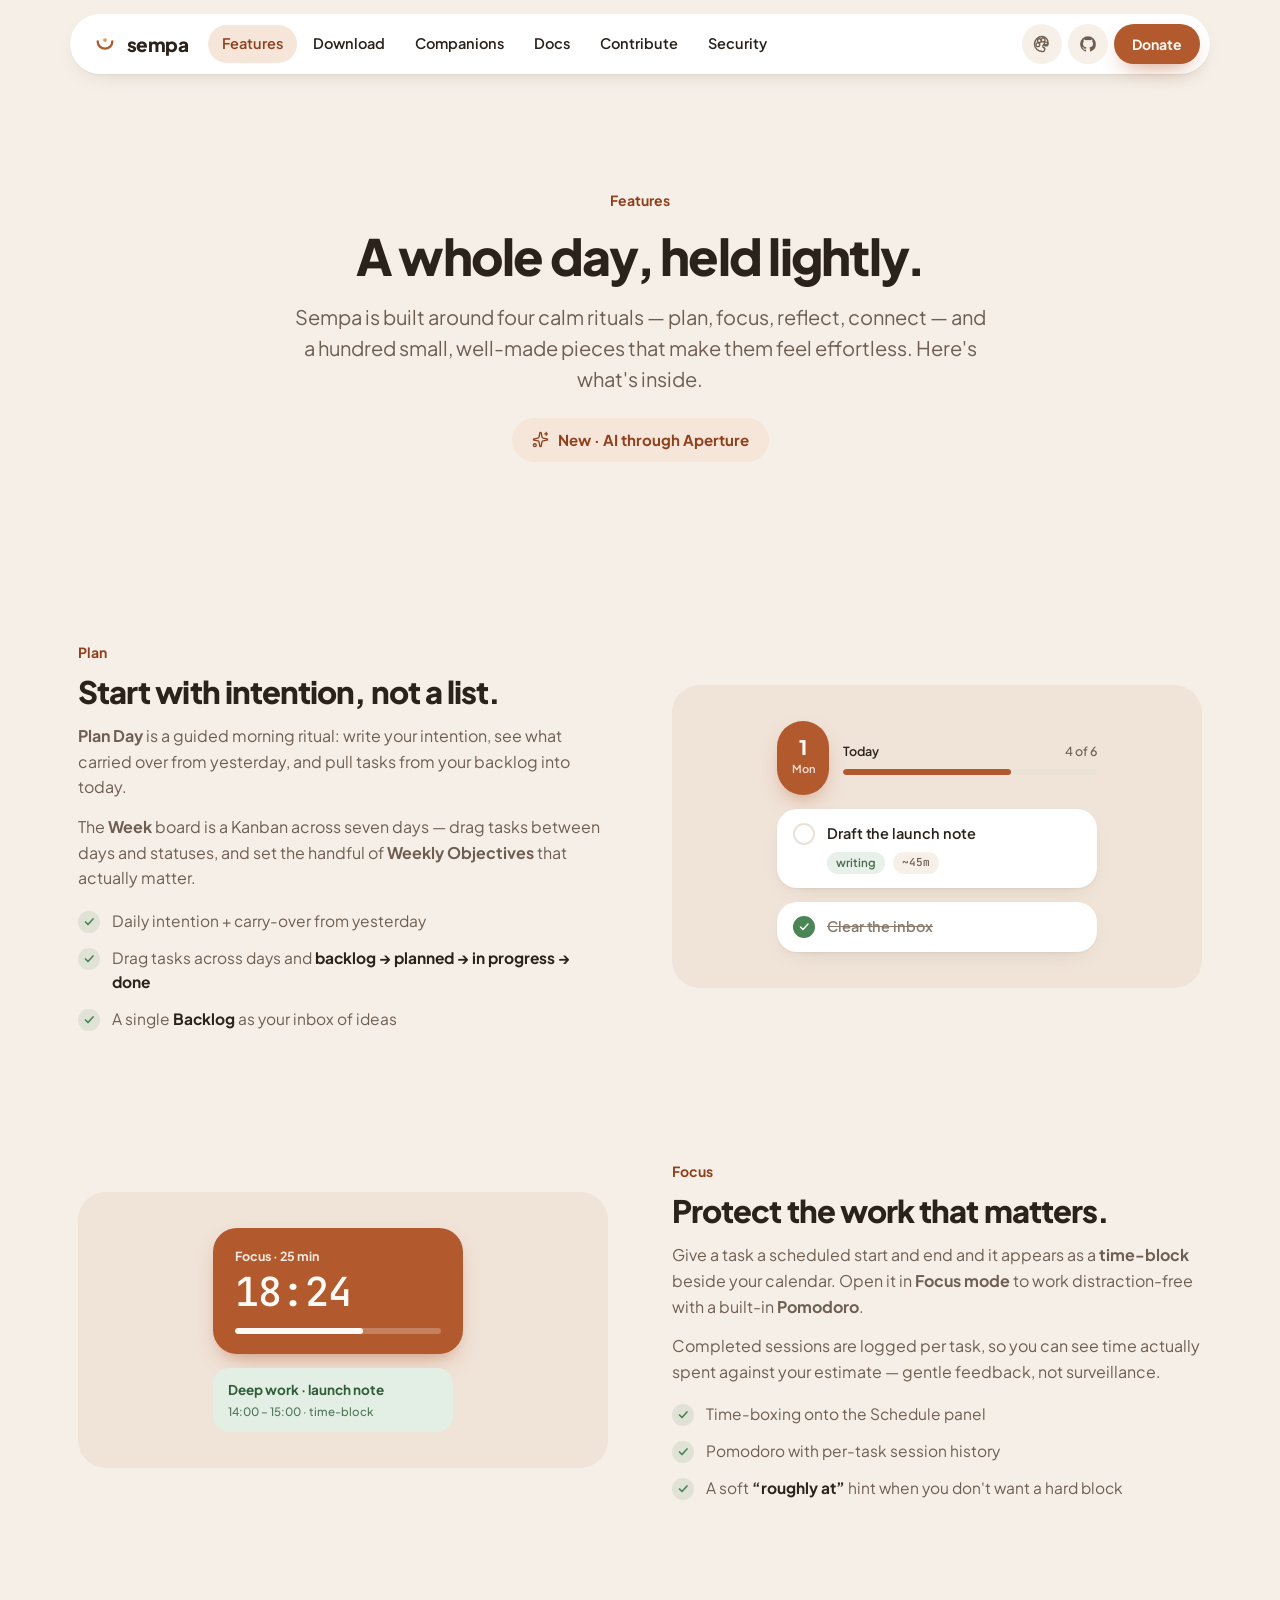
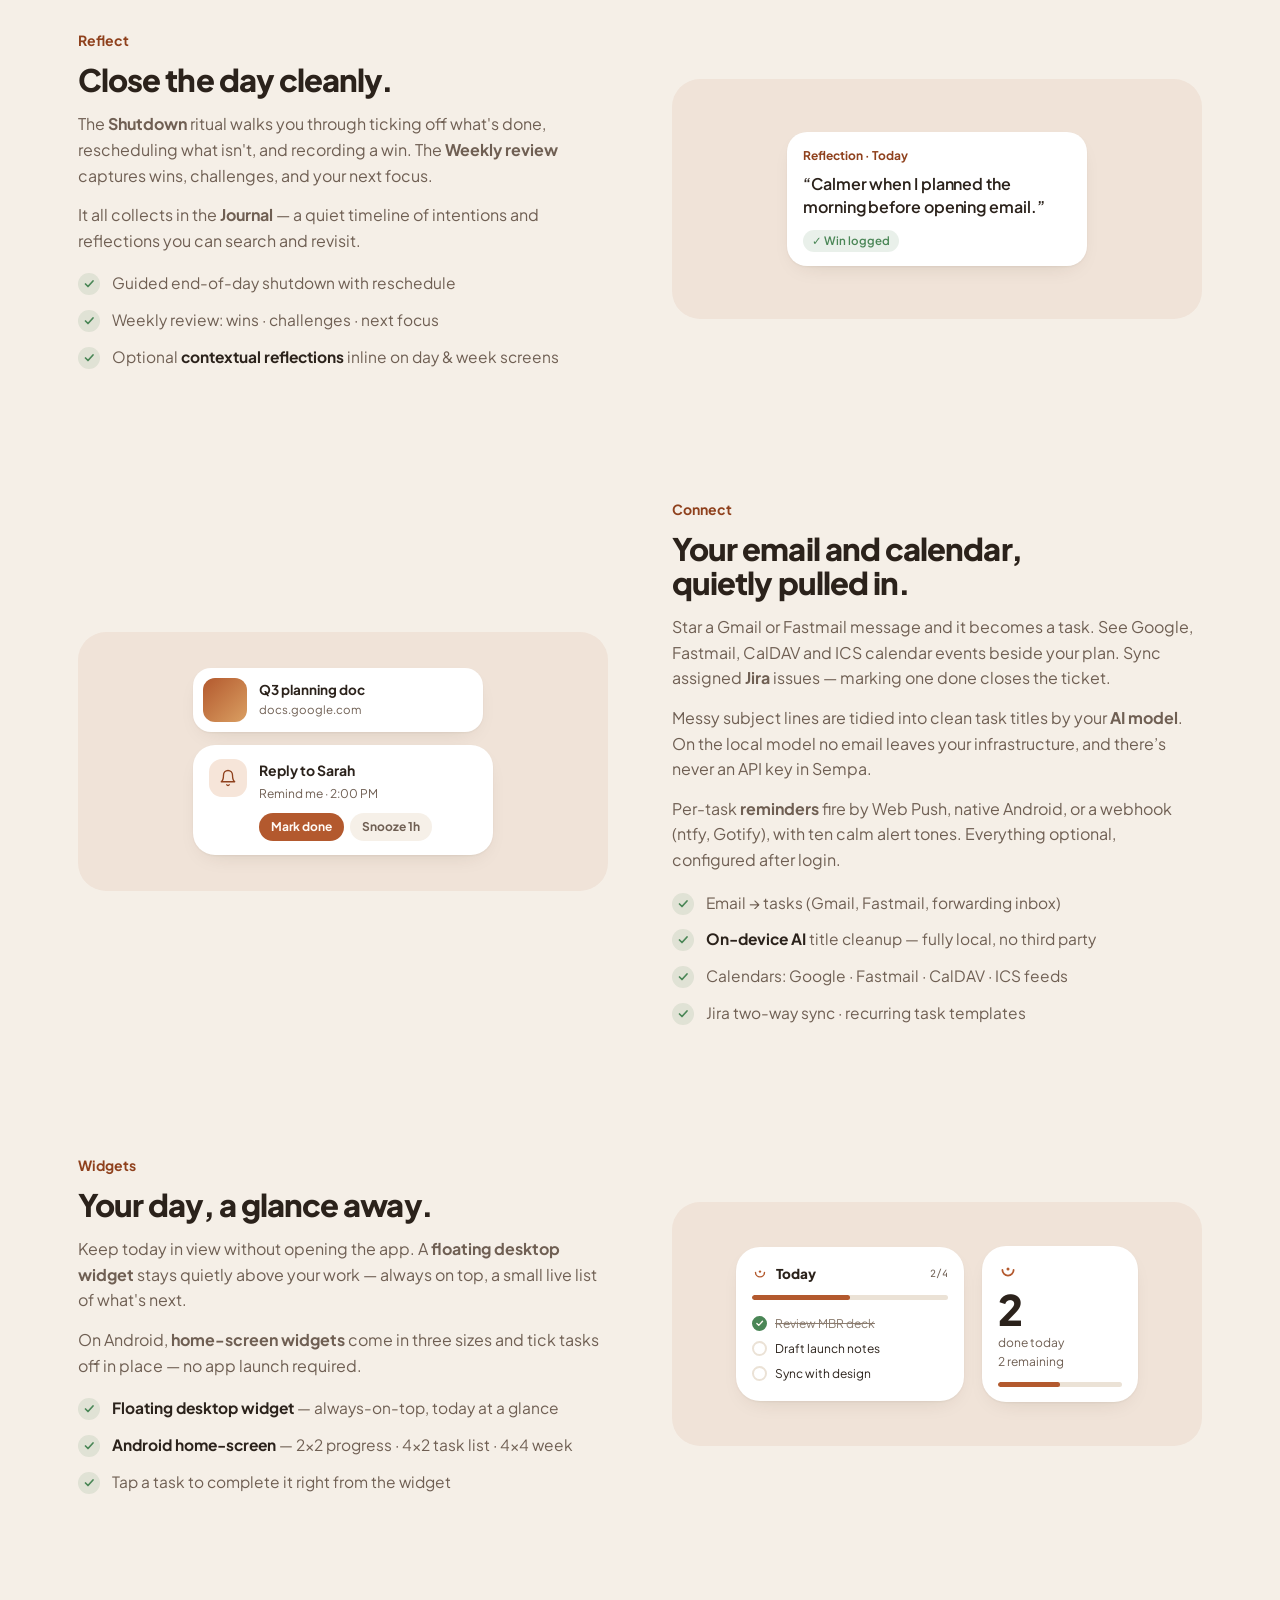
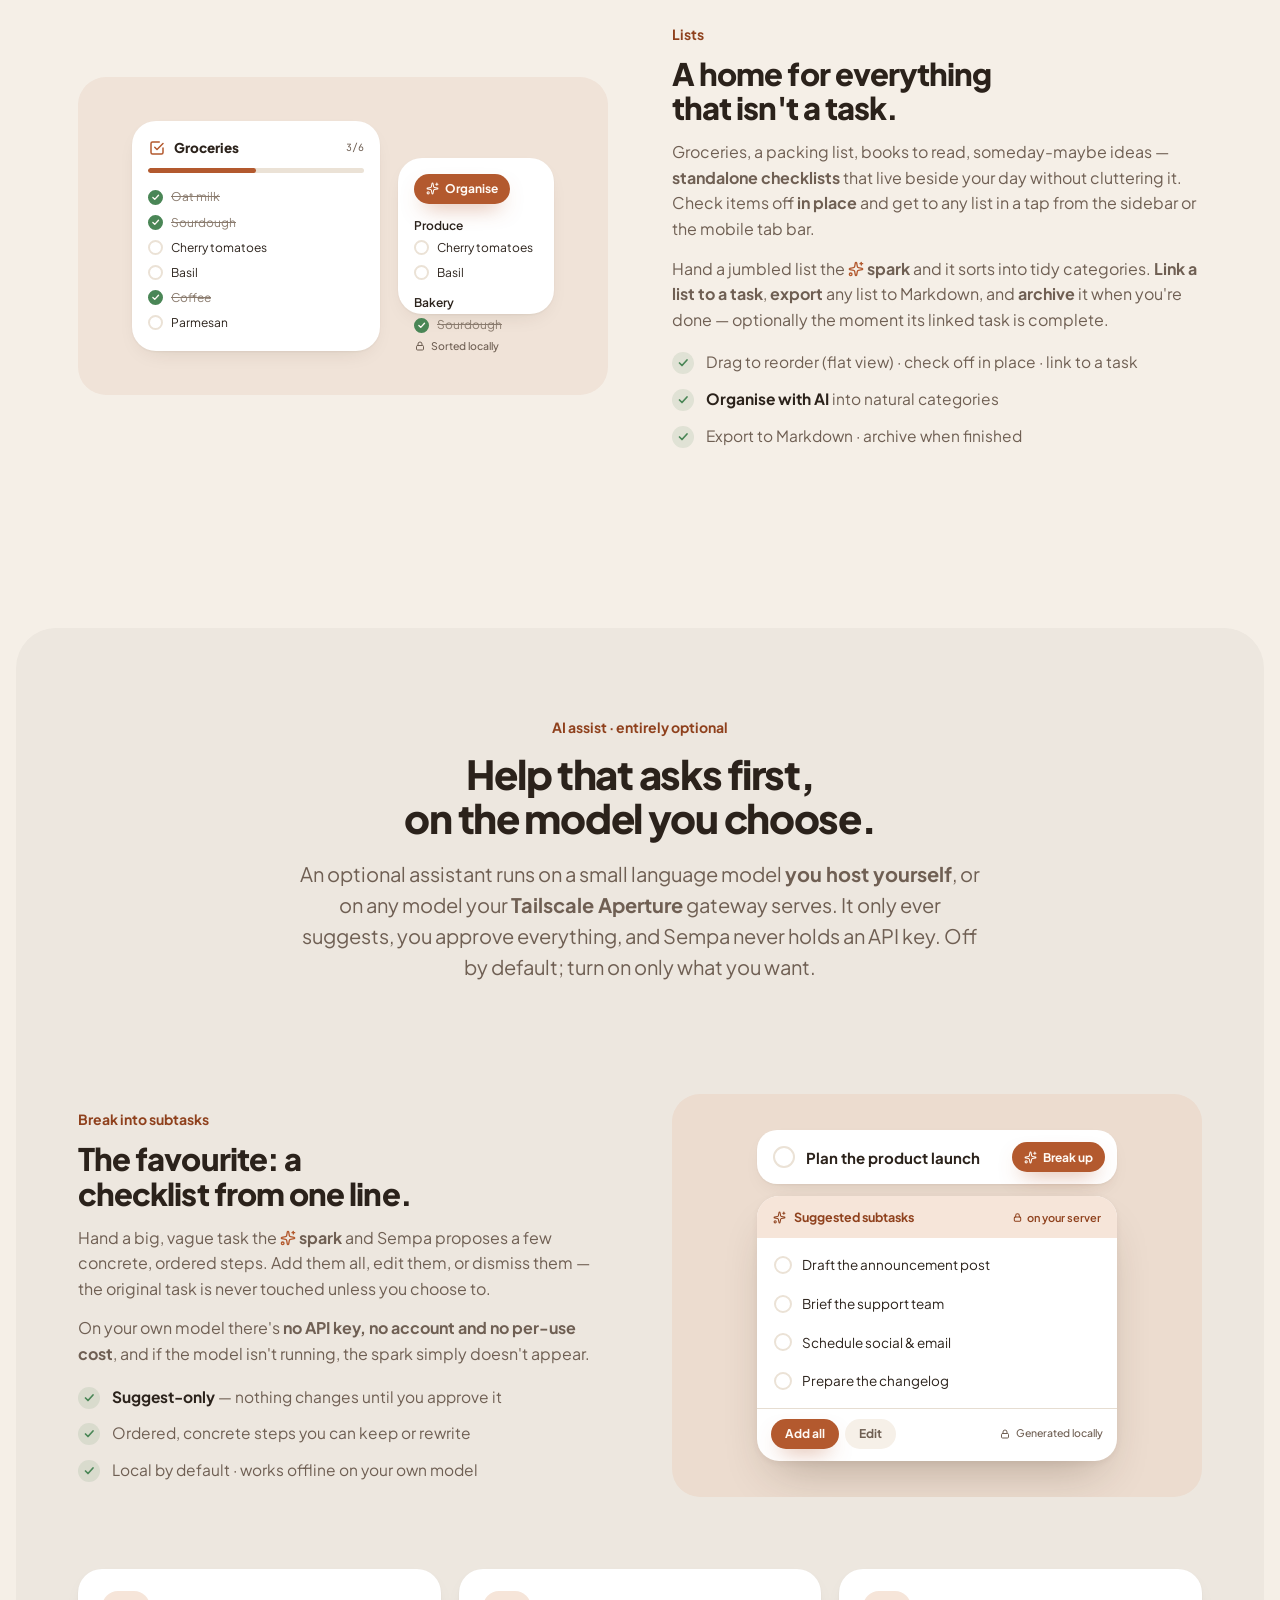
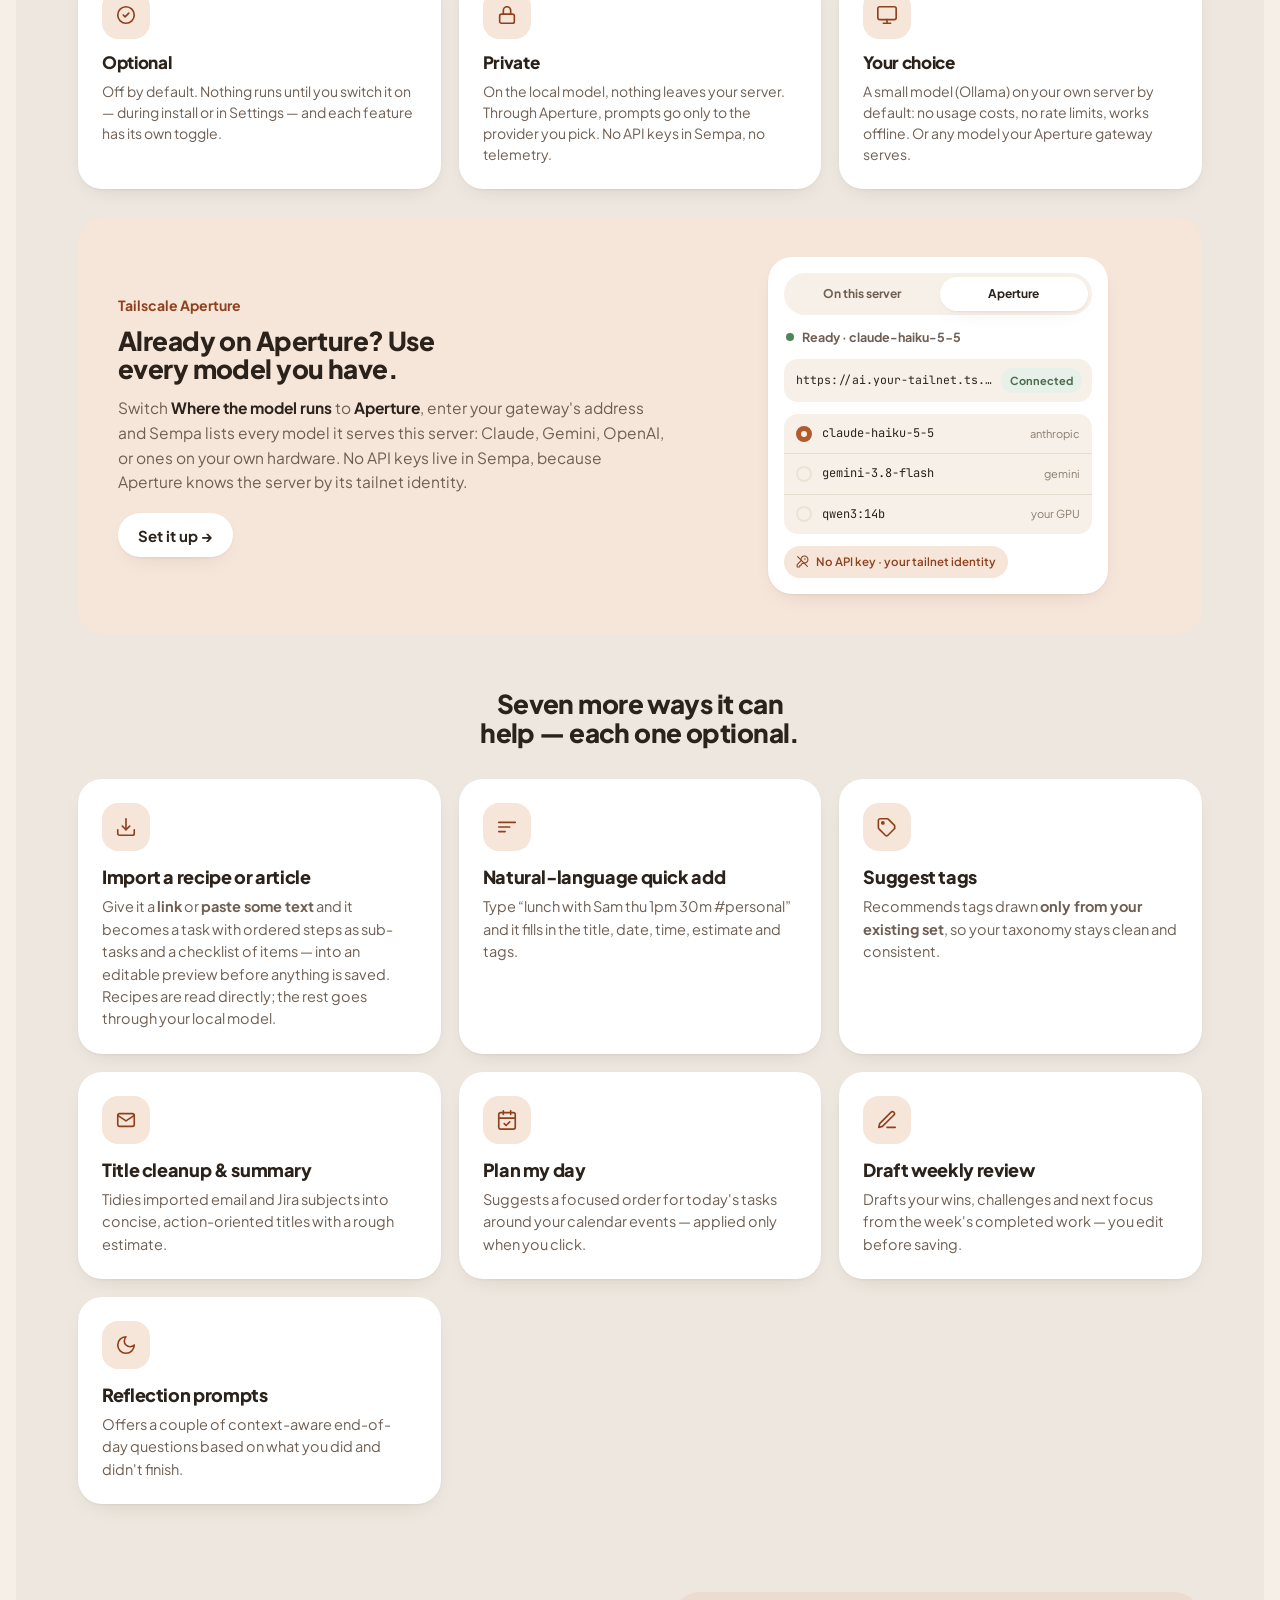
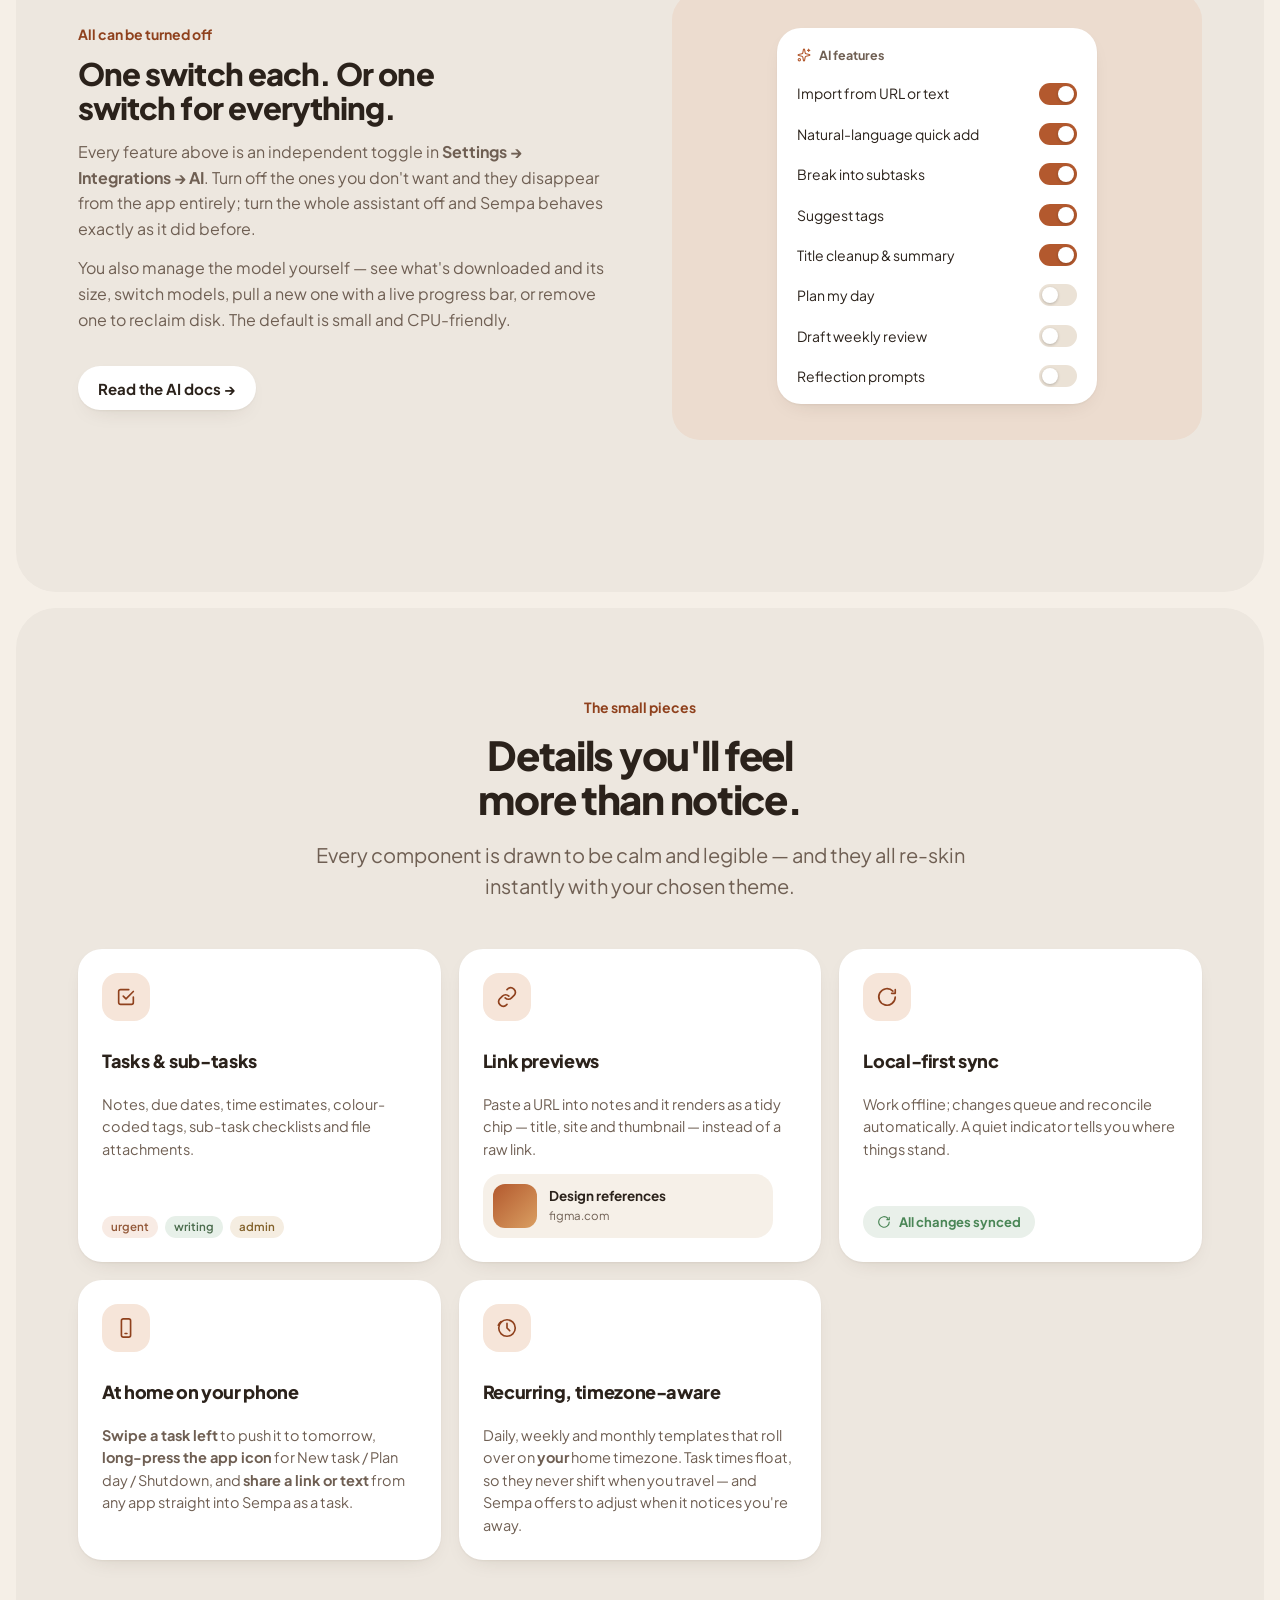
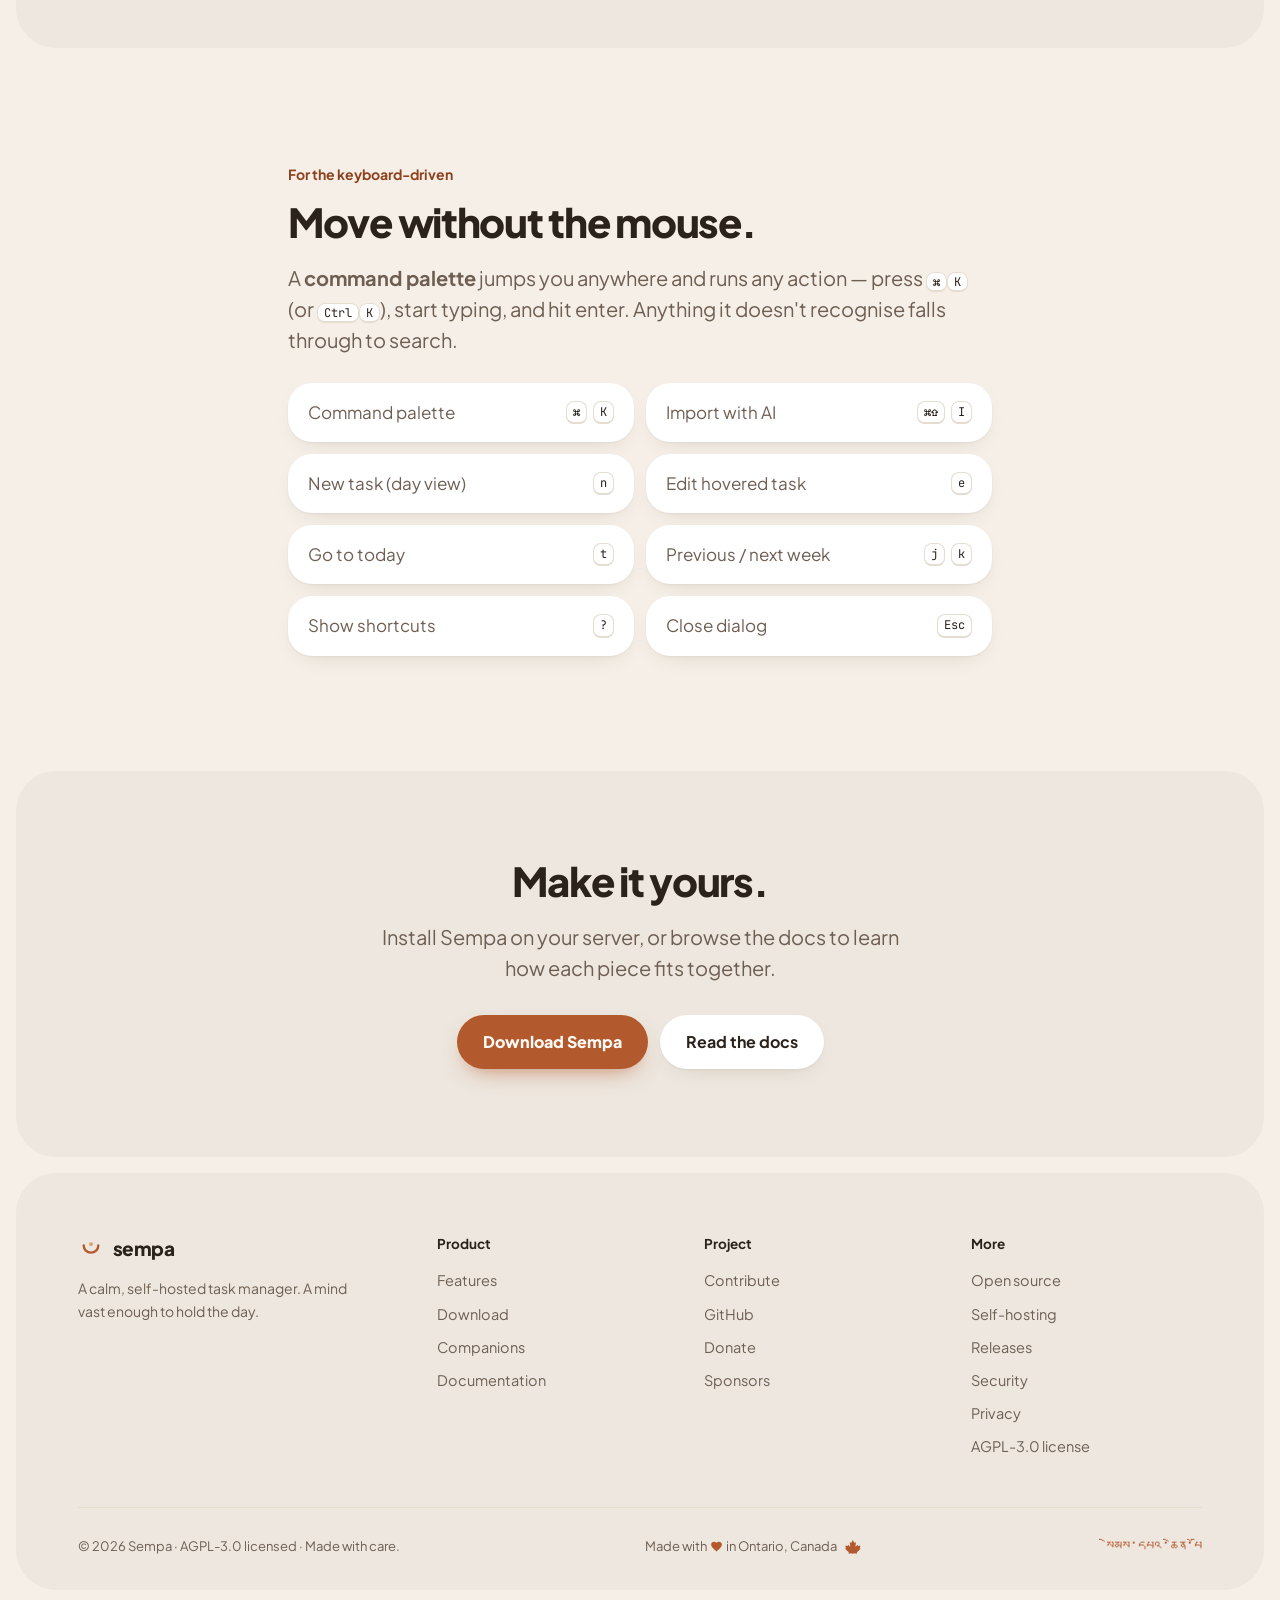
<file: features.html>
<!DOCTYPE html>
<html lang="en" data-theme="terracotta">
<head>
<meta charset="UTF-8"/>
<meta name="viewport" content="width=device-width, initial-scale=1.0"/>
<title>Features — Sempa</title>
<meta name="description" content="Plan your day, hold your focus, close the evening, pull in email, calendar and Jira, and use an optional AI assistant, local or through Tailscale Aperture — every feature of Sempa, the calm self-hosted task manager."/>
<link rel="preconnect" href="https://fonts.googleapis.com"/>
<link rel="preconnect" href="https://fonts.gstatic.com" crossorigin/>
<link href="https://fonts.googleapis.com/css2?family=Plus+Jakarta+Sans:wght@400;500;600;700;800&family=JetBrains+Mono:wght@400;500;600&display=swap" rel="stylesheet"/>
<script>(function(){try{var t=localStorage.getItem('sempa-site-theme')||'terracotta';var m=localStorage.getItem('sempa-site-mode')||'light';if(t==='oled')m='dark';document.documentElement.setAttribute('data-theme',t);if(m==='dark')document.documentElement.classList.add('dark');}catch(e){}})();</script>
<link rel="icon" href="/favicon.ico?v=3" sizes="any"/>
<link rel="icon" href="/assets/favicon.svg?v=3" type="image/svg+xml"/>
<link rel="icon" type="image/png" sizes="32x32" href="/assets/favicon-32.png?v=3"/>
<link rel="icon" type="image/png" sizes="16x16" href="/assets/favicon-16.png?v=3"/>
<link rel="apple-touch-icon" href="/assets/apple-touch-icon.png?v=3"/>
<link rel="stylesheet" href="assets/site.css"/>
<script src="assets/site.js" defer></script>
</head>
<body>

<header class="nav">
  <div class="nav-in">
    <a class="brand" href="index.html" aria-label="Sempa home">
      <svg viewBox="0 0 100 100" fill="none" aria-hidden="true"><path d="M22,40 a28,28 0 0 0 56,0" stroke="currentColor" stroke-width="9" stroke-linecap="round"/><circle cx="50" cy="35" r="7.5" fill="currentColor"/></svg>
      sempa
    </a>
    <nav class="nav-links" id="nav-links">
      <a href="features.html">Features</a>
      <a href="download.html">Download</a>
      <a href="companions.html">Companions</a>
      <a href="docs.html">Docs</a>
      <a href="contribute.html">Contribute</a>
      <a href="security.html">Security</a>
    </nav>
    <div class="nav-right">
      <div style="position:relative">
        <button class="icon-btn" id="theme-trigger" aria-label="Change theme" title="Theme">
          <svg viewBox="0 0 24 24" fill="none" stroke="currentColor" stroke-width="1.8" stroke-linecap="round" stroke-linejoin="round"><circle cx="13.5" cy="6.5" r="2.5"/><circle cx="17.5" cy="12" r="2.5"/><circle cx="8.5" cy="7.5" r="2.5"/><circle cx="6.5" cy="13" r="2.5"/><path d="M12 22a10 10 0 1 1 0-20 8 8 0 0 1 8 8c0 2-1.5 3-3 3h-2a2 2 0 0 0-1.5 3.3A2 2 0 0 1 12 22Z"/></svg>
        </button>
        <div class="theme-pop" id="theme-pop"></div>
      </div>
      <a class="icon-btn donate-hide" href="https://github.com/moorew/sempa" target="_blank" rel="noopener" aria-label="GitHub repository" title="GitHub">
        <svg viewBox="0 0 24 24" fill="currentColor" aria-hidden="true"><path d="M12 1.5A10.5 10.5 0 0 0 1.5 12c0 4.64 3 8.57 7.18 9.96.53.1.72-.23.72-.5v-1.76c-2.92.63-3.54-1.4-3.54-1.4-.48-1.22-1.17-1.55-1.17-1.55-.95-.65.07-.64.07-.64 1.06.07 1.61 1.09 1.61 1.09.94 1.6 2.46 1.14 3.06.87.1-.68.37-1.14.67-1.4-2.33-.27-4.78-1.16-4.78-5.18 0-1.15.41-2.08 1.08-2.82-.11-.27-.47-1.34.1-2.79 0 0 .88-.28 2.88 1.07a10 10 0 0 1 5.24 0c2-1.35 2.88-1.07 2.88-1.07.57 1.45.21 2.52.1 2.79.67.74 1.08 1.67 1.08 2.82 0 4.03-2.46 4.91-4.8 5.17.38.33.71.97.71 1.96v2.9c0 .28.19.61.73.5A10.5 10.5 0 0 0 22.5 12 10.5 10.5 0 0 0 12 1.5Z"/></svg>
      </a>
      <a class="btn btn-primary btn-sm donate-hide" href="donate.html">Donate</a>
      <button class="icon-btn nav-toggle" id="nav-toggle" aria-label="Menu">
        <svg viewBox="0 0 24 24" fill="none" stroke="currentColor" stroke-width="1.8" stroke-linecap="round"><path d="M3 6h18M3 12h18M3 18h18"/></svg>
      </button>
    </div>
  </div>
</header>

<!-- ══ PAGE HERO ══ -->
<section style="padding-bottom:0">
  <div class="wrap narrow center">
    <p class="eyebrow reveal">Features</p>
    <h1 class="h1 reveal" style="margin-top:16px">A whole day, held lightly.</h1>
    <p class="lede reveal" style="margin:18px auto 0">Sempa is built around four calm rituals — plan, focus, reflect, connect — and a hundred small, well-made pieces that make them feel effortless. Here's what's inside.</p>
    <div class="hero-cta reveal" style="justify-content:center;margin-top:24px">
      <a class="btn btn-soft" href="#ai"><svg viewBox="0 0 24 24" fill="none" stroke="currentColor" stroke-width="1.9" stroke-linecap="round" stroke-linejoin="round" aria-hidden="true" style="width:17px;height:17px"><path d="M11.017 2.814a1 1 0 0 1 1.966 0l1.051 5.558a2 2 0 0 0 1.594 1.594l5.558 1.051a1 1 0 0 1 0 1.966l-5.558 1.051a2 2 0 0 0-1.594 1.594l-1.051 5.558a1 1 0 0 1-1.966 0l-1.051-5.558a2 2 0 0 0-1.594-1.594l-5.558-1.051a1 1 0 0 1 0-1.966l5.558-1.051a2 2 0 0 0 1.594-1.594z"/><path d="M20 2v4"/><path d="M22 4h-4"/><circle cx="4" cy="20" r="2"/></svg>New · AI through Aperture</a>
    </div>
  </div>
</section>

<!-- ══ PLAN ══ -->
<section>
  <div class="wrap">
    <div class="feature-row">
      <div class="ft-copy reveal">
        <span class="eyebrow">Plan</span>
        <h3>Start with intention, not a list.</h3>
        <p><b>Plan Day</b> is a guided morning ritual: write your intention, see what carried over from yesterday, and pull tasks from your backlog into today.</p>
        <p>The <b>Week</b> board is a Kanban across seven days — drag tasks between days and statuses, and set the handful of <b>Weekly Objectives</b> that actually matter.</p>
        <ul class="checklist" style="margin-top:18px">
          <li>Daily intention + carry-over from yesterday</li>
          <li>Drag tasks across days and <b>backlog → planned → in progress → done</b></li>
          <li>A single <b>Backlog</b> as your inbox of ideas</li>
        </ul>
      </div>
      <div class="ft-stage reveal">
        <div style="display:flex;flex-direction:column;gap:14px;width:100%;max-width:320px">
          <div style="display:flex;align-items:center;gap:14px">
            <div class="ui-today"><span class="dow">Mon</span><span class="pill">1</span></div>
            <div class="ui-progress" style="flex:1">
              <div class="pr-row"><span>Today</span><span class="d">4 of 6</span></div>
              <div class="track"><i style="width:66%"></i></div>
            </div>
          </div>
          <div class="ui-task">
            <div class="row">
              <span class="ui-check"></span>
              <div style="flex:1"><div class="tt">Draft the launch note</div>
                <div class="meta"><span class="evt-pill tint hue-sage">writing</span><span class="evt-pill chip-time">~45m</span></div></div>
            </div>
          </div>
          <div class="ui-task">
            <div class="row">
              <span class="ui-check done"><svg viewBox="0 0 24 24" fill="none" stroke="currentColor" stroke-width="3" stroke-linecap="round" stroke-linejoin="round"><path d="m5 12 5 5L20 6"/></svg></span>
              <div style="flex:1"><div class="tt" style="color:var(--sempa-text-dim);text-decoration:line-through">Clear the inbox</div></div>
            </div>
          </div>
        </div>
      </div>
    </div>

    <!-- FOCUS -->
    <div class="feature-row flip">
      <div class="ft-copy reveal">
        <span class="eyebrow">Focus</span>
        <h3>Protect the work that matters.</h3>
        <p>Give a task a scheduled start and end and it appears as a <b>time-block</b> beside your calendar. Open it in <b>Focus mode</b> to work distraction-free with a built-in <b>Pomodoro</b>.</p>
        <p>Completed sessions are logged per task, so you can see time actually spent against your estimate — gentle feedback, not surveillance.</p>
        <ul class="checklist" style="margin-top:18px">
          <li>Time-boxing onto the Schedule panel</li>
          <li>Pomodoro with per-task session history</li>
          <li>A soft <b>“roughly at”</b> hint when you don't want a hard block</li>
        </ul>
      </div>
      <div class="ft-stage reveal">
        <div style="display:flex;flex-direction:column;gap:14px;width:100%;max-width:260px">
          <div class="ui-pomo"><div class="lbl">Focus · 25 min</div><div class="time">18:24</div><div class="bar"><i></i></div></div>
          <div class="ui-cal-evt"><div class="t">Deep work · launch note</div><div class="h">14:00 – 15:00 · time-block</div></div>
        </div>
      </div>
    </div>

    <!-- REFLECT -->
    <div class="feature-row">
      <div class="ft-copy reveal">
        <span class="eyebrow">Reflect</span>
        <h3>Close the day cleanly.</h3>
        <p>The <b>Shutdown</b> ritual walks you through ticking off what's done, rescheduling what isn't, and recording a win. The <b>Weekly review</b> captures wins, challenges, and your next focus.</p>
        <p>It all collects in the <b>Journal</b> — a quiet timeline of intentions and reflections you can search and revisit.</p>
        <ul class="checklist" style="margin-top:18px">
          <li>Guided end-of-day shutdown with reschedule</li>
          <li>Weekly review: wins · challenges · next focus</li>
          <li>Optional <b>contextual reflections</b> inline on day &amp; week screens</li>
        </ul>
      </div>
      <div class="ft-stage reveal">
        <div class="ui-task" style="max-width:300px">
          <div class="ui-label">Reflection · Today</div>
          <div class="tt" style="font-size:16px;line-height:1.4">“Calmer when I planned the morning before opening email.”</div>
          <div class="meta" style="margin-top:12px"><span class="evt-pill" style="background:var(--sempa-success-soft);color:var(--sempa-success)">✓ Win logged</span></div>
        </div>
      </div>
    </div>

    <!-- CONNECT -->
    <div class="feature-row flip">
      <div class="ft-copy reveal">
        <span class="eyebrow">Connect</span>
        <h3>Your email and calendar, quietly pulled in.</h3>
        <p>Star a Gmail or Fastmail message and it becomes a task. See Google, Fastmail, CalDAV and ICS calendar events beside your plan. Sync assigned <b>Jira</b> issues — marking one done closes the ticket.</p>
        <p>Messy subject lines are tidied into clean task titles by your <b>AI model</b>. On the local model no email leaves your infrastructure, and there&rsquo;s never an API key in Sempa.</p>
        <p>Per-task <b>reminders</b> fire by Web Push, native Android, or a webhook (ntfy, Gotify), with ten calm alert tones. Everything optional, configured after login.</p>
        <ul class="checklist" style="margin-top:18px">
          <li>Email → tasks (Gmail, Fastmail, forwarding inbox)</li>
          <li><b>On-device AI</b> title cleanup — fully local, no third party</li>
          <li>Calendars: Google · Fastmail · CalDAV · ICS feeds</li>
          <li>Jira two-way sync · recurring task templates</li>
        </ul>
      </div>
      <div class="ft-stage reveal">
        <div style="display:flex;flex-direction:column;gap:13px;width:100%;max-width:300px">
          <div class="ui-link"><div class="thumb"></div><div><div class="lt">Q3 planning doc</div><div class="ls">docs.google.com</div></div></div>
          <div class="ui-reminder">
            <span class="bell"><svg viewBox="0 0 24 24" fill="none" stroke="currentColor" stroke-width="1.8" stroke-linecap="round" stroke-linejoin="round"><path d="M6 8a6 6 0 0 1 12 0c0 7 3 9 3 9H3s3-2 3-9"/><path d="M10.3 21a1.94 1.94 0 0 0 3.4 0"/></svg></span>
            <div style="flex:1"><div class="rt">Reply to Sarah</div><div class="ui-sub" style="margin-top:2px">Remind me · 2:00 PM</div>
              <div class="acts"><span>Mark done</span><span class="ghost">Snooze 1h</span></div></div>
          </div>
        </div>
      </div>
    </div>

    <!-- WIDGETS -->
    <div class="feature-row">
      <div class="ft-copy reveal">
        <span class="eyebrow">Widgets</span>
        <h3>Your day, a glance away.</h3>
        <p>Keep today in view without opening the app. A <b>floating desktop widget</b> stays quietly above your work — always on top, a small live list of what's next.</p>
        <p>On Android, <b>home-screen widgets</b> come in three sizes and tick tasks off in place — no app launch required.</p>
        <ul class="checklist" style="margin-top:18px">
          <li><b>Floating desktop widget</b> — always-on-top, today at a glance</li>
          <li><b>Android home-screen</b> — 2×2 progress · 4×2 task list · 4×4 week</li>
          <li>Tap a task to complete it right from the widget</li>
        </ul>
      </div>
      <div class="ft-stage reveal">
        <div class="widget-stage">
          <div class="wg" style="width:228px">
            <div class="wg-head"><svg viewBox="0 0 100 100" fill="none"><path d="M22,40 a28,28 0 0 0 56,0" stroke="currentColor" stroke-width="9" stroke-linecap="round"/><circle cx="50" cy="35" r="7.5" fill="currentColor"/></svg><b>Today</b><span class="d">2/4</span></div>
            <div class="wg-trk"><i></i></div>
            <div class="wg-line done"><span class="b"></span><span>Review MBR deck</span></div>
            <div class="wg-line"><span class="b"></span><span>Draft launch notes</span></div>
            <div class="wg-line"><span class="b"></span><span>Sync with design</span></div>
          </div>
          <div class="wg wg-sm">
            <svg viewBox="0 0 100 100" fill="none" style="width:20px;height:20px;color:var(--sempa-accent)"><path d="M22,40 a28,28 0 0 0 56,0" stroke="currentColor" stroke-width="9" stroke-linecap="round"/><circle cx="50" cy="35" r="7.5" fill="currentColor"/></svg>
            <div class="big">2</div>
            <div class="sub">done today</div>
            <div class="rem">2 remaining</div>
            <div style="flex:1"></div>
            <div class="wg-trk" style="margin-bottom:0"><i></i></div>
          </div>
        </div>
      </div>
    </div>

    <!-- LISTS -->
    <div class="feature-row flip">
      <div class="ft-copy reveal">
        <span class="eyebrow">Lists</span>
        <h3>A home for everything<br/>that isn't a task.</h3>
        <p>Groceries, a packing list, books to read, someday-maybe ideas — <b>standalone checklists</b> that live beside your day without cluttering it. Check items off <b>in place</b> and get to any list in a tap from the sidebar or the mobile tab bar.</p>
        <p>Hand a jumbled list the <b><svg viewBox="0 0 24 24" fill="none" stroke="currentColor" stroke-width="2" stroke-linecap="round" stroke-linejoin="round" aria-hidden="true" style="width:1em;height:1em;vertical-align:-.14em;color:var(--sempa-accent)"><path d="M11.017 2.814a1 1 0 0 1 1.966 0l1.051 5.558a2 2 0 0 0 1.594 1.594l5.558 1.051a1 1 0 0 1 0 1.966l-5.558 1.051a2 2 0 0 0-1.594 1.594l-1.051 5.558a1 1 0 0 1-1.966 0l-1.051-5.558a2 2 0 0 0-1.594-1.594l-5.558-1.051a1 1 0 0 1 0-1.966l5.558-1.051a2 2 0 0 0 1.594-1.594z"/><path d="M20 2v4"/><path d="M22 4h-4"/><circle cx="4" cy="20" r="2"/></svg> spark</b> and it sorts into tidy categories. <b>Link a list to a task</b>, <b>export</b> any list to Markdown, and <b>archive</b> it when you're done — optionally the moment its linked task is complete.</p>
        <ul class="checklist" style="margin-top:18px">
          <li>Drag to reorder (flat view) · check off in place · link to a task</li>
          <li><b>Organise with AI</b> into natural categories</li>
          <li>Export to Markdown · archive when finished</li>
        </ul>
      </div>
      <div class="ft-stage reveal">
        <div class="widget-stage">
          <div class="wg" style="width:248px">
            <div class="wg-head"><svg viewBox="0 0 24 24" fill="none" stroke="currentColor" stroke-width="2" stroke-linecap="round" stroke-linejoin="round" style="width:18px;height:18px;color:var(--sempa-accent)"><path d="M9 11l3 3 8-8"/><path d="M20 12v6a2 2 0 0 1-2 2H6a2 2 0 0 1-2-2V6a2 2 0 0 1 2-2h9"/></svg><b>Groceries</b><span class="d">3/6</span></div>
            <div class="wg-trk"><i style="width:50%"></i></div>
            <div class="wg-line done"><span class="b"></span><span>Oat milk</span></div>
            <div class="wg-line done"><span class="b"></span><span>Sourdough</span></div>
            <div class="wg-line"><span class="b"></span><span>Cherry tomatoes</span></div>
            <div class="wg-line"><span class="b"></span><span>Basil</span></div>
            <div class="wg-line done"><span class="b"></span><span>Coffee</span></div>
            <div class="wg-line"><span class="b"></span><span>Parmesan</span></div>
          </div>
          <div class="wg wg-sm">
            <span class="ai-spark solid" style="align-self:flex-start"><svg viewBox="0 0 24 24" fill="none" stroke="currentColor" stroke-width="1.9" stroke-linecap="round" stroke-linejoin="round" aria-hidden="true"><path d="M11.017 2.814a1 1 0 0 1 1.966 0l1.051 5.558a2 2 0 0 0 1.594 1.594l5.558 1.051a1 1 0 0 1 0 1.966l-5.558 1.051a2 2 0 0 0-1.594 1.594l-1.051 5.558a1 1 0 0 1-1.966 0l-1.051-5.558a2 2 0 0 0-1.594-1.594l-5.558-1.051a1 1 0 0 1 0-1.966l5.558-1.051a2 2 0 0 0 1.594-1.594z"/><path d="M20 2v4"/><path d="M22 4h-4"/><circle cx="4" cy="20" r="2"/></svg>Organise</span>
            <div class="sub" style="margin-top:12px;font-weight:600;color:var(--sempa-text)">Produce</div>
            <div class="wg-line" style="padding:3px 0"><span class="b"></span><span>Cherry tomatoes</span></div>
            <div class="wg-line" style="padding:3px 0"><span class="b"></span><span>Basil</span></div>
            <div class="sub" style="margin-top:8px;font-weight:600;color:var(--sempa-text)">Bakery</div>
            <div class="wg-line done" style="padding:3px 0"><span class="b"></span><span>Sourdough</span></div>
            <div style="flex:1"></div>
            <span class="ai-foot"><svg viewBox="0 0 24 24" fill="none" stroke="currentColor" stroke-width="2" stroke-linecap="round" stroke-linejoin="round"><rect x="5" y="11" width="14" height="9" rx="2"/><path d="M8 11V8a4 4 0 0 1 8 0v3"/></svg>Sorted locally</span>
          </div>
        </div>
      </div>
    </div>
  </div>
</section>

<!-- ══ AI ASSIST ══ -->
<section class="band" id="ai">
  <div class="wrap">
    <div class="sec-head center reveal">
      <span class="eyebrow">AI assist · entirely optional</span>
      <h2 class="h2">Help that asks first,<br/>on the model you choose.</h2>
      <p class="lede">An optional assistant runs on a small language model <b>you host yourself</b>, or on any model your <b>Tailscale Aperture</b> gateway serves. It only ever suggests, you approve everything, and Sempa never holds an API key. Off by default; turn on only what you want.</p>
    </div>

    <div class="feature-row" style="border:0">
      <div class="ft-copy reveal">
        <span class="eyebrow">Break into subtasks</span>
        <h3>The favourite: a checklist from one line.</h3>
        <p>Hand a big, vague task the <b><svg viewBox="0 0 24 24" fill="none" stroke="currentColor" stroke-width="2" stroke-linecap="round" stroke-linejoin="round" aria-hidden="true" style="width:1em;height:1em;vertical-align:-.14em;color:var(--sempa-accent)"><path d="M11.017 2.814a1 1 0 0 1 1.966 0l1.051 5.558a2 2 0 0 0 1.594 1.594l5.558 1.051a1 1 0 0 1 0 1.966l-5.558 1.051a2 2 0 0 0-1.594 1.594l-1.051 5.558a1 1 0 0 1-1.966 0l-1.051-5.558a2 2 0 0 0-1.594-1.594l-5.558-1.051a1 1 0 0 1 0-1.966l5.558-1.051a2 2 0 0 0 1.594-1.594z"/><path d="M20 2v4"/><path d="M22 4h-4"/><circle cx="4" cy="20" r="2"/></svg> spark</b> and Sempa proposes a few concrete, ordered steps. Add them all, edit them, or dismiss them — the original task is never touched unless you choose to.</p>
        <p>On your own model there's <b>no API key, no account and no per-use cost</b>, and if the model isn't running, the spark simply doesn't appear.</p>
        <ul class="checklist" style="margin-top:18px">
          <li><b>Suggest-only</b> — nothing changes until you approve it</li>
          <li>Ordered, concrete steps you can keep or rewrite</li>
          <li>Local by default · works offline on your own model</li>
        </ul>
      </div>
      <div class="ft-stage reveal">
        <div class="ai-demo">
          <div class="ai-parent">
            <div class="row">
              <span class="ui-check"></span>
              <span class="tt">Plan the product launch</span>
              <span class="ai-spark solid"><svg viewBox="0 0 24 24" fill="none" stroke="currentColor" stroke-width="1.9" stroke-linecap="round" stroke-linejoin="round" aria-hidden="true"><path d="M11.017 2.814a1 1 0 0 1 1.966 0l1.051 5.558a2 2 0 0 0 1.594 1.594l5.558 1.051a1 1 0 0 1 0 1.966l-5.558 1.051a2 2 0 0 0-1.594 1.594l-1.051 5.558a1 1 0 0 1-1.966 0l-1.051-5.558a2 2 0 0 0-1.594-1.594l-5.558-1.051a1 1 0 0 1 0-1.966l5.558-1.051a2 2 0 0 0 1.594-1.594z"/><path d="M20 2v4"/><path d="M22 4h-4"/><circle cx="4" cy="20" r="2"/></svg>Break up</span>
            </div>
          </div>
          <div class="ai-panel">
            <div class="ai-head">
              <svg viewBox="0 0 24 24" fill="none" stroke="currentColor" stroke-width="1.9" stroke-linecap="round" stroke-linejoin="round" aria-hidden="true"><path d="M11.017 2.814a1 1 0 0 1 1.966 0l1.051 5.558a2 2 0 0 0 1.594 1.594l5.558 1.051a1 1 0 0 1 0 1.966l-5.558 1.051a2 2 0 0 0-1.594 1.594l-1.051 5.558a1 1 0 0 1-1.966 0l-1.051-5.558a2 2 0 0 0-1.594-1.594l-5.558-1.051a1 1 0 0 1 0-1.966l5.558-1.051a2 2 0 0 0 1.594-1.594z"/><path d="M20 2v4"/><path d="M22 4h-4"/><circle cx="4" cy="20" r="2"/></svg>
              Suggested subtasks
              <span class="priv"><svg viewBox="0 0 24 24" fill="none" stroke="currentColor" stroke-width="2.2" stroke-linecap="round" stroke-linejoin="round"><rect x="5" y="11" width="14" height="9" rx="2"/><path d="M8 11V8a4 4 0 0 1 8 0v3"/></svg>on your server</span>
            </div>
            <div class="ai-list">
              <div class="ai-row"><span class="b"></span>Draft the announcement post</div>
              <div class="ai-row"><span class="b"></span>Brief the support team</div>
              <div class="ai-row"><span class="b"></span>Schedule social &amp; email</div>
              <div class="ai-row"><span class="b"></span>Prepare the changelog</div>
            </div>
            <div class="ai-acts">
              <span class="keep">Add all</span>
              <span class="edit">Edit</span>
              <span class="ai-foot"><svg viewBox="0 0 24 24" fill="none" stroke="currentColor" stroke-width="2" stroke-linecap="round" stroke-linejoin="round"><rect x="5" y="11" width="14" height="9" rx="2"/><path d="M8 11V8a4 4 0 0 1 8 0v3"/></svg>Generated locally</span>
            </div>
          </div>
        </div>
      </div>
    </div>

    <div class="ai-pillars reveal" style="margin-top:8px;margin-bottom:8px">
      <div class="ai-pillar">
        <span class="pic"><svg viewBox="0 0 24 24" fill="none" stroke="currentColor" stroke-width="1.8" stroke-linecap="round" stroke-linejoin="round"><circle cx="12" cy="12" r="9"/><path d="m9 12 2 2 4-4"/></svg></span>
        <h4>Optional</h4>
        <p>Off by default. Nothing runs until you switch it on — during install or in Settings — and each feature has its own toggle.</p>
      </div>
      <div class="ai-pillar">
        <span class="pic"><svg viewBox="0 0 24 24" fill="none" stroke="currentColor" stroke-width="1.8" stroke-linecap="round" stroke-linejoin="round"><rect x="4" y="11" width="16" height="10" rx="2"/><path d="M8 11V7a4 4 0 0 1 8 0v4"/></svg></span>
        <h4>Private</h4>
        <p>On the local model, nothing leaves your server. Through Aperture, prompts go only to the provider you pick. No API keys in Sempa, no telemetry.</p>
      </div>
      <div class="ai-pillar">
        <span class="pic"><svg viewBox="0 0 24 24" fill="none" stroke="currentColor" stroke-width="1.8" stroke-linecap="round" stroke-linejoin="round"><rect x="2" y="3" width="20" height="14" rx="2"/><path d="M8 21h8M12 17v4"/></svg></span>
        <h4>Your choice</h4>
        <p>A small model (Ollama) on your own server by default: no usage costs, no rate limits, works offline. Or any model your Aperture gateway serves.</p>
      </div>
    </div>

    <div class="ap-callout reveal">
      <div class="ap-callout-copy">
        <span class="eyebrow">Tailscale Aperture</span>
        <h3 class="h3">Already on Aperture? Use every model you have.</h3>
        <p>Switch <b>Where the model runs</b> to <b>Aperture</b>, enter your gateway's address and Sempa lists every model it serves this server: Claude, Gemini, OpenAI, or ones on your own hardware. No API keys live in Sempa, because Aperture knows the server by its tailnet identity.</p>
        <a class="btn btn-ghost" href="docs.html#aperture" style="margin-top:18px">Set it up &rarr;</a>
      </div>
      <div class="ap-demo" aria-hidden="true">
          <div class="ap-seg"><span>On this server</span><span class="on">Aperture</span></div>
          <div class="ap-status"><i></i>Ready &middot; claude-haiku-5-5</div>
          <div class="ap-url"><span class="mono">https://ai.your-tailnet.ts.net</span><span class="ap-ok">Connected</span></div>
          <div class="ap-list">
            <div class="ap-model on"><span class="r"></span><span class="n mono">claude-haiku-5-5</span><span class="p">anthropic</span></div>
            <div class="ap-model"><span class="r"></span><span class="n mono">gemini-3.8-flash</span><span class="p">gemini</span></div>
            <div class="ap-model"><span class="r"></span><span class="n mono">qwen3:14b</span><span class="p">your GPU</span></div>
          </div>
          <div class="ap-foot"><svg viewBox="0 0 24 24" fill="none" stroke="currentColor" stroke-width="2" stroke-linecap="round" stroke-linejoin="round" aria-hidden="true"><path d="M2.586 17.414A2 2 0 0 0 2 18.828V21a1 1 0 0 0 1 1h3a1 1 0 0 0 1-1v-1a1 1 0 0 1 1-1h1a1 1 0 0 0 1-1v-1a1 1 0 0 1 1-1h.172a2 2 0 0 0 1.414-.586l.814-.814a6.5 6.5 0 1 0-4-4z"/><circle cx="16.5" cy="7.5" r=".5" fill="currentColor"/><path d="m3 3 18 18"/></svg>No API key &middot; your tailnet identity</div>
        </div>
    </div>

    <div class="sec-head center reveal" style="margin:56px auto 32px;max-width:560px">
      <h3 class="h3">Seven more ways it can help — each one optional.</h3>
    </div>
    <div class="grid g-3 reveal">
      <div class="card"><div class="ic"><svg viewBox="0 0 24 24" fill="none" stroke="currentColor" stroke-width="1.8" stroke-linecap="round" stroke-linejoin="round"><path d="M21 15v4a2 2 0 0 1-2 2H5a2 2 0 0 1-2-2v-4"/><path d="M12 3v12"/><path d="m8 11 4 4 4-4"/></svg></div><h3>Import a recipe or article</h3><p>Give it a <b>link</b> or <b>paste some text</b> and it becomes a task with ordered steps as sub-tasks and a checklist of items — into an editable preview before anything is saved. Recipes are read directly; the rest goes through your local model.</p></div>
      <div class="card"><div class="ic"><svg viewBox="0 0 24 24" fill="none" stroke="currentColor" stroke-width="1.8" stroke-linecap="round" stroke-linejoin="round"><path d="M3 7h18M3 12h12M3 17h7"/></svg></div><h3>Natural-language quick add</h3><p>Type “lunch with Sam thu 1pm 30m #personal” and it fills in the title, date, time, estimate and tags.</p></div>
      <div class="card"><div class="ic"><svg viewBox="0 0 24 24" fill="none" stroke="currentColor" stroke-width="1.8" stroke-linecap="round" stroke-linejoin="round"><path d="M20.6 13.4 13 21a2 2 0 0 1-2.8 0l-7-7a2 2 0 0 1-.6-1.4V5a2 2 0 0 1 2-2h7.6a2 2 0 0 1 1.4.6l6.6 6.6a2 2 0 0 1 0 2.2Z"/><circle cx="7.5" cy="7.5" r="1.2" fill="currentColor"/></svg></div><h3>Suggest tags</h3><p>Recommends tags drawn <b>only from your existing set</b>, so your taxonomy stays clean and consistent.</p></div>
      <div class="card"><div class="ic"><svg viewBox="0 0 24 24" fill="none" stroke="currentColor" stroke-width="1.8" stroke-linecap="round" stroke-linejoin="round"><rect x="3" y="5" width="18" height="14" rx="2"/><path d="m3 7 9 6 9-6"/></svg></div><h3>Title cleanup &amp; summary</h3><p>Tidies imported email and Jira subjects into concise, action-oriented titles with a rough estimate.</p></div>
      <div class="card"><div class="ic"><svg viewBox="0 0 24 24" fill="none" stroke="currentColor" stroke-width="1.8" stroke-linecap="round" stroke-linejoin="round"><rect x="3" y="4" width="18" height="18" rx="2"/><path d="M8 2v4M16 2v4M3 10h18"/><path d="m9 16 2 2 4-4"/></svg></div><h3>Plan my day</h3><p>Suggests a focused order for today's tasks around your calendar events — applied only when you click.</p></div>
      <div class="card"><div class="ic"><svg viewBox="0 0 24 24" fill="none" stroke="currentColor" stroke-width="1.8" stroke-linecap="round" stroke-linejoin="round"><path d="M12 20h9"/><path d="M16.5 3.5a2.1 2.1 0 0 1 3 3L7 19l-4 1 1-4Z"/></svg></div><h3>Draft weekly review</h3><p>Drafts your wins, challenges and next focus from the week's completed work — you edit before saving.</p></div>
      <div class="card"><div class="ic"><svg viewBox="0 0 24 24" fill="none" stroke="currentColor" stroke-width="1.8" stroke-linecap="round" stroke-linejoin="round"><path d="M12 3a6 6 0 0 0 9 9 9 9 0 1 1-9-9Z"/></svg></div><h3>Reflection prompts</h3><p>Offers a couple of context-aware end-of-day questions based on what you did and didn't finish.</p></div>
    </div>

    <div class="feature-row" style="margin-top:24px">
      <div class="ft-copy reveal">
        <span class="eyebrow">All can be turned off</span>
        <h3>One switch each. Or one switch for everything.</h3>
        <p>Every feature above is an independent toggle in <b>Settings → Integrations → AI</b>. Turn off the ones you don't want and they disappear from the app entirely; turn the whole assistant off and Sempa behaves exactly as it did before.</p>
        <p>You also manage the model yourself — see what's downloaded and its size, switch models, pull a new one with a live progress bar, or remove one to reclaim disk. The default is small and CPU-friendly.</p>
        <a class="btn btn-ghost" href="docs.html#ai" style="margin-top:20px">Read the AI docs →</a>
      </div>
      <div class="ft-stage reveal">
        <div class="ai-toggles">
          <div class="ai-tg-h"><svg viewBox="0 0 24 24" fill="none" stroke="currentColor" stroke-width="1.9" stroke-linecap="round" stroke-linejoin="round" aria-hidden="true"><path d="M11.017 2.814a1 1 0 0 1 1.966 0l1.051 5.558a2 2 0 0 0 1.594 1.594l5.558 1.051a1 1 0 0 1 0 1.966l-5.558 1.051a2 2 0 0 0-1.594 1.594l-1.051 5.558a1 1 0 0 1-1.966 0l-1.051-5.558a2 2 0 0 0-1.594-1.594l-5.558-1.051a1 1 0 0 1 0-1.966l5.558-1.051a2 2 0 0 0 1.594-1.594z"/><path d="M20 2v4"/><path d="M22 4h-4"/><circle cx="4" cy="20" r="2"/></svg>AI features</div>
          <div class="ai-tg"><span>Import from URL or text</span><span class="ai-sw on"></span></div>
          <div class="ai-tg"><span>Natural-language quick add</span><span class="ai-sw on"></span></div>
          <div class="ai-tg"><span>Break into subtasks</span><span class="ai-sw on"></span></div>
          <div class="ai-tg"><span>Suggest tags</span><span class="ai-sw on"></span></div>
          <div class="ai-tg"><span>Title cleanup &amp; summary</span><span class="ai-sw on"></span></div>
          <div class="ai-tg"><span>Plan my day</span><span class="ai-sw"></span></div>
          <div class="ai-tg"><span>Draft weekly review</span><span class="ai-sw"></span></div>
          <div class="ai-tg"><span>Reflection prompts</span><span class="ai-sw"></span></div>
        </div>
      </div>
    </div>
  </div>
</section>

<!-- ══ SMALL PIECES (element gallery) ══ -->
<section class="band">
  <div class="wrap">
    <div class="sec-head center reveal">
      <span class="eyebrow">The small pieces</span>
      <h2 class="h2">Details you'll feel<br/>more than notice.</h2>
      <p class="lede">Every component is drawn to be calm and legible — and they all re-skin instantly with your chosen theme.</p>
    </div>
    <div class="grid g-3 reveal">
      <div class="card" style="display:flex;flex-direction:column;gap:14px"><div class="ic"><svg viewBox="0 0 24 24" fill="none" stroke="currentColor" stroke-width="1.8" stroke-linecap="round" stroke-linejoin="round"><path d="M9 11l3 3 8-8"/><path d="M20 12v6a2 2 0 0 1-2 2H6a2 2 0 0 1-2-2V6a2 2 0 0 1 2-2h9"/></svg></div><h3>Tasks &amp; sub-tasks</h3><p>Notes, due dates, time estimates, colour-coded tags, sub-task checklists and file attachments.</p>
        <div style="margin-top:auto;display:flex;gap:7px;flex-wrap:wrap"><span class="evt-pill tint hue-clay">urgent</span><span class="evt-pill tint hue-sage">writing</span><span class="evt-pill tint hue-honey">admin</span></div>
      </div>
      <div class="card" style="display:flex;flex-direction:column;gap:14px"><div class="ic"><svg viewBox="0 0 24 24" fill="none" stroke="currentColor" stroke-width="1.8" stroke-linecap="round" stroke-linejoin="round"><path d="M10 13a5 5 0 0 0 7 0l3-3a5 5 0 0 0-7-7l-1 1"/><path d="M14 11a5 5 0 0 0-7 0l-3 3a5 5 0 0 0 7 7l1-1"/></svg></div><h3>Link previews</h3><p>Paste a URL into notes and it renders as a tidy chip — title, site and thumbnail — instead of a raw link.</p>
        <div class="ui-link" style="margin-top:auto"><div class="thumb"></div><div><div class="lt">Design references</div><div class="ls">figma.com</div></div></div>
      </div>
      <div class="card" style="display:flex;flex-direction:column;gap:14px"><div class="ic"><svg viewBox="0 0 24 24" fill="none" stroke="currentColor" stroke-width="1.8" stroke-linecap="round" stroke-linejoin="round"><path d="M21 12a9 9 0 1 1-2.6-6.4"/><path d="M21 4v4h-4"/></svg></div><h3>Local-first sync</h3><p>Work offline; changes queue and reconcile automatically. A quiet indicator tells you where things stand.</p>
        <div style="margin-top:auto"><span class="ui-sync"><svg viewBox="0 0 24 24" fill="none" stroke="currentColor" stroke-width="2" stroke-linecap="round" stroke-linejoin="round"><path d="M21 12a9 9 0 1 1-2.6-6.4"/><path d="M21 4v4h-4"/></svg>All changes synced</span></div>
      </div>
      <div class="card" style="display:flex;flex-direction:column;gap:14px"><div class="ic"><svg viewBox="0 0 24 24" fill="none" stroke="currentColor" stroke-width="1.8" stroke-linecap="round" stroke-linejoin="round"><rect x="7" y="2" width="10" height="20" rx="2"/><path d="M11 18h2"/></svg></div><h3>At home on your phone</h3><p><b>Swipe a task left</b> to push it to tomorrow, <b>long-press the app icon</b> for New task / Plan day / Shutdown, and <b>share a link or text</b> from any app straight into Sempa as a task.</p></div>
      <div class="card" style="display:flex;flex-direction:column;gap:14px"><div class="ic"><svg viewBox="0 0 24 24" fill="none" stroke="currentColor" stroke-width="1.8" stroke-linecap="round" stroke-linejoin="round"><circle cx="12" cy="12" r="9"/><path d="M12 7v5l3 3"/><path d="M2.5 9a10 10 0 0 1 3-4"/></svg></div><h3>Recurring, timezone-aware</h3><p>Daily, weekly and monthly templates that roll over on <b>your</b> home timezone. Task times float, so they never shift when you travel — and Sempa offers to adjust when it notices you're away.</p></div>
    </div>
  </div>
</section>

<!-- ══ KEYBOARD SHORTCUTS ══ -->
<section>
  <div class="wrap narrow">
    <div class="sec-head reveal" style="margin-bottom:28px">
      <span class="eyebrow" style="display:block;margin-bottom:14px">For the keyboard-driven</span>
      <h2 class="h2">Move without the mouse.</h2>
      <p class="lede">A <b>command palette</b> jumps you anywhere and runs any action — press <kbd>⌘</kbd><kbd>K</kbd> (or <kbd>Ctrl</kbd><kbd>K</kbd>), start typing, and hit enter. Anything it doesn't recognise falls through to search.</p>
    </div>
    <div class="grid g-2 reveal" style="gap:12px">
      <div class="card" style="padding:16px 20px;display:flex;align-items:center;justify-content:space-between"><span class="muted">Command palette</span><span style="display:flex;gap:6px"><kbd>⌘</kbd><kbd>K</kbd></span></div>
      <div class="card" style="padding:16px 20px;display:flex;align-items:center;justify-content:space-between"><span class="muted">Import with AI</span><span style="display:flex;gap:6px"><kbd>⌘⇧</kbd><kbd>I</kbd></span></div>
      <div class="card" style="padding:16px 20px;display:flex;align-items:center;justify-content:space-between"><span class="muted">New task (day view)</span><kbd>n</kbd></div>
      <div class="card" style="padding:16px 20px;display:flex;align-items:center;justify-content:space-between"><span class="muted">Edit hovered task</span><kbd>e</kbd></div>
      <div class="card" style="padding:16px 20px;display:flex;align-items:center;justify-content:space-between"><span class="muted">Go to today</span><kbd>t</kbd></div>
      <div class="card" style="padding:16px 20px;display:flex;align-items:center;justify-content:space-between"><span class="muted">Previous / next week</span><span style="display:flex;gap:6px"><kbd>j</kbd><kbd>k</kbd></span></div>
      <div class="card" style="padding:16px 20px;display:flex;align-items:center;justify-content:space-between"><span class="muted">Show shortcuts</span><kbd>?</kbd></div>
      <div class="card" style="padding:16px 20px;display:flex;align-items:center;justify-content:space-between"><span class="muted">Close dialog</span><kbd>Esc</kbd></div>
    </div>
  </div>
</section>

<!-- ══ CTA ══ -->
<section class="band">
  <div class="wrap center">
    <h2 class="h2 reveal">Make it yours.</h2>
    <p class="lede reveal center" style="margin:18px auto 30px;max-width:520px">Install Sempa on your server, or browse the docs to learn how each piece fits together.</p>
    <div class="hero-cta reveal" style="justify-content:center">
      <a class="btn btn-primary btn-lg" href="download.html">Download Sempa</a>
      <a class="btn btn-ghost btn-lg" href="docs.html">Read the docs</a>
    </div>
  </div>
</section>

<footer class="footer">
  <div class="wrap">
    <div class="footer-grid">
      <div>
        <a class="brand" href="index.html"><svg viewBox="0 0 100 100" fill="none"><path d="M22,40 a28,28 0 0 0 56,0" stroke="currentColor" stroke-width="9" stroke-linecap="round"/><circle cx="50" cy="35" r="7.5" fill="currentColor"/></svg>sempa</a>
        <p class="tagline">A calm, self-hosted task manager. A mind vast enough to hold the day.</p>
      </div>
      <div class="fcol"><div class="fh">Product</div><a href="features.html">Features</a><a href="download.html">Download</a><a href="companions.html">Companions</a><a href="docs.html">Documentation</a></div>
      <div class="fcol"><div class="fh">Project</div><a href="contribute.html">Contribute</a><a href="https://github.com/moorew/sempa" target="_blank" rel="noopener">GitHub</a><a href="donate.html">Donate</a><a href="sponsors.html">Sponsors</a></div>
      <div class="fcol"><div class="fh">More</div><a href="open-source.html">Open source</a><a href="docs.html#self-hosting">Self-hosting</a><a href="https://github.com/moorew/sempa/releases" target="_blank" rel="noopener">Releases</a><a href="security.html">Security</a><a href="privacy.html">Privacy</a><a href="https://github.com/moorew/sempa/blob/main/LICENSE" target="_blank" rel="noopener">AGPL-3.0 license</a></div>
    </div>
    <div class="footer-base">
      <span>© <span class="yr">2026</span> Sempa · AGPL-3.0 licensed · Made with care.</span>
      <span class="made-ca"><span class="mc-txt">Made with <svg class="heart" viewBox="0 0 24 24" aria-hidden="true"><path d="M12 21.35l-1.45-1.32C5.4 15.36 2 12.28 2 8.5 2 5.42 4.42 3 7.5 3c1.74 0 3.41.81 4.5 2.09C13.09 3.81 14.76 3 16.5 3 19.58 3 22 5.42 22 8.5c0 3.78-3.4 6.86-8.55 11.54L12 21.35z"></path></svg> in Ontario, Canada</span><svg class="maple" viewBox="0 0 630.80101 562" aria-hidden="true"><g transform="translate(-225.97627,-261.21204)"><path d="m 541.37727,261.21204 -54.548,99.275 c -5.274,9.495 -16.917,13.434 -26.909,9.09 l -46.183,-19.637 25.577,163.639 c 1.366,8.938 -9.362,14.39 -15.879,8.123 l -72.244,-70.184 -11.031,32.364 c -4.097,11.916 -16.744,18.799 -28.971,15.759 l -72.121,-18.061 20.606,100.122 c 2.358,11.482 -3.747,23.048 -14.546,27.517 l -19.152,7.757 141.215,124.851 c 10.179,9.061 14.617,22.841 11.637,36.121 l -8.242,37.214 133.699,-17.577 c 13.343,-1.738 25.159,8.84 24.848,22.183 l -3.392,155.155 15.636,0 15.635,0 -3.392,-155.155 c -0.248,-13.405 11.568,-23.983 24.848,-22.183 l 133.578,17.577 -8.242,-37.214 c -2.855,-13.218 1.7,-27.06 11.878,-36.121 l 141.095,-124.851 -37.698,-15.516 24.607,-120.002 -93.701,23.516 -18.302,-53.456 -72.243,70.184 c -6.456,6.329 -17.244,0.815 -15.88,-8.123 l 25.575,-163.639 -46.181,19.637 c -10.054,4.282 -21.697,0.405 -26.91,-9.09 l -54.667,-99.275 z"></path></g></svg></span>
      <span class="tib-mini" lang="bo" title="Sempa Chenpo — a mind vast enough to hold the day">སེམས་དཔའ་ཆེན་པོ</span>
    </div>
  </div>
</footer>
<script>document.querySelectorAll('.yr').forEach(function(e){e.textContent=new Date().getFullYear();});</script>
</body>
</html>
</file>
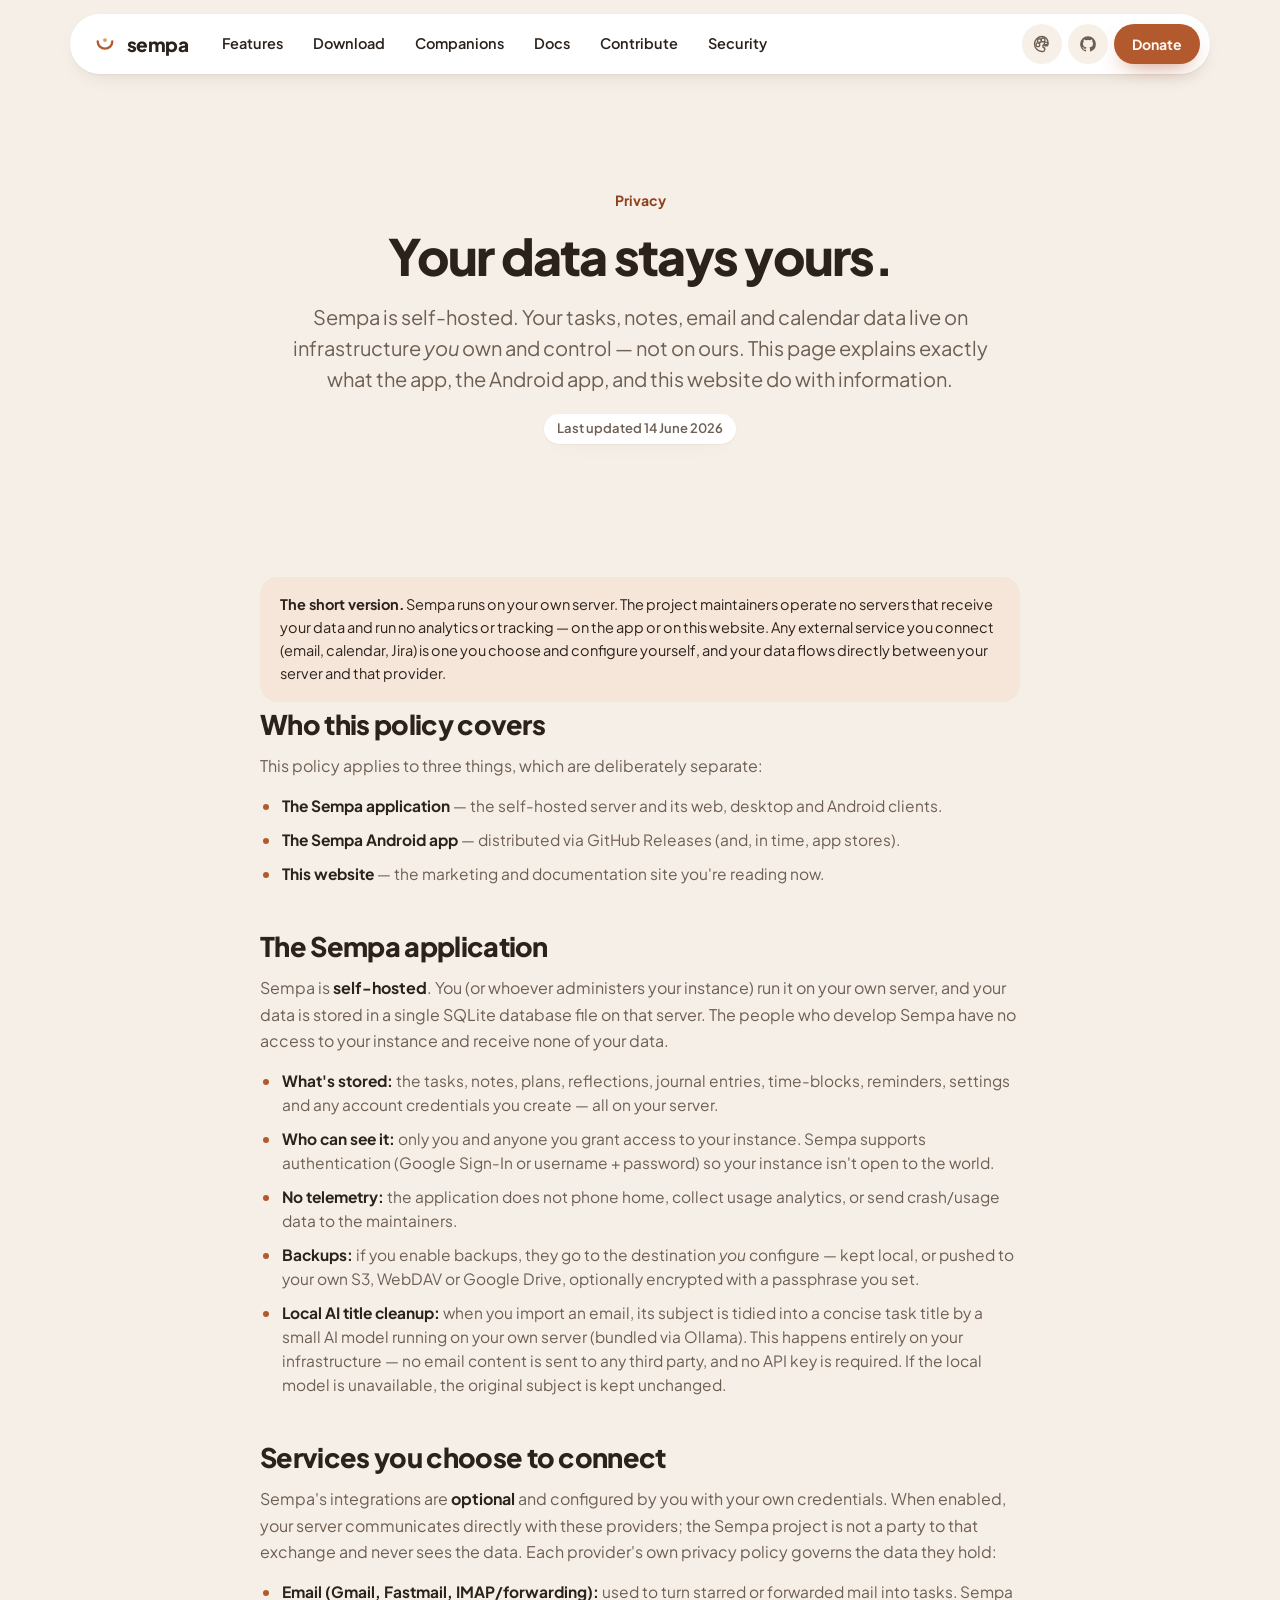
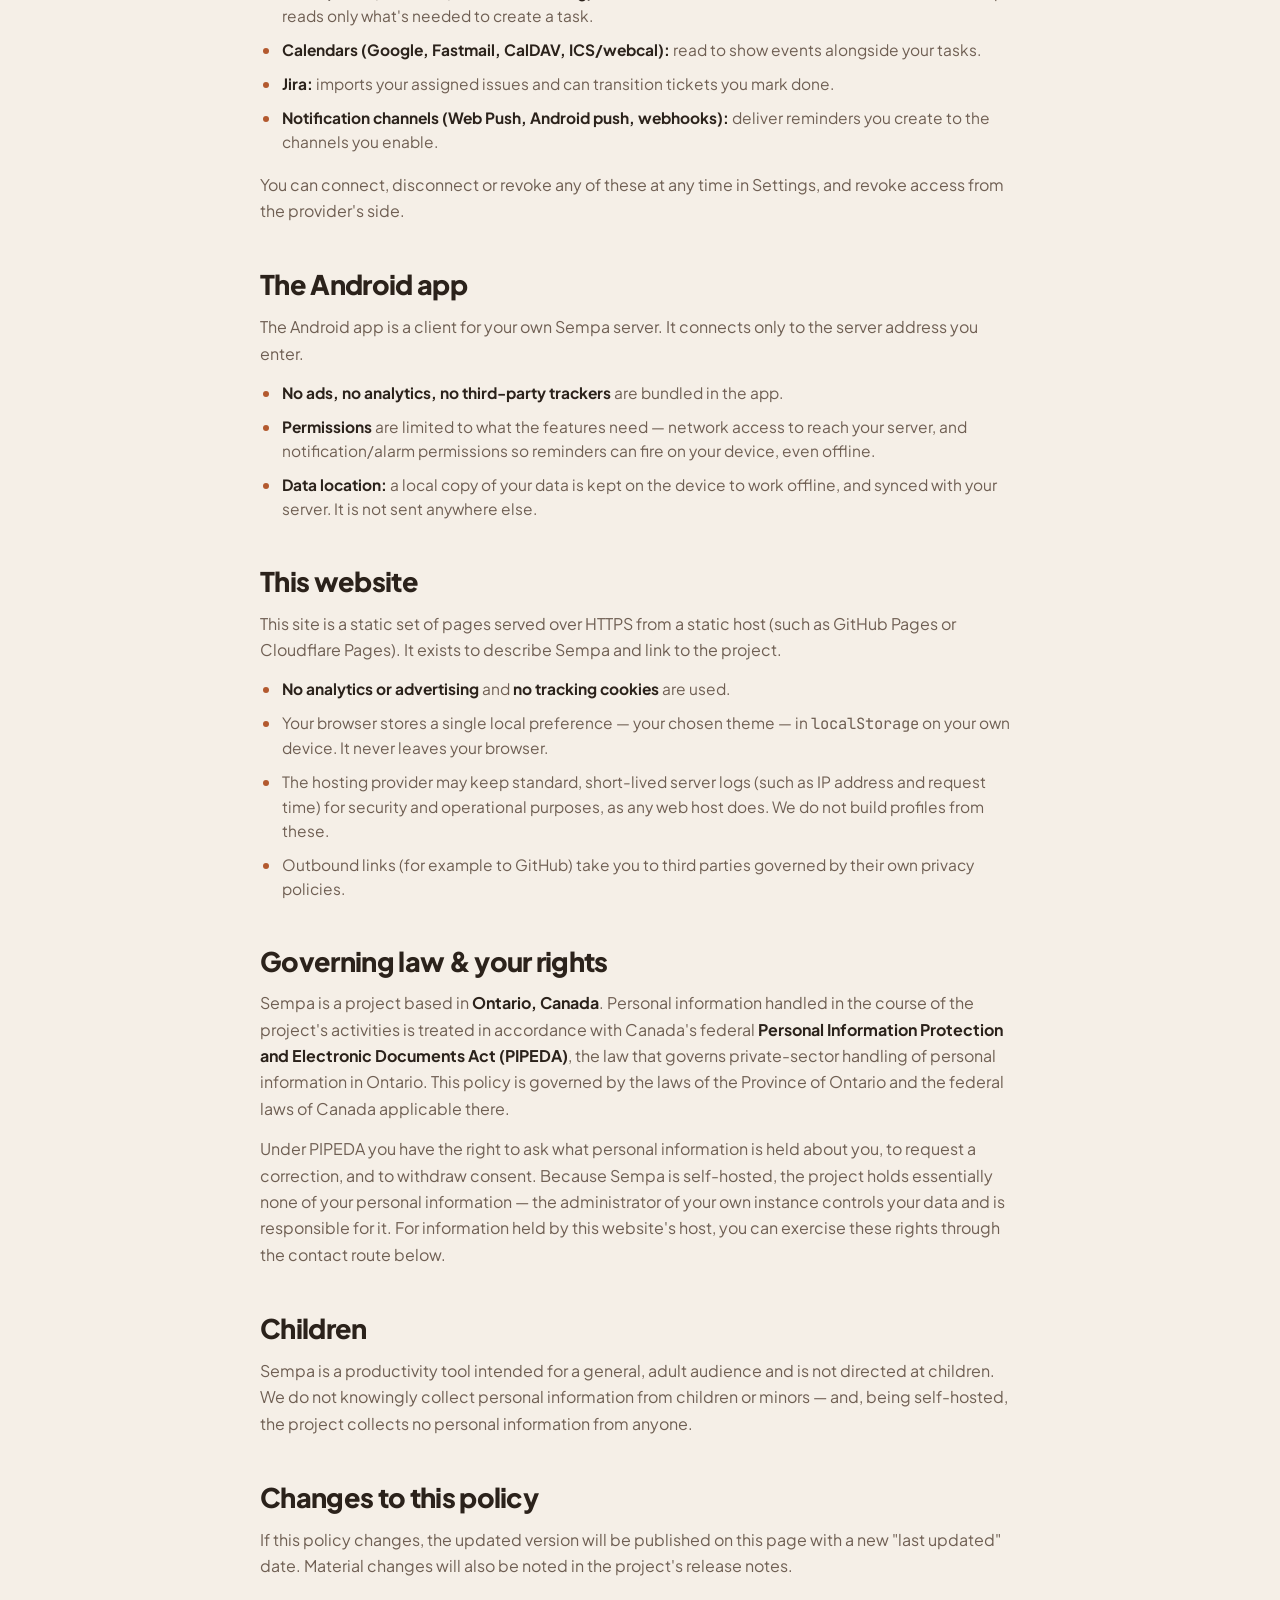
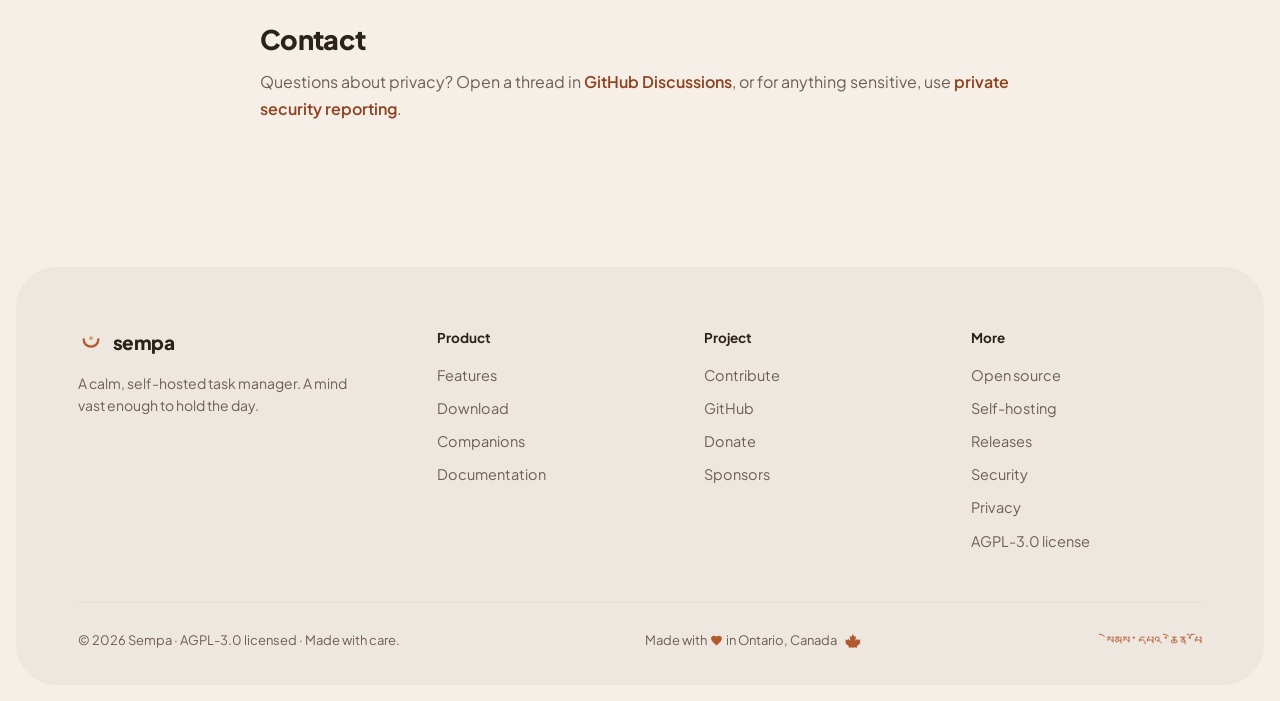
<file: privacy.html>
<!DOCTYPE html>
<html lang="en" data-theme="terracotta">
<head>
<meta charset="UTF-8"/>
<meta name="viewport" content="width=device-width, initial-scale=1.0"/>
<title>Privacy Policy — Sempa</title>
<meta name="description" content="Sempa is self-hosted: your data stays on infrastructure you own. This policy explains what the app, the Android app, and this website do — and don't — with your information."/>
<link rel="preconnect" href="https://fonts.googleapis.com"/>
<link rel="preconnect" href="https://fonts.gstatic.com" crossorigin/>
<link href="https://fonts.googleapis.com/css2?family=Plus+Jakarta+Sans:wght@400;500;600;700;800&family=JetBrains+Mono:wght@400;500;600&display=swap" rel="stylesheet"/>
<script>(function(){try{var t=localStorage.getItem('sempa-site-theme')||'terracotta';var m=localStorage.getItem('sempa-site-mode')||'light';if(t==='oled')m='dark';document.documentElement.setAttribute('data-theme',t);if(m==='dark')document.documentElement.classList.add('dark');}catch(e){}})();</script>
<link rel="icon" href="/favicon.ico?v=3" sizes="any"/>
<link rel="icon" href="/assets/favicon.svg?v=3" type="image/svg+xml"/>
<link rel="icon" type="image/png" sizes="32x32" href="/assets/favicon-32.png?v=3"/>
<link rel="icon" type="image/png" sizes="16x16" href="/assets/favicon-16.png?v=3"/>
<link rel="apple-touch-icon" href="/assets/apple-touch-icon.png?v=3"/>
<link rel="stylesheet" href="assets/site.css"/>
<script src="assets/site.js" defer></script>
<style>
  .legal{max-width:760px;margin-inline:auto}
  .legal h2{font-size:clamp(21px,2.4vw,27px);font-weight:800;letter-spacing:-.025em;margin:46px 0 14px;scroll-margin-top:96px}
  .legal h2:first-of-type{margin-top:0}
  .legal p{font-size:16px;color:var(--sempa-text-soft);line-height:1.65;margin-bottom:14px}
  .legal b{color:var(--sempa-text)}
  .legal a{color:var(--sempa-accent-ink);font-weight:600}
  .legal ul{list-style:none;display:flex;flex-direction:column;gap:10px;margin:6px 0 18px}
  .legal ul li{position:relative;padding-left:22px;color:var(--sempa-text-soft);font-size:15.5px;line-height:1.55}
  .legal ul li::before{content:"";position:absolute;left:3px;top:10px;width:6px;height:6px;border-radius:50%;background:var(--sempa-accent)}
  .legal ul li b{color:var(--sempa-text)}
  .stamp{display:inline-flex;align-items:center;height:30px;padding:0 13px;border-radius:999px;background:var(--sempa-bg-panel);box-shadow:var(--sempa-shadow-1);
    font-size:13px;font-weight:600;color:var(--sempa-text-soft)}
</style>
</head>
<body>

<header class="nav">
  <div class="nav-in">
    <a class="brand" href="index.html" aria-label="Sempa home">
      <svg viewBox="0 0 100 100" fill="none" aria-hidden="true"><path d="M22,40 a28,28 0 0 0 56,0" stroke="currentColor" stroke-width="9" stroke-linecap="round"/><circle cx="50" cy="35" r="7.5" fill="currentColor"/></svg>
      sempa
    </a>
    <nav class="nav-links" id="nav-links">
      <a href="features.html">Features</a>
      <a href="download.html">Download</a>
      <a href="companions.html">Companions</a>
      <a href="docs.html">Docs</a>
      <a href="contribute.html">Contribute</a>
      <a href="security.html">Security</a>
    </nav>
    <div class="nav-right">
      <div style="position:relative">
        <button class="icon-btn" id="theme-trigger" aria-label="Change theme" title="Theme">
          <svg viewBox="0 0 24 24" fill="none" stroke="currentColor" stroke-width="1.8" stroke-linecap="round" stroke-linejoin="round"><circle cx="13.5" cy="6.5" r="2.5"/><circle cx="17.5" cy="12" r="2.5"/><circle cx="8.5" cy="7.5" r="2.5"/><circle cx="6.5" cy="13" r="2.5"/><path d="M12 22a10 10 0 1 1 0-20 8 8 0 0 1 8 8c0 2-1.5 3-3 3h-2a2 2 0 0 0-1.5 3.3A2 2 0 0 1 12 22Z"/></svg>
        </button>
        <div class="theme-pop" id="theme-pop"></div>
      </div>
      <a class="icon-btn donate-hide" href="https://github.com/moorew/sempa" target="_blank" rel="noopener" aria-label="GitHub repository" title="GitHub">
        <svg viewBox="0 0 24 24" fill="currentColor" aria-hidden="true"><path d="M12 1.5A10.5 10.5 0 0 0 1.5 12c0 4.64 3 8.57 7.18 9.96.53.1.72-.23.72-.5v-1.76c-2.92.63-3.54-1.4-3.54-1.4-.48-1.22-1.17-1.55-1.17-1.55-.95-.65.07-.64.07-.64 1.06.07 1.61 1.09 1.61 1.09.94 1.6 2.46 1.14 3.06.87.1-.68.37-1.14.67-1.4-2.33-.27-4.78-1.16-4.78-5.18 0-1.15.41-2.08 1.08-2.82-.11-.27-.47-1.34.1-2.79 0 0 .88-.28 2.88 1.07a10 10 0 0 1 5.24 0c2-1.35 2.88-1.07 2.88-1.07.57 1.45.21 2.52.1 2.79.67.74 1.08 1.67 1.08 2.82 0 4.03-2.46 4.91-4.8 5.17.38.33.71.97.71 1.96v2.9c0 .28.19.61.73.5A10.5 10.5 0 0 0 22.5 12 10.5 10.5 0 0 0 12 1.5Z"/></svg>
      </a>
      <a class="btn btn-primary btn-sm donate-hide" href="donate.html">Donate</a>
      <button class="icon-btn nav-toggle" id="nav-toggle" aria-label="Menu">
        <svg viewBox="0 0 24 24" fill="none" stroke="currentColor" stroke-width="1.8" stroke-linecap="round"><path d="M3 6h18M3 12h18M3 18h18"/></svg>
      </button>
    </div>
  </div>
</header>

<section style="padding-bottom:0">
  <div class="wrap narrow center">
    <p class="eyebrow reveal">Privacy</p>
    <h1 class="h1 reveal" style="margin-top:16px">Your data stays yours.</h1>
    <p class="lede reveal" style="margin:18px auto 0">Sempa is self-hosted. Your tasks, notes, email and calendar data live on infrastructure <i>you</i> own and control — not on ours. This page explains exactly what the app, the Android app, and this website do with information.</p>
    <p class="stamp reveal" style="margin-top:20px">Last updated 14 June 2026</p>
  </div>
</section>

<section>
  <div class="wrap">
    <div class="legal">

      <div class="callout reveal" style="margin-bottom:8px"><b>The short version.</b> Sempa runs on your own server. The project maintainers operate no servers that receive your data and run no analytics or tracking — on the app or on this website. Any external service you connect (email, calendar, Jira) is one you choose and configure yourself, and your data flows directly between your server and that provider.</div>

      <h2 class="reveal">Who this policy covers</h2>
      <p class="reveal">This policy applies to three things, which are deliberately separate:</p>
      <ul class="reveal">
        <li><b>The Sempa application</b> — the self-hosted server and its web, desktop and Android clients.</li>
        <li><b>The Sempa Android app</b> — distributed via GitHub Releases (and, in time, app stores).</li>
        <li><b>This website</b> — the marketing and documentation site you're reading now.</li>
      </ul>

      <h2 class="reveal">The Sempa application</h2>
      <p class="reveal">Sempa is <b>self-hosted</b>. You (or whoever administers your instance) run it on your own server, and your data is stored in a single SQLite database file on that server. The people who develop Sempa have no access to your instance and receive none of your data.</p>
      <ul class="reveal">
        <li><b>What's stored:</b> the tasks, notes, plans, reflections, journal entries, time-blocks, reminders, settings and any account credentials you create — all on your server.</li>
        <li><b>Who can see it:</b> only you and anyone you grant access to your instance. Sempa supports authentication (Google Sign-In or username + password) so your instance isn't open to the world.</li>
        <li><b>No telemetry:</b> the application does not phone home, collect usage analytics, or send crash/usage data to the maintainers.</li>
        <li><b>Backups:</b> if you enable backups, they go to the destination <i>you</i> configure — kept local, or pushed to your own S3, WebDAV or Google Drive, optionally encrypted with a passphrase you set.</li>
        <li><b>Local AI title cleanup:</b> when you import an email, its subject is tidied into a concise task title by a small AI model running on your own server (bundled via Ollama). This happens entirely on your infrastructure — no email content is sent to any third party, and no API key is required. If the local model is unavailable, the original subject is kept unchanged.</li>
      </ul>

      <h2 class="reveal">Services you choose to connect</h2>
      <p class="reveal">Sempa's integrations are <b>optional</b> and configured by you with your own credentials. When enabled, your server communicates directly with these providers; the Sempa project is not a party to that exchange and never sees the data. Each provider's own privacy policy governs the data they hold:</p>
      <ul class="reveal">
        <li><b>Email (Gmail, Fastmail, IMAP/forwarding):</b> used to turn starred or forwarded mail into tasks. Sempa reads only what's needed to create a task.</li>
        <li><b>Calendars (Google, Fastmail, CalDAV, ICS/webcal):</b> read to show events alongside your tasks.</li>
        <li><b>Jira:</b> imports your assigned issues and can transition tickets you mark done.</li>
        <li><b>Notification channels (Web Push, Android push, webhooks):</b> deliver reminders you create to the channels you enable.</li>
      </ul>
      <p class="reveal">You can connect, disconnect or revoke any of these at any time in Settings, and revoke access from the provider's side.</p>

      <h2 class="reveal">The Android app</h2>
      <p class="reveal">The Android app is a client for your own Sempa server. It connects only to the server address you enter.</p>
      <ul class="reveal">
        <li><b>No ads, no analytics, no third-party trackers</b> are bundled in the app.</li>
        <li><b>Permissions</b> are limited to what the features need — network access to reach your server, and notification/alarm permissions so reminders can fire on your device, even offline.</li>
        <li><b>Data location:</b> a local copy of your data is kept on the device to work offline, and synced with your server. It is not sent anywhere else.</li>
      </ul>

      <h2 class="reveal">This website</h2>
      <p class="reveal">This site is a static set of pages served over HTTPS from a static host (such as GitHub Pages or Cloudflare Pages). It exists to describe Sempa and link to the project.</p>
      <ul class="reveal">
        <li><b>No analytics or advertising</b> and <b>no tracking cookies</b> are used.</li>
        <li>Your browser stores a single local preference — your chosen theme — in <span class="mono">localStorage</span> on your own device. It never leaves your browser.</li>
        <li>The hosting provider may keep standard, short-lived server logs (such as IP address and request time) for security and operational purposes, as any web host does. We do not build profiles from these.</li>
        <li>Outbound links (for example to GitHub) take you to third parties governed by their own privacy policies.</li>
      </ul>

      <h2 class="reveal">Governing law &amp; your rights</h2>
      <p class="reveal">Sempa is a project based in <b>Ontario, Canada</b>. Personal information handled in the course of the project's activities is treated in accordance with Canada's federal <b>Personal Information Protection and Electronic Documents Act (PIPEDA)</b>, the law that governs private-sector handling of personal information in Ontario. This policy is governed by the laws of the Province of Ontario and the federal laws of Canada applicable there.</p>
      <p class="reveal">Under PIPEDA you have the right to ask what personal information is held about you, to request a correction, and to withdraw consent. Because Sempa is self-hosted, the project holds essentially none of your personal information — the administrator of your own instance controls your data and is responsible for it. For information held by this website's host, you can exercise these rights through the contact route below.</p>

      <h2 class="reveal">Children</h2>
      <p class="reveal">Sempa is a productivity tool intended for a general, adult audience and is not directed at children. We do not knowingly collect personal information from children or minors — and, being self-hosted, the project collects no personal information from anyone.</p>

      <h2 class="reveal">Changes to this policy</h2>
      <p class="reveal">If this policy changes, the updated version will be published on this page with a new "last updated" date. Material changes will also be noted in the project's release notes.</p>

      <h2 class="reveal">Contact</h2>
      <p class="reveal">Questions about privacy? Open a thread in <a href="https://github.com/moorew/sempa/discussions" target="_blank" rel="noopener">GitHub Discussions</a>, or for anything sensitive, use <a href="https://github.com/moorew/sempa/security/advisories/new" target="_blank" rel="noopener">private security reporting</a>.</p>

    </div>
  </div>
</section>

<footer class="footer">
  <div class="wrap">
    <div class="footer-grid">
      <div>
        <a class="brand" href="index.html"><svg viewBox="0 0 100 100" fill="none"><path d="M22,40 a28,28 0 0 0 56,0" stroke="currentColor" stroke-width="9" stroke-linecap="round"/><circle cx="50" cy="35" r="7.5" fill="currentColor"/></svg>sempa</a>
        <p class="tagline">A calm, self-hosted task manager. A mind vast enough to hold the day.</p>
      </div>
      <div class="fcol"><div class="fh">Product</div><a href="features.html">Features</a><a href="download.html">Download</a><a href="companions.html">Companions</a><a href="docs.html">Documentation</a></div>
      <div class="fcol"><div class="fh">Project</div><a href="contribute.html">Contribute</a><a href="https://github.com/moorew/sempa" target="_blank" rel="noopener">GitHub</a><a href="donate.html">Donate</a><a href="sponsors.html">Sponsors</a></div>
      <div class="fcol"><div class="fh">More</div><a href="open-source.html">Open source</a><a href="docs.html#self-hosting">Self-hosting</a><a href="https://github.com/moorew/sempa/releases" target="_blank" rel="noopener">Releases</a><a href="security.html">Security</a><a href="privacy.html">Privacy</a><a href="https://github.com/moorew/sempa/blob/main/LICENSE" target="_blank" rel="noopener">AGPL-3.0 license</a></div>
    </div>
    <div class="footer-base">
      <span>© <span class="yr">2026</span> Sempa · AGPL-3.0 licensed · Made with care.</span>
      <span class="made-ca"><span class="mc-txt">Made with <svg class="heart" viewBox="0 0 24 24" aria-hidden="true"><path d="M12 21.35l-1.45-1.32C5.4 15.36 2 12.28 2 8.5 2 5.42 4.42 3 7.5 3c1.74 0 3.41.81 4.5 2.09C13.09 3.81 14.76 3 16.5 3 19.58 3 22 5.42 22 8.5c0 3.78-3.4 6.86-8.55 11.54L12 21.35z"></path></svg> in Ontario, Canada</span><svg class="maple" viewBox="0 0 630.80101 562" aria-hidden="true"><g transform="translate(-225.97627,-261.21204)"><path d="m 541.37727,261.21204 -54.548,99.275 c -5.274,9.495 -16.917,13.434 -26.909,9.09 l -46.183,-19.637 25.577,163.639 c 1.366,8.938 -9.362,14.39 -15.879,8.123 l -72.244,-70.184 -11.031,32.364 c -4.097,11.916 -16.744,18.799 -28.971,15.759 l -72.121,-18.061 20.606,100.122 c 2.358,11.482 -3.747,23.048 -14.546,27.517 l -19.152,7.757 141.215,124.851 c 10.179,9.061 14.617,22.841 11.637,36.121 l -8.242,37.214 133.699,-17.577 c 13.343,-1.738 25.159,8.84 24.848,22.183 l -3.392,155.155 15.636,0 15.635,0 -3.392,-155.155 c -0.248,-13.405 11.568,-23.983 24.848,-22.183 l 133.578,17.577 -8.242,-37.214 c -2.855,-13.218 1.7,-27.06 11.878,-36.121 l 141.095,-124.851 -37.698,-15.516 24.607,-120.002 -93.701,23.516 -18.302,-53.456 -72.243,70.184 c -6.456,6.329 -17.244,0.815 -15.88,-8.123 l 25.575,-163.639 -46.181,19.637 c -10.054,4.282 -21.697,0.405 -26.91,-9.09 l -54.667,-99.275 z"></path></g></svg></span>
      <span class="tib-mini" lang="bo" title="Sempa Chenpo — a mind vast enough to hold the day">སེམས་དཔའ་ཆེན་པོ</span>
    </div>
  </div>
</footer>
<script>document.querySelectorAll('.yr').forEach(function(e){e.textContent=new Date().getFullYear();});</script>
</body>
</html>
</file>
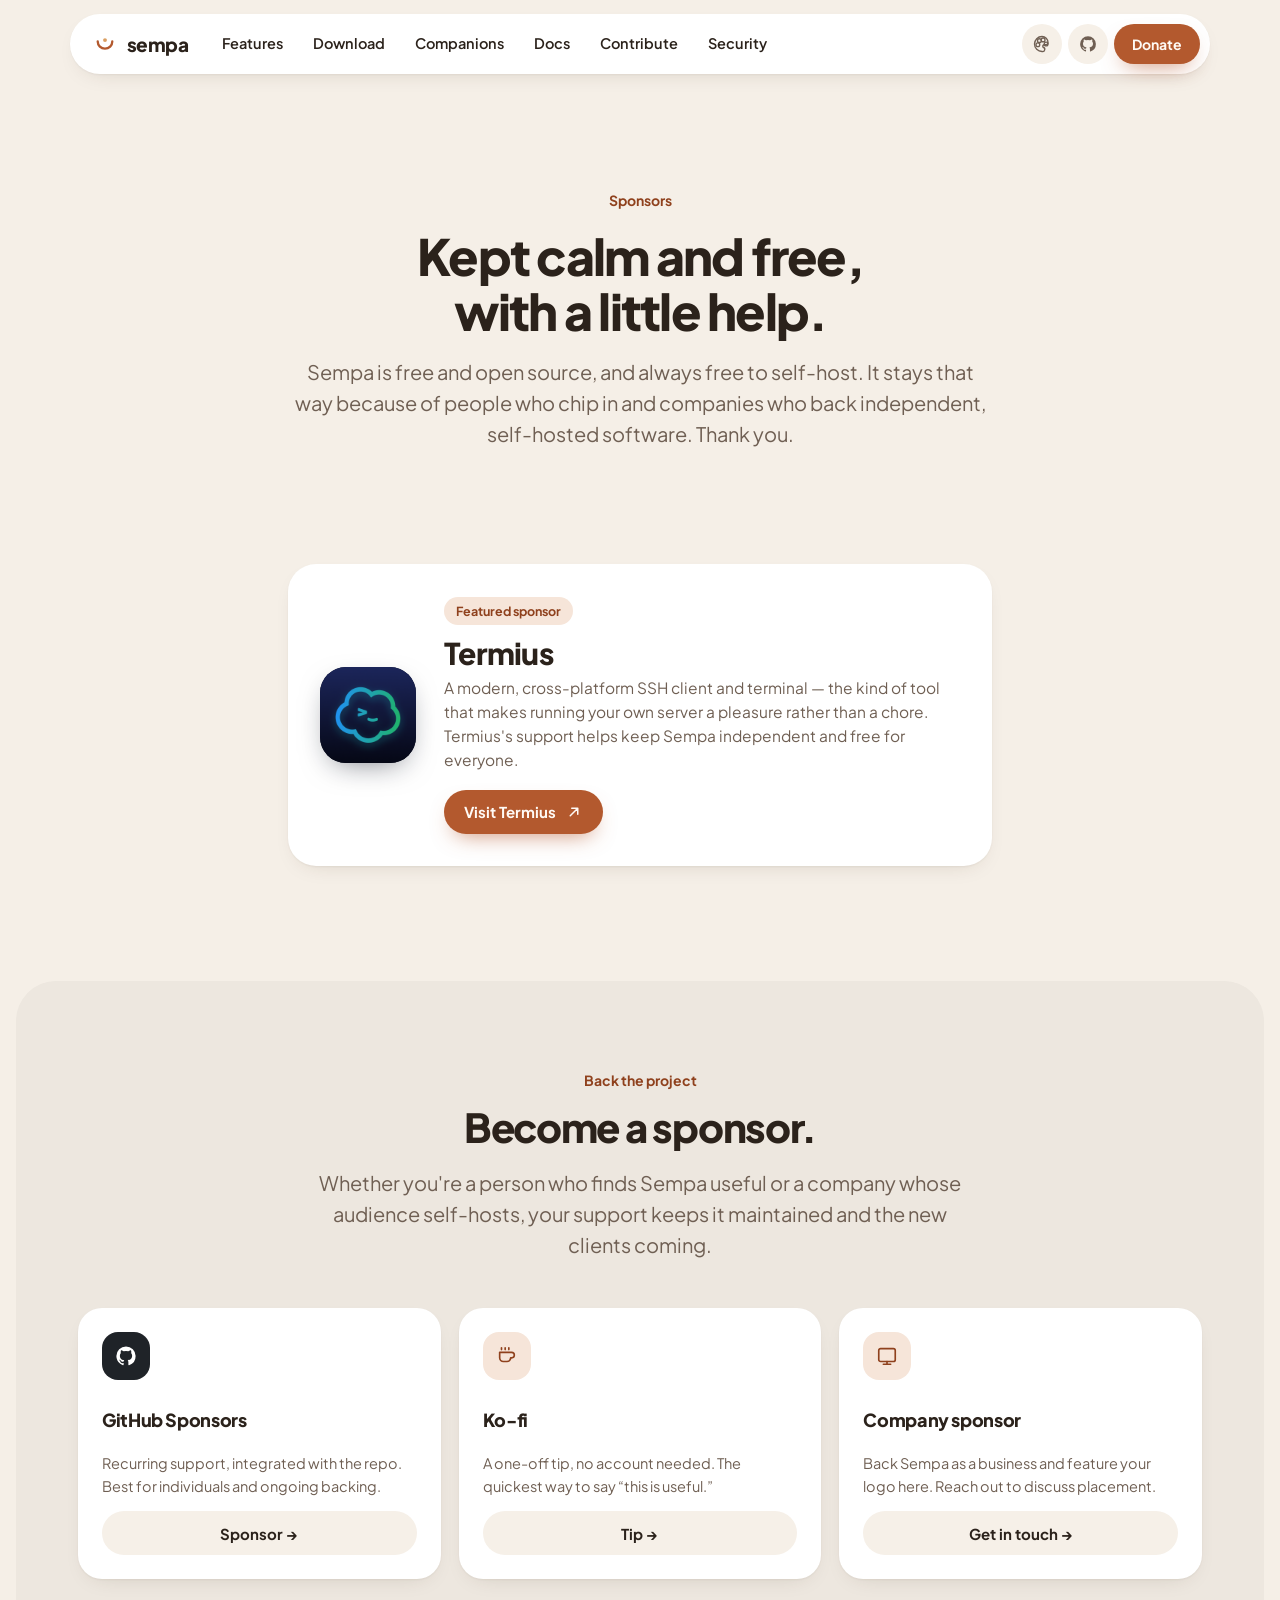
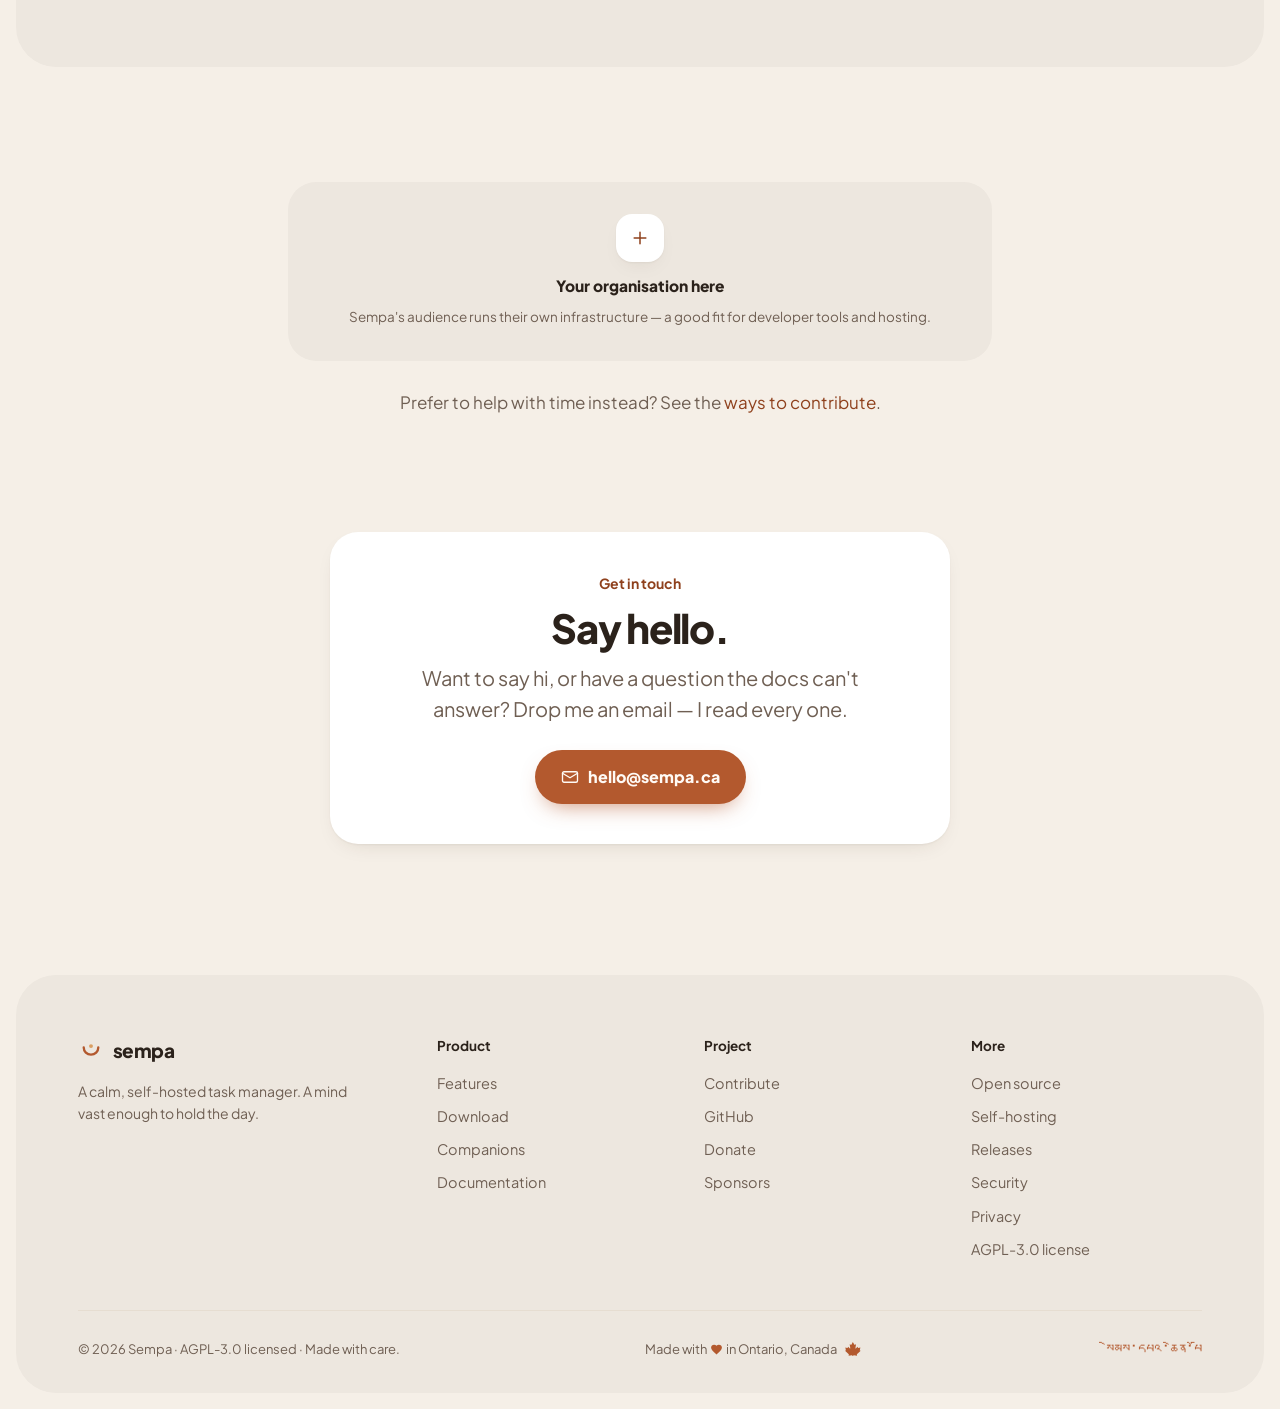
<file: sponsors.html>
<!DOCTYPE html>
<html lang="en" data-theme="terracotta">
<head>
<meta charset="UTF-8"/>
<meta name="viewport" content="width=device-width, initial-scale=1.0"/>
<title>Sponsors — Sempa</title>
<meta name="description" content="Sempa is free and open source, kept alive with the help of its sponsors. Thank you to the people and companies who support the project."/>
<link rel="preconnect" href="https://fonts.googleapis.com"/>
<link rel="preconnect" href="https://fonts.gstatic.com" crossorigin/>
<link href="https://fonts.googleapis.com/css2?family=Plus+Jakarta+Sans:wght@400;500;600;700;800&family=JetBrains+Mono:wght@400;500;600&display=swap" rel="stylesheet"/>
<script>(function(){try{var t=localStorage.getItem('sempa-site-theme')||'terracotta';var m=localStorage.getItem('sempa-site-mode')||'light';if(t==='oled')m='dark';document.documentElement.setAttribute('data-theme',t);if(m==='dark')document.documentElement.classList.add('dark');}catch(e){}})();</script>
<link rel="icon" href="/favicon.ico?v=3" sizes="any"/>
<link rel="icon" href="/assets/favicon.svg?v=3" type="image/svg+xml"/>
<link rel="icon" type="image/png" sizes="32x32" href="/assets/favicon-32.png?v=3"/>
<link rel="icon" type="image/png" sizes="16x16" href="/assets/favicon-16.png?v=3"/>
<link rel="apple-touch-icon" href="/assets/apple-touch-icon.png?v=3"/>
<link rel="stylesheet" href="assets/site.css"/>
<script src="assets/site.js" defer></script>
<style>
  .feat{display:flex;gap:28px;align-items:center;padding:32px;border-radius:var(--r-xl);
    background:var(--card-bg);box-shadow:var(--sempa-shadow-1);flex-wrap:wrap}
  .feat .logo-tile{width:96px;height:96px;border-radius:26px;background:#0b1020;color:#e7ecf5;display:flex;align-items:center;
    justify-content:center;flex-shrink:0;box-shadow:0 10px 30px -12px rgba(11,16,32,.6)}
  .feat .logo-tile .mono{font-size:30px;font-weight:600;letter-spacing:-.02em}
  .feat .ft-body{flex:1;min-width:240px}
  .feat .tier{display:inline-flex;align-items:center;height:28px;padding:0 12px;border-radius:999px;background:var(--sempa-accent-bg);
    font-size:12.5px;font-weight:700;color:var(--sempa-accent-ink);margin-bottom:12px}
  .feat h2{font-size:30px;font-weight:800;margin-bottom:6px}
  .feat p{font-size:15.5px;color:var(--sempa-text-soft);line-height:1.55;margin-bottom:18px;max-width:560px}
  .slot{border-radius:var(--r-xl);padding:32px 20px;text-align:center;color:var(--sempa-text-soft);background:var(--band-bg)}
  .slot .si{width:48px;height:48px;border-radius:16px;background:var(--sempa-bg-panel);box-shadow:var(--sempa-shadow-1);color:var(--sempa-accent-ink);display:flex;align-items:center;justify-content:center;margin:0 auto 12px}
  .slot .si svg{width:20px;height:20px}
  .slot b{display:block;color:var(--sempa-text);font-size:15.5px;font-weight:800;margin-bottom:3px}
  .slot span{font-size:13.5px}
</style>
</head>
<body>

<header class="nav">
  <div class="nav-in">
    <a class="brand" href="index.html" aria-label="Sempa home">
      <svg viewBox="0 0 100 100" fill="none" aria-hidden="true"><path d="M22,40 a28,28 0 0 0 56,0" stroke="currentColor" stroke-width="9" stroke-linecap="round"/><circle cx="50" cy="35" r="7.5" fill="currentColor"/></svg>
      sempa
    </a>
    <nav class="nav-links" id="nav-links">
      <a href="features.html">Features</a>
      <a href="download.html">Download</a>
      <a href="companions.html">Companions</a>
      <a href="docs.html">Docs</a>
      <a href="contribute.html">Contribute</a>
      <a href="security.html">Security</a>
    </nav>
    <div class="nav-right">
      <div style="position:relative">
        <button class="icon-btn" id="theme-trigger" aria-label="Change theme" title="Theme">
          <svg viewBox="0 0 24 24" fill="none" stroke="currentColor" stroke-width="1.8" stroke-linecap="round" stroke-linejoin="round"><circle cx="13.5" cy="6.5" r="2.5"/><circle cx="17.5" cy="12" r="2.5"/><circle cx="8.5" cy="7.5" r="2.5"/><circle cx="6.5" cy="13" r="2.5"/><path d="M12 22a10 10 0 1 1 0-20 8 8 0 0 1 8 8c0 2-1.5 3-3 3h-2a2 2 0 0 0-1.5 3.3A2 2 0 0 1 12 22Z"/></svg>
        </button>
        <div class="theme-pop" id="theme-pop"></div>
      </div>
      <a class="icon-btn donate-hide" href="https://github.com/moorew/sempa" target="_blank" rel="noopener" aria-label="GitHub repository" title="GitHub">
        <svg viewBox="0 0 24 24" fill="currentColor" aria-hidden="true"><path d="M12 1.5A10.5 10.5 0 0 0 1.5 12c0 4.64 3 8.57 7.18 9.96.53.1.72-.23.72-.5v-1.76c-2.92.63-3.54-1.4-3.54-1.4-.48-1.22-1.17-1.55-1.17-1.55-.95-.65.07-.64.07-.64 1.06.07 1.61 1.09 1.61 1.09.94 1.6 2.46 1.14 3.06.87.1-.68.37-1.14.67-1.4-2.33-.27-4.78-1.16-4.78-5.18 0-1.15.41-2.08 1.08-2.82-.11-.27-.47-1.34.1-2.79 0 0 .88-.28 2.88 1.07a10 10 0 0 1 5.24 0c2-1.35 2.88-1.07 2.88-1.07.57 1.45.21 2.52.1 2.79.67.74 1.08 1.67 1.08 2.82 0 4.03-2.46 4.91-4.8 5.17.38.33.71.97.71 1.96v2.9c0 .28.19.61.73.5A10.5 10.5 0 0 0 22.5 12 10.5 10.5 0 0 0 12 1.5Z"/></svg>
      </a>
      <a class="btn btn-primary btn-sm donate-hide" href="donate.html">Donate</a>
      <button class="icon-btn nav-toggle" id="nav-toggle" aria-label="Menu">
        <svg viewBox="0 0 24 24" fill="none" stroke="currentColor" stroke-width="1.8" stroke-linecap="round"><path d="M3 6h18M3 12h18M3 18h18"/></svg>
      </button>
    </div>
  </div>
</header>

<section style="padding-bottom:0">
  <div class="wrap narrow center">
    <p class="eyebrow reveal">Sponsors</p>
    <h1 class="h1 reveal" style="margin-top:16px">Kept calm and free,<br/>with a little help.</h1>
    <p class="lede reveal" style="margin:18px auto 0">Sempa is free and open source, and always free to self-host. It stays that way because of people who chip in and companies who back independent, self-hosted software. Thank you.</p>
  </div>
</section>

<!-- ══ FEATURED SPONSOR ══ -->
<section>
  <div class="wrap narrow">
    <div class="feat reveal">
      <img class="logo-tile" src="assets/img/termius-icon.png" alt="Termius" width="96" height="96"/>
      <div class="ft-body">
        <div class="tier">Featured sponsor</div>
        <h2>Termius</h2>
        <p>A modern, cross-platform SSH client and terminal — the kind of tool that makes running your own server a pleasure rather than a chore. Termius's support helps keep Sempa independent and free for everyone.</p>
        <a class="btn btn-primary" href="https://termius.com" target="_blank" rel="noopener">
          Visit Termius
          <svg viewBox="0 0 24 24" fill="none" stroke="currentColor" stroke-width="2" stroke-linecap="round" stroke-linejoin="round"><path d="M7 17 17 7M9 7h8v8"/></svg>
        </a>
      </div>
    </div>
  </div>
</section>

<!-- ══ BECOME A SPONSOR ══ -->
<section class="band">
  <div class="wrap">
    <div class="sec-head center reveal">
      <span class="eyebrow">Back the project</span>
      <h2 class="h2">Become a sponsor.</h2>
      <p class="lede">Whether you're a person who finds Sempa useful or a company whose audience self-hosts, your support keeps it maintained and the new clients coming.</p>
    </div>
    <div class="grid g-3 reveal">
      <div class="card" style="display:flex;flex-direction:column;gap:14px">
        <div class="ic" style="background:#1f2328;color:#fff"><svg viewBox="0 0 24 24" fill="currentColor"><path d="M12 1.5A10.5 10.5 0 0 0 1.5 12c0 4.64 3 8.57 7.18 9.96.53.1.72-.23.72-.5v-1.76c-2.92.63-3.54-1.4-3.54-1.4-.48-1.22-1.17-1.55-1.17-1.55-.95-.65.07-.64.07-.64 1.06.07 1.61 1.09 1.61 1.09.94 1.6 2.46 1.14 3.06.87.1-.68.37-1.14.67-1.4-2.33-.27-4.78-1.16-4.78-5.18 0-1.15.41-2.08 1.08-2.82-.11-.27-.47-1.34.1-2.79 0 0 .88-.28 2.88 1.07a10 10 0 0 1 5.24 0c2-1.35 2.88-1.07 2.88-1.07.57 1.45.21 2.52.1 2.79.67.74 1.08 1.67 1.08 2.82 0 4.03-2.46 4.91-4.8 5.17.38.33.71.97.71 1.96v2.9c0 .28.19.61.73.5A10.5 10.5 0 0 0 22.5 12 10.5 10.5 0 0 0 12 1.5Z"/></svg></div>
        <h3>GitHub Sponsors</h3>
        <p>Recurring support, integrated with the repo. Best for individuals and ongoing backing.</p>
        <a class="btn btn-ghost" style="margin-top:auto" href="https://github.com/sponsors/moorew" target="_blank" rel="noopener">Sponsor →</a>
      </div>
      <div class="card" style="display:flex;flex-direction:column;gap:14px">
        <div class="ic"><svg viewBox="0 0 24 24" fill="none" stroke="currentColor" stroke-width="1.8" stroke-linecap="round" stroke-linejoin="round"><path d="M4 8h13a3 3 0 0 1 0 6h-1M4 8v6a4 4 0 0 0 4 4h4a4 4 0 0 0 4-4M6 3v2M10 3v2M14 3v2"/></svg></div>
        <h3>Ko-fi</h3>
        <p>A one-off tip, no account needed. The quickest way to say “this is useful.”</p>
        <a class="btn btn-ghost" style="margin-top:auto" href="https://ko-fi.com/clevercode" target="_blank" rel="noopener">Tip →</a>
      </div>
      <div class="card" style="display:flex;flex-direction:column;gap:14px">
        <div class="ic"><svg viewBox="0 0 24 24" fill="none" stroke="currentColor" stroke-width="1.8" stroke-linecap="round" stroke-linejoin="round"><rect x="3" y="4" width="18" height="14" rx="2"/><path d="M8 21h8M12 18v3"/></svg></div>
        <h3>Company sponsor</h3>
        <p>Back Sempa as a business and feature your logo here. Reach out to discuss placement.</p>
        <a class="btn btn-ghost" style="margin-top:auto" href="https://github.com/moorew/sempa/discussions" target="_blank" rel="noopener">Get in touch →</a>
      </div>
    </div>
  </div>
</section>

<!-- ══ ROOM FOR MORE ══ -->
<section>
  <div class="wrap narrow center">
    <div class="slot reveal">
      <div class="si"><svg viewBox="0 0 24 24" fill="none" stroke="currentColor" stroke-width="1.8" stroke-linecap="round" stroke-linejoin="round"><path d="M12 5v14M5 12h14"/></svg></div>
      <b>Your organisation here</b>
      <span>Sempa's audience runs their own infrastructure — a good fit for developer tools and hosting.</span>
    </div>
    <p class="muted reveal" style="margin-top:28px">Prefer to help with time instead? See the <a href="contribute.html" style="color:var(--sempa-accent-ink)">ways to contribute</a>.</p>
  </div>
</section>

<!-- ══ GET IN TOUCH ══ -->
<section style="padding-top:0">
  <div class="wrap narrow center">
    <div class="contact-card reveal">
      <span class="eyebrow" style="display:block;margin-bottom:12px">Get in touch</span>
      <h2 class="h2" style="margin-bottom:12px">Say hello.</h2>
      <p class="lede" style="margin:0 auto 26px;max-width:470px">Want to say hi, or have a question the docs can't answer? Drop me an email — I read every one.</p>
      <a class="btn btn-primary btn-lg" href="mailto:hello@sempa.ca">
        <svg viewBox="0 0 24 24" fill="none" stroke="currentColor" stroke-width="1.8" stroke-linecap="round" stroke-linejoin="round"><rect x="2" y="5" width="20" height="14" rx="2"/><path d="m22 7-10 6L2 7"/></svg>
        hello@sempa.ca
      </a>
    </div>
  </div>
</section>

<footer class="footer">
  <div class="wrap">
    <div class="footer-grid">
      <div>
        <a class="brand" href="index.html"><svg viewBox="0 0 100 100" fill="none"><path d="M22,40 a28,28 0 0 0 56,0" stroke="currentColor" stroke-width="9" stroke-linecap="round"/><circle cx="50" cy="35" r="7.5" fill="currentColor"/></svg>sempa</a>
        <p class="tagline">A calm, self-hosted task manager. A mind vast enough to hold the day.</p>
      </div>
      <div class="fcol"><div class="fh">Product</div><a href="features.html">Features</a><a href="download.html">Download</a><a href="companions.html">Companions</a><a href="docs.html">Documentation</a></div>
      <div class="fcol"><div class="fh">Project</div><a href="contribute.html">Contribute</a><a href="https://github.com/moorew/sempa" target="_blank" rel="noopener">GitHub</a><a href="donate.html">Donate</a><a href="sponsors.html">Sponsors</a></div>
      <div class="fcol"><div class="fh">More</div><a href="open-source.html">Open source</a><a href="docs.html#self-hosting">Self-hosting</a><a href="https://github.com/moorew/sempa/releases" target="_blank" rel="noopener">Releases</a><a href="security.html">Security</a><a href="privacy.html">Privacy</a><a href="https://github.com/moorew/sempa/blob/main/LICENSE" target="_blank" rel="noopener">AGPL-3.0 license</a></div>
    </div>
    <div class="footer-base">
      <span>© <span class="yr">2026</span> Sempa · AGPL-3.0 licensed · Made with care.</span>
      <span class="made-ca"><span class="mc-txt">Made with <svg class="heart" viewBox="0 0 24 24" aria-hidden="true"><path d="M12 21.35l-1.45-1.32C5.4 15.36 2 12.28 2 8.5 2 5.42 4.42 3 7.5 3c1.74 0 3.41.81 4.5 2.09C13.09 3.81 14.76 3 16.5 3 19.58 3 22 5.42 22 8.5c0 3.78-3.4 6.86-8.55 11.54L12 21.35z"></path></svg> in Ontario, Canada</span><svg class="maple" viewBox="0 0 630.80101 562" aria-hidden="true"><g transform="translate(-225.97627,-261.21204)"><path d="m 541.37727,261.21204 -54.548,99.275 c -5.274,9.495 -16.917,13.434 -26.909,9.09 l -46.183,-19.637 25.577,163.639 c 1.366,8.938 -9.362,14.39 -15.879,8.123 l -72.244,-70.184 -11.031,32.364 c -4.097,11.916 -16.744,18.799 -28.971,15.759 l -72.121,-18.061 20.606,100.122 c 2.358,11.482 -3.747,23.048 -14.546,27.517 l -19.152,7.757 141.215,124.851 c 10.179,9.061 14.617,22.841 11.637,36.121 l -8.242,37.214 133.699,-17.577 c 13.343,-1.738 25.159,8.84 24.848,22.183 l -3.392,155.155 15.636,0 15.635,0 -3.392,-155.155 c -0.248,-13.405 11.568,-23.983 24.848,-22.183 l 133.578,17.577 -8.242,-37.214 c -2.855,-13.218 1.7,-27.06 11.878,-36.121 l 141.095,-124.851 -37.698,-15.516 24.607,-120.002 -93.701,23.516 -18.302,-53.456 -72.243,70.184 c -6.456,6.329 -17.244,0.815 -15.88,-8.123 l 25.575,-163.639 -46.181,19.637 c -10.054,4.282 -21.697,0.405 -26.91,-9.09 l -54.667,-99.275 z"></path></g></svg></span>
      <span class="tib-mini" lang="bo" title="Sempa Chenpo — a mind vast enough to hold the day">སེམས་དཔའ་ཆེན་པོ</span>
    </div>
  </div>
</footer>
<script>document.querySelectorAll('.yr').forEach(function(e){e.textContent=new Date().getFullYear();});</script>
</body>
</html>
</file>
<file: assets/site.css>
/* ════════════════════════════════════════════════════════════════════════
   SEMPA · website: shared styles  (1.27 refresh)
   Built on the app's own --sempa-* token layer (themes.css) so the entire
   site re-skins with the theme switcher.

   1.27 language, same as the app: "cards on paper". Raised surfaces carry
   soft elevation instead of hairline borders, every control is a pill,
   colour arrives in soft blocks rather than thin lines, and labels are
   sentence case. Only tokens are used for colour, so all six themes work.
   ════════════════════════════════════════════════════════════════════════ */
@import url('themes.css');

:root{
  --maxw:1180px;
  --ease:cubic-bezier(.22,.61,.36,1);
  /* Shape scale (mirrors the app's 1.27 radius roles) */
  --r-sm:10px; --r-md:18px; --r-lg:24px; --r-xl:28px; --r-block:40px;
  /* Legacy aliases kept for page-level CSS; they resolve to the theme's elevation */
  --shadow-card:var(--sempa-shadow-1);
  --shadow-float:var(--sempa-shadow-2);
  /* Soft blocks, derived from the active theme so every palette works.
     band  = a section block a shade off the canvas (darker in light themes,
             lifted in dark, and always below the raised cards that sit on it)
     stage = a warm accent-tinted block that holds live UI pieces */
  --band-bg:color-mix(in srgb, var(--sempa-text) 4%, var(--sempa-bg-main));
  --stage-bg:color-mix(in srgb, var(--sempa-accent) 8%, var(--sempa-bg-main));
  --hero-stage-bg:color-mix(in srgb, var(--sempa-accent) 16%, var(--sempa-bg-main));
  /* Tint hues for soft colour blocks (hero badges, icon tiles, mock tags and
     calendar blocks). Like the app's tag colours these are data colours: .tint
     mixes them into the active theme, so they hold AA contrast in every palette. */
  --hue-clay:#d27a4c; --hue-sage:#5f9a6c; --hue-sky:#5d8ccc; --hue-lilac:#9a7cc8; --hue-honey:#b98a35;
}

*{box-sizing:border-box;margin:0;padding:0}
html{scroll-behavior:smooth;-webkit-text-size-adjust:100%}
@media(prefers-reduced-motion:reduce){html{scroll-behavior:auto}}
body{
  font-family:'Plus Jakarta Sans',system-ui,-apple-system,sans-serif;
  background:var(--sempa-bg-main);color:var(--sempa-text);
  -webkit-font-smoothing:antialiased;-moz-osx-font-smoothing:grayscale;
  line-height:1.6;font-size:17px;
  transition:background .4s var(--ease), color .3s var(--ease);
}
.mono{font-family:'JetBrains Mono',ui-monospace,monospace}
a{color:inherit;text-decoration:none}
img{max-width:100%;display:block}
::selection{background:var(--sempa-btn-bg);color:var(--sempa-btn-fg)}

.wrap{max-width:var(--maxw);margin:0 auto;padding:0 28px}
.narrow{max-width:760px;margin-inline:auto}

/* ── Typography ──────────────────────────────────────────────────────── */
h1,h2,h3,h4{letter-spacing:-.025em;line-height:1.1;font-weight:700;color:var(--sempa-text);text-wrap:balance}
.display{font-size:clamp(42px,5.2vw,64px);font-weight:800;letter-spacing:-.045em;line-height:1.02}
.h1{font-size:clamp(32px,4.4vw,50px);font-weight:800;letter-spacing:-.035em}
.h2{font-size:clamp(27px,3.3vw,40px);font-weight:800;letter-spacing:-.032em}
.h3{font-size:clamp(20px,2.2vw,26px);font-weight:800;letter-spacing:-.022em}
.lede{font-size:clamp(17.5px,1.9vw,20px);line-height:1.55;color:var(--sempa-text-soft);font-weight:400;text-wrap:pretty}
/* Sentence-case label above a heading (1.27: no tracked ALL-CAPS mono eyebrows) */
.eyebrow{font-size:14px;font-weight:700;letter-spacing:0;text-transform:none;color:var(--sempa-accent-ink)}
.muted{color:var(--sempa-text-soft)}
.dim{color:var(--sempa-text-dim)}

/* ── Buttons (pills) ─────────────────────────────────────────────────── */
.btn{display:inline-flex;align-items:center;justify-content:center;gap:9px;font:inherit;font-size:15px;font-weight:700;
  min-height:44px;padding:0 20px;border-radius:999px;border:0;cursor:pointer;line-height:1.15;white-space:nowrap;
  transition:transform .14s var(--ease), filter .2s, background-color .2s, color .2s, box-shadow .2s}
.btn svg{width:18px;height:18px;flex-shrink:0}
.btn:active{transform:scale(.97)}
.btn-primary{background:var(--sempa-btn-bg);color:var(--sempa-btn-fg);box-shadow:var(--sempa-shadow-accent)}
.btn-primary:hover{filter:brightness(1.06)}
/* Secondary = surface pill on the canvas; on a raised card it sits on the inset fill */
.btn-ghost{background:var(--sempa-bg-panel);color:var(--sempa-text);box-shadow:var(--sempa-shadow-1)}
.btn-ghost:hover{color:var(--sempa-accent-ink)}
:where(.card,.plat,.give,.res,.feat,.contact-card,.sec-card .body,.cert .body) .btn-ghost{background:var(--sempa-fill);box-shadow:none}
.btn-soft{background:var(--sempa-accent-bg);color:var(--sempa-accent-ink)}
.btn-soft:hover{filter:brightness(.98)}
.btn-lg{min-height:54px;padding:0 26px;font-size:16px}
.btn-lg.btn-primary{font-weight:800}
.btn-sm{min-height:40px;padding:0 18px;font-size:14px}

/* ── Dev banner ──────────────────────────────────────────────────────── */
.dev-banner{position:relative;z-index:70;max-width:calc(var(--maxw) - 40px);margin:14px auto 0;
  border-radius:22px;background:var(--sempa-accent-bg)}
.dev-banner[hidden]{display:none}
.dev-banner-in{padding:9px 10px 9px 20px;display:flex;align-items:center;gap:14px}
.dev-banner .db-dot{flex-shrink:0;width:8px;height:8px;border-radius:50%;background:var(--sempa-accent);
  box-shadow:0 0 0 0 color-mix(in srgb,var(--sempa-accent) 60%,transparent);animation:db-pulse 2.4s var(--ease) infinite}
@keyframes db-pulse{0%{box-shadow:0 0 0 0 color-mix(in srgb,var(--sempa-accent) 55%,transparent)}70%,100%{box-shadow:0 0 0 7px transparent}}
@media (prefers-reduced-motion:reduce){.dev-banner .db-dot{animation:none}}
.dev-banner p{font-size:14px;line-height:1.45;color:var(--sempa-text);margin:0;flex:1;text-wrap:pretty}
.dev-banner p b{color:var(--sempa-accent-ink);font-weight:700}
.dev-banner .db-btn{flex-shrink:0;font-size:13.5px;font-weight:700;color:var(--sempa-btn-fg);background:var(--sempa-btn-bg);
  display:inline-flex;align-items:center;gap:6px;white-space:nowrap;height:36px;padding:0 16px;border-radius:999px;transition:.15s}
.dev-banner .db-btn:hover{filter:brightness(1.06)}
.dev-banner .db-btn svg{width:14px;height:14px}
.dev-banner .db-close{flex-shrink:0;width:36px;height:36px;border-radius:999px;border:0;background:transparent;
  color:var(--sempa-accent-ink);cursor:pointer;display:flex;align-items:center;justify-content:center;transition:.15s}
.dev-banner .db-close:hover{background:color-mix(in srgb,var(--sempa-accent) 14%,transparent)}
.dev-banner .db-close svg{width:17px;height:17px}
@media (max-width:720px){
  .dev-banner{margin:10px 12px 0}
  .dev-banner-in{flex-wrap:wrap;gap:8px 12px;padding:12px 10px 12px 18px}
  .dev-banner p{flex:1 1 100%;order:1;font-size:13px}
  .dev-banner .db-dot{order:0}
  .dev-banner .db-close{order:0;margin-left:auto;margin-top:-6px}
  .dev-banner .db-btn{order:2}
}

/* ── Nav: a floating white pill ──────────────────────────────────────── */
.nav{position:sticky;top:0;z-index:60;padding:14px 20px 0;pointer-events:none}
.nav-in{pointer-events:auto;position:relative;max-width:calc(var(--maxw) - 40px);margin:0 auto;height:60px;
  padding:0 10px 0 22px;display:flex;align-items:center;gap:20px;
  background:var(--sempa-bg-panel);border-radius:999px;box-shadow:var(--sempa-shadow-1)}
.brand{display:flex;align-items:center;gap:9px;font-weight:800;font-size:19px;letter-spacing:-.03em;color:var(--sempa-text)}
.brand svg{width:26px;height:26px;color:var(--sempa-accent);flex-shrink:0}
.brand svg circle,.as-logo svg circle{fill:var(--sempa-amber)}
.nav-links{display:flex;gap:2px}
.nav-links a{height:38px;padding:0 14px;border-radius:999px;display:inline-flex;align-items:center;
  font-size:14.5px;font-weight:600;color:var(--sempa-text);transition:background-color .15s,color .15s}
.nav-links a:hover{background:var(--sempa-fill)}
.nav-links a.active{background:var(--sempa-accent-bg);color:var(--sempa-accent-ink)}
.nav-right{margin-left:auto;display:flex;align-items:center;gap:6px}
.icon-btn{width:40px;height:40px;border-radius:999px;border:0;background:var(--sempa-fill);
  color:var(--sempa-text-soft);display:flex;align-items:center;justify-content:center;cursor:pointer;transition:.15s;position:relative}
.icon-btn:hover{color:var(--sempa-accent-ink);background:var(--sempa-accent-bg)}
.icon-btn svg{width:18px;height:18px}
.nav-toggle{display:none}

/* Theme popover. Each option carries its own data-theme attribute (site.js
   reads it), and themes.css selectors are unscoped, so the option buttons
   would pick up their own palette. The popover captures the page's tokens
   once (--tp-*) and the options read those instead. */
.theme-pop{
  --tp-text:var(--sempa-text); --tp-soft:var(--sempa-text-soft); --tp-fill:var(--sempa-fill);
  --tp-panel:var(--sempa-bg-panel); --tp-ink:var(--sempa-accent-ink); --tp-abg:var(--sempa-accent-bg);
  --tp-sh:var(--sempa-shadow-1);
  position:absolute;top:52px;right:-6px;width:252px;background:var(--sempa-bg-panel);
  border-radius:24px;box-shadow:var(--sempa-shadow-2);padding:14px;z-index:80;display:none}
.theme-pop.open{display:block;animation:pop .18s var(--ease)}
@keyframes pop{from{opacity:0;transform:translateY(-6px)}to{opacity:1;transform:none}}
.theme-pop .tp-h{font-size:12.5px;font-weight:700;color:var(--tp-soft);padding:0 6px 10px}
.tp-grid{display:grid;grid-template-columns:1fr 1fr;gap:6px}
.tp-opt{display:flex;align-items:center;gap:8px;height:38px;padding:0 12px 0 9px;border-radius:999px;cursor:pointer;border:0;
  font:inherit;font-size:13px;font-weight:600;color:var(--tp-soft);background:var(--tp-fill);transition:.15s}
.tp-opt:hover{color:var(--tp-text)}
.tp-opt.sel{background:var(--tp-abg);color:var(--tp-ink)}
.tp-sw{width:20px;height:20px;border-radius:999px;flex-shrink:0;box-shadow:inset 0 0 0 1px rgba(0,0,0,.1)}
.tp-mode{display:flex;gap:4px;margin-top:12px;padding:4px;border-radius:999px;background:var(--tp-fill)}
.tp-mode button{flex:1;height:34px;border:0;background:transparent;border-radius:999px;
  font:inherit;font-size:12.5px;font-weight:700;color:var(--tp-soft);cursor:pointer;display:flex;align-items:center;justify-content:center;gap:6px}
.tp-mode button svg{width:14px;height:14px}
.tp-mode button.on{background:var(--tp-panel);color:var(--tp-text);box-shadow:var(--tp-sh)}

/* ── Section rhythm ──────────────────────────────────────────────────── */
section{padding:clamp(64px,9vw,120px) 0}
.sec-head{max-width:680px;margin-bottom:48px}
.sec-head .eyebrow{display:block;margin-bottom:14px}
.sec-head .lede{margin-top:18px}
.center{text-align:center;margin-inline:auto}

/* ── Hero ────────────────────────────────────────────────────────────── */
.hero{padding:clamp(36px,5vw,64px) 0 0;position:relative}
.hero-grid{display:flex;flex-wrap:wrap;align-items:center;gap:44px 48px}
.hero-copy{flex:1 1 440px;min-width:0;display:flex;flex-direction:column;align-items:flex-start}
.hero .eyebrow{margin-top:20px}
.hero .display{margin-top:12px;max-width:13ch}
.hero .lede{margin-top:20px;max-width:34em;font-size:18px}
.hero-cta{margin-top:32px;display:flex;gap:12px;flex-wrap:wrap}
.hero-copy .hero-cta{margin-top:30px}
/* "New in 1.27" pill badge */
.new-badge{display:inline-flex;align-items:center;gap:8px;height:32px;padding:0 12px 0 14px;border-radius:999px;
  background:var(--sempa-accent-bg);color:var(--sempa-accent-ink);font-size:13px;font-weight:700;transition:filter .15s}
.new-badge:hover{filter:brightness(.97)}
.new-badge .nb-dot{width:7px;height:7px;border-radius:999px;background:var(--sempa-amber);flex-shrink:0}
.new-badge svg{width:14px;height:14px;margin-left:-2px}
/* Small tinted pill badges under the CTAs */
.hero-pills{margin-top:22px;display:flex;gap:8px;flex-wrap:wrap}
.hp{height:30px;padding:0 12px;border-radius:999px;display:inline-flex;align-items:center;gap:6px;font-size:12.5px;font-weight:700;white-space:nowrap}
.hp svg{width:13px;height:13px}
/* Soft stage holding the two live phone mockups. The phones are drawn at
   272×580 and scaled to fit the stage's own width (container query), so the
   pair never overlaps whether the hero is side by side or stacked. */
.hero-phones{flex:1.25 1 540px;min-width:0;border-radius:44px;background:var(--hero-stage-bg);overflow:hidden;container-type:inline-size}
.hp-in{--phs:1;--phg:40px;position:relative;height:calc(var(--phs) * 680px)}
.hp-in .phone{position:absolute;width:272px;height:580px;transform:scale(var(--phs))}
.hp-in .ph-a{left:calc(50% - var(--phg) / 2 - 272px * var(--phs));top:calc(var(--phs) * 62px);transform-origin:0 0}
.hp-in .ph-b{right:calc(50% - var(--phg) / 2 - 272px * var(--phs));top:calc(var(--phs) * 24px);transform-origin:100% 0}
@container (max-width:639px){.hp-in{--phs:.92;--phg:36px}}
@container (max-width:579px){.hp-in{--phs:.84;--phg:28px}}
@container (max-width:519px){.hp-in{--phs:.72;--phg:22px}}
@container (max-width:439px){.hp-in{--phs:.63;--phg:16px}}
@container (max-width:379px){.hp-in{--phs:.56;--phg:12px}}
@container (max-width:329px){.hp-in{--phs:.48;--phg:10px}}
/* Live desktop mockup tucks behind the next (soft block) section */
.hero-stage{position:relative;z-index:1;margin-top:clamp(56px,7vw,96px);margin-bottom:clamp(-140px,-9vw,-72px)}
.tuck-under{position:relative;z-index:2}
.philo.tuck-under{padding-top:clamp(80px,10vw,128px)}
.hero-shot{margin-top:clamp(48px,7vw,84px);border-radius:var(--r-xl);overflow:hidden;box-shadow:var(--sempa-shadow-2)}
.hero-shot img{width:100%}

/* ── Cards / grids ───────────────────────────────────────────────────── */
.grid{display:grid;gap:18px}
.g-2{grid-template-columns:repeat(2,1fr)}
.g-3{grid-template-columns:repeat(3,1fr)}
.g-4{grid-template-columns:repeat(4,1fr)}
.card{background:var(--card-bg);border-radius:var(--r-lg);padding:24px;box-shadow:var(--sempa-shadow-1)}
.card h3{font-size:18px;font-weight:800;letter-spacing:-.02em;margin-bottom:8px}
.card p{font-size:14.5px;color:var(--sempa-text-soft);line-height:1.55}
.g-4>.card{border-radius:var(--r-xl)}

/* Tinted icon tiles (48px). Default is the theme's soft accent pair; add
   .tint + a .hue-* class for another colour. :where() keeps these at
   class-level specificity so .tint (later in the file) can override. */
:where(.card) .ic,.plat .glyph,.ai-pillar .pic{
  width:48px;height:48px;border-radius:16px;flex-shrink:0;
  background:var(--sempa-accent-bg);color:var(--sempa-accent-ink);display:flex;align-items:center;justify-content:center}
:where(.card) .ic{margin-bottom:16px}
:where(.card) .ic svg,.plat .glyph svg,.ai-pillar .pic svg{width:22px;height:22px}

/* feature row (alternating element + text) */
.feature-row{display:grid;grid-template-columns:1fr 1fr;gap:clamp(36px,5vw,72px);align-items:center;padding:clamp(40px,5vw,64px) 0}
.feature-row .ft-copy .eyebrow{display:block;margin-bottom:12px}
.feature-row .ft-copy h3{font-size:clamp(23px,2.6vw,31px);font-weight:800;letter-spacing:-.03em;margin-bottom:14px}
.feature-row .ft-copy p{font-size:16px;color:var(--sempa-text-soft);margin-bottom:14px}
.feature-row.flip .ft-stage{order:-1}
/* Stage: a soft tinted block that holds live UI pieces */
.ft-stage{display:flex;align-items:center;justify-content:center;min-height:240px;padding:36px;
  background:var(--stage-bg);border-radius:var(--r-xl);position:relative;overflow:hidden}
/* Inside a soft band the stage needs a touch more tint to read as its own block */
.band .ft-stage{background:color-mix(in srgb,var(--sempa-accent) 13%,var(--sempa-bg-main))}

/* ── App UI element primitives (live, themeable showcase pieces) ─────── */
.ui-task{background:var(--card-bg);border-radius:20px;padding:14px 16px;
  width:100%;max-width:320px;box-shadow:var(--sempa-shadow-1);position:relative;z-index:1}
.ui-task .row{display:flex;gap:12px;align-items:flex-start}
/* Round check: empty ring, done = filled success with a check */
.ui-check{width:22px;height:22px;border-radius:999px;border:2px solid var(--sempa-track);flex-shrink:0}
.ui-check.done{background:var(--sempa-success);border-color:var(--sempa-success);display:flex;align-items:center;justify-content:center}
.ui-check.done svg{width:12px;height:12px;color:var(--sempa-on-accent)}
.ui-task .tt{font-size:14.5px;font-weight:600;line-height:1.35;letter-spacing:-.005em;margin-top:1px}
.ui-task .meta{display:flex;align-items:center;gap:8px;margin-top:9px;flex-wrap:wrap}
.ui-label{font-size:12px;font-weight:700;color:var(--sempa-accent-ink);margin-bottom:8px}
.evt-pill{display:inline-flex;align-items:center;gap:5px;height:22px;font-size:11.5px;font-weight:600;padding:0 9px;border-radius:999px}
/* Inset time chip (mono, on the surface's fill) */
.chip-time{background:var(--sempa-fill);color:var(--sempa-text-soft);font-family:'JetBrains Mono',monospace;font-size:11px;font-weight:500}
.tagdot{display:inline-flex;align-items:center;gap:5px;font-size:12px;color:var(--sempa-text-soft)}
.tagdot i{width:8px;height:8px;border-radius:50%;display:inline-block}
.ui-sub{font-size:12px;color:var(--sempa-text-soft)}

/* Capsule date (from the 1.27 date strip): number over weekday */
.ui-today{display:inline-flex;flex-direction:column-reverse;align-items:center;justify-content:center;gap:3px;flex-shrink:0;
  width:52px;height:74px;border-radius:999px;background:var(--sempa-btn-bg);color:var(--sempa-btn-fg);box-shadow:var(--sempa-shadow-accent)}
.ui-today .pill{font-size:20px;font-weight:800;line-height:1}
.ui-today .dow{font-size:11px;font-weight:600;opacity:.85}

/* Focus timer: the "now" thing, so it's the one solid accent block */
.ui-pomo{background:var(--sempa-btn-bg);color:var(--sempa-btn-fg);box-shadow:var(--sempa-shadow-accent);
  border-radius:24px;padding:18px 22px 20px;width:100%;max-width:250px}
.ui-pomo .lbl{font-size:12.5px;font-weight:700;opacity:.9}
.ui-pomo .time{font-family:'JetBrains Mono',monospace;font-size:40px;font-weight:500;letter-spacing:-.02em;line-height:1.1;margin-top:4px}
.ui-pomo .bar{height:6px;border-radius:999px;background:color-mix(in srgb,var(--sempa-btn-fg) 24%,transparent);margin-top:14px;overflow:hidden}
.ui-pomo .bar i{display:block;height:100%;width:62%;background:var(--sempa-btn-fg);border-radius:999px}

/* Calendar event: a soft colour block in the calendar's own hue */
.ui-cal-evt{background:var(--cal-sage-bg);border-radius:16px;padding:11px 15px;width:100%;max-width:240px}
.ui-cal-evt .t{color:var(--cal-sage-fg);font-weight:700;font-size:13.5px}
.ui-cal-evt .h{color:var(--cal-sage-fg);opacity:.82;font-size:11.5px;font-weight:500;margin-top:2px}

.ui-link{display:flex;gap:12px;align-items:center;background:var(--card-bg);border-radius:18px;
  padding:10px 14px 10px 10px;width:100%;max-width:290px;box-shadow:var(--sempa-shadow-1)}
.card .ui-link{background:var(--sempa-fill);box-shadow:none}
.ui-link .thumb{width:44px;height:44px;border-radius:12px;background:linear-gradient(135deg,var(--sempa-accent),var(--sempa-amber));flex-shrink:0}
.ui-link .lt{font-size:13.5px;font-weight:700;line-height:1.3}
.ui-link .ls{font-size:11.5px;color:var(--sempa-text-soft);margin-top:2px}

.ui-progress{width:100%;max-width:280px}
.ui-progress .pr-row{display:flex;justify-content:space-between;font-size:12.5px;font-weight:600;margin-bottom:8px}
.ui-progress .pr-row .d{color:var(--sempa-text-soft);font-weight:500}
.ui-progress .track{height:6px;border-radius:999px;background:var(--sempa-track);overflow:hidden}
.ui-progress .track i{display:block;height:100%;background:var(--sempa-accent);border-radius:999px}

.ui-sync{display:inline-flex;align-items:center;gap:8px;font-size:13px;color:var(--sempa-success);
  background:var(--sempa-success-soft);height:32px;padding:0 14px;border-radius:999px;font-weight:700}
.ui-sync svg{width:14px;height:14px}

.ui-reminder{background:var(--card-bg);border-radius:22px;padding:14px 16px;
  width:100%;max-width:300px;box-shadow:var(--sempa-shadow-1);display:flex;gap:12px;align-items:flex-start}
.ui-reminder .bell{width:38px;height:38px;border-radius:13px;background:var(--sempa-accent-bg);color:var(--sempa-accent-ink);
  display:flex;align-items:center;justify-content:center;flex-shrink:0}
.ui-reminder .bell svg{width:18px;height:18px}
.ui-reminder .rt{font-size:14px;font-weight:700}
.ui-reminder .acts{display:flex;gap:6px;margin-top:10px;flex-wrap:wrap}
.ui-reminder .acts span{height:28px;display:inline-flex;align-items:center;font-size:12px;font-weight:700;padding:0 12px;border-radius:999px;
  background:var(--sempa-btn-bg);color:var(--sempa-btn-fg)}
.ui-reminder .acts span.ghost{background:var(--sempa-fill);color:var(--sempa-text-soft)}

/* ── Theme gallery ───────────────────────────────────────────────────── */
.theme-cards{display:grid;grid-template-columns:repeat(3,1fr);gap:18px}
.tcardx{border:0;padding:0;border-radius:var(--r-lg);overflow:hidden;background:var(--card-bg);box-shadow:var(--sempa-shadow-1);
  cursor:pointer;transition:transform .18s var(--ease), box-shadow .2s;text-align:left;color:var(--sempa-text);font-family:inherit}
.tcardx:hover{transform:translateY(-3px);box-shadow:var(--sempa-shadow-2)}
/* .prev carries the previewed theme's own data-theme, so it reads that palette's tokens */
.tcardx .prev{height:118px;display:flex;gap:10px;padding:12px;background:var(--sempa-bg-main)}
.tcardx .pr-rail{width:28%;display:flex;flex-direction:column;gap:7px;padding:3px 0}
.tcardx .pr-dot{width:15px;height:15px;border-radius:50%;background:var(--sempa-accent);margin-bottom:2px}
.tcardx .pr-l{height:9px;border-radius:999px;background:var(--sempa-track)}
.tcardx .pr-l.on{background:var(--sempa-accent-bg)}
.tcardx .pr-main{flex:1;display:flex;flex-direction:column;gap:8px;min-width:0}
.tcardx .pr-card{height:30px;border-radius:11px;background:var(--sempa-bg-panel);box-shadow:var(--sempa-shadow-1);display:flex;align-items:center;gap:7px;padding:0 9px}
.tcardx .pr-pill{width:12px;height:12px;border-radius:999px;border:2px solid var(--sempa-track);flex-shrink:0}
.tcardx .pr-pill.on{border-color:var(--sempa-accent)}
.tcardx .pr-tx{height:6px;border-radius:999px;flex:1;background:var(--sempa-track)}
.tcardx .pr-btn{align-self:flex-end;width:44px;height:16px;border-radius:999px;background:var(--sempa-btn-bg);box-shadow:var(--sempa-shadow-accent)}
.tcardx .cap{padding:14px 16px;display:flex;align-items:center;justify-content:space-between}
.tcardx .nm{font-size:15px;font-weight:700;color:var(--sempa-text)}
.tcardx .sb{font-size:12.5px;color:var(--sempa-text-soft)}
.tcardx .badge{font-size:11.5px;font-weight:700;height:24px;padding:0 10px;border-radius:999px;display:inline-flex;align-items:center;
  background:var(--sempa-fill);color:var(--sempa-text-soft)}

/* ── Soft section blocks ─────────────────────────────────────────────── */
/* A band is a rounded soft block inset from the page edges; cards sit on it */
.band{background:var(--band-bg);margin:0 16px;border-radius:var(--r-block)}
/* The band's inner .wrap supplies all the vertical padding, so zero the section rhythm so it isn't doubled */
section.band{padding-block:0}
.band .wrap{padding-block:clamp(56px,7vw,88px)}
.band+.band{margin-top:16px}

/* ── Philosophy ──────────────────────────────────────────────────────── */
.philo{position:relative}
.tib{font-size:clamp(34px,5vw,56px);line-height:1.3;color:var(--sempa-accent);font-weight:500;margin:6px 0 4px}
.translit{font-family:'JetBrains Mono',monospace;font-size:14px;letter-spacing:.02em;color:var(--sempa-text-soft)}
.gloss{display:grid;grid-template-columns:repeat(3,1fr);gap:14px;margin:34px 0}
.gloss .g{background:var(--sempa-bg-panel);border-radius:var(--r-lg);padding:20px 22px;box-shadow:var(--sempa-shadow-1)}
.gloss .g b{display:block;font-size:20px;font-weight:800;letter-spacing:-.02em}
.gloss .g .r{font-size:14px;color:var(--sempa-accent-ink);margin:2px 0 8px}
.gloss .g p{font-size:14px;color:var(--sempa-text-soft);line-height:1.5}
/* Pull quote: a soft accent block instead of hairline rules */
.pull{font-size:clamp(21px,2.6vw,28px);font-weight:600;line-height:1.4;color:var(--sempa-text);letter-spacing:-.02em;
  background:var(--sempa-accent-bg);border-radius:var(--r-xl);padding:30px 34px;margin:14px 0}

/* ── Lists ───────────────────────────────────────────────────────────── */
.checklist{list-style:none;display:flex;flex-direction:column;gap:12px}
.checklist li{position:relative;padding-left:34px;font-size:15.5px;color:var(--sempa-text-soft)}
.checklist li::before{content:"";position:absolute;left:0;top:2px;width:22px;height:22px;border-radius:999px;background:var(--sempa-success-soft)}
.checklist li::after{content:"";position:absolute;left:5px;top:7px;width:12px;height:12px;background:var(--sempa-success);
  -webkit-mask:url("data:image/svg+xml,%3Csvg xmlns='http://www.w3.org/2000/svg' viewBox='0 0 24 24' fill='none' stroke='black' stroke-width='3.4' stroke-linecap='round' stroke-linejoin='round'%3E%3Cpath d='m5 12 5 5L20 6'/%3E%3C/svg%3E") center/contain no-repeat;
          mask:url("data:image/svg+xml,%3Csvg xmlns='http://www.w3.org/2000/svg' viewBox='0 0 24 24' fill='none' stroke='black' stroke-width='3.4' stroke-linecap='round' stroke-linejoin='round'%3E%3Cpath d='m5 12 5 5L20 6'/%3E%3C/svg%3E") center/contain no-repeat}
.checklist li b{color:var(--sempa-text);font-weight:700}

/* ── Code block ──────────────────────────────────────────────────────── */
.code{background:var(--sempa-bg-panel);border-radius:var(--r-md);box-shadow:var(--sempa-shadow-1);
  padding:18px 22px;font-family:'JetBrains Mono',monospace;font-size:13.5px;line-height:1.7;color:var(--sempa-text);
  overflow-x:auto;white-space:pre}
.code .c{color:var(--sempa-text-dim)}
.code .k{color:var(--sempa-accent-ink)}
kbd{font-family:'JetBrains Mono',monospace;font-size:12px;background:var(--sempa-bg-panel);border-radius:8px;padding:2px 7px;
  color:var(--sempa-text);box-shadow:inset 0 0 0 1px var(--sempa-border), inset 0 -2px 0 var(--sempa-border)}

/* ── Download / platform cards ───────────────────────────────────────── */
.plat{display:flex;flex-direction:column;gap:14px;padding:26px;background:var(--card-bg);border-radius:var(--r-lg);box-shadow:var(--sempa-shadow-1)}
.plat .top{display:flex;align-items:center;gap:14px}
.plat h3{font-size:19px;font-weight:800;letter-spacing:-.02em}
.plat .ver{font-size:12.5px;font-weight:500;color:var(--sempa-text-soft)}
.plat .links{display:flex;flex-direction:column;gap:8px;margin-top:auto}
.plat.soon{opacity:.8}
.soon-tag{--tint:var(--hue-honey);margin-left:auto;height:26px;padding:0 11px;border-radius:999px;display:inline-flex;align-items:center;
  font-size:12px;font-weight:700;white-space:nowrap}

/* ── Docs layout ─────────────────────────────────────────────────────── */
.docs{display:grid;grid-template-columns:236px 1fr;gap:48px;align-items:start}
.docs-body{min-width:0;overflow-wrap:break-word}
.docs-body .mono,.docs-body kbd{overflow-wrap:anywhere}
.docs-toc{position:sticky;top:96px;font-size:14px;display:flex;flex-direction:column;gap:1px;max-height:calc(100vh - 116px);overflow-y:auto;
  padding:2px 10px 12px 2px;scrollbar-width:thin;scrollbar-color:var(--sempa-track) transparent}
.docs-toc::-webkit-scrollbar{width:7px}
.docs-toc::-webkit-scrollbar-thumb{background:var(--sempa-track);border-radius:4px}
.docs-toc::-webkit-scrollbar-track{background:transparent}
.docs-toc .toc-h{font-size:12.5px;font-weight:700;color:var(--sempa-text-soft);margin:18px 0 5px;padding:0 12px}
.docs-toc a{color:var(--sempa-text-soft);padding:6px 12px;border-radius:999px;font-weight:500;transition:background-color .15s,color .15s}
.docs-toc a:hover{color:var(--sempa-text);background:color-mix(in srgb,var(--sempa-text) 6%,transparent)}
.docs-toc a.active{color:var(--sempa-accent-ink);background:var(--sempa-accent-bg);font-weight:700}
.docs-body h2{font-size:28px;font-weight:800;letter-spacing:-.03em;margin:48px 0 16px;padding-top:12px}
.docs-body h2:first-child{margin-top:0}
.docs-body h3{font-size:19px;font-weight:800;margin:30px 0 10px}
.docs-body p{margin-bottom:14px;color:var(--sempa-text-soft);font-size:16px}
.docs-body ul{margin:0 0 16px 0;padding-left:0;list-style:none;display:flex;flex-direction:column;gap:9px}
.docs-body ul li{padding-left:20px;position:relative;color:var(--sempa-text-soft)}
.docs-body ul li::before{content:"";position:absolute;left:3px;top:11px;width:6px;height:6px;border-radius:50%;background:var(--sempa-accent)}
.docs-body b{color:var(--sempa-text)}
.docs-table{width:100%;border-collapse:separate;border-spacing:0;margin:10px 0 24px;font-size:14.5px;
  background:var(--sempa-bg-panel);border-radius:var(--r-md);box-shadow:var(--sempa-shadow-1)}
.docs-table th,.docs-table td{overflow-wrap:anywhere;word-break:normal}
/* First column holds short names (a feature, a variable): let words wrap whole. */
.docs-table td:first-child{min-width:9.5em}
.docs-table th,.docs-table td{text-align:left;padding:11px 16px;border-bottom:1px solid var(--sempa-border)}
.docs-table tr:last-child td{border-bottom:0}
.docs-table th{font-size:12.5px;font-weight:700;color:var(--sempa-text-soft);background:var(--sempa-fill)}
.docs-table tr:first-child th:first-child{border-top-left-radius:var(--r-md)}
.docs-table tr:first-child th:last-child{border-top-right-radius:var(--r-md)}
.docs-table td{color:var(--sempa-text-soft)}
.callout{background:var(--sempa-accent-bg);border-radius:var(--r-md);padding:16px 20px;margin:18px 0;font-size:14.5px;color:var(--sempa-text)}
.callout b{color:var(--sempa-accent-ink)}
.docs-body h2{scroll-margin-top:92px}
.docs-body h2.docs-flash{animation:docs-flash 1.5s var(--ease)}
@keyframes docs-flash{0%,28%{background:var(--sempa-accent-bg);box-shadow:0 0 0 8px var(--sempa-accent-bg);border-radius:10px}100%{background:transparent;box-shadow:0 0 0 8px transparent;border-radius:10px}}

/* ── Docs search ─────────────────────────────────────────────────────── */
/* Compact trigger pinned at the top of the TOC (desktop) */
.docs-search-trigger{display:flex;align-items:center;gap:8px;width:100%;margin-bottom:8px;height:40px;padding:0 10px 0 14px;border-radius:999px;
  background:var(--card-bg);border:0;box-shadow:var(--sempa-shadow-1);color:var(--sempa-text-soft);font:inherit;font-size:13.5px;
  font-weight:500;cursor:pointer;transition:color .15s;text-align:left}
.docs-search-trigger:hover{color:var(--sempa-text)}
.docs-search-trigger svg{width:15px;height:15px;flex-shrink:0;color:var(--sempa-text-soft)}
.docs-search-trigger kbd{margin-left:auto;font-size:10px;padding:1px 6px}
/* Wide search pill in the page header (the mobile entry point) */
.docs-search-hero{display:none;align-items:center;gap:11px;width:100%;max-width:520px;margin-top:26px;height:52px;padding:0 14px 0 18px;
  border-radius:999px;background:var(--card-bg);border:0;color:var(--sempa-text-soft);
  cursor:pointer;box-shadow:var(--sempa-shadow-1);transition:color .15s;font:inherit;font-size:15.5px;font-weight:500;text-align:left}
.docs-search-hero:hover{color:var(--sempa-text)}
.docs-search-hero svg{width:18px;height:18px;color:var(--sempa-text-soft);flex-shrink:0}
.docs-search-hero kbd{margin-left:auto}

/* Overlay palette */
.docsearch{position:fixed;inset:0;z-index:100;display:flex;align-items:flex-start;justify-content:center;padding:13vh 20px 24px}
.docsearch[hidden]{display:none}
.docsearch-backdrop{position:absolute;inset:0;background:color-mix(in srgb,#000 38%,transparent);backdrop-filter:blur(3px);animation:ds-fade .15s var(--ease)}
.docsearch-panel{position:relative;width:100%;max-width:600px;background:var(--card-bg);
  border-radius:var(--r-lg);box-shadow:var(--sempa-shadow-2);overflow:hidden;display:flex;flex-direction:column;max-height:72vh;animation:ds-pop .18s var(--ease)}
@keyframes ds-fade{from{opacity:0}to{opacity:1}}
@keyframes ds-pop{from{opacity:0;transform:translateY(-10px) scale(.985)}to{opacity:1;transform:none}}
.docsearch-input{display:flex;align-items:center;gap:11px;padding:16px 18px;border-bottom:1px solid var(--sempa-border)}
.docsearch-input svg{width:19px;height:19px;color:var(--sempa-accent);flex-shrink:0}
.docsearch-input input{flex:1;min-width:0;border:0;background:transparent;font:inherit;font-size:17px;color:var(--sempa-text);outline:none}
.docsearch-input input::placeholder{color:var(--sempa-text-dim)}
.docsearch-results{overflow-y:auto;padding:8px;flex:1}
.ds-item{display:block;width:100%;text-align:left;background:transparent;border:0;border-radius:14px;padding:11px 14px;cursor:pointer;font:inherit;color:inherit}
.ds-item+.ds-item{margin-top:2px}
.ds-item.sel,.ds-item:hover{background:var(--sempa-accent-bg)}
.ds-item .ds-cat{font-size:11.5px;font-weight:600;color:var(--sempa-text-soft);margin-bottom:2px}
.ds-item.sel .ds-cat{color:var(--sempa-accent-ink)}
.ds-item .ds-title{font-size:15px;font-weight:700;color:var(--sempa-text);line-height:1.3}
.ds-item .ds-snip{font-size:13px;color:var(--sempa-text-soft);margin-top:3px;line-height:1.45;display:-webkit-box;-webkit-line-clamp:2;-webkit-box-orient:vertical;overflow:hidden}
.ds-item mark{background:color-mix(in srgb,var(--sempa-accent) 26%,transparent);color:inherit;border-radius:4px;padding:0 1px;font-weight:600}
.ds-empty{padding:36px 20px;text-align:center;color:var(--sempa-text-soft);font-size:14.5px}
.ds-empty b{color:var(--sempa-text)}
.docsearch-foot{display:flex;gap:18px;padding:10px 18px;background:var(--sempa-fill);font-size:11.5px;color:var(--sempa-text-soft);flex-wrap:wrap}
.docsearch-foot span{display:inline-flex;align-items:center;gap:5px}
.docsearch-foot kbd{font-size:10px;padding:1px 5px}

/* ── Footer: a soft block at the foot of the page ────────────────────── */
.footer{margin:16px 16px 16px;border-radius:var(--r-block);background:var(--band-bg);padding:60px 0 32px;font-size:14.5px}
.footer-grid{display:grid;grid-template-columns:1.4fr 1fr 1fr 1fr;gap:36px;margin-bottom:44px}
.footer .brand{margin-bottom:14px}
.footer .tagline{color:var(--sempa-text-soft);max-width:280px;font-size:14px}
.footer .fh{font-size:13.5px;font-weight:700;color:var(--sempa-text);margin-bottom:10px}
.footer .fcol a{display:block;color:var(--sempa-text-soft);padding:5px 0;transition:color .15s}
.footer .fcol a:hover{color:var(--sempa-accent-ink)}
.footer-base{border-top:1px solid var(--sempa-border);padding-top:26px;display:flex;justify-content:space-between;align-items:center;gap:16px;flex-wrap:wrap;color:var(--sempa-text-soft);font-size:13px}
.footer-base .tib-mini{color:var(--sempa-accent);font-size:15px}
.footer-base .made-ca{display:inline-flex;align-items:center;gap:8px;color:var(--sempa-text-soft)}
.footer-base .made-ca .maple{width:auto;height:14px;fill:var(--sempa-accent);flex-shrink:0;position:relative;top:0.5px}
.footer-base .made-ca .heart{width:13px;height:13px;fill:var(--sempa-accent);vertical-align:-2px;margin:0 1px}

/* ── Live app mockup: desktop week view (hero) ───────────────────────── */
.appshot{border-radius:26px;overflow:hidden;box-shadow:var(--sempa-shadow-2);background:var(--sempa-bg-main)}
.as-bar{height:44px;display:flex;align-items:center;gap:12px;padding:0 16px;background:var(--sempa-bg-panel)}
.as-chrome-nav{display:flex;gap:4px;color:var(--sempa-text-dim);flex-shrink:0}
.as-chrome-nav svg{width:17px;height:17px}
.as-chrome-nav svg:last-child{opacity:.4}
.as-omni{flex:1;max-width:440px;display:flex;align-items:center;gap:8px;height:28px;padding:0 14px;border-radius:999px;background:var(--sempa-fill);color:var(--sempa-text-soft);font-size:12.5px;font-weight:500}
.as-omni svg{width:12.5px;height:12.5px;flex-shrink:0}
.as-body{display:flex;height:524px}
.as-rail{width:196px;flex-shrink:0;display:flex;flex-direction:column;background:var(--sempa-bg-nav)}
.as-logo{display:flex;align-items:center;gap:9px;padding:18px 18px 12px;color:var(--sempa-accent)}
.as-logo svg{width:24px;height:24px;flex-shrink:0}
.as-logo b{font-size:17px;font-weight:800;letter-spacing:-.03em;color:var(--sempa-text)}
.as-nav{display:flex;flex-direction:column;gap:2px;padding:2px 12px 12px;flex:1;min-height:0}
.as-search{display:flex;align-items:center;gap:8px;margin-bottom:10px;height:34px;padding:0 8px 0 12px;border-radius:999px;
  background:var(--sempa-bg-panel);box-shadow:var(--sempa-shadow-1);color:var(--sempa-text-soft);font-size:12.5px}
.as-search svg{width:14px;height:14px;flex-shrink:0}
.as-search kbd{margin-left:auto;font-size:9.5px;padding:1px 7px;border-radius:999px;background:var(--sempa-fill);box-shadow:none;color:var(--sempa-text-soft)}
.as-i{display:flex;align-items:center;gap:10px;height:33px;padding:0 11px;border-radius:12px;font-size:13px;font-weight:500;color:var(--sempa-text)}
.as-i svg{width:16px;height:16px;color:var(--sempa-text-soft);flex-shrink:0}
.as-i.on{background:var(--sempa-accent-bg);color:var(--sempa-accent-ink);font-weight:700}
.as-i.on svg{color:inherit}
.as-sec{font-size:11px;font-weight:600;color:var(--sempa-text-soft);padding:0 11px;margin:11px 0 3px}
.as-foot{margin-top:auto;display:flex;align-items:center;gap:2px;padding:5px;border-radius:16px;background:var(--sempa-bg-panel);box-shadow:var(--sempa-shadow-1)}
.as-ib{width:30px;height:30px;border-radius:999px;color:var(--sempa-text-soft);display:flex;align-items:center;justify-content:center}
.as-ib svg{width:15px;height:15px}
.as-av{width:28px;height:28px;border-radius:50%;background:var(--sempa-accent-bg);color:var(--sempa-accent-ink);display:flex;align-items:center;justify-content:center;font-size:11px;font-weight:800;margin-left:auto;flex-shrink:0}
.as-main{flex:1;display:flex;flex-direction:column;min-width:0}
.as-top{display:flex;align-items:center;gap:10px;padding:16px 16px 12px 6px}
.as-wk{display:flex;align-items:center;gap:9px}
.as-wk .eb{font-size:10.5px;font-weight:700;color:var(--sempa-accent-ink)}
.as-wk b{font-size:18px;font-weight:800;letter-spacing:-.025em;line-height:1.15}
.as-arw{width:28px;height:28px;border-radius:999px;background:var(--sempa-bg-panel);box-shadow:var(--sempa-shadow-1);color:var(--sempa-text-soft);display:flex;align-items:center;justify-content:center;flex-shrink:0}
.as-arw svg{width:13px;height:13px}
.as-chip{height:26px;padding:0 11px;border-radius:999px;background:var(--sempa-bg-panel);box-shadow:var(--sempa-shadow-1);
  font-size:11.5px;font-weight:600;color:var(--sempa-text-soft);display:inline-flex;align-items:center;gap:6px;white-space:nowrap}
.as-chip .d{width:7px;height:7px;border-radius:50%;background:var(--sempa-success)}
.as-week{flex:1;display:flex;gap:8px;padding:0 14px 14px 6px;overflow:hidden;min-height:0}
.as-col{flex:1;min-width:0;padding:8px 7px;border-radius:18px;background:color-mix(in srgb,var(--sempa-text) 4.5%,var(--sempa-bg-main))}
.as-col.is-today{background:color-mix(in srgb,var(--sempa-accent) 10%,var(--sempa-bg-main))}
.as-dh{display:flex;align-items:center;gap:6px;padding:0 1px 8px}
.as-day{display:inline-flex;align-items:center;gap:4px;height:24px;padding:0 9px;border-radius:999px;background:var(--sempa-bg-panel);box-shadow:var(--sempa-shadow-1);font-size:11.5px;white-space:nowrap}
.as-day .dow{font-weight:600;color:var(--sempa-text-soft)}
.as-day .dn{font-weight:800}
.is-today .as-day{background:var(--sempa-btn-bg);color:var(--sempa-btn-fg);box-shadow:var(--sempa-shadow-accent)}
.is-today .as-day .dow{color:inherit;opacity:.85}
.as-dh .fr{margin-left:auto;font-size:10px;font-weight:600;color:var(--sempa-text-soft)}
.as-done{display:flex;align-items:center;gap:5px;margin:0 0 6px;height:22px;padding:0 8px;border-radius:999px;background:var(--sempa-success-soft);color:var(--sempa-success);font-size:10.5px;font-weight:700;width:max-content;max-width:100%}
.as-done svg{width:11px;height:11px}
.as-card{display:flex;gap:7px;align-items:flex-start;background:var(--card-bg);border-radius:12px;padding:8px 8px 8px 7px;margin:0 0 6px;box-shadow:var(--sempa-shadow-1)}
.as-ck{width:13px;height:13px;border-radius:999px;border:1.6px solid var(--sempa-track);flex-shrink:0;margin-top:1px}
.as-card>div{min-width:0;flex:1}
.as-card .t{font-size:11.5px;font-weight:600;line-height:1.3}
.as-card .m{display:flex;flex-wrap:wrap;align-items:center;gap:4px;margin-top:6px}
.as-card .m b{height:16px;padding:0 6px;border-radius:999px;font-size:9px;font-weight:700;display:inline-flex;align-items:center;white-space:nowrap}
.as-card .m i{width:6px;height:6px;border-radius:50%;flex-shrink:0;background:var(--tint)}
.as-card .m span{font-family:'JetBrains Mono',monospace;font-size:9px;padding:2px 6px;border-radius:999px;background:var(--sempa-fill);color:var(--sempa-text-soft);white-space:nowrap}
.as-track{height:5px;border-radius:999px;background:var(--sempa-track);margin:7px 0 1px;overflow:hidden}
.as-track i{display:block;height:100%;background:var(--sempa-accent);border-radius:999px}
.as-add{font-size:10.5px;font-weight:600;color:var(--sempa-text-soft);padding:3px 4px}
.as-right{width:208px;flex-shrink:0;margin:14px 14px 14px 0;padding:14px;border-radius:20px;background:var(--sempa-bg-panel);box-shadow:var(--sempa-shadow-1);overflow:hidden}
.as-mh{font-size:11px;font-weight:700;color:var(--sempa-text-soft);margin-bottom:8px}
.as-ref{font-size:12.5px;font-weight:600;line-height:1.4;margin-bottom:16px;padding:10px 12px;border-radius:14px;background:var(--sempa-accent-bg);color:var(--sempa-text)}
.as-cal{display:grid;grid-template-columns:repeat(7,1fr);gap:2px;font-size:10px}
.as-cal .wd{color:var(--sempa-text-soft);text-align:center;font-weight:600;padding-bottom:3px}
.as-cal .dy{text-align:center;padding:4px 0;border-radius:999px;color:var(--sempa-text-soft)}
.as-cal .dy.on{background:var(--sempa-btn-bg);color:var(--sempa-btn-fg);font-weight:800}
.as-obj{display:flex;align-items:center;gap:8px;font-size:11.5px;color:var(--sempa-text);padding:4px 0}
.as-obj i{width:11px;height:11px;border-radius:50%;border:1.6px solid var(--sempa-track);flex-shrink:0}
@media(max-width:820px){.as-right{display:none}.as-body{height:420px}}
@media(max-width:640px){
  .as-rail{width:60px}
  .as-logo{justify-content:center;padding:16px 0 10px}
  .as-nav{padding:2px 8px 10px}
  .as-logo b,.as-i span,.as-sec,.as-search span,.as-search kbd,.as-foot .as-ib{display:none}
  .as-i,.as-search{justify-content:center;padding:0}
  .as-foot{justify-content:center;background:none;box-shadow:none;padding:0}
  .as-av{margin:0}
  .as-col:nth-child(n+4){display:none}
  .as-top{padding:14px 10px 10px 4px;gap:6px}
  .as-top .as-chip{display:none}
  .as-wk b{font-size:16px;white-space:nowrap}
  .as-week{gap:6px;padding:0 10px 10px 4px}
  .as-col{padding:7px 5px}
  .as-dh .fr{display:none}
  .as-card{padding:7px 6px}
  .as-card .t{font-size:11px}
  .as-card .m span{font-size:8.5px;padding:2px 5px;overflow:hidden;text-overflow:ellipsis;min-width:0}
}

/* ── Live app mockups: Android phones (hero stage) ───────────────────── */
/* A .phone reads its own tokens, so the second phone can carry a different
   mode via data-theme (+ .dark); site.js keeps [data-theme-flip] in step. */
.phone{border-radius:34px;overflow:hidden;background:var(--sempa-bg-main);color:var(--sempa-text);
  box-shadow:0 30px 60px -24px rgba(30,16,8,.5), 0 0 0 1px color-mix(in srgb,var(--sempa-text) 7%,transparent);
  font-size:11px;line-height:1.3;text-align:left}
.ph-status{display:flex;justify-content:space-between;align-items:center;padding:13px 22px 4px;font-family:'JetBrains Mono',monospace;font-size:9.5px;color:var(--sempa-text-soft)}
.ph-status i{width:30px;height:8px;border-radius:999px;background:var(--sempa-track)}
.ph-body{padding:6px 14px 0;display:flex;flex-direction:column;gap:11px}
.ph-head{display:flex;align-items:center;gap:8px}
.ph-eb{font-size:10px;font-weight:700;color:var(--sempa-accent-ink)}
.ph-head b{display:block;font-size:22px;font-weight:800;letter-spacing:-.03em;line-height:1.12}
.ph-head small{display:block;font-size:10px;font-weight:600;color:var(--sempa-text-soft);margin-top:1px}
.ph-av,.ph-rb{width:32px;height:32px;border-radius:999px;background:var(--sempa-bg-panel);box-shadow:var(--sempa-shadow-1);
  display:inline-flex;align-items:center;justify-content:center;flex-shrink:0}
.ph-av{color:var(--sempa-accent-ink);font-weight:800;font-size:12px;margin-left:auto}
.ph-rb{color:var(--sempa-text-soft)}
.ph-rb svg{width:14px;height:14px}
.ph-top{display:flex;align-items:center;gap:8px}
.ph-top .ttl{flex:1;text-align:center;font-size:12px;font-weight:700}
.ph-calbtn{width:36px;height:36px;border-radius:999px;display:inline-flex;align-items:center;justify-content:center;margin-left:auto;flex-shrink:0}
.ph-calbtn svg{width:16px;height:16px}
/* Capsule date strip */
.ph-days{display:flex;justify-content:space-between}
.ph-day{width:31px;height:50px;border-radius:999px;display:flex;flex-direction:column;align-items:center;justify-content:center;gap:1px;color:var(--sempa-text-soft)}
.ph-day b{font-size:12.5px;font-weight:800;color:var(--sempa-text);line-height:1.1}
.ph-day span{font-size:8px;font-weight:600}
.ph-day i{width:4px;height:4px;border-radius:999px;margin-top:2px;background:color-mix(in srgb,var(--sempa-accent) 50%,transparent)}
.ph-day i.no{background:transparent}
.ph-day.on{background:var(--sempa-btn-bg);color:var(--sempa-btn-fg);box-shadow:var(--sempa-shadow-accent)}
.ph-day.on b{color:inherit}
.ph-day.on i{background:currentColor}
/* Intention block with a progress ring */
.ph-int{display:flex;align-items:center;gap:10px;padding:10px 12px;border-radius:18px;background:var(--sempa-accent-bg)}
.ph-int .k{font-size:9px;font-weight:700;color:var(--sempa-accent-ink)}
.ph-int .v{font-size:10.5px;font-weight:600;line-height:1.35;color:var(--sempa-text)}
.ph-ring{width:36px;height:36px;flex-shrink:0}
.ph-ring .rt{stroke:color-mix(in srgb,var(--sempa-accent-ink) 18%,transparent)}
.ph-ring .rv{stroke:var(--sempa-accent)}
.ph-ring text{fill:var(--sempa-accent-ink);font-size:9.5px;font-weight:800;font-family:'Plus Jakarta Sans',system-ui,sans-serif}
.ph-sh{display:flex;align-items:baseline;justify-content:space-between;margin-bottom:-3px}
.ph-sh b{font-size:13px;font-weight:800;letter-spacing:-.02em}
.ph-sh span{font-size:9.5px;font-weight:600;color:var(--sempa-text-soft)}
/* Raised task cards */
.ph-list{display:flex;flex-direction:column;gap:7px}
.ph-card{display:flex;align-items:center;gap:9px;padding:9px 10px 9px 11px;border-radius:16px;background:var(--sempa-bg-panel);box-shadow:var(--sempa-shadow-1)}
.ph-card.now{box-shadow:var(--sempa-shadow-1),0 0 0 2px var(--sempa-accent)}
.ph-ck{width:17px;height:17px;border-radius:999px;border:2px solid var(--sempa-track);flex-shrink:0;display:flex;align-items:center;justify-content:center}
.ph-ck.on{border-color:var(--sempa-accent)}
.ph-ck.done{background:var(--sempa-success);border-color:var(--sempa-success);color:var(--sempa-on-accent)}
.ph-ck svg{width:9px;height:9px}
.ph-tx{flex:1;min-width:0;display:flex;flex-direction:column;gap:5px}
.ph-t{font-size:11.5px;font-weight:700;letter-spacing:-.01em;line-height:1.25;white-space:nowrap;overflow:hidden;text-overflow:ellipsis}
.ph-t.done{color:var(--sempa-text-dim);text-decoration:line-through;font-weight:600}
.ph-meta{display:flex;align-items:center;gap:4px}
.ph-meta i{width:6px;height:6px;border-radius:999px;background:var(--tint,var(--sempa-accent))}
.ph-meta .ph-chip{margin-left:0}
/* Card tags (1.27.1): first tag is a soft tinted chip with its name, the rest are dots */
.ph-tag{height:16px;padding:0 6px;border-radius:999px;font-size:8.5px;font-weight:700;display:inline-flex;align-items:center;white-space:nowrap}
.ph-chip{height:16px;padding:0 6px;border-radius:999px;background:var(--sempa-fill);color:var(--sempa-text-soft);font-family:'JetBrains Mono',monospace;font-size:8.5px;display:inline-flex;align-items:center;margin-left:2px;white-space:nowrap}
.ph-pct{width:28px;height:28px;flex-shrink:0}
.ph-pct .rt{stroke:var(--sempa-track)}
.ph-pct .rv{stroke:var(--sempa-accent)}
.ph-pct text{fill:var(--sempa-text);font-size:8px;font-weight:800;font-family:'Plus Jakarta Sans',system-ui,sans-serif}
.ph-fab{position:absolute;right:16px;bottom:80px;width:46px;height:46px;border-radius:999px;background:var(--sempa-btn-bg);color:var(--sempa-btn-fg);box-shadow:var(--sempa-shadow-accent);display:flex;align-items:center;justify-content:center}
.ph-fab svg{width:20px;height:20px}
/* Floating rounded tab bar */
.ph-tabs{position:absolute;left:10px;right:10px;bottom:10px;height:58px;border-radius:22px;background:var(--sempa-bg-panel);box-shadow:var(--sempa-shadow-2);display:flex;align-items:center;justify-content:space-around;padding:0 4px}
.ph-tab{display:flex;flex-direction:column;align-items:center;gap:3px;font-size:8.5px;font-weight:700;color:var(--sempa-text-soft);min-width:40px}
.ph-tab span{width:40px;height:24px;border-radius:999px;display:flex;align-items:center;justify-content:center}
.ph-tab svg{width:15px;height:15px}
.ph-tab.on{color:var(--sempa-accent-ink)}
.ph-tab.on span{background:var(--sempa-accent-bg)}
/* Day schedule: soft tinted blocks, the current one solid accent, amber now-line */
.ph-tl{position:relative;height:330px;margin-top:2px}
.ph-hr{position:absolute;left:0;right:0;display:flex;align-items:center;gap:6px}
.ph-hr span{width:32px;font-family:'JetBrains Mono',monospace;font-size:8px;color:var(--sempa-text-soft);flex-shrink:0}
.ph-hr i{flex:1;height:1px;background:var(--sempa-border)}
.ph-blk{position:absolute;z-index:1;left:38px;right:0;border-radius:12px;padding:0 6px 0 10px;display:flex;align-items:center;gap:6px;overflow:hidden}
.ph-blk>div{min-width:0;flex:1}
.ph-blk .bt{display:block;font-size:10px;font-weight:700;white-space:nowrap;overflow:hidden;text-overflow:ellipsis}
.ph-blk .bs{display:block;font-size:8.5px;font-weight:600;opacity:.85;white-space:nowrap}
.ph-blk.done{opacity:.55}
.ph-blk.now{background:var(--sempa-btn-bg);color:var(--sempa-btn-fg);box-shadow:var(--sempa-shadow-accent)}
.ph-blk .pause{width:26px;height:26px;border-radius:999px;background:var(--sempa-btn-fg);color:var(--sempa-btn-bg);display:flex;align-items:center;justify-content:center;flex-shrink:0}
.ph-blk .pause svg{width:10px;height:10px}
.ph-now{position:absolute;left:31px;right:0;display:flex;align-items:center}
.ph-now b{width:9px;height:9px;border-radius:999px;background:var(--sempa-amber);box-shadow:0 0 0 3px color-mix(in srgb,var(--sempa-amber) 30%,transparent);flex-shrink:0}
.ph-now i{flex:1;height:2px;background:var(--sempa-amber)}

/* ── Widget showcase (home + features) ───────────────────────────────── */
.widget-stage{display:flex;align-items:center;justify-content:center;gap:18px;flex-wrap:wrap;padding:8px 0}
.wg{background:var(--card-bg);border-radius:24px;padding:16px 16px 15px;box-shadow:var(--sempa-shadow-1)}
.wg-head{display:flex;align-items:center;gap:8px;margin-bottom:10px}
.wg-head svg{width:16px;height:16px;color:var(--sempa-accent);flex-shrink:0}
.wg-head b{font-size:13.5px;font-weight:800;color:var(--sempa-text);flex:1}
.wg-head .d{font-family:'JetBrains Mono',monospace;font-size:10px;color:var(--sempa-text-soft)}
.wg-trk{height:5px;border-radius:999px;background:var(--sempa-track);overflow:hidden;margin-bottom:11px}
.wg-trk i{display:block;height:100%;width:50%;background:var(--sempa-accent);border-radius:999px}
.wg-line{display:flex;align-items:center;gap:8px;padding:3px 0;font-size:12px;color:var(--sempa-text)}
.wg-line .b{width:15px;height:15px;border-radius:999px;border:2px solid var(--sempa-track);flex-shrink:0;position:relative}
.wg-line.done{color:var(--sempa-text-dim)}
.wg-line.done .b{background:var(--sempa-success);border-color:var(--sempa-success)}
.wg-line.done .b::after{content:"";position:absolute;inset:1px;background:var(--sempa-on-accent);
  -webkit-mask:url("data:image/svg+xml,%3Csvg xmlns='http://www.w3.org/2000/svg' viewBox='0 0 24 24' fill='none' stroke='black' stroke-width='3.6' stroke-linecap='round' stroke-linejoin='round'%3E%3Cpath d='m5 12 5 5L20 6'/%3E%3C/svg%3E") center/contain no-repeat;
          mask:url("data:image/svg+xml,%3Csvg xmlns='http://www.w3.org/2000/svg' viewBox='0 0 24 24' fill='none' stroke='black' stroke-width='3.6' stroke-linecap='round' stroke-linejoin='round'%3E%3Cpath d='m5 12 5 5L20 6'/%3E%3C/svg%3E") center/contain no-repeat}
.wg-line.done span{text-decoration:line-through}
.wg-sm{width:156px;height:156px;display:flex;flex-direction:column}
.wg-sm .big{font-size:42px;font-weight:800;letter-spacing:-.03em;line-height:1;color:var(--sempa-text);margin-top:6px}
.wg-sm .sub{font-size:12px;color:var(--sempa-text-soft);margin-top:3px}
.wg-sm .rem{font-size:12px;color:var(--sempa-text-soft)}

/* ── AI assist showcase (home + features) ────────────────────────────── */
/* The "Break into subtasks" centrepiece */
.ai-demo{width:100%;max-width:360px;display:flex;flex-direction:column;gap:12px;position:relative;z-index:1}
.ai-parent{background:var(--card-bg);border-radius:20px;padding:12px 12px 12px 16px;box-shadow:var(--sempa-shadow-1)}
.ai-parent .row{display:flex;align-items:center;gap:11px}
.ai-parent .ui-check{width:22px;height:22px;border-radius:999px;border:2px solid var(--sempa-track);flex-shrink:0}
.ai-parent .tt{font-size:15px;font-weight:700;flex:1;line-height:1.3}
.ai-spark{display:inline-flex;align-items:center;gap:6px;flex-shrink:0;height:30px;padding:0 12px;border-radius:999px;
  font-size:12px;font-weight:700;background:var(--sempa-accent-bg);color:var(--sempa-accent-ink);border:0}
.ai-spark svg{width:13px;height:13px}
.ai-spark.solid{background:var(--sempa-btn-bg);color:var(--sempa-btn-fg);box-shadow:var(--sempa-shadow-accent)}
@media(prefers-reduced-motion:no-preference){
  .ai-demo .ai-spark svg{animation:ai-twinkle 2.6s var(--ease) infinite}
}
@keyframes ai-twinkle{0%,100%{opacity:.55;transform:scale(.9) rotate(0)}50%{opacity:1;transform:scale(1.12) rotate(8deg)}}

.ai-panel{background:var(--card-bg);border-radius:22px;overflow:hidden;box-shadow:var(--sempa-shadow-2)}
.ai-panel .ai-head{display:flex;align-items:center;gap:8px;padding:11px 16px;
  background:var(--sempa-accent-bg);color:var(--sempa-accent-ink);font-size:12.5px;font-weight:700}
.ai-panel .ai-head svg{width:13px;height:13px}
.ai-panel .ai-head .priv{margin-left:auto;display:inline-flex;align-items:center;gap:4px;font-size:11px;font-weight:600}
.ai-panel .ai-head .priv svg{width:11px;height:11px}
.ai-list{padding:8px}
.ai-row{display:flex;align-items:center;gap:10px;padding:8px 9px;border-radius:12px;font-size:13.5px;color:var(--sempa-text)}
.ai-row+.ai-row{margin-top:1px}
.ai-row .b{width:18px;height:18px;border-radius:999px;border:2px solid var(--sempa-track);flex-shrink:0}
@media(prefers-reduced-motion:no-preference){
  .reveal .ai-row{opacity:0;transform:translateY(5px)}
  .reveal.in .ai-row{opacity:1;transform:none;transition:opacity .5s var(--ease),transform .5s var(--ease)}
  .reveal.in .ai-row:nth-child(1){transition-delay:.15s}
  .reveal.in .ai-row:nth-child(2){transition-delay:.27s}
  .reveal.in .ai-row:nth-child(3){transition-delay:.39s}
  .reveal.in .ai-row:nth-child(4){transition-delay:.51s}
}
.ai-acts{display:flex;align-items:center;gap:6px;padding:10px 14px 12px;border-top:1px solid var(--sempa-border)}
.ai-acts .keep{height:30px;display:inline-flex;align-items:center;font-size:12px;font-weight:700;padding:0 14px;border-radius:999px;
  background:var(--sempa-btn-bg);color:var(--sempa-btn-fg);box-shadow:var(--sempa-shadow-accent)}
.ai-acts .edit{height:30px;display:inline-flex;align-items:center;font-size:12px;font-weight:700;padding:0 14px;border-radius:999px;
  background:var(--sempa-fill);color:var(--sempa-text-soft)}
.ai-acts .ai-foot{margin-left:auto}
.ai-foot{display:inline-flex;align-items:center;gap:5px;font-size:10.5px;font-weight:500;color:var(--sempa-text-soft)}
.ai-foot svg{width:12px;height:12px;flex-shrink:0}

/* Privacy pillars */
.ai-pillars{display:grid;grid-template-columns:repeat(3,1fr);gap:18px;margin-top:8px}
@media(max-width:640px){.ai-pillars{grid-template-columns:1fr}}
.ai-pillar{display:flex;flex-direction:column;gap:10px;background:var(--card-bg);border-radius:var(--r-lg);padding:22px 24px 24px;box-shadow:var(--sempa-shadow-1)}
.ai-pillar .pic{margin-bottom:4px}
.ai-pillar h4{font-size:17px;font-weight:800;letter-spacing:-.02em}
.ai-pillar p{font-size:14px;color:var(--sempa-text-soft);line-height:1.5}

/* Per-feature toggle panel ("all can be turned off") */
.ai-toggles{background:var(--card-bg);border-radius:var(--r-lg);
  padding:8px;width:100%;max-width:320px;box-shadow:var(--sempa-shadow-1)}
.ai-tg-h{display:flex;align-items:center;gap:8px;padding:9px 12px 8px;font-size:12.5px;font-weight:700;color:var(--sempa-text-soft)}
.ai-tg-h svg{width:14px;height:14px;color:var(--sempa-accent)}
.ai-tg{display:flex;align-items:center;gap:10px;padding:9px 12px;border-radius:14px;font-size:14px;color:var(--sempa-text)}
.ai-tg:hover{background:var(--sempa-fill)}
.ai-tg>span:first-child{flex:1}
.ai-sw{flex:none;width:38px;height:22px;border-radius:999px;background:var(--sempa-track);position:relative;flex-shrink:0;transition:.2s}
.ai-sw::after{content:"";position:absolute;top:3px;left:3px;width:16px;height:16px;border-radius:50%;background:#fff;transition:.2s;box-shadow:0 1px 3px rgba(0,0,0,.22)}
.ai-sw.on{background:var(--sempa-accent)}
.ai-sw.on::after{left:19px}

/* ── Numbered flow steps (download) ──────────────────────────────────── */
.flowstep{display:flex;align-items:center;gap:14px;margin-bottom:8px}
.flowstep .fn{width:38px;height:38px;border-radius:50%;background:var(--sempa-btn-bg);color:var(--sempa-btn-fg);box-shadow:var(--sempa-shadow-accent);
  display:flex;align-items:center;justify-content:center;font-weight:800;font-size:16px;flex-shrink:0}
.flowstep h2{font-size:clamp(23px,2.8vw,31px)}
.flowstep .fmeta{font-size:13px;color:var(--sempa-text-soft);margin-left:auto;text-align:right}

/* ── Shared soft notes and cards used by several pages ───────────────── */
/* Amber heads-up note (a soft block, no outline) */
.note-warn{display:flex;gap:10px;align-items:flex-start;padding:13px 16px;border-radius:var(--r-md);font-size:13.5px;line-height:1.55;
  color:var(--sempa-text-soft);background:color-mix(in srgb,var(--sempa-amber) 16%,var(--sempa-bg-main))}
.note-warn svg{width:17px;height:17px;flex-shrink:0;margin-top:1px;color:color-mix(in srgb,var(--sempa-amber) 70%,var(--sempa-text))}
.note-warn b{color:var(--sempa-text)}
/* "Get in touch" card (donate, sponsors) */
.contact-card{background:var(--card-bg);border-radius:var(--r-xl);box-shadow:var(--sempa-shadow-1);padding:40px 32px;max-width:620px;margin:0 auto}
/* Wrapper for third-party badge images (OpenSSF etc.) */
.badge-link{display:inline-flex;align-items:center;padding:8px 11px;background:var(--card-bg);border-radius:12px;box-shadow:var(--sempa-shadow-1);transition:transform .15s var(--ease)}
.badge-link:hover{transform:translateY(-2px)}
.badge-link img{height:20px;display:block}

/* ── Soft colour tints ───────────────────────────────────────────────── */
/* Same recipe as the app's .tint: set --tint (or add a .hue-* class) and the
   colour is mixed into the active theme for a readable block in any palette.
   Declared late so it overrides the default accent tiles above. */
.tint,.soon-tag{
  background:color-mix(in srgb,var(--tint,var(--sempa-accent)) var(--sempa-tint-bg),var(--sempa-bg-panel));
  color:color-mix(in srgb,var(--tint,var(--sempa-accent)) var(--sempa-tint-fg),var(--sempa-text))}
/* On the bare canvas (no card behind it) a pale tint can vanish into a cream
   background; .tint-strong deepens the block and nudges the text toward ink
   so it still holds AA. Dark themes already separate, so only light shifts. */
.tint-strong{
  background:color-mix(in srgb,var(--tint,var(--sempa-accent)) calc(var(--sempa-tint-bg) + 10%),var(--sempa-bg-panel));
  color:color-mix(in srgb,var(--tint,var(--sempa-accent)) calc(var(--sempa-tint-fg) - 8%),var(--sempa-text))}
:is(.dark,[data-theme="oled"]) .tint-strong{
  background:color-mix(in srgb,var(--tint,var(--sempa-accent)) var(--sempa-tint-bg),var(--sempa-bg-panel));
  color:color-mix(in srgb,var(--tint,var(--sempa-accent)) var(--sempa-tint-fg),var(--sempa-text))}
.hue-clay{--tint:var(--hue-clay)}
.hue-sage{--tint:var(--hue-sage)}
.hue-sky{--tint:var(--hue-sky)}
.hue-lilac{--tint:var(--hue-lilac)}
.hue-honey{--tint:var(--hue-honey)}

/* ── Reveal on scroll ────────────────────────────────────────────────── */
.reveal{opacity:0;transform:translateY(18px);transition:opacity .7s var(--ease),transform .7s var(--ease)}
.reveal.in{opacity:1;transform:none}
/* No-JS / failure guard: if the site script never runs, show everything. */
html:not(.has-reveal) .reveal{opacity:1;transform:none}
@media(prefers-reduced-motion:reduce){.reveal{opacity:1;transform:none;transition:none}}

/* ── Responsive ──────────────────────────────────────────────────────── */
@media(max-width:900px){
  /* Hard guard: nothing may push the page sideways on small screens */
  html,body{overflow-x:clip;max-width:100%}
  .g-4{grid-template-columns:repeat(2,1fr)}
  .g-3,.theme-cards{grid-template-columns:repeat(2,1fr)}
  .feature-row{grid-template-columns:1fr;gap:28px}
  .feature-row.flip .ft-stage{order:0}
  .gloss{grid-template-columns:1fr}
  .footer-grid{grid-template-columns:1fr 1fr}
  .docs{grid-template-columns:1fr;gap:0}
  .docs-toc{display:none}
  .docs-search-hero{display:flex}
  /* Fixed table layout so cells wrap instead of forcing horizontal overflow */
  .docs-table{table-layout:fixed;font-size:13.5px}
  .docs-table th,.docs-table td{padding:10px 12px}
  /* Long shell commands wrap fully (incl. unbroken URLs) so nothing is cut off the right edge */
  .code{padding:15px 16px;font-size:12.5px;white-space:pre-wrap;overflow-wrap:anywhere;word-break:break-word}
}
@media(max-width:980px){
  /* 6 nav items no longer fit between about 681 and 972px, so collapse to the hamburger earlier */
  .nav-links{display:none}
  .nav-links.open{display:flex;position:absolute;top:calc(100% + 8px);left:0;right:0;flex-direction:column;
    background:var(--sempa-bg-panel);border-radius:26px;box-shadow:var(--sempa-shadow-2);padding:10px;gap:2px;z-index:55}
  .nav-links.open a{height:48px;padding:0 18px;font-size:16.5px}
  .nav-toggle{display:flex}
}
@media(max-width:680px){
  body{font-size:16px}
  .wrap{padding:0 20px}
  .nav{padding:10px 12px 0}
  .nav-in{height:56px;padding:0 8px 0 18px;gap:12px}
  .g-2,.g-3,.g-4,.theme-cards{grid-template-columns:1fr}
  .donate-hide{display:none}
  .band{margin:0 10px;border-radius:30px}
  .footer{margin:10px;border-radius:30px;padding-top:48px}
  .ft-stage{padding:26px 20px;border-radius:var(--r-lg)}
  .pull{padding:24px 22px}
  .hero-phones{border-radius:32px}
}

/* ── Aperture callout (1.30): a mini "Where the model runs" settings card ── */
.ap-demo{width:100%;max-width:340px;display:flex;flex-direction:column;gap:12px;background:var(--card-bg);border-radius:24px;padding:16px;box-shadow:var(--sempa-shadow-2);position:relative;z-index:1}
.ap-seg{display:flex;gap:4px;padding:4px;border-radius:999px;background:var(--sempa-fill)}
.ap-seg span{flex:1 1 0;text-align:center;font-size:12px;font-weight:700;padding:7px 0;border-radius:999px;color:var(--sempa-text-soft)}
.ap-seg span.on{background:var(--card-bg);color:var(--sempa-text);box-shadow:var(--sempa-shadow-1)}
.ap-status{display:flex;align-items:center;gap:8px;font-size:12.5px;font-weight:700;color:var(--sempa-text-soft);padding:0 2px}
.ap-status i{width:8px;height:8px;border-radius:50%;background:var(--sempa-success)}
.ap-url{display:flex;align-items:center;gap:8px;justify-content:space-between;background:var(--sempa-fill);border-radius:14px;padding:9px 10px 9px 12px}
.ap-url .mono{font-size:11.5px;color:var(--sempa-text);overflow:hidden;text-overflow:ellipsis;white-space:nowrap;min-width:0}
.ap-ok{flex-shrink:0;font-size:11px;font-weight:700;padding:4px 9px;border-radius:999px;color:color-mix(in srgb,#5f9a6c 62%,var(--sempa-text));background:color-mix(in srgb,#5f9a6c 15%,var(--card-bg))}
.ap-list{background:var(--sempa-fill);border-radius:14px}
.ap-model{display:flex;align-items:center;gap:10px;padding:10px 12px}
.ap-model+.ap-model{border-top:1px solid var(--sempa-border)}
.ap-model .r{width:16px;height:16px;border-radius:50%;border:2px solid var(--sempa-track);flex-shrink:0;box-sizing:border-box}
.ap-model.on .r{border:5px solid var(--sempa-accent)}
.ap-model .n{flex:1;min-width:0;font-size:12px;color:var(--sempa-text);overflow:hidden;text-overflow:ellipsis;white-space:nowrap}
.ap-model .p{font-size:11px;color:var(--sempa-text-dim)}
.ap-foot{display:flex;align-items:center;gap:7px;font-size:11.5px;font-weight:600;color:var(--sempa-accent-ink);background:var(--sempa-accent-bg);border-radius:999px;padding:7px 12px;align-self:flex-start}
.ap-foot svg{width:13px;height:13px;flex-shrink:0}
.ap-callout{display:grid;grid-template-columns:minmax(0,1.1fr) minmax(0,.9fr);gap:clamp(24px,4vw,48px);align-items:center;background:var(--sempa-accent-bg);border-radius:var(--r-lg);padding:clamp(24px,3.5vw,40px);margin-top:28px}
.ap-callout-copy .eyebrow{display:block;margin-bottom:10px}
.ap-callout-copy p{font-size:15.5px;color:var(--sempa-text-soft);margin-top:12px;line-height:1.6}
.ap-callout .ap-demo{justify-self:center;box-shadow:var(--sempa-shadow-1)}
.ap-callout-copy p b{color:var(--sempa-text)}
@media (max-width:820px){.ap-callout{grid-template-columns:minmax(0,1fr)}}
.docs-body ol{margin:0 0 16px 0;padding-left:22px;display:flex;flex-direction:column;gap:9px}
.docs-body ol li{color:var(--sempa-text-soft);padding-left:4px}
.docs-body ol li::marker{color:var(--sempa-accent-ink);font-weight:700}
</file>
